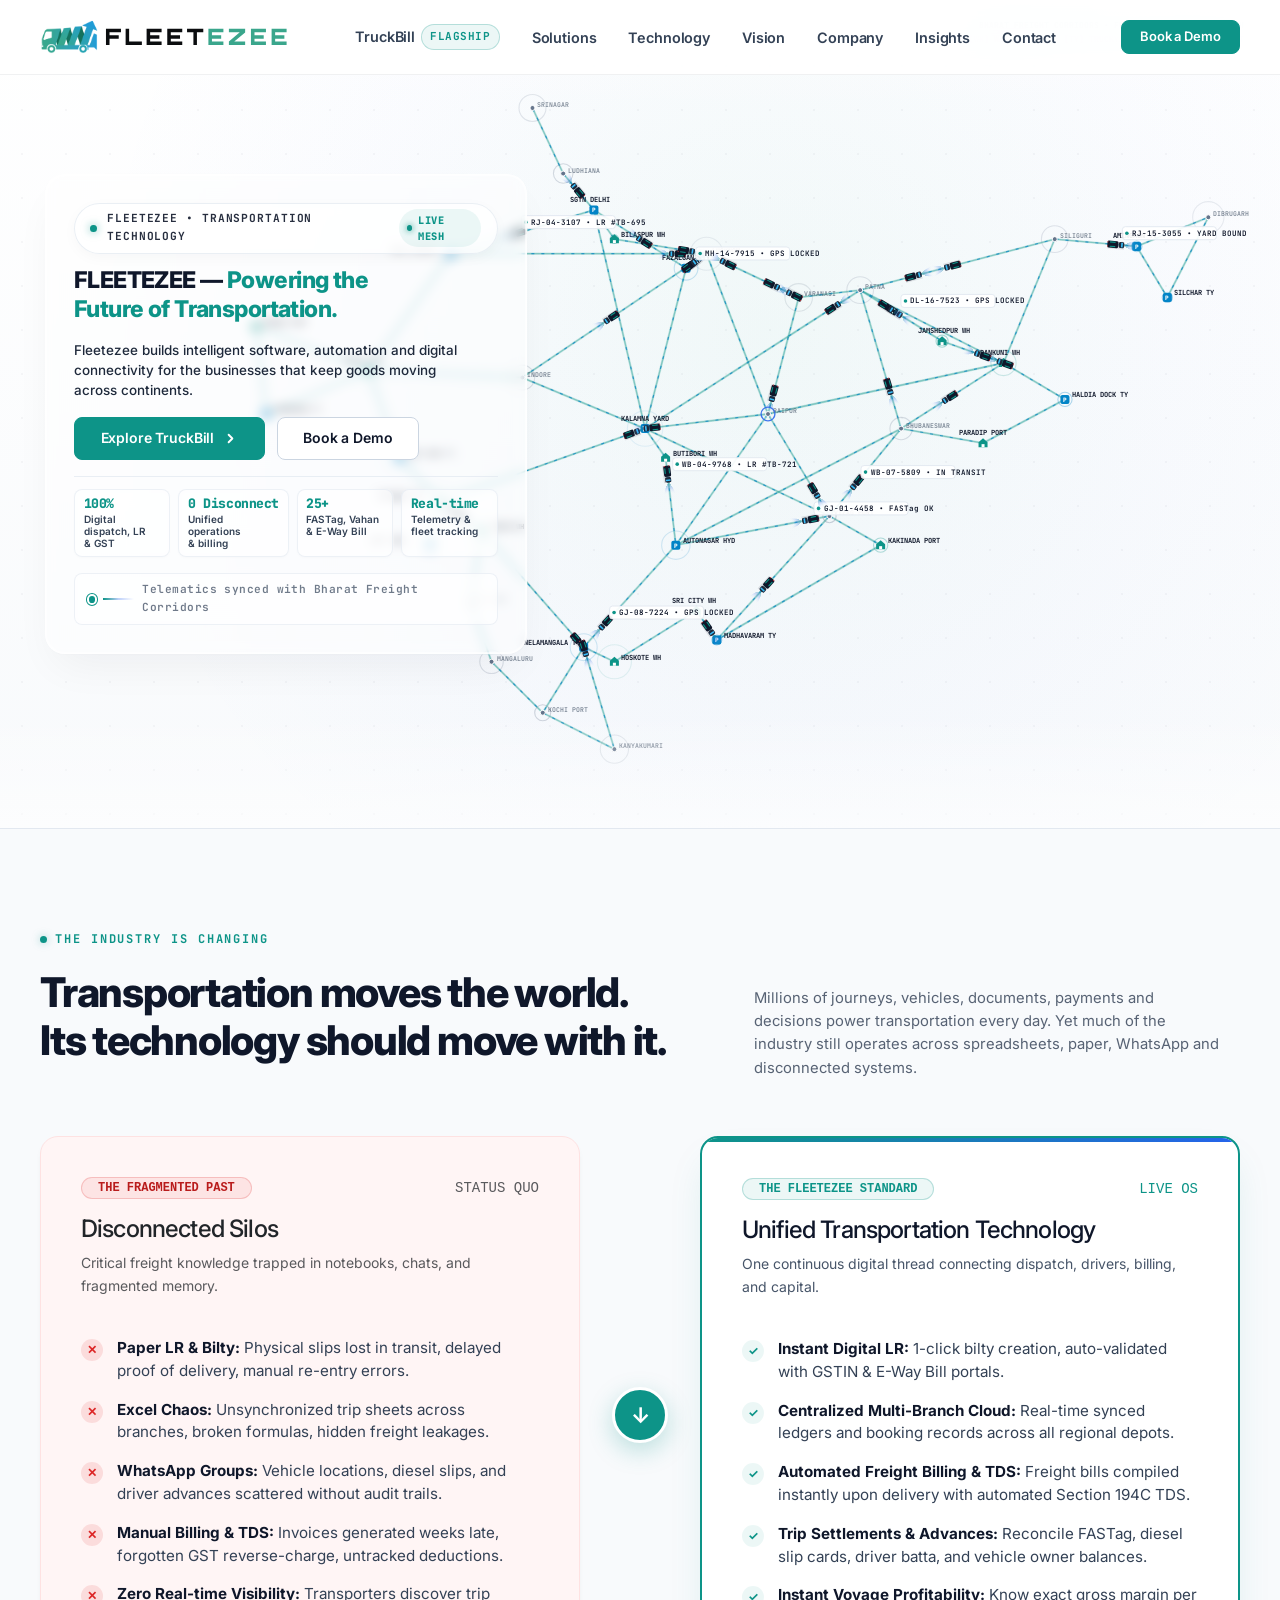
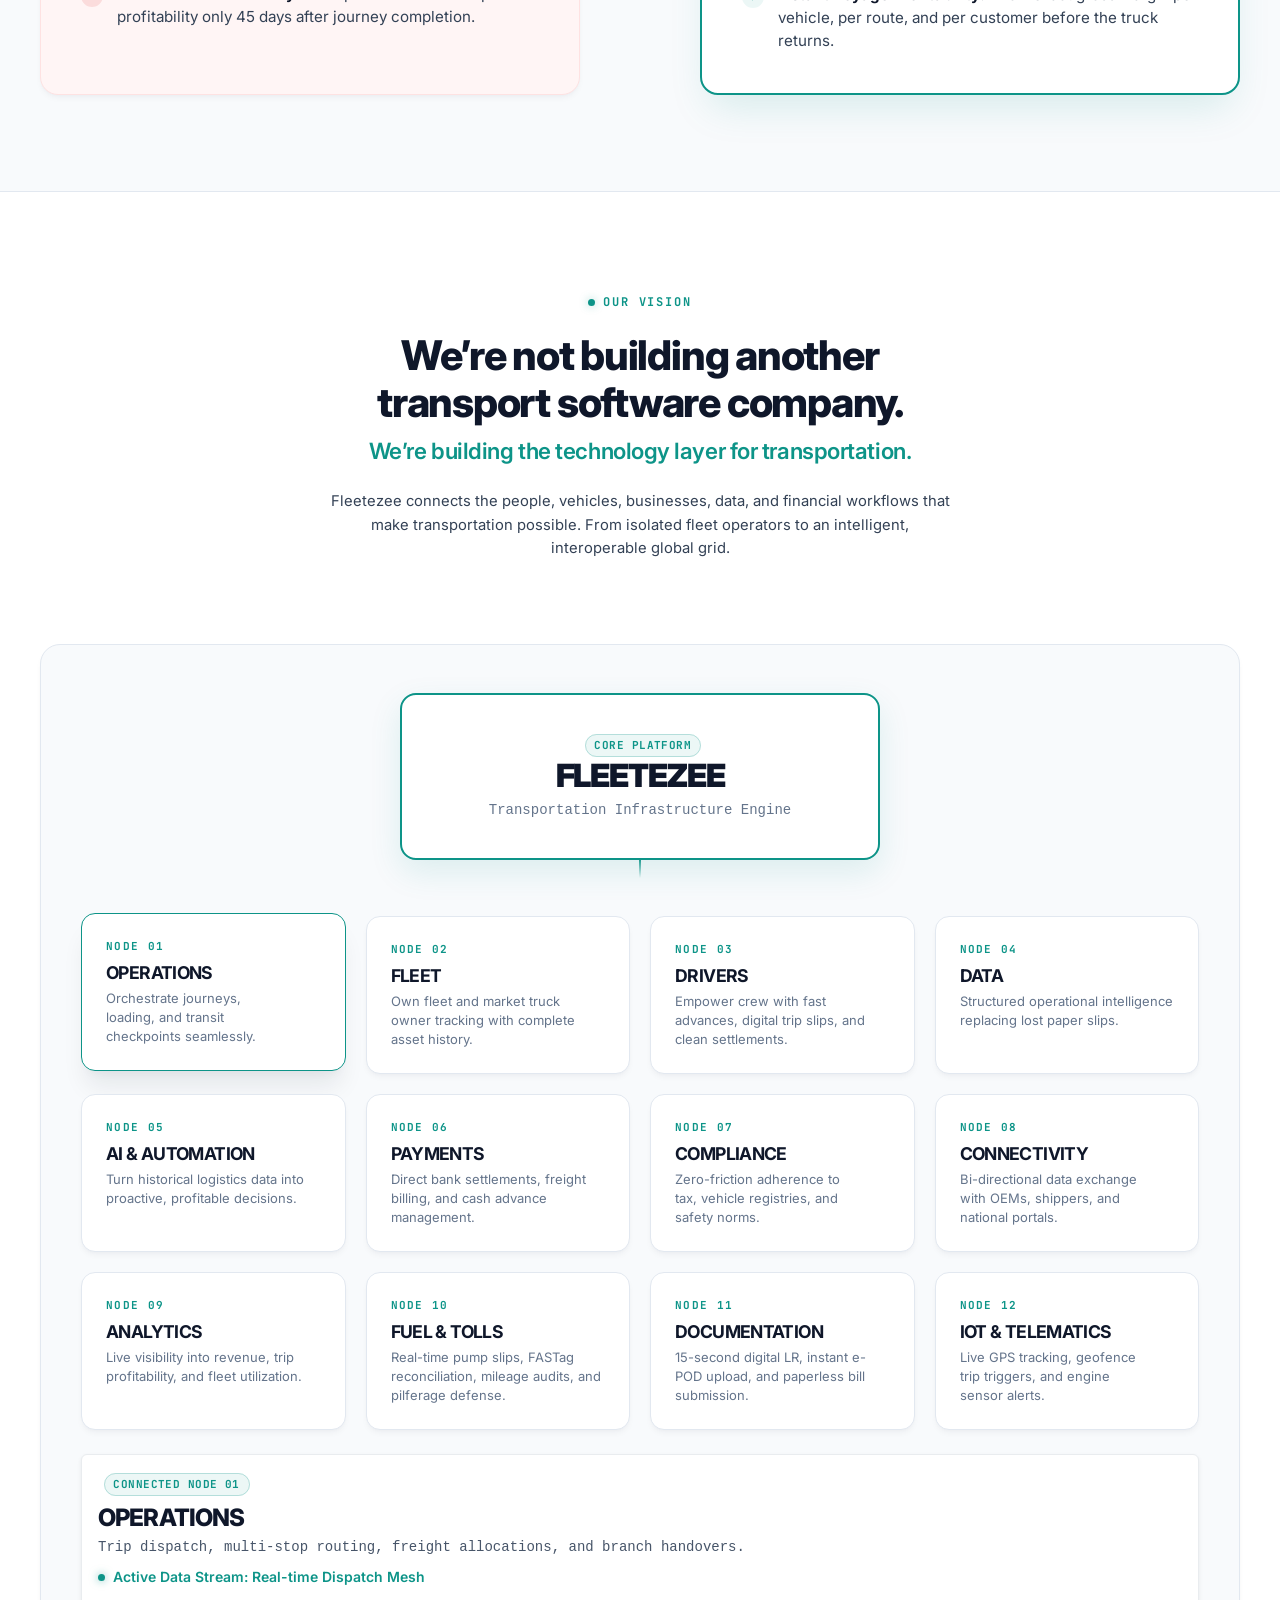
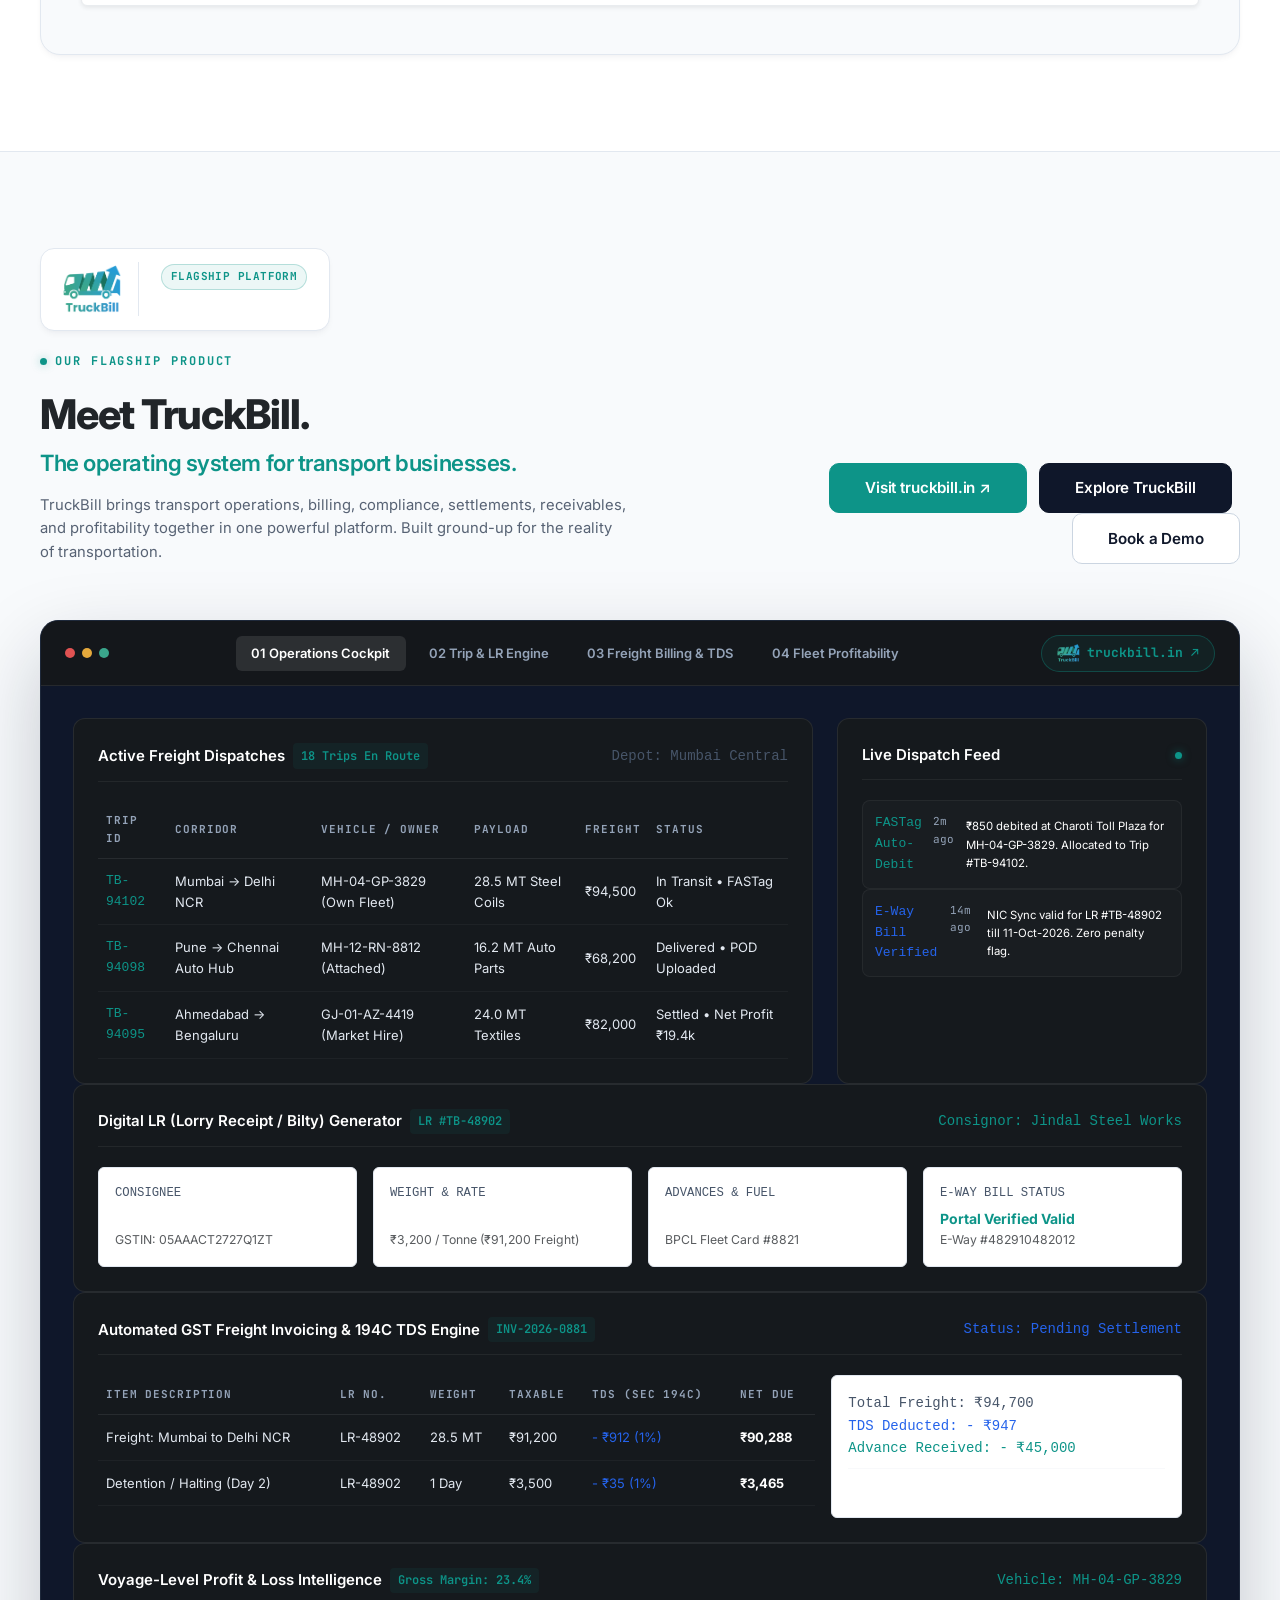
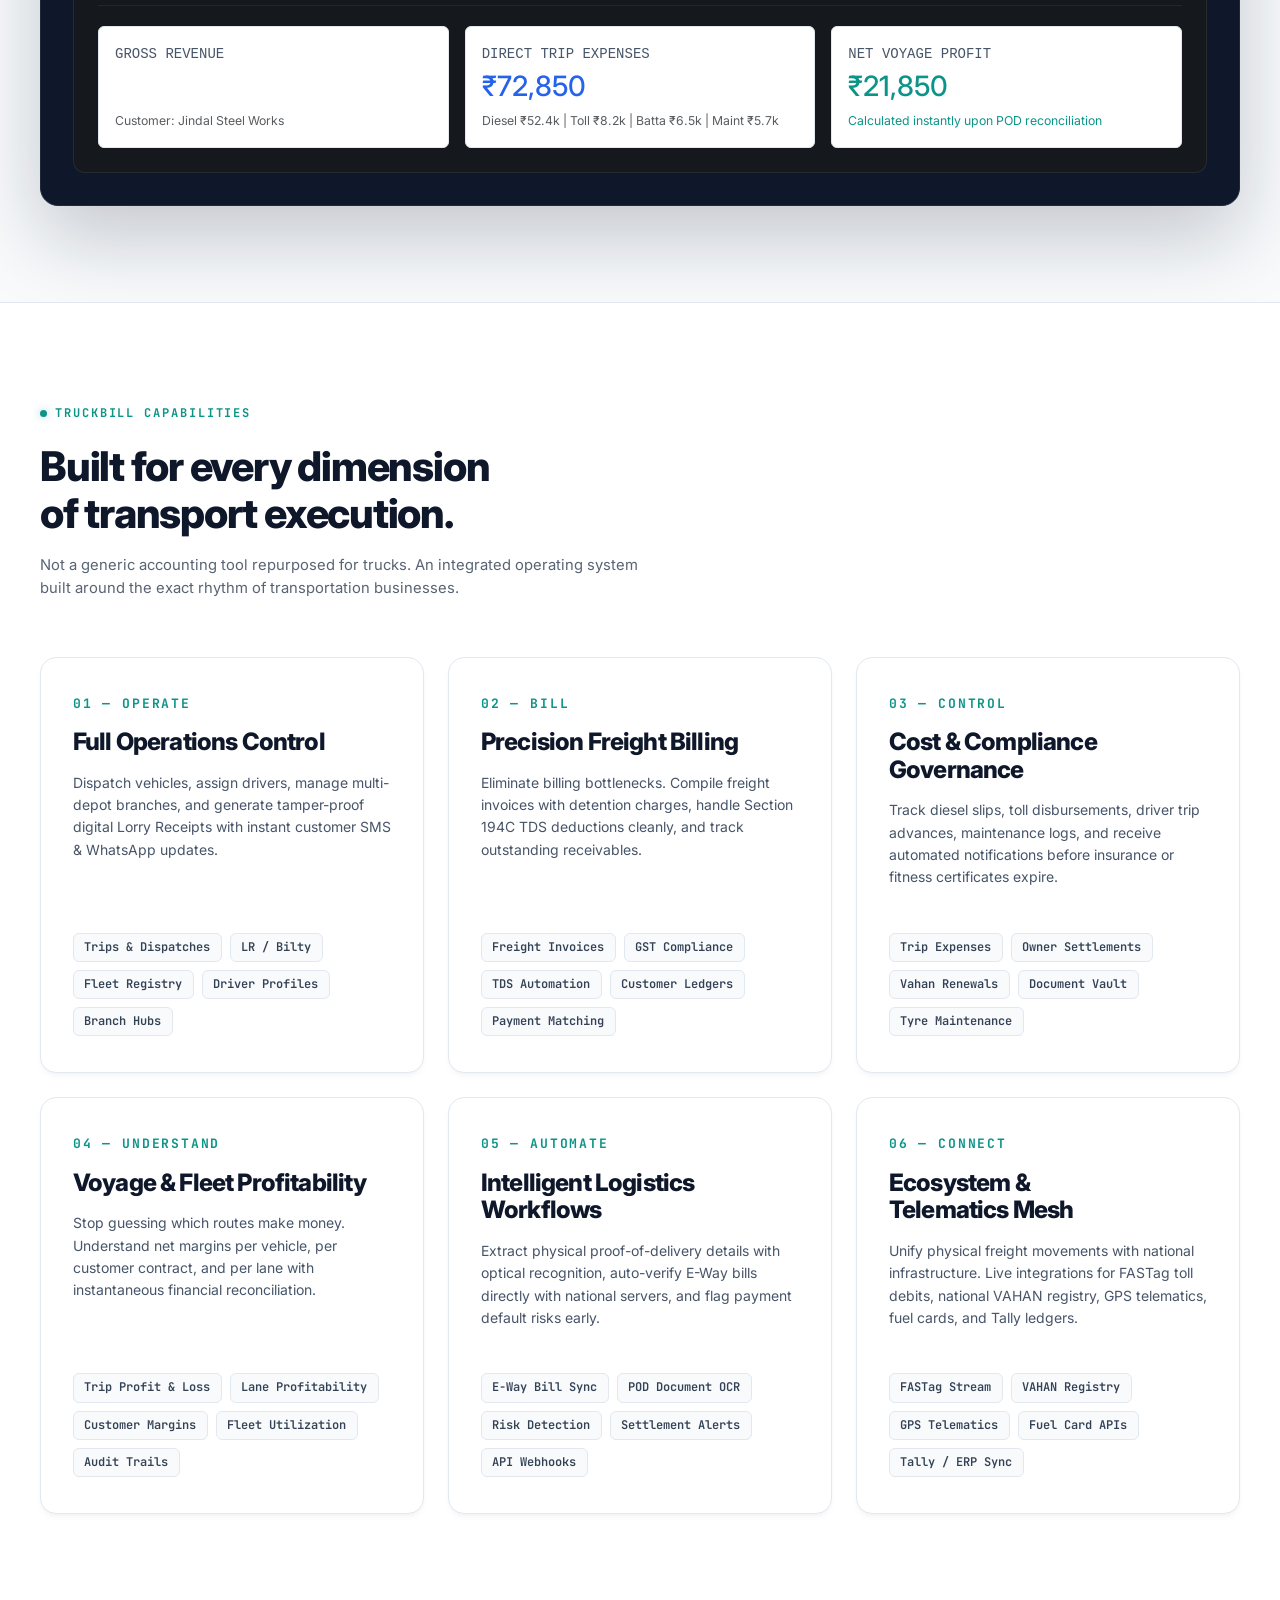
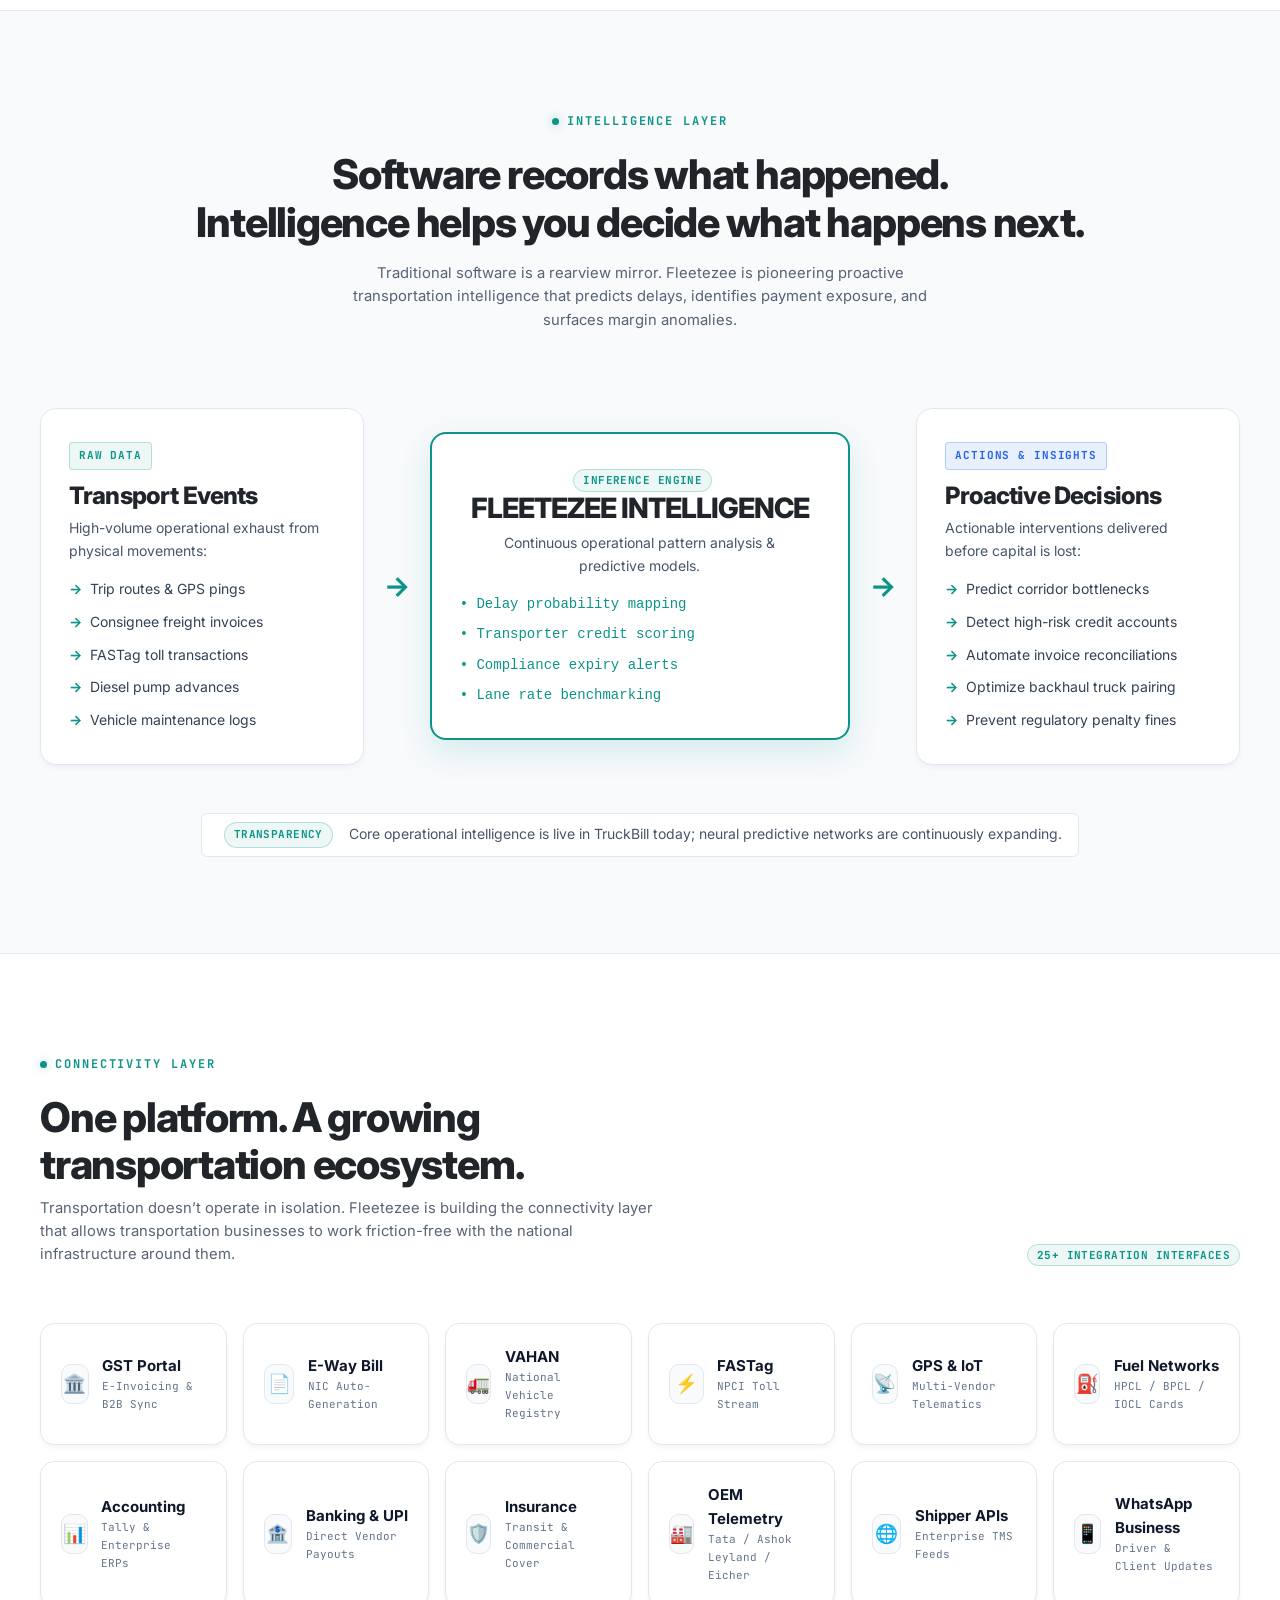
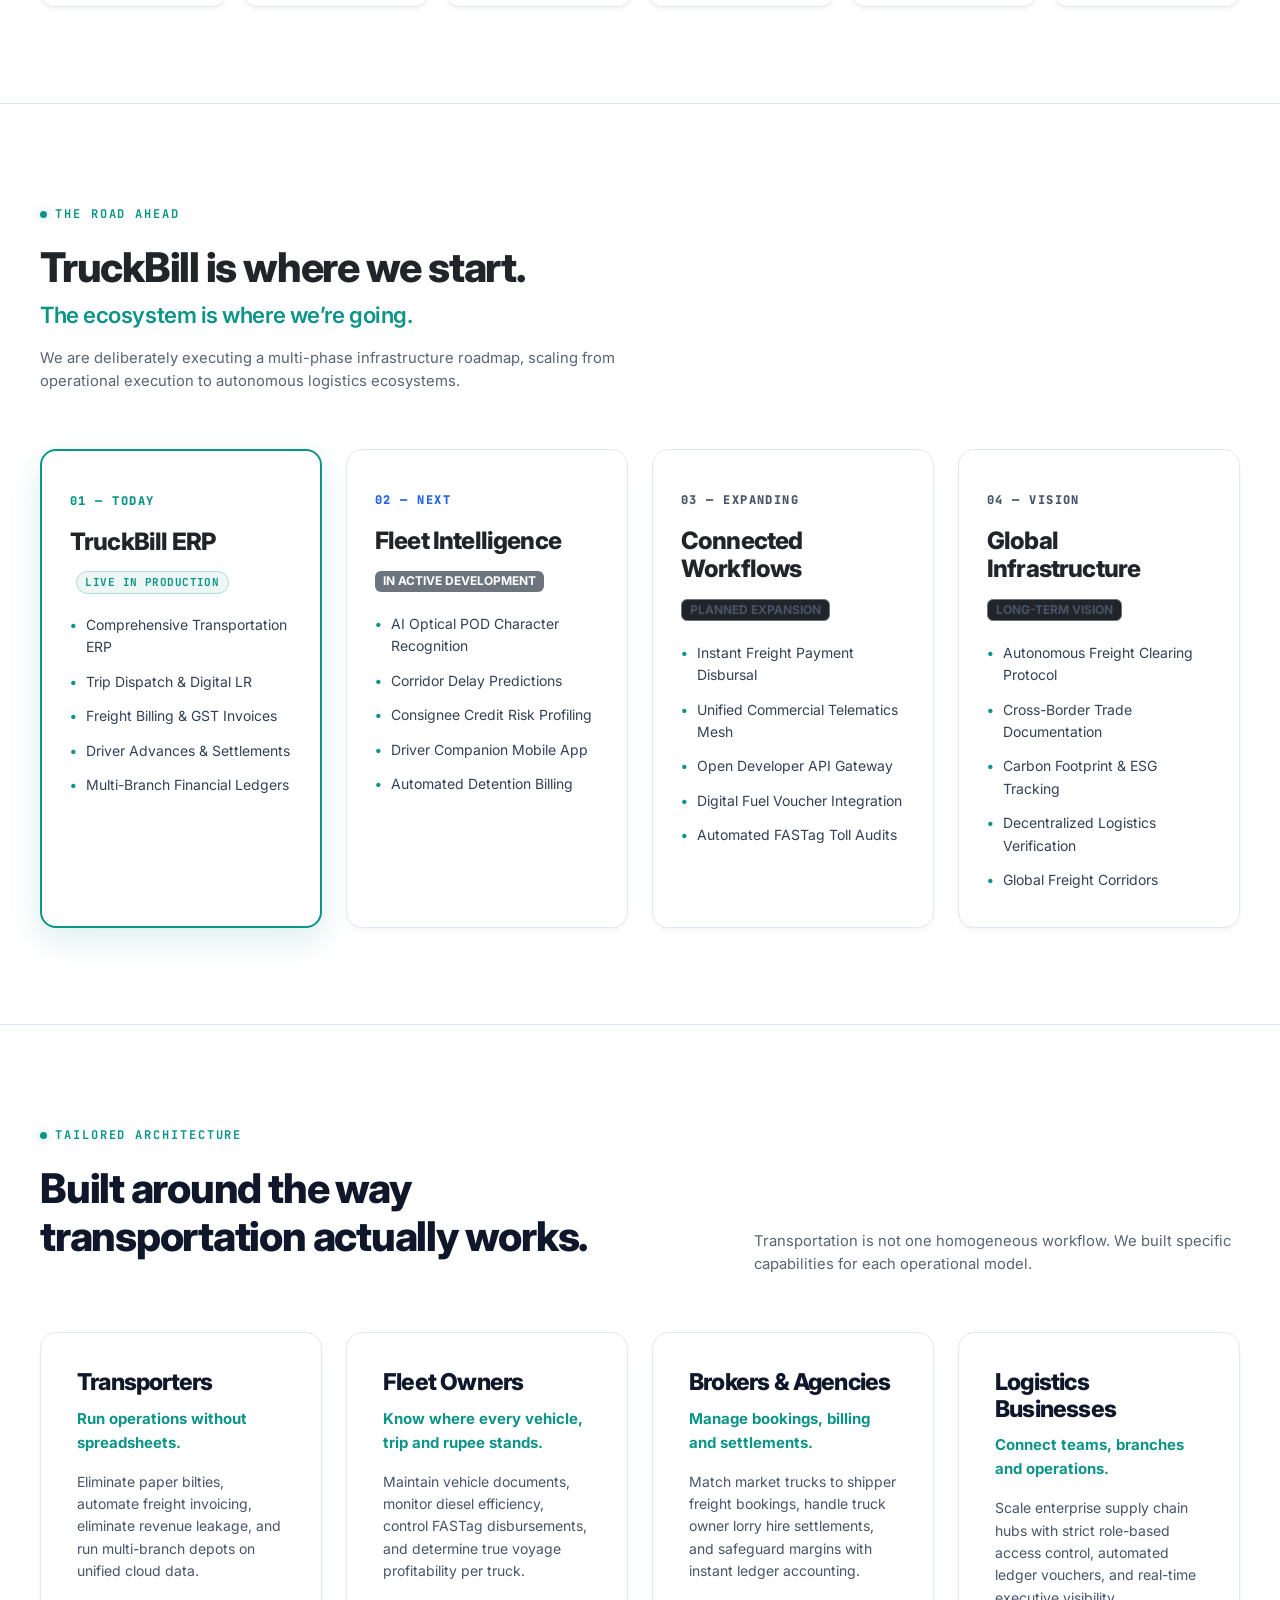
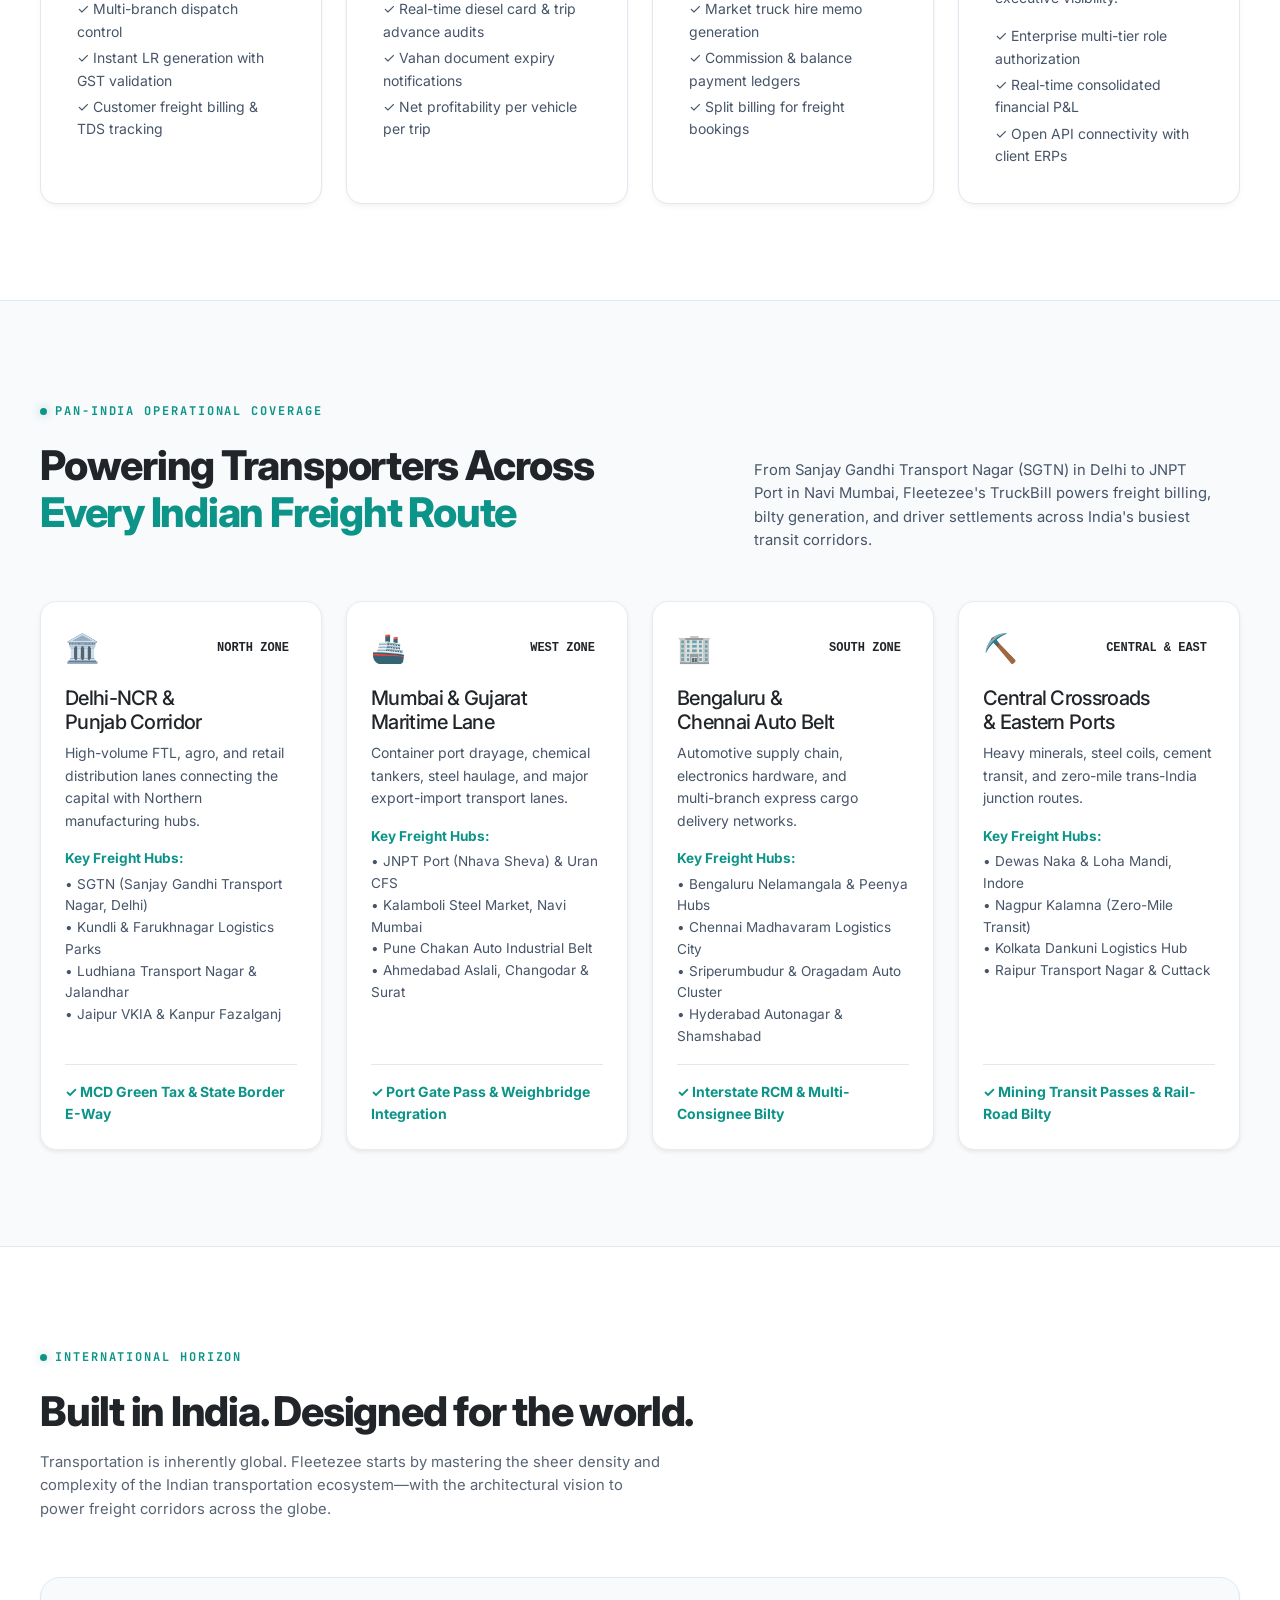
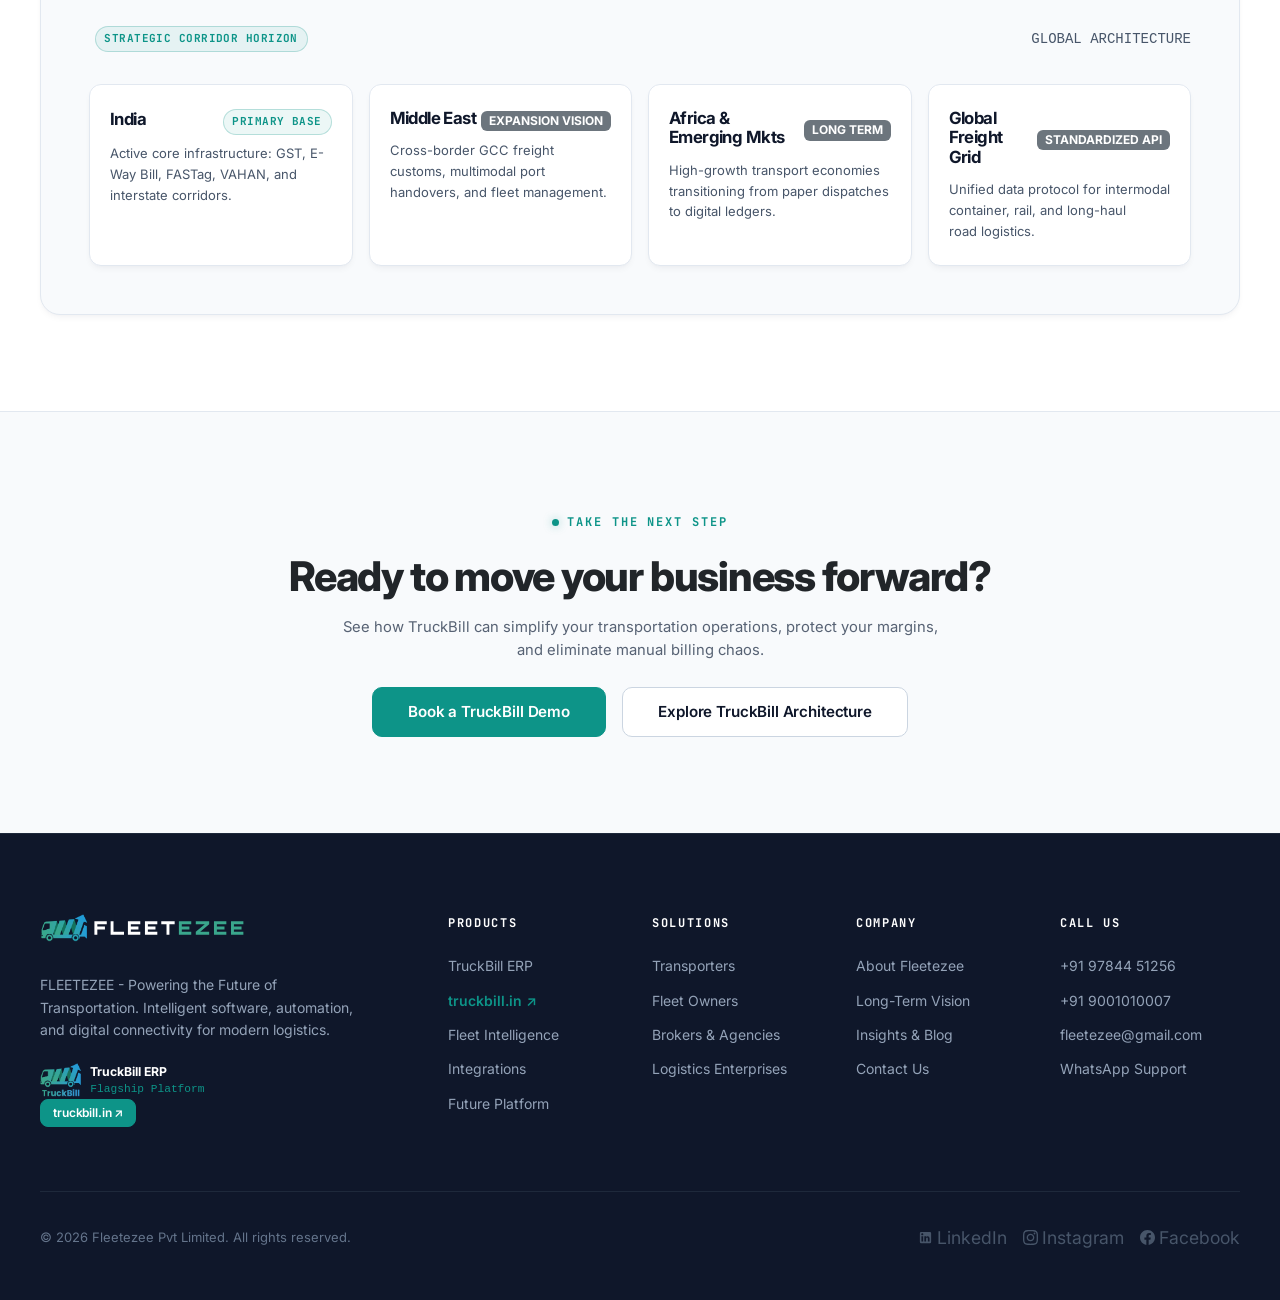
<file: index.html>
<!DOCTYPE html>
<html lang="en-IN">
<head>
  <meta charset="UTF-8">
  <meta name="viewport" content="width=device-width, initial-scale=1.0, maximum-scale=5.0">
  <title>FLEETEZEE — Powering the Future of Transportation | TruckBill ERP</title>
  <meta name="description" content="FLEETEZEE - Powering the Future of Transportation. Next-generation transport ERP, digital bilty (LR), real-time fleet operations, and freight settlement infrastructure.">
  <meta name="keywords" content="Transport ERP Software India, Fleet Management Software India, TruckBill ERP, Transportation SaaS, Fleetable alternative, LogiBrisk alternative, Fleetx alternative, Shipsy alternative, Bharat Software alternative, Bilty.software alternative, Digital LR Bilty Software, Section 194C TDS Software, FASTag Diesel Audit, Freight Broker Software, PTL Transport ERP, Multi-Branch Transport Software, Transport Billing Software, Fleet Intelligence, Logistics Automation">
  <meta name="author" content="Fleetezee Pvt Limited">
  
  <!-- Canonical & Alternate Links -->
  <link rel="canonical" href="https://fleetezee.com/">
  <link rel="alternate" hreflang="en-IN" href="https://fleetezee.com/">
  <link rel="alternate" hreflang="x-default" href="https://fleetezee.com/">

  <!-- Search Engine & Answer Engine Directives -->
  <meta name="robots" content="index, follow, max-image-preview:large, max-snippet:-1, max-video-preview:-1">
  <meta name="googlebot" content="index, follow, max-snippet:-1, max-image-preview:large">
  <meta name="bingbot" content="index, follow, max-snippet:-1, max-image-preview:large">

  <!-- Geographic & Indian Localization Metadata (Geo-Friendly SEO) -->
  <meta name="geo.region" content="IN-KA">
  <meta name="geo.placename" content="Bengaluru">
  <meta name="geo.position" content="12.9237;77.6842">
  <meta name="ICBM" content="12.9237, 77.6842">
  <meta name="geo.country" content="IN">
  <meta name="target" content="all">
  <meta name="audience" content="Transport Contractors, Fleet Owners, Logistics Agencies, Freight Brokers, India">

  <!-- Open Graph / Social Sharing -->
  <meta property="og:type" content="website">
  <meta property="og:locale" content="en_IN">
  <meta property="og:site_name" content="Fleetezee">
  <meta property="og:url" content="https://fleetezee.com/">
  <meta property="og:title" content="FLEETEZEE — Powering the Future of Transportation">
  <meta property="og:description" content="FLEETEZEE - Powering the Future of Transportation. Intelligent logistics software, digital bilty, and real-time fleet operations.">
  <meta property="og:image" content="https://fleetezee.com/assets/images/fleetezee-logo.svg">
  <meta property="og:image:width" content="1200">
  <meta property="og:image:height" content="630">
  <meta property="og:image:alt" content="Fleetezee — Technology for Modern Transportation">

  <!-- Twitter / X -->
  <meta name="twitter:card" content="summary_large_image">
  <meta name="twitter:site" content="@fleetezee">
  <meta name="twitter:title" content="FLEETEZEE — Powering the Future of Transportation">
  <meta name="twitter:description" content="FLEETEZEE - Powering the Future of Transportation. Intelligent logistics software, digital bilty, and real-time fleet operations.">
  <meta name="twitter:image" content="https://fleetezee.com/assets/images/fleetezee-logo.svg">

  <!-- Favicon -->
  <link rel="icon" type="image/x-icon" href="favicon.ico">
  <link rel="icon" type="image/svg+xml" href="assets/images/fleetezee-logo.svg">

  <!-- CSS Dependencies -->
  <link rel="stylesheet" href="assets/css/bootstrap.min.css">
  <link rel="stylesheet" href="assets/css/main.css">
  <link rel="stylesheet" href="assets/css/components.css">
  <link rel="stylesheet" href="assets/css/responsive.css">

  <!-- Schema.org JSON-LD Structured Data (AEO & SEO) -->
  <script type="application/ld+json">
{
  "@context": "https://schema.org",
  "@graph": [
    {
      "@type": "WebSite",
      "@id": "https://fleetezee.com/#website",
      "url": "https://fleetezee.com/",
      "name": "Fleetezee",
      "description": "Technology for the businesses that keep the world moving. Building the digital infrastructure for modern transportation.",
      "publisher": {
        "@id": "https://fleetezee.com/#organization"
      },
      "inLanguage": "en-IN"
    },
    {
      "@type": "Organization",
      "@id": "https://fleetezee.com/#organization",
      "name": "Fleetezee",
      "legalName": "Fleetezee Pvt Limited",
      "url": "https://fleetezee.com/",
      "logo": {
        "@type": "ImageObject",
        "url": "https://fleetezee.com/assets/images/fleetezee-logo.svg",
        "width": "180",
        "height": "28"
      },
      "description": "Transportation technology company building high-performance software infrastructure, operating systems, and automation platforms for freight transport.",
      "address": {
        "@type": "PostalAddress",
        "addressLocality": "Bengaluru",
        "addressRegion": "Karnataka",
        "postalCode": "560103",
        "addressCountry": "IN"
      },
      "contactPoint": {
        "@type": "ContactPoint",
        "telephone": "+91-98200-00000",
        "contactType": "customer support",
        "areaServed": "IN",
        "availableLanguage": [
          "English",
          "Hindi"
        ]
      },
      "sameAs": [
        "https://www.truckbill.in/",
        "https://www.linkedin.com/company/fleetezee",
        "https://twitter.com/fleetezee"
      ]
    },
    {
      "@type": "SoftwareApplication",
      "@id": "https://fleetezee.com/#truckbill",
      "name": "TruckBill ERP",
      "operatingSystem": "Web, Cloud (Chrome, Edge, Safari, Mobile)",
      "applicationCategory": "BusinessApplication",
      "description": "Comprehensive transportation ERP and operating system for Indian transport contractors, fleet owners, and freight brokers. Automates digital LR bilty generation, trip dispatch, market lorry settlements, FASTag audits, and Section 194C TDS invoicing.",
      "aggregateRating": {
        "@type": "AggregateRating",
        "ratingValue": "4.9",
        "reviewCount": "520",
        "bestRating": "5"
      },
      "creator": {
        "@id": "https://fleetezee.com/#organization"
      },
      "featureList": [
        "Digital LR & Bilty Engine with Dot-Matrix Print Alignment",
        "Trip Dispatch & Vehicle Allocation",
        "Market Vehicle & Broker Settlement with Commission Lock",
        "Customer GST Invoicing with Automated Section 194C TDS",
        "Diesel Pump Slip & FASTag Toll Reconciliation",
        "Mobile POD Photo Capture",
        "Transport Double-Entry Khata & Party Ledgers",
        "Vehicle-Wise Monthly Net Profit & Loss",
        "Driver Trip Advance & Fuel Passbook",
        "Proactive Commercial Vehicle Document Expiry Alerts",
        "Multi-Branch Centralized Visibility",
        "WhatsApp Business Cloud Integration"
      ]
    },
    {
      "@type": "FAQPage",
      "@id": "https://fleetezee.com/#faq",
      "mainEntity": [
        {
          "@type": "Question",
          "name": "What is Fleetezee and what does it build?",
          "acceptedAnswer": {
            "@type": "Answer",
            "text": "Fleetezee is a transportation technology company building digital infrastructure, intelligent cloud workflows, and modern operating systems for the freight transport industry. Its flagship platform is TruckBill ERP."
          }
        },
        {
          "@type": "Question",
          "name": "What is TruckBill ERP?",
          "acceptedAnswer": {
            "@type": "Answer",
            "text": "TruckBill ERP is India's leading operating system for transportation businesses. It digitizes the entire lifecycle of transport operations, from loading slips and LR (bilty) generation to market lorry settlements, FASTag fuel reconciliation, and Section 194C TDS customer invoicing."
          }
        },
        {
          "@type": "Question",
          "name": "How does Fleetezee support Indian tax and transport compliance?",
          "acceptedAnswer": {
            "@type": "Answer",
            "text": "TruckBill complies fully with Indian GST (Reverse Charge Mechanism RCM and Forward Charge Mechanism FCM), Section 194C TDS (1% individual, 2% company), Pan-10 declaration tracking, and E-Way bill validations."
          }
        },
        {
          "@type": "Question",
          "name": "How can transport companies book a demonstration?",
          "acceptedAnswer": {
            "@type": "Answer",
            "text": "Fleets and transport contractors can schedule a personalized 1-on-1 walkthrough via fleetezee.com/contact.html or call +91 97844 51256."
          }
        }
      ]
    }
  ]
}
  </script>
  <link rel="sitemap" type="application/xml" title="Sitemap" href="https://fleetezee.com/sitemap.xml">
  <link rel="manifest" href="https://fleetezee.com/site.webmanifest">
  <meta name="theme-color" content="#0B0D0F">
</head>
<body>

  <!-- ==========================================================================
       HEADER & NAVIGATION
       ========================================================================== -->
  <header class="fz-header" id="mainHeader">
    <div class="container-fz">
      <div class="header-inner">
        <!-- Logo -->
        <a href="index.html" class="header-logo-link" aria-label="Fleetezee Home">
          <img src="assets/images/fleetezee-logo-dark.svg?v=3" alt="FLEETEZEE" width="236" height="32">
        </a>

        <!-- Desktop Navigation -->
        <nav aria-label="Primary Navigation">
          <ul class="nav-desktop-links">
            <li>
              <a href="truckbill.html" class="d-inline-flex align-items-center">
                TruckBill <span class="badge-flagship">Flagship</span>
              </a>
            </li>
            <li><a href="solutions.html">Solutions</a></li>
            <li><a href="technology.html">Technology</a></li>
            <li><a href="vision.html">Vision</a></li>
            <li><a href="about.html">Company</a></li>
            <li><a href="insights.html">Insights</a></li>
            <li><a href="contact.html">Contact</a></li>
          </ul>
        </nav>

        <!-- Desktop Action -->
        <div class="nav-desktop-cta">
          <button class="btn-fz btn-fz-teal btn-fz-sm" data-open-demo data-demo-source="header_desktop">
            Book a Demo
          </button>
        </div>

        <!-- Mobile Hamburger Toggle -->
        <button class="hamburger-toggle" id="hamburgerBtn" aria-label="Toggle navigation menu" aria-expanded="false">
          <span class="hamburger-line"></span>
          <span class="hamburger-line"></span>
          <span class="hamburger-line"></span>
        </button>
      </div>
    </div>
  </header>

  <!-- Mobile Navigation Drawer -->
  <div class="mobile-nav-drawer" id="mobileDrawer" aria-hidden="true">
    <div>
      <div class="d-flex align-items-center justify-content-between mb-4">
        <span class="eyebrow mb-0">Menu</span>
      </div>
      <ul class="mobile-nav-links">
        <li>
          <a href="truckbill.html">
            <span>TruckBill ERP</span>
            <span class="badge-flagship">Flagship</span>
          </a>
        </li>
        <li><a href="solutions.html"><span>Solutions</span> <span>→</span></a></li>
        <li><a href="technology.html"><span>Technology & AI</span> <span>→</span></a></li>
        <li><a href="vision.html"><span>Our Vision</span> <span>→</span></a></li>
        <li><a href="about.html"><span>Company & Story</span> <span>→</span></a></li>
        <li><a href="insights.html"><span>Insights</span> <span>→</span></a></li>
        <li><a href="contact.html"><span>Contact Us</span> <span>→</span></a></li>
      </ul>
    </div>
    <div>
      <button class="btn-fz btn-fz-teal w-100 py-3 mb-2" data-open-demo data-demo-source="mobile_drawer">
        Book a TruckBill Demo
      </button>
      <p class="text-center text-muted-dark small mb-0 font-monospace">Technology for modern transportation</p>
    </div>
  </div>

  <main id="mainContent">

    <!-- ==========================================================================
         1. HERO SECTION (DARK CINEMATIC WITH INTERACTIVE CANVAS)
         ========================================================================== -->
    <section class="hero-section" id="hero">
      <canvas class="hero-telematics-canvas" aria-hidden="true"></canvas>
      <div class="hero-vignette"></div>

      <div class="container-hero">
        <div class="row justify-content-start align-items-center">
          <!-- LEFT COLUMN: Sleek Frosted Glass Card with Executive Typography & Live Metrics -->
          <div class="col-lg-6 col-xl-5 col-xxl-5 hero-content">
            <div class="hero-glass-card">
              <!-- Translucent Eyebrow Pill with Live Pulse -->
              <div class="hero-badge-pill">
                <span class="hero-badge-dot"></span>
                <span>FLEETEZEE &bull; TRANSPORTATION TECHNOLOGY</span>
                <span class="badge-live-pulse ms-2">LIVE MESH</span>
              </div>

              <!-- Main Headline (Grand Classy Proportions) -->
              <h1 class="display-hero mb-3">
                <span>FLEETEZEE</span> &mdash; <span class="text-teal">Powering the Future of Transportation.</span>
              </h1>

              <!-- Supporting Paragraph with Modern Slate -->
              <p class="hero-lead-text mb-3">
                Fleetezee builds intelligent software, automation and digital connectivity for the businesses that keep goods moving across continents.
              </p>

              <!-- Actions -->
              <div class="hero-cta-group">
                <a href="truckbill.html" class="btn-fz btn-fz-teal btn-fz-md">
                  Explore TruckBill
                  <svg width="15" height="15" viewBox="0 0 16 16" fill="none"><path d="M6 12L10 8L6 4" stroke="currentColor" stroke-width="2" stroke-linecap="round" stroke-linejoin="round"/></svg>
                </a>
                <button class="btn-fz btn-fz-outline-dark btn-fz-md" data-open-demo data-demo-source="hero_primary">
                  Book a Demo
                </button>
              </div>

              <!-- Compact Translucent Frosted Metrics Strip -->
              <div class="hero-metrics-strip mt-3">
                <div class="hero-metric-item">
                  <h4 data-counter-target="100" data-counter-suffix="%">100%</h4>
                  <p>Digital dispatch, LR & GST</p>
                </div>
                <div class="hero-metric-item">
                  <h4 data-counter-target="0" data-counter-suffix=" Disconnect">0 Disconnect</h4>
                  <p>Unified operations & billing</p>
                </div>
                <div class="hero-metric-item">
                  <h4 data-counter-target="25" data-counter-suffix="+">25+</h4>
                  <p>FASTag, Vahan & E-Way Bill</p>
                </div>
                <div class="hero-metric-item">
                  <h4>Real-time</h4>
                  <p>Telemetry & fleet tracking</p>
                </div>
              </div>

              <!-- Smart Translucent Connector -->
              <div class="hero-text-connector d-none d-lg-flex align-items-center gap-2 mt-3">
                <span class="connector-dot"></span>
                <span class="connector-line"></span>
                <span class="connector-label">Telematics synced with Bharat Freight Corridors</span>
              </div>
            </div>
          </div>
        </div>
      </div>
    </section>

    <!-- ==========================================================================
         2. THE INDUSTRY SECTION (TRANSITION FROM DARK TO LIGHT)
         ========================================================================== -->
    <section class="transformation-section" id="industryShift">
      <div class="container-fz">
        <div class="row justify-content-between align-items-end">
          <div class="col-lg-7">
            <span class="eyebrow eyebrow-light">The Industry Is Changing</span>
            <h2 class="display-section mb-3">
              Transportation moves the world. Its technology should move with it.
            </h2>
          </div>
          <div class="col-lg-5">
            <p class="lead-text mb-0">
              Millions of journeys, vehicles, documents, payments and decisions power transportation every day. Yet much of the industry still operates across spreadsheets, paper, WhatsApp and disconnected systems.
            </p>
          </div>
        </div>

        <!-- The Transformation Architecture -->
        <div class="transform-grid">
          <!-- Legacy Card -->
          <div class="transform-card transform-card-legacy">
            <div class="d-flex align-items-center justify-content-between mb-3">
              <span class="transform-badge badge rounded-pill px-3 py-1 font-monospace small">THE FRAGMENTED PAST</span>
              <span class="font-monospace text-muted small">STATUS QUO</span>
            </div>
            <h3 class="h4 mb-2 text-dark">Disconnected Silos</h3>
            <p class="text-muted small mb-3">Critical freight knowledge trapped in notebooks, chats, and fragmented memory.</p>

            <ul class="transform-list">
              <li class="transform-item">
                <span class="transform-item-icon icon-legacy">✕</span>
                <div><strong>Paper LR & Bilty:</strong> Physical slips lost in transit, delayed proof of delivery, manual re-entry errors.</div>
              </li>
              <li class="transform-item">
                <span class="transform-item-icon icon-legacy">✕</span>
                <div><strong>Excel Chaos:</strong> Unsynchronized trip sheets across branches, broken formulas, hidden freight leakages.</div>
              </li>
              <li class="transform-item">
                <span class="transform-item-icon icon-legacy">✕</span>
                <div><strong>WhatsApp Groups:</strong> Vehicle locations, diesel slips, and driver advances scattered without audit trails.</div>
              </li>
              <li class="transform-item">
                <span class="transform-item-icon icon-legacy">✕</span>
                <div><strong>Manual Billing & TDS:</strong> Invoices generated weeks late, forgotten GST reverse-charge, untracked deductions.</div>
              </li>
              <li class="transform-item">
                <span class="transform-item-icon icon-legacy">✕</span>
                <div><strong>Zero Real-time Visibility:</strong> Transporters discover trip profitability only 45 days after journey completion.</div>
              </li>
            </ul>
          </div>

          <!-- Transformation Vector -->
          <div class="transform-divider-col">
            <div class="transform-shift-arrow" aria-label="Transforms Into">
              ↓
            </div>
          </div>

          <!-- Modern Fleetezee Card -->
          <div class="transform-card transform-card-modern">
            <div class="d-flex align-items-center justify-content-between mb-3">
              <span class="transform-badge badge rounded-pill px-3 py-1 font-monospace small">THE FLEETEZEE STANDARD</span>
              <span class="font-monospace text-teal small">LIVE OS</span>
            </div>
            <h3 class="h4 mb-2 text-dark" style="color: #0F172A !important;">Unified Transportation Technology</h3>
            <p class="small mb-3" style="color: #475569 !important;">One continuous digital thread connecting dispatch, drivers, billing, and capital.</p>

            <ul class="transform-list">
              <li class="transform-item">
                <span class="transform-item-icon icon-modern">✓</span>
                <div><strong>Instant Digital LR:</strong> 1-click bilty creation, auto-validated with GSTIN & E-Way Bill portals.</div>
              </li>
              <li class="transform-item">
                <span class="transform-item-icon icon-modern">✓</span>
                <div><strong>Centralized Multi-Branch Cloud:</strong> Real-time synced ledgers and booking records across all regional depots.</div>
              </li>
              <li class="transform-item">
                <span class="transform-item-icon icon-modern">✓</span>
                <div><strong>Automated Freight Billing & TDS:</strong> Freight bills compiled instantly upon delivery with automated Section 194C TDS.</div>
              </li>
              <li class="transform-item">
                <span class="transform-item-icon icon-modern">✓</span>
                <div><strong>Trip Settlements & Advances:</strong> Reconcile FASTag, diesel slip cards, driver batta, and vehicle owner balances.</div>
              </li>
              <li class="transform-item">
                <span class="transform-item-icon icon-modern">✓</span>
                <div><strong>Instant Voyage Profitability:</strong> Know exact gross margin per vehicle, per route, and per customer before the truck returns.</div>
              </li>
            </ul>
          </div>
        </div>
      </div>
    </section>

    <!-- ==========================================================================
         3. SECTION — FLEETEZEE VISION & ECOSYSTEM
         ========================================================================== -->
    <section class="vision-ecosystem-section" id="vision">
      <div class="container-fz">
        <div class="row justify-content-center text-center">
          <div class="col-lg-9">
            <span class="eyebrow">Our Vision</span>
            <h2 class="display-section text-dark mb-2" style="color: #0F172A !important;">
              We’re not building another transport software company.
            </h2>
            <p class="display-sub text-teal mb-4">
              We’re building the technology layer for transportation.
            </p>
            <p class="lead-text mx-auto" style="color: #334155 !important;">
              Fleetezee connects the people, vehicles, businesses, data, and financial workflows that make transportation possible. From isolated fleet operators to an intelligent, interoperable global grid.
            </p>
          </div>
        </div>

        <!-- Animated Interactive Ecosystem Architecture -->
        <div class="ecosystem-hub-container">
          <!-- Central Hub -->
          <div class="ecosystem-core-node">
            <span class="badge-flagship mb-2">CORE PLATFORM</span>
            <h3 class="h2 text-dark mb-1" style="color: #0F172A !important; font-weight: 900;">FLEETEZEE</h3>
            <p class="font-monospace small mb-0" style="color: #64748B !important;">Transportation Infrastructure Engine</p>
          </div>

          <!-- Dynamic Node Grid -->
          <div class="ecosystem-nodes-grid">
            <div class="ecosystem-node-card active" data-detail="Trip dispatch, multi-stop routing, freight allocations, and branch handovers." data-tech="Real-time Dispatch Mesh">
              <div class="node-tag">Node 01</div>
              <h4>OPERATIONS</h4>
              <p>Orchestrate journeys, loading, and transit checkpoints seamlessly.</p>
            </div>

            <div class="ecosystem-node-card" data-detail="Vehicle lifecycle, maintenance alerts, fitness, insurance, and tyre telemetry." data-tech="Vahan API + Asset Telemetry">
              <div class="node-tag">Node 02</div>
              <h4>FLEET</h4>
              <p>Own fleet and market truck owner tracking with complete asset history.</p>
            </div>

            <div class="ecosystem-node-card" data-detail="Driver licenses, batta settlements, trip allowances, and performance records." data-tech="Driver Portal & Mobile Handover">
              <div class="node-tag">Node 03</div>
              <h4>DRIVERS</h4>
              <p>Empower crew with fast advances, digital trip slips, and clean settlements.</p>
            </div>

            <div class="ecosystem-node-card" data-detail="Freight audit trails, transactional ledgers, and tamper-resistant documentation." data-tech="Time-Series Logistics Event Store">
              <div class="node-tag">Node 04</div>
              <h4>DATA</h4>
              <p>Structured operational intelligence replacing lost paper slips.</p>
            </div>

            <div class="ecosystem-node-card" data-detail="Anomaly detection, delay prediction, payment default risks, and profit forecasting." data-tech="Fleetezee Neural Dispatch Engine">
              <div class="node-tag">Node 05</div>
              <h4>AI & AUTOMATION</h4>
              <p>Turn historical logistics data into proactive, profitable decisions.</p>
            </div>

            <div class="ecosystem-node-card" data-detail="Automated freight vouchers, Section 194C TDS deduction, and driver payouts." data-tech="Integrated Banking & Ledgers">
              <div class="node-tag">Node 06</div>
              <h4>PAYMENTS</h4>
              <p>Direct bank settlements, freight billing, and cash advance management.</p>
            </div>

            <div class="ecosystem-node-card" data-detail="GST e-invoicing, E-Way Bill generation, permit renewals, and tax reports." data-tech="NIC / E-Way Bill Portal Sync">
              <div class="node-tag">Node 07</div>
              <h4>COMPLIANCE</h4>
              <p>Zero-friction adherence to tax, vehicle registries, and safety norms.</p>
            </div>

            <div class="ecosystem-node-card" data-detail="Open Webhooks, gRPC interfaces, FASTag toll reconciliation, and GPS sensors." data-tech="Open Transport API Protocol">
              <div class="node-tag">Node 08</div>
              <h4>CONNECTIVITY</h4>
              <p>Bi-directional data exchange with OEMs, shippers, and national portals.</p>
            </div>

            <div class="ecosystem-node-card" data-detail="Margin per ton-km, route density, demurrage loss, and customer profitability." data-tech="Executive Intelligence Cockpit">
              <div class="node-tag">Node 09</div>
              <h4>ANALYTICS</h4>
              <p>Live visibility into revenue, trip profitability, and fleet utilization.</p>
            </div>

            <div class="ecosystem-node-card" data-detail="Fuel slip audit against trip passbook, automated FASTag toll debits, and route mileage checks." data-tech="Oil PSU & FASTag NPCI Toll Gateway">
              <div class="node-tag">Node 10</div>
              <h4>FUEL & TOLLS</h4>
              <p>Real-time pump slips, FASTag reconciliation, mileage audits, and pilferage defense.</p>
            </div>

            <div class="ecosystem-node-card" data-detail="Instant bilty creation, consignee mobile e-POD signature capture, and detention tracking." data-tech="Intelligent OCR + Secure Cloud Document Vault">
              <div class="node-tag">Node 11</div>
              <h4>DOCUMENTATION</h4>
              <p>15-second digital LR, instant e-POD upload, and paperless bill submission.</p>
            </div>

            <div class="ecosystem-node-card" data-detail="AIS-140 GPS telematics streaming, geofence trip triggers, harsh braking, and cold-chain reefer sensors." data-tech="AIS-140 IoT Stream + OBD-II Bridge">
              <div class="node-tag">Node 12</div>
              <h4>IOT & TELEMATICS</h4>
              <p>Live GPS tracking, geofence trip triggers, and engine sensor alerts.</p>
            </div>
          </div>

          <!-- Dynamic Active Node Detail Card -->
          <div class="mt-4" id="ecoNodeDetail">
            <div class="eco-detail-box p-3 rounded bg-white border border-light-subtle shadow-sm">
              <span class="badge-flagship">CONNECTED NODE 01</span>
              <h4 class="text-dark mt-2 mb-1" style="color: #0F172A !important; font-weight: 800;">OPERATIONS</h4>
              <p class="mb-2 font-monospace small" style="color: #475569 !important;">Trip dispatch, multi-stop routing, freight allocations, and branch handovers.</p>
              <div class="d-flex align-items-center gap-2 small text-teal">
                <span class="hero-badge-dot"></span>
                <span style="color: #0D9488 !important; font-weight: 600;">Active Data Stream: Real-time Dispatch Mesh</span>
              </div>
            </div>
          </div>
        </div>
      </div>
    </section>

    <!-- ==========================================================================
         4. FLAGSHIP PRODUCT — TRUCKBILL
         ========================================================================== -->
    <section class="truckbill-showcase-section" id="truckbill">
      <div class="container-fz">
        <div class="row align-items-end justify-content-between">
          <div class="col-lg-7">
            <!-- TruckBill Official Logo Badge -->
            <div class="mb-3 d-inline-block">
              <a href="https://www.truckbill.in/" target="_blank" rel="noopener" class="tb-logo-container text-decoration-none">
                <img src="assets/images/truckbill-logo.png" alt="TruckBill Logo" class="tb-logo-img">
                <div class="border-start border-charcoal ps-3 text-start">
                  <span class="badge-flagship mb-1 d-inline-block">FLAGSHIP PLATFORM</span>
                  <div class="text-white small fw-bold d-flex align-items-center gap-1">
                    <span>truckbill.in</span>
                    <svg width="12" height="12" viewBox="0 0 12 12" fill="none"><path d="M2.5 9.5L9.5 2.5M9.5 2.5H4.5M9.5 2.5V7.5" stroke="currentColor" stroke-width="1.5" stroke-linecap="round" stroke-linejoin="round"/></svg>
                  </div>
                </div>
              </a>
            </div>
            <div class="d-block">
              <span class="eyebrow">Our Flagship Product</span>
            </div>
            <h2 class="display-section text-dark mb-2">Meet TruckBill.</h2>
            <p class="display-sub text-teal mb-3">The operating system for transport businesses.</p>
            <p class="lead-text mb-0">
              TruckBill brings transport operations, billing, compliance, settlements, receivables, and profitability together in one powerful platform. Built ground-up for the reality of transportation.
            </p>
          </div>
          <div class="col-lg-5 text-lg-end mt-4 mt-lg-0">
            <a href="https://www.truckbill.in/" target="_blank" rel="noopener" class="btn-fz btn-fz-teal btn-fz-lg me-2" title="Visit official TruckBill platform">
              Visit truckbill.in ↗
            </a>
            <a href="truckbill.html" class="btn-fz btn-fz-primary btn-fz-lg me-2">Explore TruckBill</a>
            <button class="btn-fz btn-fz-outline-dark btn-fz-lg" data-open-demo data-demo-source="truckbill_flagship_cta">
              Book a Demo
            </button>
          </div>
        </div>

        <!-- Realistic Product Presentation Console -->
        <div class="product-console-wrapper">
          <!-- Top Window Navigation Bar -->
          <div class="console-header-bar">
            <div class="console-window-dots">
              <span class="console-dot close"></span>
              <span class="console-dot min"></span>
              <span class="console-dot max"></span>
            </div>

            <!-- Interactive Console Tabs -->
            <div class="console-nav-tabs">
              <button class="console-tab-btn active" data-target-view="viewDashboard">01 Operations Cockpit</button>
              <button class="console-tab-btn" data-target-view="viewTrips">02 Trip & LR Engine</button>
              <button class="console-tab-btn" data-target-view="viewBilling">03 Freight Billing & TDS</button>
              <button class="console-tab-btn" data-target-view="viewSettlement">04 Fleet Profitability</button>
            </div>

            <div class="d-none d-md-flex align-items-center gap-2">
              <a href="https://www.truckbill.in/" target="_blank" rel="noopener" class="tb-external-badge text-decoration-none" title="Open live TruckBill portal">
                <img src="assets/images/truckbill-logo.png" alt="TruckBill" height="18">
                <span>truckbill.in ↗</span>
              </a>
            </div>
          </div>

          <!-- Viewport with Interactive Realistic Screens -->
          <div class="console-viewport">

            <!-- TAB 1: OPERATIONS COCKPIT -->
            <div class="console-view-panel active" id="viewDashboard">
              <div class="tb-mock-grid">
                <div class="tb-mock-panel">
                  <div class="tb-panel-header">
                    <div class="tb-panel-title">
                      <span>Active Freight Dispatches</span>
                      <span class="tb-stat-pill">18 Trips En Route</span>
                    </div>
                    <span class="font-monospace small text-muted-dark">Depot: Mumbai Central</span>
                  </div>

                  <table class="tb-table-preview">
                    <thead>
                      <tr>
                        <th>Trip ID</th>
                        <th>Corridor</th>
                        <th>Vehicle / Owner</th>
                        <th>Payload</th>
                        <th>Freight</th>
                        <th>Status</th>
                      </tr>
                    </thead>
                    <tbody>
                      <tr>
                        <td class="font-monospace text-teal">TB-94102</td>
                        <td>Mumbai → Delhi NCR</td>
                        <td>MH-04-GP-3829 (Own Fleet)</td>
                        <td>28.5 MT Steel Coils</td>
                        <td>₹94,500</td>
                        <td><span class="tb-status-badge tb-status-in-transit">In Transit • FASTag Ok</span></td>
                      </tr>
                      <tr>
                        <td class="font-monospace text-teal">TB-94098</td>
                        <td>Pune → Chennai Auto Hub</td>
                        <td>MH-12-RN-8812 (Attached)</td>
                        <td>16.2 MT Auto Parts</td>
                        <td>₹68,200</td>
                        <td><span class="tb-status-badge tb-status-billed">Delivered • POD Uploaded</span></td>
                      </tr>
                      <tr>
                        <td class="font-monospace text-teal">TB-94095</td>
                        <td>Ahmedabad → Bengaluru</td>
                        <td>GJ-01-AZ-4419 (Market Hire)</td>
                        <td>24.0 MT Textiles</td>
                        <td>₹82,000</td>
                        <td><span class="tb-status-badge tb-status-settled">Settled • Net Profit ₹19.4k</span></td>
                      </tr>
                    </tbody>
                  </table>
                </div>

                <div class="tb-mock-panel">
                  <div class="tb-panel-header">
                    <div class="tb-panel-title">Live Dispatch Feed</div>
                    <span class="hero-badge-dot"></span>
                  </div>
                  <div class="tb-live-feed">
                    <div class="tb-feed-item">
                      <div class="d-flex justify-content-between">
                        <span class="font-monospace text-teal">FASTag Auto-Debit</span>
                        <span class="tb-feed-time">2m ago</span>
                      </div>
                      <div class="text-white small mt-1">₹850 debited at Charoti Toll Plaza for MH-04-GP-3829. Allocated to Trip #TB-94102.</div>
                    </div>
                    <div class="tb-feed-item">
                      <div class="d-flex justify-content-between">
                        <span class="font-monospace text-azure">E-Way Bill Verified</span>
                        <span class="tb-feed-time">14m ago</span>
                      </div>
                      <div class="text-white small mt-1">NIC Sync valid for LR #TB-48902 till 11-Oct-2026. Zero penalty flag.</div>
                    </div>
                  </div>
                </div>
              </div>
            </div>

            <!-- TAB 2: TRIP & LR ENGINE -->
            <div class="console-view-panel" id="viewTrips">
              <div class="tb-mock-panel">
                <div class="tb-panel-header">
                  <div class="tb-panel-title">
                    <span>Digital LR (Lorry Receipt / Bilty) Generator</span>
                    <span class="tb-stat-pill">LR #TB-48902</span>
                  </div>
                  <span class="font-monospace small text-teal">Consignor: Jindal Steel Works</span>
                </div>
                <div class="row g-3 text-white small">
                  <div class="col-md-3">
                    <div class="p-3 rounded bg-surface-charcoal border border-charcoal">
                      <div class="text-muted-dark font-monospace text-uppercase small">Consignee</div>
                      <div class="fw-bold mt-1">Tata Motors Ltd, Pantnagar</div>
                      <div class="text-muted small">GSTIN: 05AAACT2727Q1ZT</div>
                    </div>
                  </div>
                  <div class="col-md-3">
                    <div class="p-3 rounded bg-surface-charcoal border border-charcoal">
                      <div class="text-muted-dark font-monospace text-uppercase small">Weight & Rate</div>
                      <div class="fw-bold mt-1">28.50 Metric Tonnes</div>
                      <div class="text-muted small">₹3,200 / Tonne (₹91,200 Freight)</div>
                    </div>
                  </div>
                  <div class="col-md-3">
                    <div class="p-3 rounded bg-surface-charcoal border border-charcoal">
                      <div class="text-muted-dark font-monospace text-uppercase small">Advances & Fuel</div>
                      <div class="fw-bold mt-1">₹45,000 Advance Issued</div>
                      <div class="text-muted small">BPCL Fleet Card #8821</div>
                    </div>
                  </div>
                  <div class="col-md-3">
                    <div class="p-3 rounded bg-surface-charcoal border border-charcoal">
                      <div class="text-muted-dark font-monospace text-uppercase small">E-Way Bill Status</div>
                      <div class="fw-bold text-teal mt-1">Portal Verified Valid</div>
                      <div class="text-muted small">E-Way #482910482012</div>
                    </div>
                  </div>
                </div>
              </div>
            </div>

            <!-- TAB 3: FREIGHT BILLING & TDS -->
            <div class="console-view-panel" id="viewBilling">
              <div class="tb-mock-panel">
                <div class="tb-panel-header">
                  <div class="tb-panel-title">
                    <span>Automated GST Freight Invoicing & 194C TDS Engine</span>
                    <span class="tb-stat-pill">INV-2026-0881</span>
                  </div>
                  <span class="font-monospace small text-azure">Status: Pending Settlement</span>
                </div>
                <div class="row g-3 text-white">
                  <div class="col-md-8">
                    <table class="tb-table-preview">
                      <thead>
                        <tr>
                          <th>Item Description</th>
                          <th>LR No.</th>
                          <th>Weight</th>
                          <th>Taxable</th>
                          <th>TDS (Sec 194C)</th>
                          <th>Net Due</th>
                        </tr>
                      </thead>
                      <tbody>
                        <tr>
                          <td>Freight: Mumbai to Delhi NCR</td>
                          <td>LR-48902</td>
                          <td>28.5 MT</td>
                          <td>₹91,200</td>
                          <td class="text-azure">- ₹912 (1%)</td>
                          <td class="fw-bold text-white">₹90,288</td>
                        </tr>
                        <tr>
                          <td>Detention / Halting (Day 2)</td>
                          <td>LR-48902</td>
                          <td>1 Day</td>
                          <td>₹3,500</td>
                          <td class="text-azure">- ₹35 (1%)</td>
                          <td class="fw-bold text-white">₹3,465</td>
                        </tr>
                      </tbody>
                    </table>
                  </div>
                  <div class="col-md-4">
                    <div class="p-3 rounded bg-surface-charcoal border border-charcoal">
                      <div class="text-muted-dark font-monospace small">Total Freight: ₹94,700</div>
                      <div class="text-azure font-monospace small">TDS Deducted: - ₹947</div>
                      <div class="text-teal font-monospace small">Advance Received: - ₹45,000</div>
                      <hr class="border-charcoal my-2">
                      <div class="h5 text-white mb-0">Balance Payable: ₹48,753</div>
                    </div>
                  </div>
                </div>
              </div>
            </div>

            <!-- TAB 4: FLEET PROFITABILITY -->
            <div class="console-view-panel" id="viewSettlement">
              <div class="tb-mock-panel">
                <div class="tb-panel-header">
                  <div class="tb-panel-title">
                    <span>Voyage-Level Profit & Loss Intelligence</span>
                    <span class="tb-stat-pill">Gross Margin: 23.4%</span>
                  </div>
                  <span class="font-monospace small text-teal">Vehicle: MH-04-GP-3829</span>
                </div>
                <div class="row g-3 text-white small">
                  <div class="col-md-4">
                    <div class="p-3 rounded bg-surface-charcoal border border-charcoal">
                      <div class="text-muted-dark font-monospace">GROSS REVENUE</div>
                      <div class="h3 text-white mt-1">₹94,700</div>
                      <div class="text-muted small">Customer: Jindal Steel Works</div>
                    </div>
                  </div>
                  <div class="col-md-4">
                    <div class="p-3 rounded bg-surface-charcoal border border-charcoal">
                      <div class="text-muted-dark font-monospace">DIRECT TRIP EXPENSES</div>
                      <div class="h3 text-azure mt-1">₹72,850</div>
                      <div class="text-muted small">Diesel ₹52.4k | Toll ₹8.2k | Batta ₹6.5k | Maint ₹5.7k</div>
                    </div>
                  </div>
                  <div class="col-md-4">
                    <div class="p-3 rounded bg-surface-charcoal border border-charcoal">
                      <div class="text-muted-dark font-monospace">NET VOYAGE PROFIT</div>
                      <div class="h3 text-teal mt-1">₹21,850</div>
                      <div class="text-teal small">Calculated instantly upon POD reconciliation</div>
                    </div>
                  </div>
                </div>
              </div>
            </div>

          </div>
        </div>
      </div>
    </section>

    <!-- ==========================================================================
         5. TRUCKBILL CAPABILITIES (HORIZONTAL STORYTELLING)
         ========================================================================== -->
    <section class="capabilities-section" id="capabilities">
      <div class="container-fz">
        <div class="row">
          <div class="col-lg-8">
            <span class="eyebrow eyebrow-light">TruckBill Capabilities</span>
            <h2 class="display-section mb-3">
              Built for every dimension of transport execution.
            </h2>
            <p class="lead-text mb-0">
              Not a generic accounting tool repurposed for trucks. An integrated operating system built around the exact rhythm of transportation businesses.
            </p>
          </div>
        </div>

        <div class="capabilities-track">
          <!-- 01 OPERATE -->
          <div class="capability-card">
            <div>
              <div class="capability-num">01 — OPERATE</div>
              <h3>Full Operations Control</h3>
              <p class="text-muted-light small">
                Dispatch vehicles, assign drivers, manage multi-depot branches, and generate tamper-proof digital Lorry Receipts with instant customer SMS & WhatsApp updates.
              </p>
            </div>
            <div class="capability-tags">
              <span class="cap-tag">Trips & Dispatches</span>
              <span class="cap-tag">LR / Bilty</span>
              <span class="cap-tag">Fleet Registry</span>
              <span class="cap-tag">Driver Profiles</span>
              <span class="cap-tag">Branch Hubs</span>
            </div>
          </div>

          <!-- 02 BILL -->
          <div class="capability-card">
            <div>
              <div class="capability-num">02 — BILL</div>
              <h3>Precision Freight Billing</h3>
              <p class="text-muted-light small">
                Eliminate billing bottlenecks. Compile freight invoices with detention charges, handle Section 194C TDS deductions cleanly, and track outstanding receivables.
              </p>
            </div>
            <div class="capability-tags">
              <span class="cap-tag">Freight Invoices</span>
              <span class="cap-tag">GST Compliance</span>
              <span class="cap-tag">TDS Automation</span>
              <span class="cap-tag">Customer Ledgers</span>
              <span class="cap-tag">Payment Matching</span>
            </div>
          </div>

          <!-- 03 CONTROL -->
          <div class="capability-card">
            <div>
              <div class="capability-num">03 — CONTROL</div>
              <h3>Cost & Compliance Governance</h3>
              <p class="text-muted-light small">
                Track diesel slips, toll disbursements, driver trip advances, maintenance logs, and receive automated notifications before insurance or fitness certificates expire.
              </p>
            </div>
            <div class="capability-tags">
              <span class="cap-tag">Trip Expenses</span>
              <span class="cap-tag">Owner Settlements</span>
              <span class="cap-tag">Vahan Renewals</span>
              <span class="cap-tag">Document Vault</span>
              <span class="cap-tag">Tyre Maintenance</span>
            </div>
          </div>

          <!-- 04 UNDERSTAND -->
          <div class="capability-card">
            <div>
              <div class="capability-num">04 — UNDERSTAND</div>
              <h3>Voyage & Fleet Profitability</h3>
              <p class="text-muted-light small">
                Stop guessing which routes make money. Understand net margins per vehicle, per customer contract, and per lane with instantaneous financial reconciliation.
              </p>
            </div>
            <div class="capability-tags">
              <span class="cap-tag">Trip Profit & Loss</span>
              <span class="cap-tag">Lane Profitability</span>
              <span class="cap-tag">Customer Margins</span>
              <span class="cap-tag">Fleet Utilization</span>
              <span class="cap-tag">Audit Trails</span>
            </div>
          </div>

          <!-- 05 AUTOMATE -->
          <div class="capability-card">
            <div>
              <div class="capability-num">05 — AUTOMATE</div>
              <h3>Intelligent Logistics Workflows</h3>
              <p class="text-muted-light small">
                Extract physical proof-of-delivery details with optical recognition, auto-verify E-Way bills directly with national servers, and flag payment default risks early.
              </p>
            </div>
            <div class="capability-tags">
              <span class="cap-tag">E-Way Bill Sync</span>
              <span class="cap-tag">POD Document OCR</span>
              <span class="cap-tag">Risk Detection</span>
              <span class="cap-tag">Settlement Alerts</span>
              <span class="cap-tag">API Webhooks</span>
            </div>
          </div>

          <!-- 06 CONNECT -->
          <div class="capability-card">
            <div>
              <div class="capability-num">06 — CONNECT</div>
              <h3>Ecosystem & Telematics Mesh</h3>
              <p class="text-muted-light small">
                Unify physical freight movements with national infrastructure. Live integrations for FASTag toll debits, national VAHAN registry, GPS telematics, fuel cards, and Tally ledgers.
              </p>
            </div>
            <div class="capability-tags">
              <span class="cap-tag">FASTag Stream</span>
              <span class="cap-tag">VAHAN Registry</span>
              <span class="cap-tag">GPS Telematics</span>
              <span class="cap-tag">Fuel Card APIs</span>
              <span class="cap-tag">Tally / ERP Sync</span>
            </div>
          </div>
        </div>
      </div>
    </section>

    <!-- ==========================================================================
         6. AI / INTELLIGENCE (DARK SECTION)
         ========================================================================== -->
    <section class="ai-section" id="intelligence">
      <div class="container-fz">
        <div class="row justify-content-center text-center">
          <div class="col-lg-9">
            <span class="eyebrow">Intelligence Layer</span>
            <h2 class="display-section text-dark mb-3">
              Software records what happened.<br>Intelligence helps you decide what happens next.
            </h2>
            <p class="lead-text mx-auto">
              Traditional software is a rearview mirror. Fleetezee is pioneering proactive transportation intelligence that predicts delays, identifies payment exposure, and surfaces margin anomalies.
            </p>
          </div>
        </div>

        <!-- AI Pipeline Transformation Matrix -->
        <div class="ai-pipeline-matrix">
          <!-- Col 1: RAW DATA -->
          <div class="pipeline-col">
            <span class="pipeline-badge badge-active">RAW DATA</span>
            <h4 class="text-dark mb-2">Transport Events</h4>
            <p class="text-muted-dark small mb-0">High-volume operational exhaust from physical movements:</p>
            <ul class="pipeline-feature-list">
              <li>Trip routes & GPS pings</li>
              <li>Consignee freight invoices</li>
              <li>FASTag toll transactions</li>
              <li>Diesel pump advances</li>
              <li>Vehicle maintenance logs</li>
            </ul>
          </div>

          <!-- Col 2: Arrow -->
          <div class="pipeline-arrow">→</div>

          <!-- Col 3: FLEETEZEE CORE -->
          <div class="pipeline-col core-col">
            <span class="badge-flagship mb-2">INFERENCE ENGINE</span>
            <h3 class="text-dark mb-2">FLEETEZEE INTELLIGENCE</h3>
            <p class="text-muted-dark small mb-3">Continuous operational pattern analysis & predictive models.</p>
            <div class="d-flex flex-column gap-2 text-start small text-teal font-monospace">
              <div>• Delay probability mapping</div>
              <div>• Transporter credit scoring</div>
              <div>• Compliance expiry alerts</div>
              <div>• Lane rate benchmarking</div>
            </div>
          </div>

          <!-- Col 4: Arrow -->
          <div class="pipeline-arrow">→</div>

          <!-- Col 5: ACTIONS & PREDICTIONS -->
          <div class="pipeline-col">
            <span class="pipeline-badge badge-vision">ACTIONS & INSIGHTS</span>
            <h4 class="text-dark mb-2">Proactive Decisions</h4>
            <p class="text-muted-dark small mb-0">Actionable interventions delivered before capital is lost:</p>
            <ul class="pipeline-feature-list">
              <li>Predict corridor bottlenecks</li>
              <li>Detect high-risk credit accounts</li>
              <li>Automate invoice reconciliations</li>
              <li>Optimize backhaul truck pairing</li>
              <li>Prevent regulatory penalty fines</li>
            </ul>
          </div>
        </div>

        <div class="row justify-content-center mt-5">
          <div class="col-auto">
            <div class="d-flex align-items-center gap-3 px-3 py-2 rounded bg-surface-charcoal border border-charcoal">
              <span class="badge-flagship">TRANSPARENCY</span>
              <span class="small text-muted-dark">Core operational intelligence is live in TruckBill today; neural predictive networks are continuously expanding.</span>
            </div>
          </div>
        </div>
      </div>
    </section>

    <!-- ==========================================================================
         7. TRANSPORTATION ECOSYSTEM CONNECTIVITY
         ========================================================================== -->
    <section class="ecosystem-integrations-section" id="integrations">
      <div class="container-fz">
        <div class="row align-items-end justify-content-between">
          <div class="col-lg-7">
            <span class="eyebrow">Connectivity Layer</span>
            <h2 class="display-section text-dark mb-2">One platform. A growing transportation ecosystem.</h2>
            <p class="lead-text mb-0">
              Transportation doesn’t operate in isolation. Fleetezee is building the connectivity layer that allows transportation businesses to work friction-free with the national infrastructure around them.
            </p>
          </div>
          <div class="col-lg-5 text-lg-end mt-3 mt-lg-0">
            <span class="badge-flagship">25+ INTEGRATION INTERFACES</span>
          </div>
        </div>

        <div class="integration-chips-grid">
          <div class="integration-chip">
            <div class="integration-chip-icon">🏛️</div>
            <div>
              <div class="integration-chip-name">GST Portal</div>
              <div class="integration-chip-type">E-Invoicing & B2B Sync</div>
            </div>
          </div>

          <div class="integration-chip">
            <div class="integration-chip-icon">📄</div>
            <div>
              <div class="integration-chip-name">E-Way Bill</div>
              <div class="integration-chip-type">NIC Auto-Generation</div>
            </div>
          </div>

          <div class="integration-chip">
            <div class="integration-chip-icon">🚛</div>
            <div>
              <div class="integration-chip-name">VAHAN</div>
              <div class="integration-chip-type">National Vehicle Registry</div>
            </div>
          </div>

          <div class="integration-chip">
            <div class="integration-chip-icon">⚡</div>
            <div>
              <div class="integration-chip-name">FASTag</div>
              <div class="integration-chip-type">NPCI Toll Stream</div>
            </div>
          </div>

          <div class="integration-chip">
            <div class="integration-chip-icon">📡</div>
            <div>
              <div class="integration-chip-name">GPS & IoT</div>
              <div class="integration-chip-type">Multi-Vendor Telematics</div>
            </div>
          </div>

          <div class="integration-chip">
            <div class="integration-chip-icon">⛽</div>
            <div>
              <div class="integration-chip-name">Fuel Networks</div>
              <div class="integration-chip-type">HPCL / BPCL / IOCL Cards</div>
            </div>
          </div>

          <div class="integration-chip">
            <div class="integration-chip-icon">📊</div>
            <div>
              <div class="integration-chip-name">Accounting</div>
              <div class="integration-chip-type">Tally & Enterprise ERPs</div>
            </div>
          </div>

          <div class="integration-chip">
            <div class="integration-chip-icon">🏦</div>
            <div>
              <div class="integration-chip-name">Banking & UPI</div>
              <div class="integration-chip-type">Direct Vendor Payouts</div>
            </div>
          </div>

          <div class="integration-chip">
            <div class="integration-chip-icon">🛡️</div>
            <div>
              <div class="integration-chip-name">Insurance</div>
              <div class="integration-chip-type">Transit & Commercial Cover</div>
            </div>
          </div>

          <div class="integration-chip">
            <div class="integration-chip-icon">🏭</div>
            <div>
              <div class="integration-chip-name">OEM Telemetry</div>
              <div class="integration-chip-type">Tata / Ashok Leyland / Eicher</div>
            </div>
          </div>

          <div class="integration-chip">
            <div class="integration-chip-icon">🌐</div>
            <div>
              <div class="integration-chip-name">Shipper APIs</div>
              <div class="integration-chip-type">Enterprise TMS Feeds</div>
            </div>
          </div>

          <div class="integration-chip">
            <div class="integration-chip-icon">📱</div>
            <div>
              <div class="integration-chip-name">WhatsApp Business</div>
              <div class="integration-chip-type">Driver & Client Updates</div>
            </div>
          </div>
        </div>
      </div>
    </section>

    <!-- ==========================================================================
         8. ROADMAP / THE ROAD AHEAD
         ========================================================================== -->
    <section class="section-dark" id="roadmap">
      <div class="container-fz">
        <div class="row">
          <div class="col-lg-8">
            <span class="eyebrow">The Road Ahead</span>
            <h2 class="display-section text-dark mb-2">TruckBill is where we start.</h2>
            <p class="display-sub text-teal mb-3">The ecosystem is where we’re going.</p>
            <p class="lead-text mb-0">
              We are deliberately executing a multi-phase infrastructure roadmap, scaling from operational execution to autonomous logistics ecosystems.
            </p>
          </div>
        </div>

        <div class="roadmap-timeline">
          <!-- Phase 1: TODAY -->
          <div class="roadmap-col col-current">
            <span class="roadmap-phase-tag text-teal">01 — TODAY</span>
            <h3 class="h4 text-dark">TruckBill ERP</h3>
            <span class="badge-flagship">LIVE IN PRODUCTION</span>
            <ul class="roadmap-items-list">
              <li>Comprehensive Transportation ERP</li>
              <li>Trip Dispatch & Digital LR</li>
              <li>Freight Billing & GST Invoices</li>
              <li>Driver Advances & Settlements</li>
              <li>Multi-Branch Financial Ledgers</li>
            </ul>
          </div>

          <!-- Phase 2: NEXT -->
          <div class="roadmap-col">
            <span class="roadmap-phase-tag text-azure">02 — NEXT</span>
            <h3 class="h4 text-dark">Fleet Intelligence</h3>
            <span class="badge bg-secondary">IN ACTIVE DEVELOPMENT</span>
            <ul class="roadmap-items-list">
              <li>AI Optical POD Character Recognition</li>
              <li>Corridor Delay Predictions</li>
              <li>Consignee Credit Risk Profiling</li>
              <li>Driver Companion Mobile App</li>
              <li>Automated Detention Billing</li>
            </ul>
          </div>

          <!-- Phase 3: EXPANDING -->
          <div class="roadmap-col">
            <span class="roadmap-phase-tag text-muted-dark">03 — EXPANDING</span>
            <h3 class="h4 text-dark">Connected Workflows</h3>
            <span class="badge bg-dark border border-secondary text-muted-dark">PLANNED EXPANSION</span>
            <ul class="roadmap-items-list">
              <li>Instant Freight Payment Disbursal</li>
              <li>Unified Commercial Telematics Mesh</li>
              <li>Open Developer API Gateway</li>
              <li>Digital Fuel Voucher Integration</li>
              <li>Automated FASTag Toll Audits</li>
            </ul>
          </div>

          <!-- Phase 4: VISION -->
          <div class="roadmap-col">
            <span class="roadmap-phase-tag text-muted-dark">04 — VISION</span>
            <h3 class="h4 text-dark">Global Infrastructure</h3>
            <span class="badge bg-dark border border-secondary text-muted-dark">LONG-TERM VISION</span>
            <ul class="roadmap-items-list">
              <li>Autonomous Freight Clearing Protocol</li>
              <li>Cross-Border Trade Documentation</li>
              <li>Carbon Footprint & ESG Tracking</li>
              <li>Decentralized Logistics Verification</li>
              <li>Global Freight Corridors</li>
            </ul>
          </div>
        </div>
      </div>
    </section>

    <!-- ==========================================================================
         9. CUSTOMER SEGMENTS (LIGHT SECTION)
         ========================================================================== -->
    <section class="section-light" id="segments">
      <div class="container-fz">
        <div class="row justify-content-between align-items-end">
          <div class="col-lg-7">
            <span class="eyebrow eyebrow-light">Tailored Architecture</span>
            <h2 class="display-section mb-3">Built around the way transportation actually works.</h2>
          </div>
          <div class="col-lg-5">
            <p class="lead-text mb-0">
              Transportation is not one homogeneous workflow. We built specific capabilities for each operational model.
            </p>
          </div>
        </div>

        <div class="segments-grid">
          <!-- Transporters -->
          <div class="segment-card">
            <h3>Transporters</h3>
            <div class="segment-tagline">Run operations without spreadsheets.</div>
            <p class="text-muted-light small mb-3">
              Eliminate paper bilties, automate freight invoicing, eliminate revenue leakage, and run multi-branch depots on unified cloud data.
            </p>
            <ul class="list-unstyled small text-muted-light mb-0">
              <li class="mb-1">✓ Multi-branch dispatch control</li>
              <li class="mb-1">✓ Instant LR generation with GST validation</li>
              <li>✓ Customer freight billing & TDS tracking</li>
            </ul>
          </div>

          <!-- Fleet Owners -->
          <div class="segment-card">
            <h3>Fleet Owners</h3>
            <div class="segment-tagline">Know where every vehicle, trip and rupee stands.</div>
            <p class="text-muted-light small mb-3">
              Maintain vehicle documents, monitor diesel efficiency, control FASTag disbursements, and determine true voyage profitability per truck.
            </p>
            <ul class="list-unstyled small text-muted-light mb-0">
              <li class="mb-1">✓ Real-time diesel card & trip advance audits</li>
              <li class="mb-1">✓ Vahan document expiry notifications</li>
              <li>✓ Net profitability per vehicle per trip</li>
            </ul>
          </div>

          <!-- Brokers & Agencies -->
          <div class="segment-card">
            <h3>Brokers & Agencies</h3>
            <div class="segment-tagline">Manage bookings, billing and settlements.</div>
            <p class="text-muted-light small mb-3">
              Match market trucks to shipper freight bookings, handle truck owner lorry hire settlements, and safeguard margins with instant ledger accounting.
            </p>
            <ul class="list-unstyled small text-muted-light mb-0">
              <li class="mb-1">✓ Market truck hire memo generation</li>
              <li class="mb-1">✓ Commission & balance payment ledgers</li>
              <li>✓ Split billing for freight bookings</li>
            </ul>
          </div>

          <!-- Logistics Businesses -->
          <div class="segment-card">
            <h3>Logistics Businesses</h3>
            <div class="segment-tagline">Connect teams, branches and operations.</div>
            <p class="text-muted-light small mb-3">
              Scale enterprise supply chain hubs with strict role-based access control, automated ledger vouchers, and real-time executive visibility.
            </p>
            <ul class="list-unstyled small text-muted-light mb-0">
              <li class="mb-1">✓ Enterprise multi-tier role authorization</li>
              <li class="mb-1">✓ Real-time consolidated financial P&L</li>
              <li>✓ Open API connectivity with client ERPs</li>
            </ul>
          </div>
        </div>
      </div>
    </section>

    <!-- ==========================================================================
         10. GLOBAL VISION (DARK SECTION)
         ========================================================================== -->
      <!-- PAN-INDIA FREIGHT CORRIDORS & LOGISTICS HUBS (Geo-Friendly & Local SEO) -->
  <section class="section-dark-charcoal" id="coverage">
    <div class="container-fz">
      <div class="row justify-content-between align-items-end mb-5">
        <div class="col-lg-7">
          <span class="eyebrow">PAN-INDIA OPERATIONAL COVERAGE</span>
          <h2 class="display-section text-dark mb-3">
            Powering Transporters Across <span class="text-teal">Every Indian Freight Route</span>
          </h2>
        </div>
        <div class="col-lg-5">
          <p class="lead-text text-muted-dark mb-0">
            From Sanjay Gandhi Transport Nagar (SGTN) in Delhi to JNPT Port in Navi Mumbai, Fleetezee's TruckBill powers freight billing, bilty generation, and driver settlements across India's busiest transit corridors.
          </p>
        </div>
      </div>

      <div class="row g-4">
        <!-- North Zone -->
        <div class="col-12 col-md-6 col-lg-3">
          <div class="p-4 rounded-4 bg-white border border-light-subtle shadow-sm h-100 d-flex flex-column justify-content-between">
            <div>
              <div class="d-flex align-items-center justify-content-between mb-3">
                <span class="fs-3">🏛️</span>
                <span class="badge bg-teal text-dark font-monospace small px-2 py-1">NORTH ZONE</span>
              </div>
              <h3 class="h5 text-dark mb-2">Delhi-NCR & Punjab Corridor</h3>
              <p class="text-muted-dark small mb-3">
                High-volume FTL, agro, and retail distribution lanes connecting the capital with Northern manufacturing hubs.
              </p>
              <div class="text-muted-dark small mb-3" style="font-size: 0.85rem; line-height: 1.6;">
                <strong class="text-teal d-block mb-1">Key Freight Hubs:</strong>
                • SGTN (Sanjay Gandhi Transport Nagar, Delhi)<br>
                • Kundli & Farukhnagar Logistics Parks<br>
                • Ludhiana Transport Nagar & Jalandhar<br>
                • Jaipur VKIA & Kanpur Fazalganj
              </div>
            </div>
            <div class="pt-3 border-top border-charcoal text-teal small fw-bold">
              ✓ MCD Green Tax & State Border E-Way
            </div>
          </div>
        </div>

        <!-- West Zone -->
        <div class="col-12 col-md-6 col-lg-3">
          <div class="p-4 rounded-4 bg-white border border-light-subtle shadow-sm h-100 d-flex flex-column justify-content-between">
            <div>
              <div class="d-flex align-items-center justify-content-between mb-3">
                <span class="fs-3">🚢</span>
                <span class="badge bg-teal text-dark font-monospace small px-2 py-1">WEST ZONE</span>
              </div>
              <h3 class="h5 text-dark mb-2">Mumbai & Gujarat Maritime Lane</h3>
              <p class="text-muted-dark small mb-3">
                Container port drayage, chemical tankers, steel haulage, and major export-import transport lanes.
              </p>
              <div class="text-muted-dark small mb-3" style="font-size: 0.85rem; line-height: 1.6;">
                <strong class="text-teal d-block mb-1">Key Freight Hubs:</strong>
                • JNPT Port (Nhava Sheva) & Uran CFS<br>
                • Kalamboli Steel Market, Navi Mumbai<br>
                • Pune Chakan Auto Industrial Belt<br>
                • Ahmedabad Aslali, Changodar & Surat
              </div>
            </div>
            <div class="pt-3 border-top border-charcoal text-teal small fw-bold">
              ✓ Port Gate Pass & Weighbridge Integration
            </div>
          </div>
        </div>

        <!-- South Zone -->
        <div class="col-12 col-md-6 col-lg-3">
          <div class="p-4 rounded-4 bg-white border border-light-subtle shadow-sm h-100 d-flex flex-column justify-content-between">
            <div>
              <div class="d-flex align-items-center justify-content-between mb-3">
                <span class="fs-3">🏢</span>
                <span class="badge bg-teal text-dark font-monospace small px-2 py-1">SOUTH ZONE</span>
              </div>
              <h3 class="h5 text-dark mb-2">Bengaluru & Chennai Auto Belt</h3>
              <p class="text-muted-dark small mb-3">
                Automotive supply chain, electronics hardware, and multi-branch express cargo delivery networks.
              </p>
              <div class="text-muted-dark small mb-3" style="font-size: 0.85rem; line-height: 1.6;">
                <strong class="text-teal d-block mb-1">Key Freight Hubs:</strong>
                • Bengaluru Nelamangala & Peenya Hubs<br>
                • Chennai Madhavaram Logistics City<br>
                • Sriperumbudur & Oragadam Auto Cluster<br>
                • Hyderabad Autonagar & Shamshabad
              </div>
            </div>
            <div class="pt-3 border-top border-charcoal text-teal small fw-bold">
              ✓ Interstate RCM & Multi-Consignee Bilty
            </div>
          </div>
        </div>

        <!-- Central & East Zone -->
        <div class="col-12 col-md-6 col-lg-3">
          <div class="p-4 rounded-4 bg-white border border-light-subtle shadow-sm h-100 d-flex flex-column justify-content-between">
            <div>
              <div class="d-flex align-items-center justify-content-between mb-3">
                <span class="fs-3">⛏️</span>
                <span class="badge bg-teal text-dark font-monospace small px-2 py-1">CENTRAL & EAST</span>
              </div>
              <h3 class="h5 text-dark mb-2">Central Crossroads & Eastern Ports</h3>
              <p class="text-muted-dark small mb-3">
                Heavy minerals, steel coils, cement transit, and zero-mile trans-India junction routes.
              </p>
              <div class="text-muted-dark small mb-3" style="font-size: 0.85rem; line-height: 1.6;">
                <strong class="text-teal d-block mb-1">Key Freight Hubs:</strong>
                • Dewas Naka & Loha Mandi, Indore<br>
                • Nagpur Kalamna (Zero-Mile Transit)<br>
                • Kolkata Dankuni Logistics Hub<br>
                • Raipur Transport Nagar & Cuttack
              </div>
            </div>
            <div class="pt-3 border-top border-charcoal text-teal small fw-bold">
              ✓ Mining Transit Passes & Rail-Road Bilty
            </div>
          </div>
        </div>
      </div>
    </div>
  </section>


  <section class="section-dark" id="globalVision">
      <div class="container-fz">
        <div class="row align-items-center">
          <div class="col-lg-8">
            <span class="eyebrow">International Horizon</span>
            <h2 class="display-section text-dark mb-3">
              Built in India. Designed for the world.
            </h2>
            <p class="lead-text mb-0">
              Transportation is inherently global. Fleetezee starts by mastering the sheer density and complexity of the Indian transportation ecosystem—with the architectural vision to power freight corridors across the globe.
            </p>
          </div>
        </div>

        <div class="global-map-container">
          <div class="d-flex align-items-center justify-content-between mb-3">
            <span class="badge-flagship">STRATEGIC CORRIDOR HORIZON</span>
            <span class="font-monospace small text-muted-dark">GLOBAL ARCHITECTURE</span>
          </div>

          <div class="corridor-cards-row">
            <div class="corridor-card">
              <div class="d-flex align-items-center justify-content-between mb-2">
                <h5>India</h5>
                <span class="badge-flagship">PRIMARY BASE</span>
              </div>
              <p>Active core infrastructure: GST, E-Way Bill, FASTag, VAHAN, and interstate corridors.</p>
            </div>

            <div class="corridor-card">
              <div class="d-flex align-items-center justify-content-between mb-2">
                <h5>Middle East</h5>
                <span class="badge bg-secondary small">EXPANSION VISION</span>
              </div>
              <p>Cross-border GCC freight customs, multimodal port handovers, and fleet management.</p>
            </div>

            <div class="corridor-card">
              <div class="d-flex align-items-center justify-content-between mb-2">
                <h5>Africa & Emerging Mkts</h5>
                <span class="badge bg-secondary small">LONG TERM</span>
              </div>
              <p>High-growth transport economies transitioning from paper dispatches to digital ledgers.</p>
            </div>

            <div class="corridor-card">
              <div class="d-flex align-items-center justify-content-between mb-2">
                <h5>Global Freight Grid</h5>
                <span class="badge bg-secondary small">STANDARDIZED API</span>
              </div>
              <p>Unified data protocol for intermodal container, rail, and long-haul road logistics.</p>
            </div>
          </div>
        </div>
      </div>
    </section>

    <!-- ==========================================================================
         11. FINAL DRAMATIC CTA
         ========================================================================== -->
    <section class="section-dark-charcoal text-center" id="finalCta">
      <div class="container-fz">
        <div class="row justify-content-center">
          <div class="col-lg-8">
            <span class="eyebrow">Take The Next Step</span>
            <h2 class="display-section text-dark mb-3">
              Ready to move your business forward?
            </h2>
            <p class="lead-text mx-auto mb-4">
              See how TruckBill can simplify your transportation operations, protect your margins, and eliminate manual billing chaos.
            </p>
            <div class="d-flex justify-content-center gap-3 flex-wrap">
              <button class="btn-fz btn-fz-teal btn-fz-lg" data-open-demo data-demo-source="final_cta_button">
                Book a TruckBill Demo
              </button>
              <a href="truckbill.html" class="btn-fz btn-fz-outline-dark btn-fz-lg">
                Explore TruckBill Architecture
              </a>
            </div>
          </div>
        </div>
      </div>
    </section>

  </main>

  <!-- ==========================================================================
       FOOTER
       ========================================================================== -->
  <footer class="fz-footer">
    <div class="container-fz">
      <div class="row g-4">
        <!-- Col 1: Brand & Positioning -->
        <div class="col-lg-4 col-md-6">
          <a href="index.html" class="d-inline-block mb-3" aria-label="Fleetezee">
            <img src="assets/images/fleetezee-logo.svg?v=3" alt="FLEETEZEE" width="206" height="28">
          </a>
          <p class="footer-brand-bio">
            FLEETEZEE - Powering the Future of Transportation. Intelligent software, automation, and digital connectivity for modern logistics.
          </p>
          <div class="footer-truckbill-card mt-3">
            <div class="d-flex align-items-center gap-2">
              <img src="assets/images/truckbill-logo.png" alt="TruckBill Logo" height="34">
              <div>
                <div class="text-white small fw-bold">TruckBill ERP</div>
                <div class="text-teal font-monospace" style="font-size: 0.7rem;">Flagship Platform</div>
              </div>
            </div>
            <a href="https://www.truckbill.in/" target="_blank" rel="noopener" class="btn-fz btn-fz-teal btn-fz-sm" style="padding: 0.35rem 0.75rem; font-size: 0.75rem;">
              truckbill.in ↗
            </a>
          </div>
        </div>

        <!-- Col 2: Products -->
        <div class="col-lg-2 col-md-3 col-6">
          <div class="footer-heading">Products</div>
          <ul class="footer-links">
            <li><a href="truckbill.html">TruckBill ERP</a></li>
            <li><a href="https://www.truckbill.in/" target="_blank" rel="noopener" class="text-teal fw-semibold">truckbill.in ↗</a></li>
            <li><a href="technology.html">Fleet Intelligence</a></li>
            <li><a href="technology.html#integrations">Integrations</a></li>
            <li><a href="vision.html">Future Platform</a></li>
          </ul>
        </div>

        <!-- Col 3: Solutions -->
        <div class="col-lg-2 col-md-3 col-6">
          <div class="footer-heading">Solutions</div>
          <ul class="footer-links">
            <li><a href="solutions.html#transporters">Transporters</a></li>
            <li><a href="solutions.html#fleet-owners">Fleet Owners</a></li>
            <li><a href="solutions.html#brokers">Brokers & Agencies</a></li>
            <li><a href="solutions.html#logistics">Logistics Enterprises</a></li>
          </ul>
        </div>

        <!-- Col 4: Company -->
        <div class="col-lg-2 col-md-3 col-6">
          <div class="footer-heading">Company</div>
          <ul class="footer-links">
            <li><a href="about.html">About Fleetezee</a></li>
            <li><a href="vision.html">Long-Term Vision</a></li>
            <li><a href="insights.html">Insights & Blog</a></li>
            <li><a href="contact.html">Contact Us</a></li>
          </ul>
        </div>

        <!-- Col 5: Contact Direct -->
        <div class="col-lg-2 col-md-3 col-6">
          <div class="footer-heading">Call Us</div>
          <ul class="footer-links">
            <li><a href="tel:+919784451256">+91 97844 51256</a></li>
            <li><a href="tel:+919001010007">+91 9001010007</a></li>
            <li><a href="mailto:fleetezee@gmail.com">fleetezee@gmail.com</a></li>
            <li><a href="https://wa.me/919784451256?text=Hi%20Fleetezee%20Team" target="_blank" rel="noopener">WhatsApp Support</a></li>
          </ul>
        </div>
      </div>

      <!-- Bottom Bar -->
      <div class="footer-bottom">
        <div>
          © 2026 Fleetezee Pvt Limited. All rights reserved.
        </div>
                <div class="social-links d-flex align-items-center gap-3">
          <a href="https://www.linkedin.com/showcase/truckbill/" target="_blank" rel="noopener" aria-label="LinkedIn" class="d-inline-flex align-items-center gap-1 text-muted-dark text-hover-white">
            <svg width="15" height="15" viewBox="0 0 24 24" fill="currentColor"><path d="M19 3a2 2 0 0 1 2 2v14a2 2 0 0 1-2 2H5a2 2 0 0 1-2-2V5a2 2 0 0 1 2-2h14m-.5 15.5v-5.3a3.26 3.26 0 0 0-3.26-3.26c-.85 0-1.84.52-2.28 1.3v-1.11h-2.79v8.37h2.79v-4.93c0-.77.62-1.4 1.39-1.4a1.4 1.4 0 0 1 1.4 1.4v4.93h2.75M6.88 8.56a1.68 1.68 0 0 0 1.68-1.68c0-.93-.75-1.69-1.68-1.69a1.69 1.69 0 0 0-1.69 1.69c0 .93.76 1.68 1.69 1.68m1.39 9.94v-8.37H5.5v8.37h2.77z"/></svg>
            <span>LinkedIn</span>
          </a>
          <a href="https://www.instagram.com/truckbill.in/" target="_blank" rel="noopener" aria-label="Instagram" class="d-inline-flex align-items-center gap-1 text-muted-dark text-hover-white">
            <svg width="15" height="15" viewBox="0 0 24 24" fill="currentColor"><path d="M12 2.163c3.204 0 3.584.012 4.85.07 3.252.148 4.771 1.691 4.919 4.919.058 1.265.069 1.645.069 4.849 0 3.205-.012 3.584-.069 4.849-.149 3.225-1.664 4.771-4.919 4.919-1.266.058-1.644.07-4.85.07-3.204 0-3.584-.012-4.849-.07-3.26-.149-4.771-1.699-4.919-4.92-.058-1.265-.07-1.644-.07-4.849 0-3.204.013-3.583.07-4.849.149-3.227 1.664-4.771 4.919-4.919 1.266-.057 1.645-.069 4.849-.069zm0-2.163c-3.259 0-3.667.014-4.947.072-4.358.2-6.78 2.618-6.98 6.98-.059 1.281-.073 1.689-.073 4.948 0 3.259.014 3.668.072 4.948.2 4.358 2.618 6.78 6.98 6.98 1.281.058 1.689.072 4.948.072 3.259 0 3.668-.014 4.948-.072 4.354-.2 6.782-2.618 6.979-6.98.059-1.28.073-1.689.073-4.948 0-3.259-.014-3.667-.072-4.947-.196-4.354-2.617-6.78-6.979-6.98-1.281-.059-1.69-.073-4.949-.073zm0 5.838c-3.403 0-6.162 2.759-6.162 6.162s2.759 6.163 6.162 6.163 6.162-2.759 6.162-6.163c0-3.403-2.759-6.162-6.162-6.162zm0 10.162c-2.209 0-4-1.79-4-4 0-2.209 1.791-4 4-4s4 1.791 4 4c0 2.21-1.791 4-4 4zm6.406-11.845c-.796 0-1.441.645-1.441 1.44s.645 1.44 1.441 1.44c.795 0 1.439-.645 1.439-1.44s-.644-1.44-1.439-1.44z"/></svg>
            <span>Instagram</span>
          </a>
          <a href="https://www.facebook.com/profile.php?id=61593975432299" target="_blank" rel="noopener" aria-label="Facebook" class="d-inline-flex align-items-center gap-1 text-muted-dark text-hover-white">
            <svg width="15" height="15" viewBox="0 0 24 24" fill="currentColor"><path d="M24 12.073c0-6.627-5.373-12-12-12s-12 5.373-12 12c0 5.99 4.388 10.954 10.125 11.854v-8.385H7.078v-3.47h3.047V9.43c0-3.007 1.792-4.669 4.533-4.669 1.312 0 2.686.235 2.686.235v2.953H15.83c-1.491 0-1.956.925-1.956 1.874v2.25h3.328l-.532 3.47h-2.796v8.385C19.612 23.027 24 18.062 24 12.073z"/></svg>
            <span>Facebook</span>
          </a>
        </div>
      </div>
    </div>
  </footer>

  <!-- ==========================================================================
       STICKY BOTTOM MOBILE CTA BAR
       ========================================================================== -->
  <aside class="sticky-mobile-cta" aria-label="Mobile quick action">
    <div class="d-flex align-items-center justify-content-between gap-2">
      <button class="btn-fz btn-fz-teal w-100 py-2 small" data-open-demo data-demo-source="sticky_mobile_bottom">
        Book a TruckBill Demo
      </button>
      <a href="https://wa.me/919784451256?text=Hello%20Fleetezee%20Team%2C%20I%20would%20like%20a%20TruckBill%20demo" target="_blank" rel="noopener" class="btn-fz btn-fz-outline-dark py-2 px-3 small" aria-label="WhatsApp Us">
        WhatsApp
      </a>
    </div>
  </aside>

  <!-- ==========================================================================
       HIGH-CONVERTING DEMO REQUEST MODAL
       ========================================================================== -->
  <div class="fz-modal-backdrop" id="demoModal" role="dialog" aria-modal="true" aria-labelledby="demoModalTitle">
    <div class="fz-modal-dialog">
      <div class="fz-modal-header">
        <div>
          <span class="eyebrow mb-1">FLAGSHIP PRODUCT WALKTHROUGH</span>
          <h3 class="h4 text-dark mb-0" id="demoModalTitle">Request a TruckBill Demo</h3>
        </div>
        <button class="fz-modal-close" id="closeDemoModal" aria-label="Close modal">✕</button>
      </div>

      <!-- Lead Capture Form -->
      <div class="fz-modal-body" id="demoFormContainer">
        <p class="text-muted-dark small mb-4">
          Experience how TruckBill transforms trips, bills, FASTag, TDS, and fleet profitability in 30 minutes.
        </p>

                <form id="fleetezeeDemoForm" novalidate>
          <div class="fz-form-row">
            <div class="fz-form-group">
              <label class="fz-label" for="leadName">Name *</label>
              <input type="text" class="fz-input" id="leadName" name="name" placeholder="e.g. Rajesh Sharma" required autocomplete="name">
            </div>
            <div class="fz-form-group">
              <label class="fz-label" for="leadEmail">Email *</label>
              <input type="email" class="fz-input" id="leadEmail" name="email" placeholder="e.g. rajesh@company.com" required autocomplete="email">
            </div>
          </div>

          <div class="fz-form-row">
            <div class="fz-form-group">
              <label class="fz-label" for="leadMobile">Mobile *</label>
              <input type="tel" class="fz-input" id="leadMobile" name="mobile" placeholder="e.g. 98765 43210" required autocomplete="tel">
            </div>
            <div class="fz-form-group">
              <label class="fz-label" for="leadCompany">Company *</label>
              <input type="text" class="fz-input" id="leadCompany" name="company" placeholder="e.g. Sharma Roadways Pvt Ltd" required autocomplete="organization">
            </div>
          </div>

          <div class="fz-form-row">
            <div class="fz-form-group">
              <label class="fz-label" for="leadCity">City *</label>
              <input type="text" class="fz-input" id="leadCity" name="city" placeholder="e.g. Jaipur, Mumbai, Ahmedabad" required autocomplete="address-level2">
            </div>
            <div class="fz-form-group">
              <label class="fz-label" for="leadState">State *</label>
              <input type="text" class="fz-input" id="leadState" name="state" placeholder="e.g. Rajasthan, Maharashtra" required autocomplete="address-level1">
            </div>
          </div>

          <div class="fz-form-group">
            <label class="fz-label" for="leadRemark">Remark <span class="text-muted-dark small">(Optional)</span></label>
            <textarea class="fz-textarea" id="leadRemark" name="remark" rows="2" placeholder="Tell us about your fleet operations or specific requirements..."></textarea>
          </div>

          <div class="mt-4">
            <button type="submit" class="btn-fz btn-fz-teal w-100 py-3">
              Request a Walkthrough
            </button>
            <div class="d-flex justify-content-between align-items-center mt-2 font-monospace" style="font-size: 0.75rem;">
              <span class="text-muted-dark">🔒 100% Free • No Credit Card</span>
              <span class="text-muted-dark">Call: <a href="tel:+919784451256" class="text-teal">+91 97844 51256</a> / <a href="tel:+919001010007" class="text-teal">+91 9001010007</a></span>
            </div>
          </div>
        </form>
      </div>

      <!-- Success State -->
      <div class="modal-success-state" id="demoSuccessState">
        <div class="success-icon-badge">✓</div>
        <h3 class="h4 text-dark mb-2">Request Received</h3>
        <p class="text-muted-dark small mb-4">
          Thank you, <strong id="confirmLeadName" class="text-dark"></strong>. Our solution engineers will reach you at <strong id="confirmLeadMobile" class="text-teal"></strong> within 2 hours to arrange a personalized TruckBill walkthrough.
        </p>
        <div class="d-flex flex-column gap-2">
          <a href="#" id="instantWhatsAppCta" target="_blank" rel="noopener" class="btn-fz btn-fz-teal py-3">
            Start Instant WhatsApp Chat
          </a>
          <button class="btn-fz btn-fz-outline-dark py-2" onclick="document.getElementById('closeDemoModal').click()">
            Close
          </button>
        </div>
      </div>
    </div>
  </div>

  <!-- JavaScript Dependencies -->
  <script src="assets/js/bootstrap.bundle.min.js"></script>
  <script src="assets/js/hero-network.js"></script>
  <script src="assets/js/interactive.js"></script>
  <script src="assets/js/analytics.js"></script>
</body>
</html>
</file>
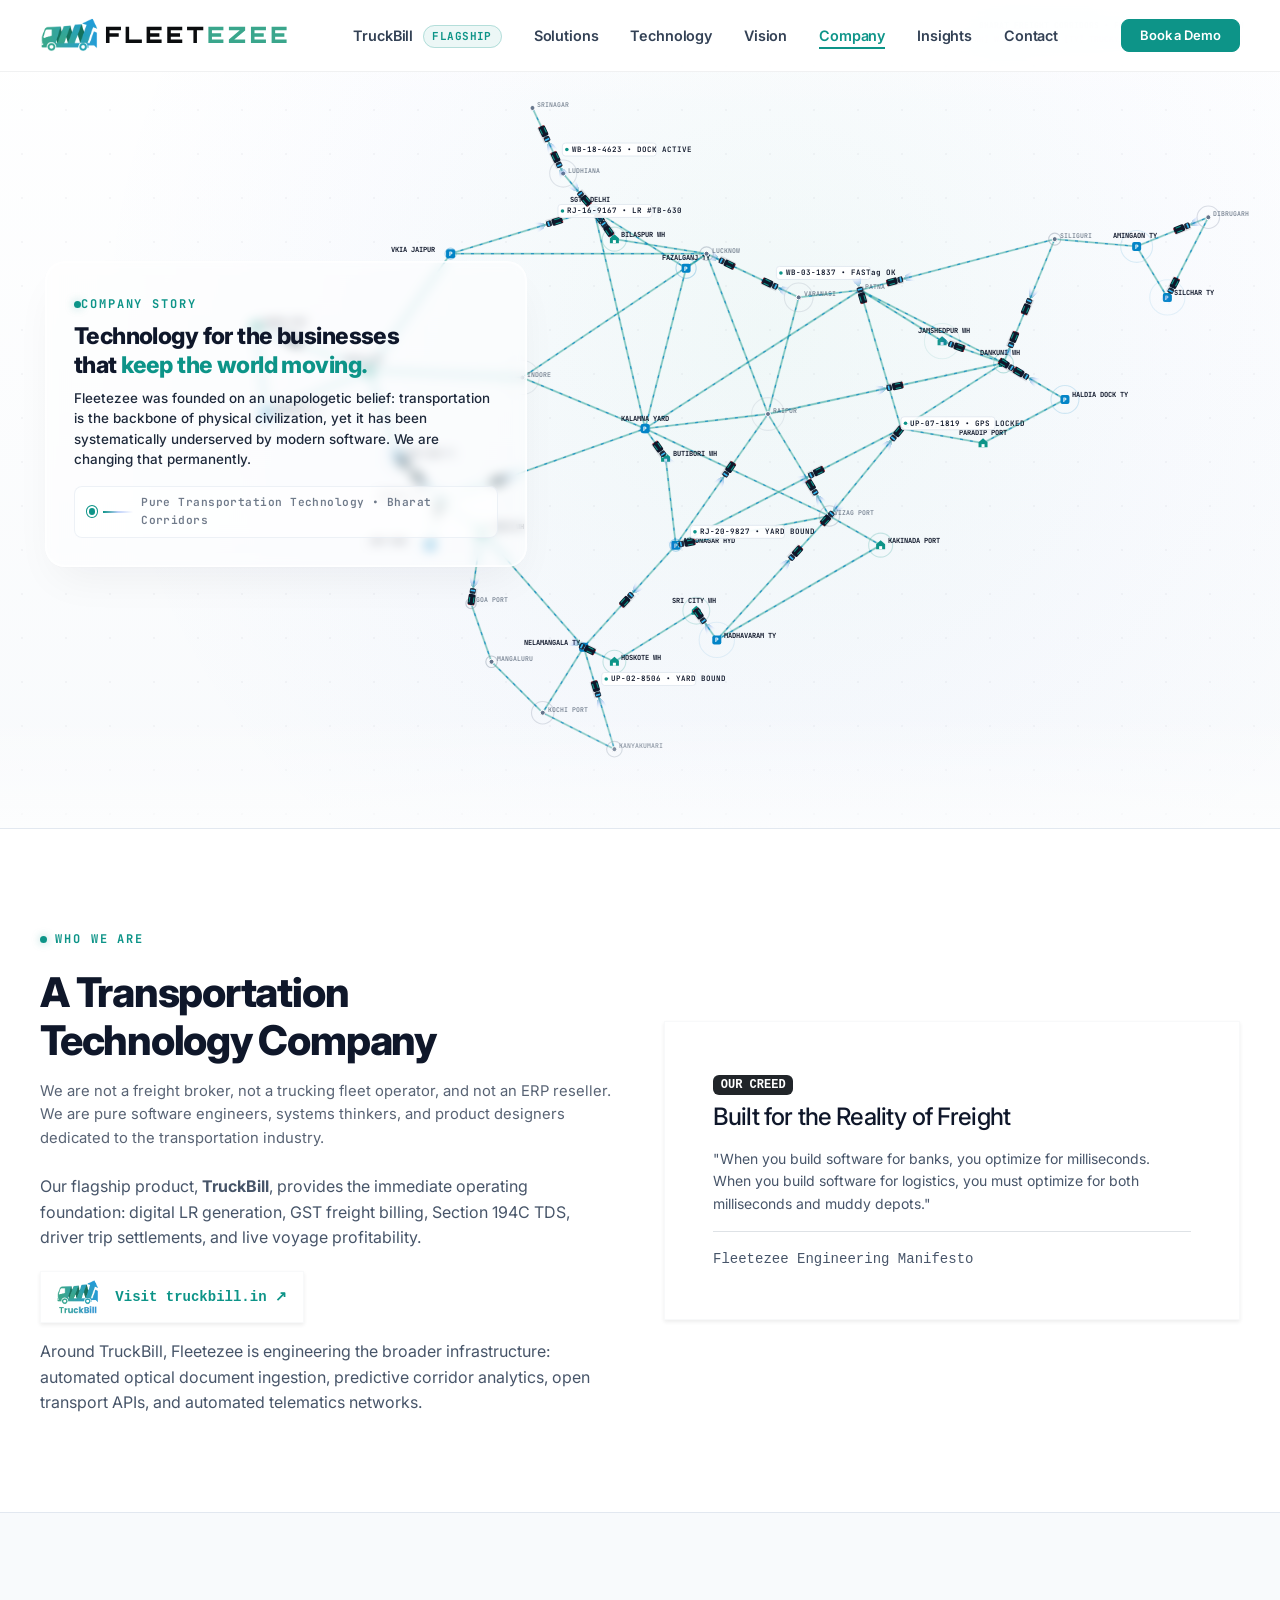
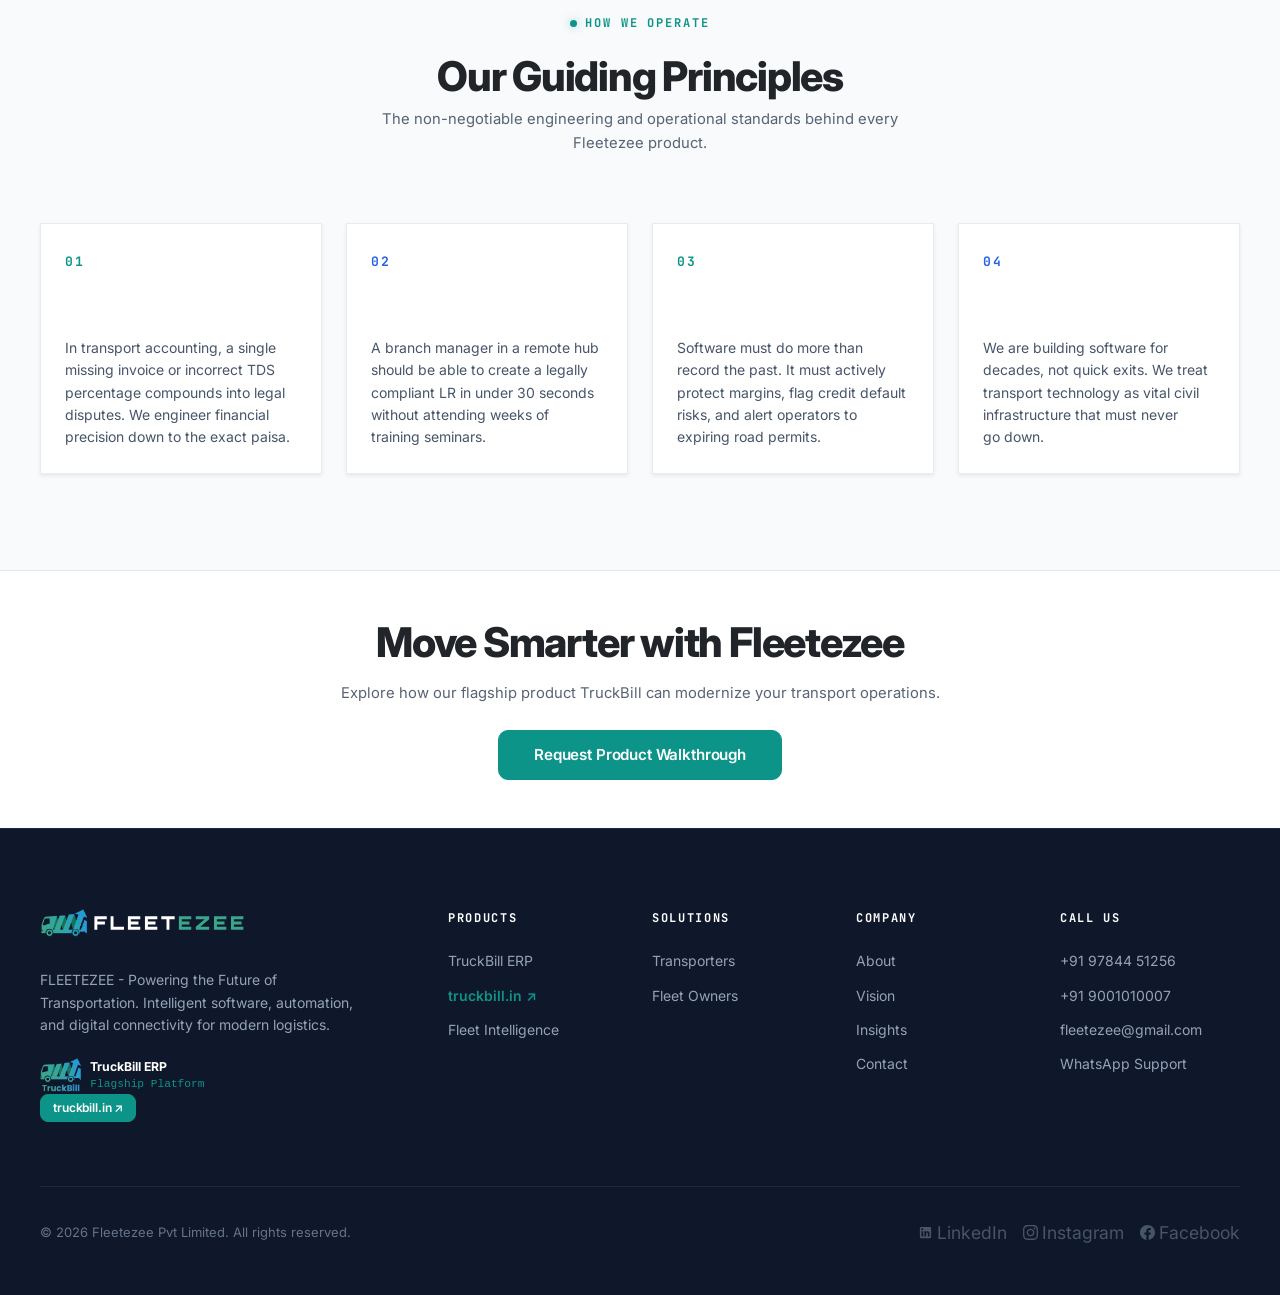
<file: about.html>
<!DOCTYPE html>
<html lang="en-IN">
<head>
  <meta charset="UTF-8">
  <meta name="viewport" content="width=device-width, initial-scale=1.0, maximum-scale=5.0">
  <title>About Us — FLEETEZEE - Powering the Future of Transportation.</title>
  <meta name="description" content="Fleetezee was founded to build uncompromising technology infrastructure for the transportation industry. Learn about our mission, founding principles, and Bengaluru engineering team.">
  <meta name="keywords" content="About Fleetezee, transportation technology company, fleet software company Bengaluru, logistics tech leadership, Fleetezee Pvt Limited, transport ERP development">
  <meta name="author" content="Fleetezee Pvt Limited">
  
  <!-- Canonical & Alternate Links -->
  <link rel="canonical" href="https://fleetezee.com/about.html">
  <link rel="alternate" hreflang="en-IN" href="https://fleetezee.com/about.html">
  <link rel="alternate" hreflang="x-default" href="https://fleetezee.com/about.html">

  <!-- Search Engine & Answer Engine Directives -->
  <meta name="robots" content="index, follow, max-image-preview:large, max-snippet:-1, max-video-preview:-1">
  <meta name="googlebot" content="index, follow, max-snippet:-1, max-image-preview:large">
  <meta name="bingbot" content="index, follow, max-snippet:-1, max-image-preview:large">

  <!-- Geographic & Indian Localization Metadata (Geo-Friendly SEO) -->
  <meta name="geo.region" content="IN-KA">
  <meta name="geo.placename" content="Bengaluru">
  <meta name="geo.position" content="12.9237;77.6842">
  <meta name="ICBM" content="12.9237, 77.6842">
  <meta name="geo.country" content="IN">
  <meta name="target" content="all">
  <meta name="audience" content="Transport Contractors, Fleet Owners, Logistics Agencies, Freight Brokers, India">

  <!-- Open Graph / Social Sharing -->
  <meta property="og:type" content="website">
  <meta property="og:locale" content="en_IN">
  <meta property="og:site_name" content="Fleetezee">
  <meta property="og:url" content="https://fleetezee.com/about.html">
  <meta property="og:title" content="About Us — FLEETEZEE - Powering the Future of Transportation.">
  <meta property="og:description" content="Fleetezee was founded to build uncompromising technology infrastructure for the transportation industry. Learn about our mission, founding principles, and Bengaluru engineering team.">
  <meta property="og:image" content="https://fleetezee.com/assets/images/fleetezee-logo.svg">
  <meta property="og:image:width" content="1200">
  <meta property="og:image:height" content="630">
  <meta property="og:image:alt" content="Fleetezee — Technology for Modern Transportation">

  <!-- Twitter / X -->
  <meta name="twitter:card" content="summary_large_image">
  <meta name="twitter:site" content="@fleetezee">
  <meta name="twitter:title" content="About Us — FLEETEZEE - Powering the Future of Transportation.">
  <meta name="twitter:description" content="Fleetezee was founded to build uncompromising technology infrastructure for the transportation industry. Learn about our mission, founding principles, and Bengaluru engineering team.">
  <meta name="twitter:image" content="https://fleetezee.com/assets/images/fleetezee-logo.svg">

  <!-- Favicon -->
  <link rel="icon" type="image/x-icon" href="favicon.ico">
  <link rel="icon" type="image/svg+xml" href="assets/images/fleetezee-logo.svg">

  <!-- CSS Dependencies -->
  <link rel="stylesheet" href="assets/css/bootstrap.min.css">
  <link rel="stylesheet" href="assets/css/main.css">
  <link rel="stylesheet" href="assets/css/components.css">
  <link rel="stylesheet" href="assets/css/responsive.css">

  <!-- Schema.org JSON-LD Structured Data (AEO & SEO) -->
  <script type="application/ld+json">
{
  "@context": "https://schema.org",
  "@graph": [
    {
      "@type": "BreadcrumbList",
      "itemListElement": [
        {
          "@type": "ListItem",
          "position": 1,
          "name": "Home",
          "item": "https://fleetezee.com/"
        },
        {
          "@type": "ListItem",
          "position": 2,
          "name": "About Us",
          "item": "https://fleetezee.com/about.html"
        }
      ]
    },
    {
      "@type": "AboutPage",
      "@id": "https://fleetezee.com/about.html#page",
      "name": "About Fleetezee Pvt Limited",
      "description": "The story, mission, and foundational principles behind Fleetezee, a transportation technology company.",
      "publisher": {
        "@type": "Organization",
        "name": "Fleetezee",
        "url": "https://fleetezee.com"
      }
    }
  ]
}
  </script>
  <link rel="sitemap" type="application/xml" title="Sitemap" href="https://fleetezee.com/sitemap.xml">
  <link rel="manifest" href="https://fleetezee.com/site.webmanifest">
  <meta name="theme-color" content="#0B0D0F">
</head>
<body>

  <!-- HEADER -->
  <header class="fz-header" id="mainHeader">
    <div class="container-fz">
      <div class="header-inner">
        <a href="index.html" class="header-logo-link" aria-label="Fleetezee Home">
          <img src="assets/images/fleetezee-logo-dark.svg?v=3" alt="FLEETEZEE" width="236" height="32">
        </a>
        <nav aria-label="Primary Navigation">
          <ul class="nav-desktop-links">
            <li><a href="truckbill.html">TruckBill <span class="badge-flagship">Flagship</span></a></li>
            <li><a href="solutions.html">Solutions</a></li>
            <li><a href="technology.html">Technology</a></li>
            <li><a href="vision.html">Vision</a></li>
            <li><a href="about.html" class="active">Company</a></li>
            <li><a href="insights.html">Insights</a></li>
            <li><a href="contact.html">Contact</a></li>
          </ul>
        </nav>
        <div class="nav-desktop-cta">
          <button class="btn-fz btn-fz-teal btn-fz-sm" data-open-demo data-demo-source="about_header">
            Book a Demo
          </button>
        </div>
        <button class="hamburger-toggle" id="hamburgerBtn" aria-label="Toggle navigation menu">
          <span class="hamburger-line"></span>
          <span class="hamburger-line"></span>
          <span class="hamburger-line"></span>
        </button>
      </div>
    </div>
  </header>

  <!-- Mobile Drawer -->
  <div class="mobile-nav-drawer" id="mobileDrawer">
    <div>
      <div class="d-flex align-items-center justify-content-between mb-4">
        <span class="eyebrow mb-0">Menu</span>
      </div>
      <ul class="mobile-nav-links">
        <li><a href="truckbill.html"><span>TruckBill ERP</span> <span class="badge-flagship">Flagship</span></a></li>
        <li><a href="solutions.html"><span>Solutions</span> <span>→</span></a></li>
        <li><a href="technology.html"><span>Technology & AI</span> <span>→</span></a></li>
        <li><a href="vision.html"><span>Our Vision</span> <span>→</span></a></li>
        <li><a href="about.html"><span>Company & Story</span> <span>→</span></a></li>
        <li><a href="insights.html"><span>Insights</span> <span>→</span></a></li>
        <li><a href="contact.html"><span>Contact Us</span> <span>→</span></a></li>
      </ul>
    </div>
    <div>
      <button class="btn-fz btn-fz-teal w-100 py-3 mb-2" data-open-demo data-demo-source="about_mobile_drawer">
        Book a TruckBill Demo
      </button>
    </div>
  </div>

  <main>
    <!-- HERO -->
    <section class="page-hero-section">
      <canvas class="hero-telematics-canvas" aria-hidden="true"></canvas>
      <div class="hero-vignette"></div>

      <div class="container-hero">
        <div class="row justify-content-start align-items-center">
          <div class="col-lg-6 col-xl-5 col-xxl-5 hero-content">
            <div class="hero-glass-card">
              <span class="eyebrow mb-2 d-inline-block">Company Story</span>
              <h1 class="display-hero text-dark mb-2">
                Technology for the businesses that <span class="text-teal">keep the world moving.</span>
              </h1>
              <p class="hero-lead-text mb-3">
                Fleetezee was founded on an unapologetic belief: transportation is the backbone of physical civilization, yet it has been systematically underserved by modern software. We are changing that permanently.
              </p>

              <!-- Smart Translucent Connector -->
              <div class="hero-text-connector d-none d-lg-flex align-items-center gap-2 mt-3">
                <span class="connector-dot"></span>
                <span class="connector-line"></span>
                <span class="connector-label">Pure Transportation Technology &bull; Bharat Corridors</span>
              </div>
            </div>
          </div>
        </div>
      </div>
    </section>

    <!-- POSITIONING & GENESIS -->
    <section class="section-light">
      <div class="container-fz">
        <div class="row g-5 align-items-center">
          <div class="col-lg-6">
            <span class="eyebrow eyebrow-light">Who We Are</span>
            <h2 class="display-section mb-3">A Transportation Technology Company</h2>
            <p class="lead-text mb-4">
              We are not a freight broker, not a trucking fleet operator, and not an ERP reseller. We are pure software engineers, systems thinkers, and product designers dedicated to the transportation industry.
            </p>
            <p class="text-muted-light">
              Our flagship product, <strong>TruckBill</strong>, provides the immediate operating foundation: digital LR generation, GST freight billing, Section 194C TDS, driver trip settlements, and live voyage profitability.
            </p>
            <div class="my-3">
              <a href="https://www.truckbill.in/" target="_blank" rel="noopener" class="d-inline-flex align-items-center gap-3 p-2 px-3 rounded-12 bg-white border border-light shadow-sm text-decoration-none">
                <img src="assets/images/truckbill-logo.png" alt="TruckBill Logo" height="34">
                <span class="text-teal font-monospace small fw-bold">Visit truckbill.in ↗</span>
              </a>
            </div>
            <p class="text-muted-light mb-0">
              Around TruckBill, Fleetezee is engineering the broader infrastructure: automated optical document ingestion, predictive corridor analytics, open transport APIs, and automated telematics networks.
            </p>
          </div>
          <div class="col-lg-6">
            <div class="p-4 p-md-5 rounded-16 bg-white border border-light shadow-sm">
              <span class="badge bg-dark font-monospace mb-2">OUR CREED</span>
              <h3 class="h4 mb-3">Built for the Reality of Freight</h3>
              <p class="text-muted-light small mb-3">
                "When you build software for banks, you optimize for milliseconds. When you build software for logistics, you must optimize for both milliseconds and muddy depots."
              </p>
              <div class="border-top pt-3 text-muted-dark font-monospace small">
                Fleetezee Engineering Manifesto
              </div>
            </div>
          </div>
        </div>
      </div>
    </section>

    <!-- OPERATING PRINCIPLES -->
    <section class="section-dark-charcoal">
      <div class="container-fz">
        <div class="row text-center justify-content-center mb-5">
          <div class="col-lg-8">
            <span class="eyebrow">How We Operate</span>
            <h2 class="display-section text-dark mb-2">Our Guiding Principles</h2>
            <p class="lead-text mx-auto">
              The non-negotiable engineering and operational standards behind every Fleetezee product.
            </p>
          </div>
        </div>

        <div class="row g-4">
          <div class="col-md-6 col-lg-3">
            <div class="p-4 rounded-16 bg-white border border-light-subtle shadow-sm h-100">
              <span class="capability-num text-teal">01</span>
              <h4 class="text-white mb-2">Absolute Ledger Integrity</h4>
              <p class="text-muted-dark small mb-0">
                In transport accounting, a single missing invoice or incorrect TDS percentage compounds into legal disputes. We engineer financial precision down to the exact paisa.
              </p>
            </div>
          </div>

          <div class="col-md-6 col-lg-3">
            <div class="p-4 rounded-16 bg-white border border-light-subtle shadow-sm h-100">
              <span class="capability-num text-azure">02</span>
              <h4 class="text-white mb-2">Uncompromising Simplicity</h4>
              <p class="text-muted-dark small mb-0">
                A branch manager in a remote hub should be able to create a legally compliant LR in under 30 seconds without attending weeks of training seminars.
              </p>
            </div>
          </div>

          <div class="col-md-6 col-lg-3">
            <div class="p-4 rounded-16 bg-white border border-light-subtle shadow-sm h-100">
              <span class="capability-num text-teal">03</span>
              <h4 class="text-white mb-2">Proactive Intelligence</h4>
              <p class="text-muted-dark small mb-0">
                Software must do more than record the past. It must actively protect margins, flag credit default risks, and alert operators to expiring road permits.
              </p>
            </div>
          </div>

          <div class="col-md-6 col-lg-3">
            <div class="p-4 rounded-16 bg-white border border-light-subtle shadow-sm h-100">
              <span class="capability-num text-azure">04</span>
              <h4 class="text-white mb-2">Long-Term Infrastructure</h4>
              <p class="text-muted-dark small mb-0">
                We are building software for decades, not quick exits. We treat transport technology as vital civil infrastructure that must never go down.
              </p>
            </div>
          </div>
        </div>
      </div>
    </section>

    <!-- FINAL CTA -->
    <section class="section-dark text-center py-5">
      <div class="container-fz">
        <h2 class="display-section text-dark mb-3">Move Smarter with Fleetezee</h2>
        <p class="lead-text mx-auto mb-4">
          Explore how our flagship product TruckBill can modernize your transport operations.
        </p>
        <button class="btn-fz btn-fz-teal btn-fz-lg" data-open-demo data-demo-source="about_bottom">
          Request Product Walkthrough
        </button>
      </div>
    </section>
  </main>

  <!-- FOOTER -->
  <footer class="fz-footer">
    <div class="container-fz">
      <div class="row g-4">
        <div class="col-lg-4 col-md-6">
          <a href="index.html" class="d-inline-block mb-3" aria-label="Fleetezee">
            <img src="assets/images/fleetezee-logo.svg?v=3" alt="FLEETEZEE" width="206" height="28">
          </a>
          <p class="footer-brand-bio">
            FLEETEZEE - Powering the Future of Transportation. Intelligent software, automation, and digital connectivity for modern logistics.
          </p>
          <div class="footer-truckbill-card mt-3">
            <div class="d-flex align-items-center gap-2">
              <img src="assets/images/truckbill-logo.png" alt="TruckBill Logo" height="34">
              <div>
                <div class="text-white small fw-bold">TruckBill ERP</div>
                <div class="text-teal font-monospace" style="font-size: 0.7rem;">Flagship Platform</div>
              </div>
            </div>
            <a href="https://www.truckbill.in/" target="_blank" rel="noopener" class="btn-fz btn-fz-teal btn-fz-sm" style="padding: 0.35rem 0.75rem; font-size: 0.75rem;">
              truckbill.in ↗
            </a>
          </div>
        </div>
        <div class="col-lg-2 col-md-3 col-6">
          <div class="footer-heading">Products</div>
          <ul class="footer-links">
            <li><a href="truckbill.html">TruckBill ERP</a></li>
            <li><a href="https://www.truckbill.in/" target="_blank" rel="noopener" class="text-teal fw-semibold">truckbill.in ↗</a></li>
            <li><a href="technology.html">Fleet Intelligence</a></li>
          </ul>
        </div>
        <div class="col-lg-2 col-md-3 col-6">
          <div class="footer-heading">Solutions</div>
          <ul class="footer-links">
            <li><a href="solutions.html#transporters">Transporters</a></li>
            <li><a href="solutions.html#fleet-owners">Fleet Owners</a></li>
          </ul>
        </div>
        <div class="col-lg-2 col-md-3 col-6">
          <div class="footer-heading">Company</div>
          <ul class="footer-links">
            <li><a href="about.html">About</a></li>
            <li><a href="vision.html">Vision</a></li>
            <li><a href="insights.html">Insights</a></li>
            <li><a href="contact.html">Contact</a></li>
          </ul>
        </div>
        <div class="col-lg-2 col-md-3 col-6">
          <div class="footer-heading">Call Us</div>
          <ul class="footer-links">
            <li><a href="tel:+919784451256">+91 97844 51256</a></li>
            <li><a href="tel:+919001010007">+91 9001010007</a></li>
            <li><a href="mailto:fleetezee@gmail.com">fleetezee@gmail.com</a></li>
            <li><a href="https://wa.me/919784451256?text=Hi%20Fleetezee%20Team" target="_blank" rel="noopener">WhatsApp Support</a></li>
          </ul>
        </div>
      </div>
      <div class="footer-bottom">
        <div>© 2026 Fleetezee Pvt Limited. All rights reserved.</div>
        <div class="social-links d-flex align-items-center gap-3">
          <a href="https://www.linkedin.com/showcase/truckbill/" target="_blank" rel="noopener" aria-label="LinkedIn" class="d-inline-flex align-items-center gap-1 text-muted-dark text-hover-white">
            <svg width="15" height="15" viewBox="0 0 24 24" fill="currentColor"><path d="M19 3a2 2 0 0 1 2 2v14a2 2 0 0 1-2 2H5a2 2 0 0 1-2-2V5a2 2 0 0 1 2-2h14m-.5 15.5v-5.3a3.26 3.26 0 0 0-3.26-3.26c-.85 0-1.84.52-2.28 1.3v-1.11h-2.79v8.37h2.79v-4.93c0-.77.62-1.4 1.39-1.4a1.4 1.4 0 0 1 1.4 1.4v4.93h2.75M6.88 8.56a1.68 1.68 0 0 0 1.68-1.68c0-.93-.75-1.69-1.68-1.69a1.69 1.69 0 0 0-1.69 1.69c0 .93.76 1.68 1.69 1.68m1.39 9.94v-8.37H5.5v8.37h2.77z"/></svg>
            <span>LinkedIn</span>
          </a>
          <a href="https://www.instagram.com/truckbill.in/" target="_blank" rel="noopener" aria-label="Instagram" class="d-inline-flex align-items-center gap-1 text-muted-dark text-hover-white">
            <svg width="15" height="15" viewBox="0 0 24 24" fill="currentColor"><path d="M12 2.163c3.204 0 3.584.012 4.85.07 3.252.148 4.771 1.691 4.919 4.919.058 1.265.069 1.645.069 4.849 0 3.205-.012 3.584-.069 4.849-.149 3.225-1.664 4.771-4.919 4.919-1.266.058-1.644.07-4.85.07-3.204 0-3.584-.012-4.849-.07-3.26-.149-4.771-1.699-4.919-4.92-.058-1.265-.07-1.644-.07-4.849 0-3.204.013-3.583.07-4.849.149-3.227 1.664-4.771 4.919-4.919 1.266-.057 1.645-.069 4.849-.069zm0-2.163c-3.259 0-3.667.014-4.947.072-4.358.2-6.78 2.618-6.98 6.98-.059 1.281-.073 1.689-.073 4.948 0 3.259.014 3.668.072 4.948.2 4.358 2.618 6.78 6.98 6.98 1.281.058 1.689.072 4.948.072 3.259 0 3.668-.014 4.948-.072 4.354-.2 6.782-2.618 6.979-6.98.059-1.28.073-1.689.073-4.948 0-3.259-.014-3.667-.072-4.947-.196-4.354-2.617-6.78-6.979-6.98-1.281-.059-1.69-.073-4.949-.073zm0 5.838c-3.403 0-6.162 2.759-6.162 6.162s2.759 6.163 6.162 6.163 6.162-2.759 6.162-6.163c0-3.403-2.759-6.162-6.162-6.162zm0 10.162c-2.209 0-4-1.79-4-4 0-2.209 1.791-4 4-4s4 1.791 4 4c0 2.21-1.791 4-4 4zm6.406-11.845c-.796 0-1.441.645-1.441 1.44s.645 1.44 1.441 1.44c.795 0 1.439-.645 1.439-1.44s-.644-1.44-1.439-1.44z"/></svg>
            <span>Instagram</span>
          </a>
          <a href="https://www.facebook.com/profile.php?id=61593975432299" target="_blank" rel="noopener" aria-label="Facebook" class="d-inline-flex align-items-center gap-1 text-muted-dark text-hover-white">
            <svg width="15" height="15" viewBox="0 0 24 24" fill="currentColor"><path d="M24 12.073c0-6.627-5.373-12-12-12s-12 5.373-12 12c0 5.99 4.388 10.954 10.125 11.854v-8.385H7.078v-3.47h3.047V9.43c0-3.007 1.792-4.669 4.533-4.669 1.312 0 2.686.235 2.686.235v2.953H15.83c-1.491 0-1.956.925-1.956 1.874v2.25h3.328l-.532 3.47h-2.796v8.385C19.612 23.027 24 18.062 24 12.073z"/></svg>
            <span>Facebook</span>
          </a>
        </div>
      </div>
    </div>
  </footer>

  <aside class="sticky-mobile-cta">
    <div class="d-flex align-items-center justify-content-between gap-2">
      <button class="btn-fz btn-fz-teal w-100 py-2 small" data-open-demo data-demo-source="sticky_about">
        Book a TruckBill Demo
      </button>
      <a href="https://wa.me/919784451256" target="_blank" rel="noopener" class="btn-fz btn-fz-outline-dark py-2 px-3 small">
        WhatsApp
      </a>
    </div>
  </aside>

  <!-- MODAL -->
  <div class="fz-modal-backdrop" id="demoModal" role="dialog" aria-modal="true">
    <div class="fz-modal-dialog">
      <div class="fz-modal-header">
        <div>
          <span class="eyebrow mb-1">CONNECT WITH FLEETEZEE</span>
          <h3 class="h4 text-white mb-0">Schedule a Demonstration</h3>
        </div>
        <button class="fz-modal-close" id="closeDemoModal">✕</button>
      </div>
      <div class="fz-modal-body" id="demoFormContainer">
                <form id="fleetezeeDemoForm" novalidate>
          <div class="fz-form-row">
            <div class="fz-form-group">
              <label class="fz-label" for="leadName">Name *</label>
              <input type="text" class="fz-input" id="leadName" name="name" placeholder="e.g. Rajesh Sharma" required autocomplete="name">
            </div>
            <div class="fz-form-group">
              <label class="fz-label" for="leadEmail">Email *</label>
              <input type="email" class="fz-input" id="leadEmail" name="email" placeholder="e.g. rajesh@company.com" required autocomplete="email">
            </div>
          </div>

          <div class="fz-form-row">
            <div class="fz-form-group">
              <label class="fz-label" for="leadMobile">Mobile *</label>
              <input type="tel" class="fz-input" id="leadMobile" name="mobile" placeholder="e.g. 98765 43210" required autocomplete="tel">
            </div>
            <div class="fz-form-group">
              <label class="fz-label" for="leadCompany">Company *</label>
              <input type="text" class="fz-input" id="leadCompany" name="company" placeholder="e.g. Sharma Roadways Pvt Ltd" required autocomplete="organization">
            </div>
          </div>

          <div class="fz-form-row">
            <div class="fz-form-group">
              <label class="fz-label" for="leadCity">City *</label>
              <input type="text" class="fz-input" id="leadCity" name="city" placeholder="e.g. Jaipur, Mumbai, Ahmedabad" required autocomplete="address-level2">
            </div>
            <div class="fz-form-group">
              <label class="fz-label" for="leadState">State *</label>
              <input type="text" class="fz-input" id="leadState" name="state" placeholder="e.g. Rajasthan, Maharashtra" required autocomplete="address-level1">
            </div>
          </div>

          <div class="fz-form-group">
            <label class="fz-label" for="leadRemark">Remark <span class="text-muted-dark small">(Optional)</span></label>
            <textarea class="fz-textarea" id="leadRemark" name="remark" rows="2" placeholder="Tell us about your fleet operations or specific requirements..."></textarea>
          </div>

          <div class="mt-4">
            <button type="submit" class="btn-fz btn-fz-teal w-100 py-3">
              Request a Walkthrough
            </button>
            <div class="d-flex justify-content-between align-items-center mt-2 font-monospace" style="font-size: 0.75rem;">
              <span class="text-muted-dark">🔒 100% Free • No Credit Card</span>
              <span class="text-muted-dark">Call: <a href="tel:+919784451256" class="text-teal">+91 97844 51256</a> / <a href="tel:+919001010007" class="text-teal">+91 9001010007</a></span>
            </div>
          </div>
        </form>
      </div>
      <div class="modal-success-state" id="demoSuccessState">
        <div class="success-icon-badge">✓</div>
        <h3 class="h4 text-dark mb-2">Request Confirmed</h3>
        <p class="text-muted-dark small mb-3">Our team will reach out within 2 hours.</p>
        <a href="#" id="instantWhatsAppCta" target="_blank" rel="noopener" class="btn-fz btn-fz-teal py-3 w-100">
          WhatsApp Instant Chat
        </a>
      </div>
    </div>
  </div>

  <script src="assets/js/bootstrap.bundle.min.js"></script>
  <script src="assets/js/interactive.js"></script>
  <script src="assets/js/analytics.js"></script>
  <script src="assets/js/hero-network.js"></script>
</body>
</html>
</file>
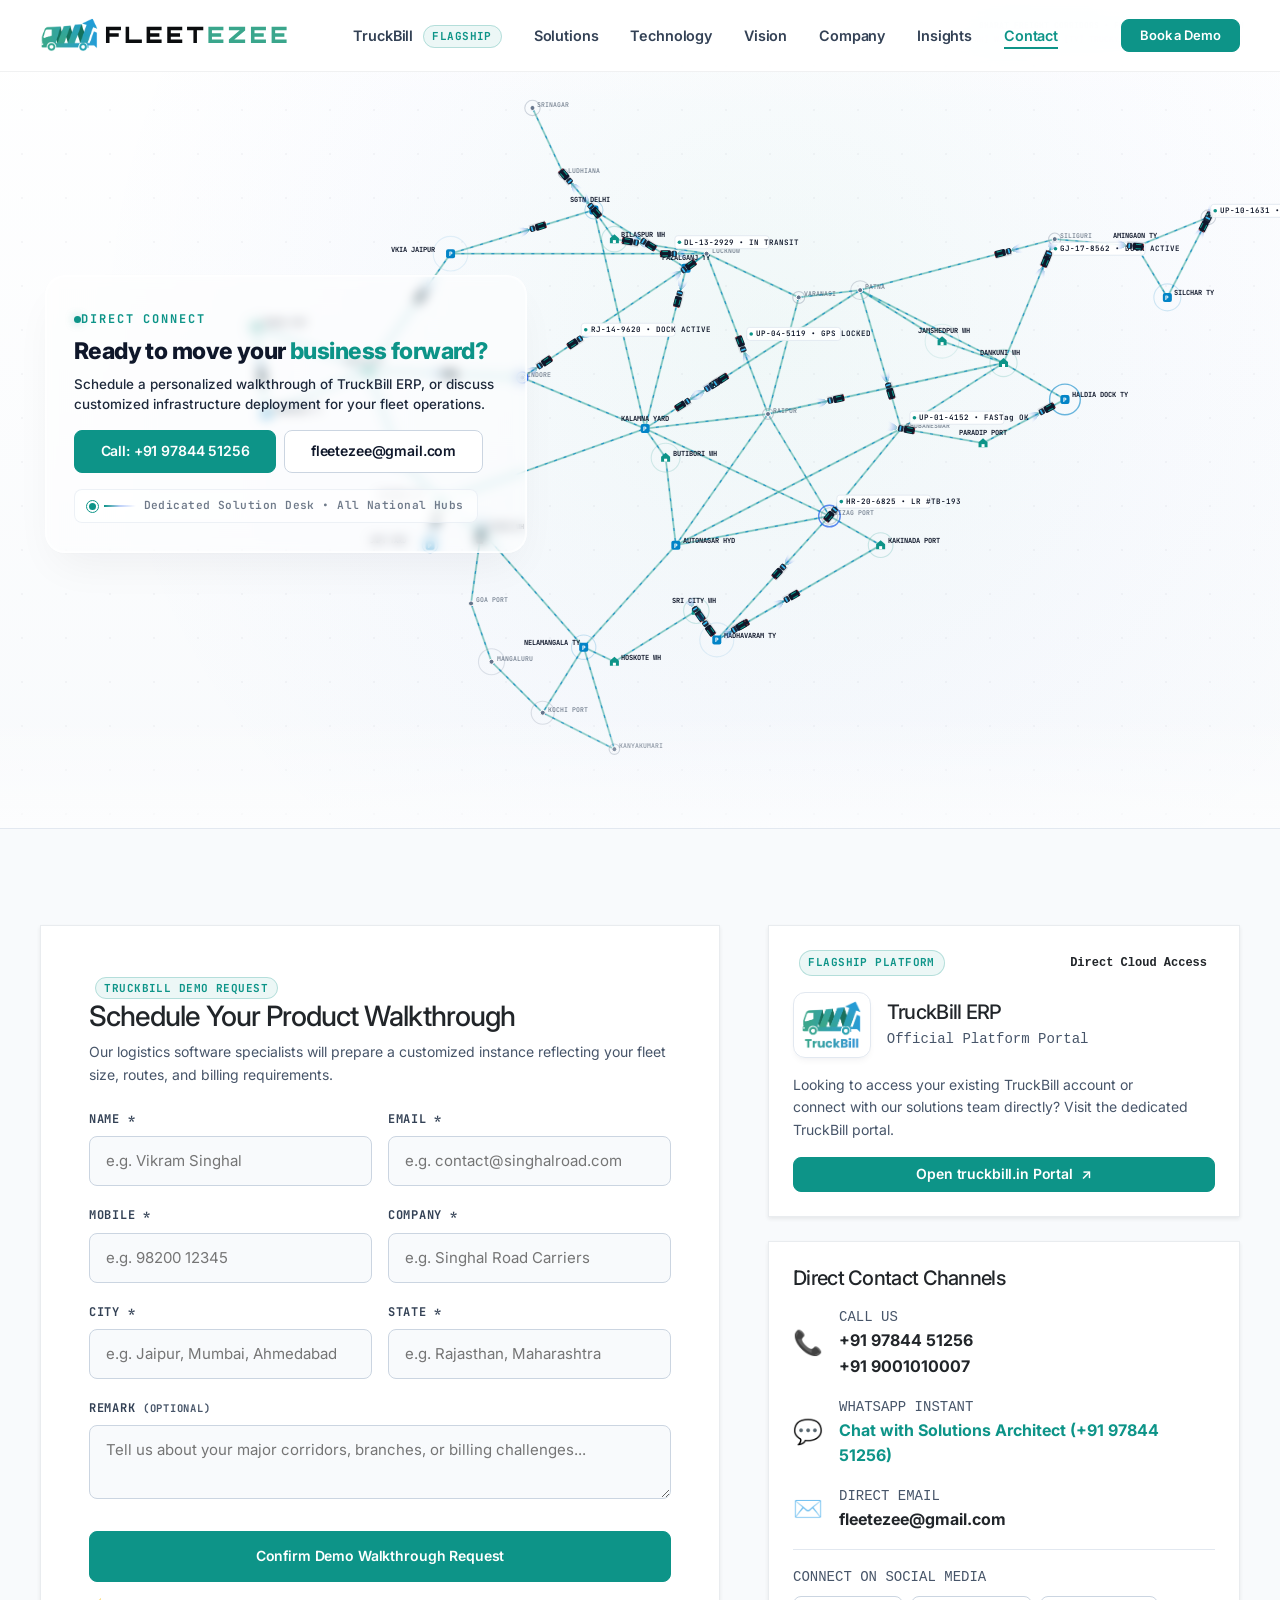
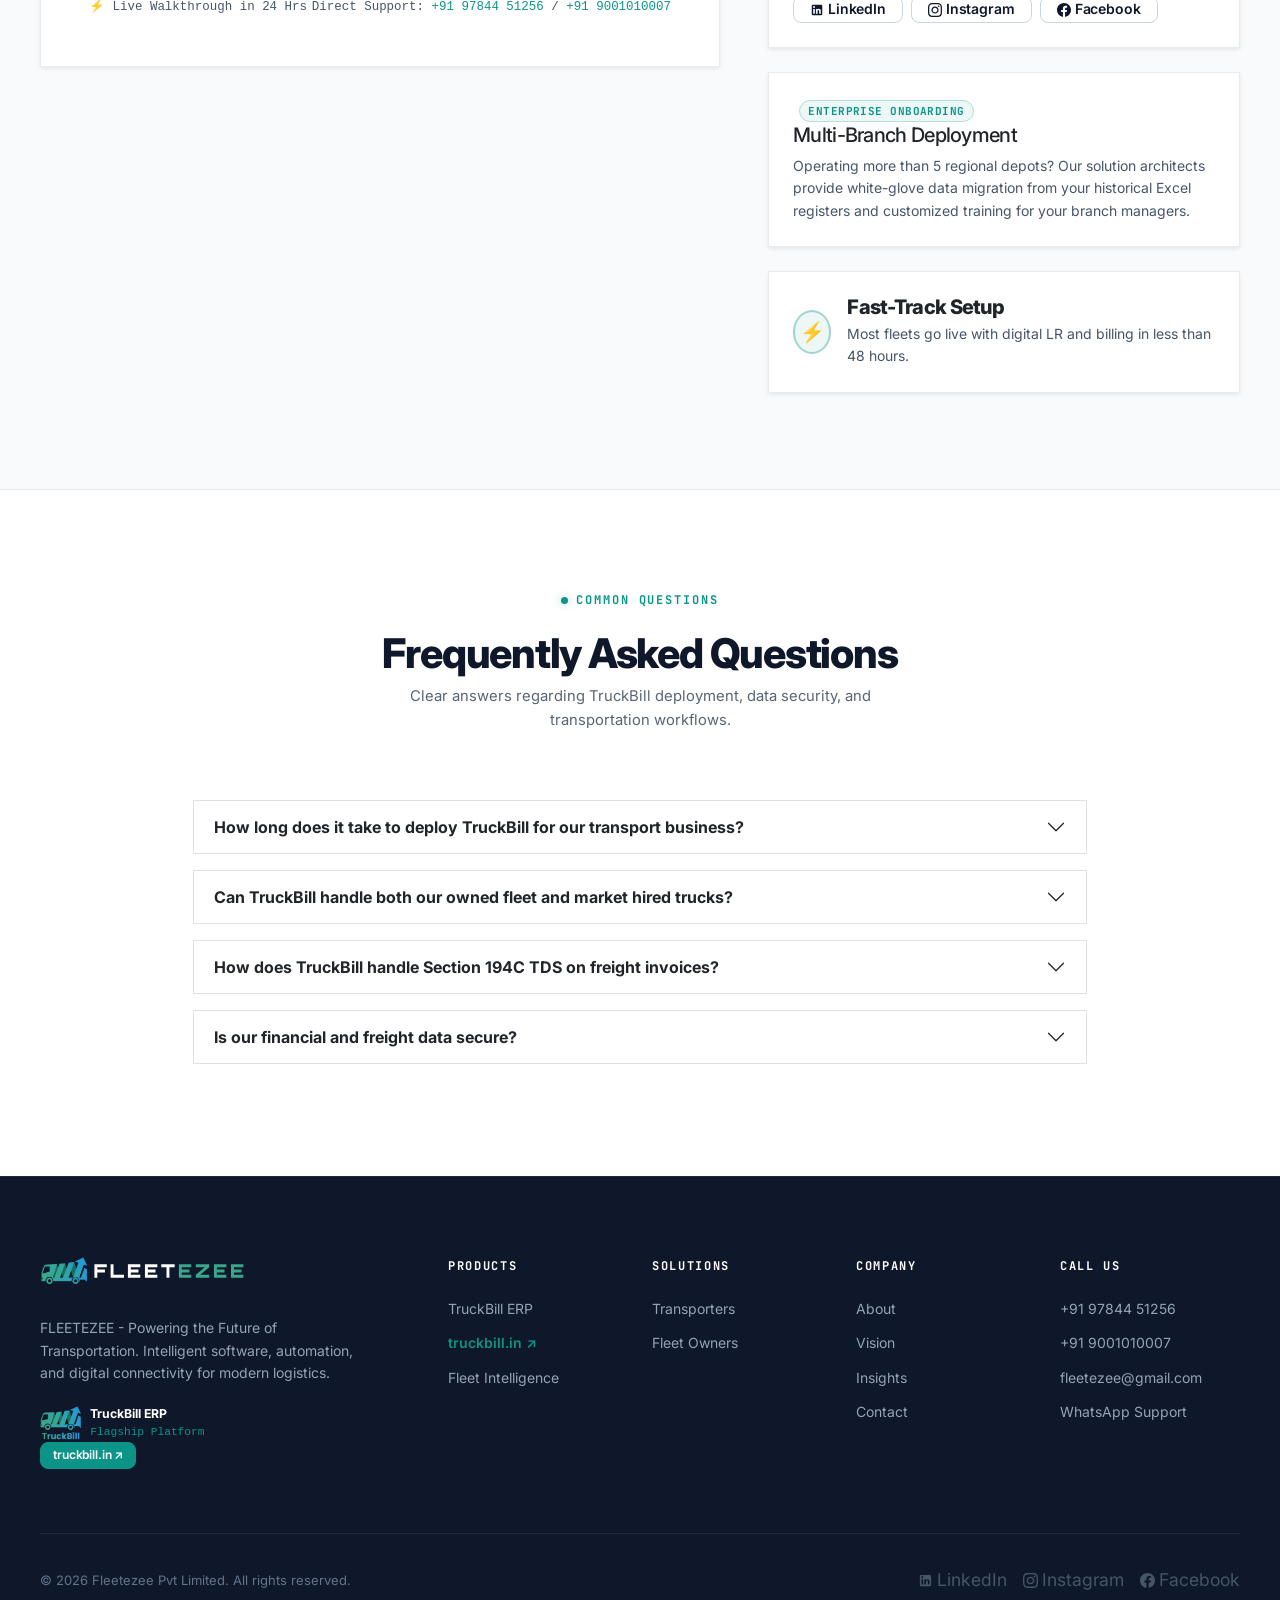
<file: contact.html>
<!DOCTYPE html>
<html lang="en-IN">
<head>
  <meta charset="UTF-8">
  <meta name="viewport" content="width=device-width, initial-scale=1.0, maximum-scale=5.0">
  <title>Contact Us — FLEETEZEE - Powering the Future of Transportation.</title>
  <meta name="description" content="Connect with Fleetezee's solutions architects in Bengaluru, India. Book a personalized live walkthrough of TruckBill ERP for your fleet or multi-branch logistics network. Call +91 97844 51256.">
  <meta name="keywords" content="Contact Fleetezee, book TruckBill demo, transport software demo India, logistics ERP consultation, fleet management support, transport ERP free trial, transporter onboarding support">
  <meta name="author" content="Fleetezee Pvt Limited">
  
  <!-- Canonical & Alternate Links -->
  <link rel="canonical" href="https://fleetezee.com/contact.html">
  <link rel="alternate" hreflang="en-IN" href="https://fleetezee.com/contact.html">
  <link rel="alternate" hreflang="x-default" href="https://fleetezee.com/contact.html">

  <!-- Search Engine & Answer Engine Directives -->
  <meta name="robots" content="index, follow, max-image-preview:large, max-snippet:-1, max-video-preview:-1">
  <meta name="googlebot" content="index, follow, max-snippet:-1, max-image-preview:large">
  <meta name="bingbot" content="index, follow, max-snippet:-1, max-image-preview:large">

  <!-- Geographic & Indian Localization Metadata (Geo-Friendly SEO) -->
  <meta name="geo.region" content="IN-KA">
  <meta name="geo.placename" content="Bengaluru">
  <meta name="geo.position" content="12.9237;77.6842">
  <meta name="ICBM" content="12.9237, 77.6842">
  <meta name="geo.country" content="IN">
  <meta name="target" content="all">
  <meta name="audience" content="Transport Contractors, Fleet Owners, Logistics Agencies, Freight Brokers, India">

  <!-- Open Graph / Social Sharing -->
  <meta property="og:type" content="website">
  <meta property="og:locale" content="en_IN">
  <meta property="og:site_name" content="Fleetezee">
  <meta property="og:url" content="https://fleetezee.com/contact.html">
  <meta property="og:title" content="Contact Us — FLEETEZEE - Powering the Future of Transportation.">
  <meta property="og:description" content="Connect with Fleetezee's solutions architects in Bengaluru, India. Book a personalized live walkthrough of TruckBill ERP for your fleet or multi-branch logistics network. Call +91 97844 51256.">
  <meta property="og:image" content="https://fleetezee.com/assets/images/fleetezee-logo.svg">
  <meta property="og:image:width" content="1200">
  <meta property="og:image:height" content="630">
  <meta property="og:image:alt" content="Fleetezee — Technology for Modern Transportation">

  <!-- Twitter / X -->
  <meta name="twitter:card" content="summary_large_image">
  <meta name="twitter:site" content="@fleetezee">
  <meta name="twitter:title" content="Contact Us — FLEETEZEE - Powering the Future of Transportation.">
  <meta name="twitter:description" content="Connect with Fleetezee's solutions architects in Bengaluru, India. Book a personalized live walkthrough of TruckBill ERP for your fleet or multi-branch logistics network. Call +91 97844 51256.">
  <meta name="twitter:image" content="https://fleetezee.com/assets/images/fleetezee-logo.svg">

  <!-- Favicon -->
  <link rel="icon" type="image/x-icon" href="favicon.ico">
  <link rel="icon" type="image/svg+xml" href="assets/images/fleetezee-logo.svg">

  <!-- CSS Dependencies -->
  <link rel="stylesheet" href="assets/css/bootstrap.min.css">
  <link rel="stylesheet" href="assets/css/main.css">
  <link rel="stylesheet" href="assets/css/components.css">
  <link rel="stylesheet" href="assets/css/responsive.css">

  <!-- Schema.org JSON-LD Structured Data (AEO & SEO) -->
  <script type="application/ld+json">
{
  "@context": "https://schema.org",
  "@graph": [
    {
      "@type": "BreadcrumbList",
      "itemListElement": [
        {
          "@type": "ListItem",
          "position": 1,
          "name": "Home",
          "item": "https://fleetezee.com/"
        },
        {
          "@type": "ListItem",
          "position": 2,
          "name": "Contact",
          "item": "https://fleetezee.com/contact.html"
        }
      ]
    },
    {
      "@type": "ContactPage",
      "@id": "https://fleetezee.com/contact.html#page",
      "name": "Contact Fleetezee",
      "description": "Schedule a product walkthrough or contact Fleetezee's transportation technology specialists.",
      "publisher": {
        "@type": "Organization",
        "name": "Fleetezee",
        "url": "https://fleetezee.com"
      }
    },
    {
      "@type": "LocalBusiness",
      "@id": "https://fleetezee.com/#localbusiness",
      "name": "Fleetezee Pvt Limited",
      "image": "https://fleetezee.com/assets/images/fleetezee-logo.svg",
      "telephone": "+91-98200-00000",
      "email": "fleetezee@gmail.com",
      "url": "https://fleetezee.com/",
      "address": {
        "@type": "PostalAddress",
        "streetAddress": "Outer Ring Road, Bellandur",
        "addressLocality": "Bengaluru",
        "addressRegion": "Karnataka",
        "postalCode": "560103",
        "addressCountry": "IN"
      },
      "geo": {
        "@type": "GeoCoordinates",
        "latitude": 12.9237,
        "longitude": 77.6842
      },
      "openingHoursSpecification": [
        {
          "@type": "OpeningHoursSpecification",
          "dayOfWeek": [
            "Monday",
            "Tuesday",
            "Wednesday",
            "Thursday",
            "Friday",
            "Saturday"
          ],
          "opens": "09:30",
          "closes": "19:30"
        }
      ],
      "areaServed": "IN"
    }
  ]
}
  </script>
  <link rel="sitemap" type="application/xml" title="Sitemap" href="https://fleetezee.com/sitemap.xml">
  <link rel="manifest" href="https://fleetezee.com/site.webmanifest">
  <meta name="theme-color" content="#0B0D0F">
</head>
<body>

  <!-- HEADER -->
  <header class="fz-header" id="mainHeader">
    <div class="container-fz">
      <div class="header-inner">
        <a href="index.html" class="header-logo-link" aria-label="Fleetezee Home">
          <img src="assets/images/fleetezee-logo-dark.svg?v=3" alt="FLEETEZEE" width="236" height="32">
        </a>
        <nav aria-label="Primary Navigation">
          <ul class="nav-desktop-links">
            <li><a href="truckbill.html">TruckBill <span class="badge-flagship">Flagship</span></a></li>
            <li><a href="solutions.html">Solutions</a></li>
            <li><a href="technology.html">Technology</a></li>
            <li><a href="vision.html">Vision</a></li>
            <li><a href="about.html">Company</a></li>
            <li><a href="insights.html">Insights</a></li>
            <li><a href="contact.html" class="active">Contact</a></li>
          </ul>
        </nav>
        <div class="nav-desktop-cta">
          <button class="btn-fz btn-fz-teal btn-fz-sm" data-open-demo data-demo-source="contact_header">
            Book a Demo
          </button>
        </div>
        <button class="hamburger-toggle" id="hamburgerBtn" aria-label="Toggle navigation menu">
          <span class="hamburger-line"></span>
          <span class="hamburger-line"></span>
          <span class="hamburger-line"></span>
        </button>
      </div>
    </div>
  </header>

  <!-- Mobile Drawer -->
  <div class="mobile-nav-drawer" id="mobileDrawer">
    <div>
      <div class="d-flex align-items-center justify-content-between mb-4">
        <span class="eyebrow mb-0">Menu</span>
      </div>
      <ul class="mobile-nav-links">
        <li><a href="truckbill.html"><span>TruckBill ERP</span> <span class="badge-flagship">Flagship</span></a></li>
        <li><a href="solutions.html"><span>Solutions</span> <span>→</span></a></li>
        <li><a href="technology.html"><span>Technology & AI</span> <span>→</span></a></li>
        <li><a href="vision.html"><span>Our Vision</span> <span>→</span></a></li>
        <li><a href="about.html"><span>Company & Story</span> <span>→</span></a></li>
        <li><a href="insights.html"><span>Insights</span> <span>→</span></a></li>
        <li><a href="contact.html"><span>Contact Us</span> <span>→</span></a></li>
      </ul>
    </div>
    <div>
      <button class="btn-fz btn-fz-teal w-100 py-3 mb-2" data-open-demo data-demo-source="contact_mobile_drawer">
        Book a TruckBill Demo
      </button>
    </div>
  </div>

  <main>
    <!-- HERO -->
    <section class="page-hero-section">
      <canvas class="hero-telematics-canvas" aria-hidden="true"></canvas>
      <div class="hero-vignette"></div>

      <div class="container-hero">
        <div class="row justify-content-start align-items-center">
          <div class="col-lg-6 col-xl-5 col-xxl-5 hero-content">
            <div class="hero-glass-card">
              <span class="eyebrow mb-2 d-inline-block">Direct Connect</span>
              <h1 class="display-hero text-dark mb-2">
                Ready to move your <span class="text-teal">business forward?</span>
              </h1>
              <p class="hero-lead-text mb-3">
                Schedule a personalized walkthrough of TruckBill ERP, or discuss customized infrastructure deployment for your fleet operations.
              </p>
              <div class="d-flex align-items-center gap-2 flex-wrap">
                <a href="tel:+919784451256" class="btn-fz btn-fz-teal btn-fz-md">
                  Call: +91 97844 51256
                </a>
                <a href="mailto:fleetezee@gmail.com" class="btn-fz btn-fz-outline-dark btn-fz-md">
                  fleetezee@gmail.com
                </a>
              </div>

              <!-- Smart Translucent Connector -->
              <div class="hero-text-connector d-none d-lg-flex align-items-center gap-2 mt-3">
                <span class="connector-dot"></span>
                <span class="connector-line"></span>
                <span class="connector-label">Dedicated Solution Desk &bull; All National Hubs</span>
              </div>
            </div>
          </div>
        </div>
      </div>
    </section>

    <!-- CONTACT FORM & DETAILS SECTION -->
    <section class="section-dark-charcoal">
      <div class="container-fz">
        <div class="row g-5">
          <!-- Col 1: High-Converting Demo Form -->
          <div class="col-lg-7">
            <div class="p-4 p-md-5 rounded-16 bg-white border border-light-subtle shadow-sm">
              <span class="badge-flagship mb-2">TRUCKBILL DEMO REQUEST</span>
              <h2 class="h3 text-dark mb-2">Schedule Your Product Walkthrough</h2>
              <p class="text-muted-dark small mb-4">
                Our logistics software specialists will prepare a customized instance reflecting your fleet size, routes, and billing requirements.
              </p>

              <!-- In-page Demo Form -->
                            <form id="contactPageDemoForm" novalidate>
                <div class="fz-form-row">
                  <div class="fz-form-group">
                    <label class="fz-label" for="cpName">Name *</label>
                    <input type="text" class="fz-input" id="cpName" name="name" required placeholder="e.g. Vikram Singhal" autocomplete="name">
                  </div>
                  <div class="fz-form-group">
                    <label class="fz-label" for="cpEmail">Email *</label>
                    <input type="email" class="fz-input" id="cpEmail" name="email" required placeholder="e.g. contact@singhalroad.com" autocomplete="email">
                  </div>
                </div>

                <div class="fz-form-row">
                  <div class="fz-form-group">
                    <label class="fz-label" for="cpMobile">Mobile *</label>
                    <input type="tel" class="fz-input" id="cpMobile" name="mobile" required placeholder="e.g. 98200 12345" autocomplete="tel">
                  </div>
                  <div class="fz-form-group">
                    <label class="fz-label" for="cpCompany">Company *</label>
                    <input type="text" class="fz-input" id="cpCompany" name="company" required placeholder="e.g. Singhal Road Carriers" autocomplete="organization">
                  </div>
                </div>

                <div class="fz-form-row">
                  <div class="fz-form-group">
                    <label class="fz-label" for="cpCity">City *</label>
                    <input type="text" class="fz-input" id="cpCity" name="city" required placeholder="e.g. Jaipur, Mumbai, Ahmedabad" autocomplete="address-level2">
                  </div>
                  <div class="fz-form-group">
                    <label class="fz-label" for="cpState">State *</label>
                    <input type="text" class="fz-input" id="cpState" name="state" required placeholder="e.g. Rajasthan, Maharashtra" autocomplete="address-level1">
                  </div>
                </div>

                <div class="fz-form-group mb-4">
                  <label class="fz-label" for="cpRemark">Remark <span class="text-muted-dark small">(Optional)</span></label>
                  <textarea class="fz-textarea" id="cpRemark" name="remark" rows="2" placeholder="Tell us about your major corridors, branches, or billing challenges..."></textarea>
                </div>

                <button type="submit" class="btn-fz btn-fz-teal w-100 py-3 mb-3">
                  Confirm Demo Walkthrough Request
                </button>
                <div class="d-flex justify-content-between align-items-center font-monospace" style="font-size: 0.78rem;">
                  <span class="text-muted-dark">⚡ Live Walkthrough in 24 Hrs</span>
                  <span class="text-muted-dark">Direct Support: <a href="tel:+919784451256" class="text-teal">+91 97844 51256</a> / <a href="tel:+919001010007" class="text-teal">+91 9001010007</a></span>
                </div>
              </form>

              <!-- In-Page Confirmation State -->
              <div id="contactSuccessState" class="modal-success-state">
                <div class="success-icon-badge">✓</div>
                <h3 class="h4 text-dark mb-2">Request Confirmed</h3>
                <p class="text-muted-dark small mb-4">
                  Thanks. Our solution engineering team will contact you shortly to understand your business and arrange a comprehensive TruckBill walkthrough.
                </p>
                <div class="d-flex flex-column gap-2">
                  <a href="#" id="contactWhatsAppLink" target="_blank" rel="noopener" class="btn-fz btn-fz-teal py-3 text-center">
                    Start Instant WhatsApp Chat
                  </a>
                </div>
              </div>

            </div>
          </div>

          <!-- Col 2: Direct Channels & Enterprise Support -->
          <div class="col-lg-5">
            <div class="d-flex flex-column gap-4">
              <!-- TruckBill Direct Cloud Access Card -->
              <div class="p-4 rounded-16 bg-white border border-light-subtle shadow-sm">
                <div class="d-flex align-items-center justify-content-between mb-3">
                  <span class="badge-flagship">FLAGSHIP PLATFORM</span>
                  <span class="badge bg-teal text-dark font-monospace small px-2 py-1">Direct Cloud Access</span>
                </div>
                <div class="d-flex align-items-center gap-3 mb-3">
                  <div class="tb-logo-container p-2" style="background: rgba(255,255,255,0.06); border-radius: 12px; width: auto;">
                    <img src="assets/images/truckbill-logo.png" alt="TruckBill Logo" class="tb-logo-img" style="max-height: 48px;">
                  </div>
                  <div>
                    <h3 class="h5 text-dark mb-1">TruckBill ERP</h3>
                    <p class="text-muted-dark small mb-0 font-monospace">Official Platform Portal</p>
                  </div>
                </div>
                <p class="text-muted-dark small mb-3">
                  Looking to access your existing TruckBill account or connect with our solutions team directly? Visit the dedicated TruckBill portal.
                </p>
                <a href="https://www.truckbill.in/" target="_blank" rel="noopener" class="btn-fz btn-fz-teal w-100 py-2 d-flex align-items-center justify-content-center gap-2">
                  <span>Open truckbill.in Portal</span>
                  <span>↗</span>
                </a>
              </div>

                            <!-- Direct Channel Card -->
              <div class="p-4 rounded-16 bg-white border border-light-subtle shadow-sm">
                <h3 class="h5 text-dark mb-3">Direct Contact Channels</h3>
                <div class="d-flex flex-column gap-3">
                  <div class="d-flex align-items-center gap-3">
                    <span class="fs-4">📞</span>
                    <div>
                      <div class="text-muted-dark font-monospace small">CALL US</div>
                      <div><a href="tel:+919784451256" class="text-dark fw-bold me-2">+91 97844 51256</a></div>
                      <div><a href="tel:+919001010007" class="text-dark fw-bold">+91 9001010007</a></div>
                    </div>
                  </div>

                  <div class="d-flex align-items-center gap-3">
                    <span class="fs-4">💬</span>
                    <div>
                      <div class="text-muted-dark font-monospace small">WHATSAPP INSTANT</div>
                      <a href="https://wa.me/919784451256?text=Hello%20Fleetezee%20Team%2C%20I%20am%20interested%20in%20a%20TruckBill%20demo" target="_blank" rel="noopener" class="text-teal fw-bold">
                        Chat with Solutions Architect (+91 97844 51256)
                      </a>
                    </div>
                  </div>

                  <div class="d-flex align-items-center gap-3">
                    <span class="fs-4">✉️</span>
                    <div>
                      <div class="text-muted-dark font-monospace small">DIRECT EMAIL</div>
                      <a href="mailto:fleetezee@gmail.com" class="text-dark fw-bold">fleetezee@gmail.com</a>
                    </div>
                  </div>

                  <div class="pt-3 border-top border-charcoal">
                    <div class="text-muted-dark font-monospace small mb-2">CONNECT ON SOCIAL MEDIA</div>
                    <div class="d-flex flex-wrap gap-2">
                      <a href="https://www.linkedin.com/showcase/truckbill/" target="_blank" rel="noopener" class="btn-fz btn-fz-outline-dark py-1 px-3 small d-inline-flex align-items-center gap-1">
                        <svg width="14" height="14" viewBox="0 0 24 24" fill="currentColor"><path d="M19 3a2 2 0 0 1 2 2v14a2 2 0 0 1-2 2H5a2 2 0 0 1-2-2V5a2 2 0 0 1 2-2h14m-.5 15.5v-5.3a3.26 3.26 0 0 0-3.26-3.26c-.85 0-1.84.52-2.28 1.3v-1.11h-2.79v8.37h2.79v-4.93c0-.77.62-1.4 1.39-1.4a1.4 1.4 0 0 1 1.4 1.4v4.93h2.75M6.88 8.56a1.68 1.68 0 0 0 1.68-1.68c0-.93-.75-1.69-1.68-1.69a1.69 1.69 0 0 0-1.69 1.69c0 .93.76 1.68 1.69 1.68m1.39 9.94v-8.37H5.5v8.37h2.77z"/></svg>
                        LinkedIn
                      </a>
                      <a href="https://www.instagram.com/truckbill.in/" target="_blank" rel="noopener" class="btn-fz btn-fz-outline-dark py-1 px-3 small d-inline-flex align-items-center gap-1">
                        <svg width="14" height="14" viewBox="0 0 24 24" fill="currentColor"><path d="M12 2.163c3.204 0 3.584.012 4.85.07 3.252.148 4.771 1.691 4.919 4.919.058 1.265.069 1.645.069 4.849 0 3.205-.012 3.584-.069 4.849-.149 3.225-1.664 4.771-4.919 4.919-1.266.058-1.644.07-4.85.07-3.204 0-3.584-.012-4.849-.07-3.26-.149-4.771-1.699-4.919-4.92-.058-1.265-.07-1.644-.07-4.849 0-3.204.013-3.583.07-4.849.149-3.227 1.664-4.771 4.919-4.919 1.266-.057 1.645-.069 4.849-.069zm0-2.163c-3.259 0-3.667.014-4.947.072-4.358.2-6.78 2.618-6.98 6.98-.059 1.281-.073 1.689-.073 4.948 0 3.259.014 3.668.072 4.948.2 4.358 2.618 6.78 6.98 6.98 1.281.058 1.689.072 4.948.072 3.259 0 3.668-.014 4.948-.072 4.354-.2 6.782-2.618 6.979-6.98.059-1.28.073-1.689.073-4.948 0-3.259-.014-3.667-.072-4.947-.196-4.354-2.617-6.78-6.979-6.98-1.281-.059-1.69-.073-4.949-.073zm0 5.838c-3.403 0-6.162 2.759-6.162 6.162s2.759 6.163 6.162 6.163 6.162-2.759 6.162-6.163c0-3.403-2.759-6.162-6.162-6.162zm0 10.162c-2.209 0-4-1.79-4-4 0-2.209 1.791-4 4-4s4 1.791 4 4c0 2.21-1.791 4-4 4zm6.406-11.845c-.796 0-1.441.645-1.441 1.44s.645 1.44 1.441 1.44c.795 0 1.439-.645 1.439-1.44s-.644-1.44-1.439-1.44z"/></svg>
                        Instagram
                      </a>
                      <a href="https://www.facebook.com/profile.php?id=61593975432299" target="_blank" rel="noopener" class="btn-fz btn-fz-outline-dark py-1 px-3 small d-inline-flex align-items-center gap-1">
                        <svg width="14" height="14" viewBox="0 0 24 24" fill="currentColor"><path d="M24 12.073c0-6.627-5.373-12-12-12s-12 5.373-12 12c0 5.99 4.388 10.954 10.125 11.854v-8.385H7.078v-3.47h3.047V9.43c0-3.007 1.792-4.669 4.533-4.669 1.312 0 2.686.235 2.686.235v2.953H15.83c-1.491 0-1.956.925-1.956 1.874v2.25h3.328l-.532 3.47h-2.796v8.385C19.612 23.027 24 18.062 24 12.073z"/></svg>
                        Facebook
                      </a>
                    </div>
                  </div>
                </div>
              </div>

              <!-- Enterprise Deployment Card -->
              <div class="p-4 rounded-16 bg-white border border-light-subtle shadow-sm">
                <span class="badge-flagship mb-2">ENTERPRISE ONBOARDING</span>
                <h4 class="h5 text-dark mb-2">Multi-Branch Deployment</h4>
                <p class="text-muted-dark small mb-0">
                  Operating more than 5 regional depots? Our solution architects provide white-glove data migration from your historical Excel registers and customized training for your branch managers.
                </p>
              </div>

              <!-- Speed Guarantee Card -->
              <div class="p-4 rounded-16 bg-white border border-light-subtle shadow-sm">
                <div class="d-flex align-items-center gap-3">
                  <div class="success-icon-badge m-0" style="width: 44px; height: 44px; font-size: 1.25rem;">⚡</div>
                  <div>
                    <h5 class="text-dark mb-1">Fast-Track Setup</h5>
                    <p class="text-muted-dark small mb-0">Most fleets go live with digital LR and billing in less than 48 hours.</p>
                  </div>
                </div>
              </div>
            </div>
          </div>
        </div>
      </div>
    </section>

    <!-- FAQ SECTION (LIGHT) -->
    <section class="section-light">
      <div class="container-fz">
        <div class="row text-center justify-content-center mb-5">
          <div class="col-lg-8">
            <span class="eyebrow eyebrow-light">Common Questions</span>
            <h2 class="display-section mb-2">Frequently Asked Questions</h2>
            <p class="lead-text mx-auto">
              Clear answers regarding TruckBill deployment, data security, and transportation workflows.
            </p>
          </div>
        </div>

        <div class="row justify-content-center">
          <div class="col-lg-9">
            <div class="accordion accordion-flush" id="faqAccordion">
              <div class="accordion-item mb-3 rounded-16 border overflow-hidden">
                <h2 class="accordion-header" id="faq1Head">
                  <button class="accordion-button collapsed fw-bold" type="button" data-bs-toggle="collapse" data-bs-target="#faq1">
                    How long does it take to deploy TruckBill for our transport business?
                  </button>
                </h2>
                <div id="faq1" class="accordion-collapse collapse" data-bs-parent="#faqAccordion">
                  <div class="accordion-body text-muted-light">
                    Standard deployment takes less than 48 hours. Our onboarding team assists you in uploading existing customer master lists, vehicle registries, and branch depots directly via Excel templates.
                  </div>
                </div>
              </div>

              <div class="accordion-item mb-3 rounded-16 border overflow-hidden">
                <h2 class="accordion-header" id="faq2Head">
                  <button class="accordion-button collapsed fw-bold" type="button" data-bs-toggle="collapse" data-bs-target="#faq2">
                    Can TruckBill handle both our owned fleet and market hired trucks?
                  </button>
                </h2>
                <div id="faq2" class="accordion-collapse collapse" data-bs-parent="#faqAccordion">
                  <div class="accordion-body text-muted-light">
                    Yes. TruckBill is purpose-built for hybrid transport operations. For owned trucks, it tracks fuel, maintenance, and EMI; for market trucks, it generates Lorry Hire Slips (LHS), broker margins, and owner settlement balances.
                  </div>
                </div>
              </div>

              <div class="accordion-item mb-3 rounded-16 border overflow-hidden">
                <h2 class="accordion-header" id="faq3Head">
                  <button class="accordion-button collapsed fw-bold" type="button" data-bs-toggle="collapse" data-bs-target="#faq3">
                    How does TruckBill handle Section 194C TDS on freight invoices?
                  </button>
                </h2>
                <div id="faq3" class="accordion-collapse collapse" data-bs-parent="#faqAccordion">
                  <div class="accordion-body text-muted-light">
                    TruckBill automatically calculates Section 194C TDS (1% for individuals/HUF, 2% for companies) upon invoice creation, matches customer deductions against Form 26AS, and ensures your tax ledgers reconcile cleanly with your CA.
                  </div>
                </div>
              </div>

              <div class="accordion-item mb-3 rounded-16 border overflow-hidden">
                <h2 class="accordion-header" id="faq4Head">
                  <button class="accordion-button collapsed fw-bold" type="button" data-bs-toggle="collapse" data-bs-target="#faq4">
                    Is our financial and freight data secure?
                  </button>
                </h2>
                <div id="faq4" class="accordion-collapse collapse" data-bs-parent="#faqAccordion">
                  <div class="accordion-body text-muted-light">
                    Absolutely. All data is encrypted in transit (TLS 1.3) and at rest (AES-256) on cloud infrastructure with automated daily backups. You maintain strict role-based access control across all regional branches.
                  </div>
                </div>
              </div>
            </div>
          </div>
        </div>
      </div>
    </section>
  </main>

  <!-- FOOTER -->
  <footer class="fz-footer">
    <div class="container-fz">
      <div class="row g-4">
        <div class="col-lg-4 col-md-6">
          <a href="index.html" class="d-inline-block mb-3" aria-label="Fleetezee">
            <img src="assets/images/fleetezee-logo.svg?v=3" alt="FLEETEZEE" width="206" height="28">
          </a>
          <p class="footer-brand-bio">
            FLEETEZEE - Powering the Future of Transportation. Intelligent software, automation, and digital connectivity for modern logistics.
          </p>
          <div class="footer-truckbill-card mt-3">
            <div class="d-flex align-items-center gap-2">
              <img src="assets/images/truckbill-logo.png" alt="TruckBill Logo" height="34">
              <div>
                <div class="text-white small fw-bold">TruckBill ERP</div>
                <div class="text-teal font-monospace" style="font-size: 0.7rem;">Flagship Platform</div>
              </div>
            </div>
            <a href="https://www.truckbill.in/" target="_blank" rel="noopener" class="btn-fz btn-fz-teal btn-fz-sm" style="padding: 0.35rem 0.75rem; font-size: 0.75rem;">
              truckbill.in ↗
            </a>
          </div>
        </div>
        <div class="col-lg-2 col-md-3 col-6">
          <div class="footer-heading">Products</div>
          <ul class="footer-links">
            <li><a href="truckbill.html">TruckBill ERP</a></li>
            <li><a href="https://www.truckbill.in/" target="_blank" rel="noopener" class="text-teal fw-semibold">truckbill.in ↗</a></li>
            <li><a href="technology.html">Fleet Intelligence</a></li>
          </ul>
        </div>
        <div class="col-lg-2 col-md-3 col-6">
          <div class="footer-heading">Solutions</div>
          <ul class="footer-links">
            <li><a href="solutions.html#transporters">Transporters</a></li>
            <li><a href="solutions.html#fleet-owners">Fleet Owners</a></li>
          </ul>
        </div>
        <div class="col-lg-2 col-md-3 col-6">
          <div class="footer-heading">Company</div>
          <ul class="footer-links">
            <li><a href="about.html">About</a></li>
            <li><a href="vision.html">Vision</a></li>
            <li><a href="insights.html">Insights</a></li>
            <li><a href="contact.html">Contact</a></li>
          </ul>
        </div>
        <div class="col-lg-2 col-md-3 col-6">
          <div class="footer-heading">Call Us</div>
          <ul class="footer-links">
            <li><a href="tel:+919784451256">+91 97844 51256</a></li>
            <li><a href="tel:+919001010007">+91 9001010007</a></li>
            <li><a href="mailto:fleetezee@gmail.com">fleetezee@gmail.com</a></li>
            <li><a href="https://wa.me/919784451256?text=Hi%20Fleetezee%20Team" target="_blank" rel="noopener">WhatsApp Support</a></li>
          </ul>
        </div>
      </div>
      <div class="footer-bottom">
        <div>© 2026 Fleetezee Pvt Limited. All rights reserved.</div>
        <div class="social-links d-flex align-items-center gap-3">
          <a href="https://www.linkedin.com/showcase/truckbill/" target="_blank" rel="noopener" aria-label="LinkedIn" class="d-inline-flex align-items-center gap-1 text-muted-dark text-hover-white">
            <svg width="15" height="15" viewBox="0 0 24 24" fill="currentColor"><path d="M19 3a2 2 0 0 1 2 2v14a2 2 0 0 1-2 2H5a2 2 0 0 1-2-2V5a2 2 0 0 1 2-2h14m-.5 15.5v-5.3a3.26 3.26 0 0 0-3.26-3.26c-.85 0-1.84.52-2.28 1.3v-1.11h-2.79v8.37h2.79v-4.93c0-.77.62-1.4 1.39-1.4a1.4 1.4 0 0 1 1.4 1.4v4.93h2.75M6.88 8.56a1.68 1.68 0 0 0 1.68-1.68c0-.93-.75-1.69-1.68-1.69a1.69 1.69 0 0 0-1.69 1.69c0 .93.76 1.68 1.69 1.68m1.39 9.94v-8.37H5.5v8.37h2.77z"/></svg>
            <span>LinkedIn</span>
          </a>
          <a href="https://www.instagram.com/truckbill.in/" target="_blank" rel="noopener" aria-label="Instagram" class="d-inline-flex align-items-center gap-1 text-muted-dark text-hover-white">
            <svg width="15" height="15" viewBox="0 0 24 24" fill="currentColor"><path d="M12 2.163c3.204 0 3.584.012 4.85.07 3.252.148 4.771 1.691 4.919 4.919.058 1.265.069 1.645.069 4.849 0 3.205-.012 3.584-.069 4.849-.149 3.225-1.664 4.771-4.919 4.919-1.266.058-1.644.07-4.85.07-3.204 0-3.584-.012-4.849-.07-3.26-.149-4.771-1.699-4.919-4.92-.058-1.265-.07-1.644-.07-4.849 0-3.204.013-3.583.07-4.849.149-3.227 1.664-4.771 4.919-4.919 1.266-.057 1.645-.069 4.849-.069zm0-2.163c-3.259 0-3.667.014-4.947.072-4.358.2-6.78 2.618-6.98 6.98-.059 1.281-.073 1.689-.073 4.948 0 3.259.014 3.668.072 4.948.2 4.358 2.618 6.78 6.98 6.98 1.281.058 1.689.072 4.948.072 3.259 0 3.668-.014 4.948-.072 4.354-.2 6.782-2.618 6.979-6.98.059-1.28.073-1.689.073-4.948 0-3.259-.014-3.667-.072-4.947-.196-4.354-2.617-6.78-6.979-6.98-1.281-.059-1.69-.073-4.949-.073zm0 5.838c-3.403 0-6.162 2.759-6.162 6.162s2.759 6.163 6.162 6.163 6.162-2.759 6.162-6.163c0-3.403-2.759-6.162-6.162-6.162zm0 10.162c-2.209 0-4-1.79-4-4 0-2.209 1.791-4 4-4s4 1.791 4 4c0 2.21-1.791 4-4 4zm6.406-11.845c-.796 0-1.441.645-1.441 1.44s.645 1.44 1.441 1.44c.795 0 1.439-.645 1.439-1.44s-.644-1.44-1.439-1.44z"/></svg>
            <span>Instagram</span>
          </a>
          <a href="https://www.facebook.com/profile.php?id=61593975432299" target="_blank" rel="noopener" aria-label="Facebook" class="d-inline-flex align-items-center gap-1 text-muted-dark text-hover-white">
            <svg width="15" height="15" viewBox="0 0 24 24" fill="currentColor"><path d="M24 12.073c0-6.627-5.373-12-12-12s-12 5.373-12 12c0 5.99 4.388 10.954 10.125 11.854v-8.385H7.078v-3.47h3.047V9.43c0-3.007 1.792-4.669 4.533-4.669 1.312 0 2.686.235 2.686.235v2.953H15.83c-1.491 0-1.956.925-1.956 1.874v2.25h3.328l-.532 3.47h-2.796v8.385C19.612 23.027 24 18.062 24 12.073z"/></svg>
            <span>Facebook</span>
          </a>
        </div>
      </div>
    </div>
  </footer>

  <aside class="sticky-mobile-cta">
    <div class="d-flex align-items-center justify-content-between gap-2">
      <button class="btn-fz btn-fz-teal w-100 py-2 small" onclick="document.getElementById('cpName').focus()">
        Book a Demo
      </button>
      <a href="https://wa.me/919784451256?text=Hello%20Fleetezee%20Team%2C%20I%20would%20like%20a%20demo" target="_blank" rel="noopener" class="btn-fz btn-fz-outline-dark py-2 px-3 small">
        WhatsApp
      </a>
    </div>
  </aside>

  <script src="assets/js/bootstrap.bundle.min.js"></script>
  <script src="assets/js/interactive.js"></script>
  <script src="assets/js/analytics.js"></script>
  <script>
    // Dedicated in-page contact form logic
    const cpForm = document.getElementById('contactPageDemoForm');
    const cpSuccess = document.getElementById('contactSuccessState');
    const cpWALink = document.getElementById('contactWhatsAppLink');

    if (cpForm) {
      cpForm.addEventListener('submit', (e) => {
        e.preventDefault();
        const name = cpForm.name ? cpForm.name.value.trim() : '';
        const company = cpForm.company ? cpForm.company.value.trim() : '';
        const mobile = cpForm.mobile ? cpForm.mobile.value.trim() : '';
        const vehicles = cpForm.vehicleCount ? cpForm.vehicleCount.value : '';

        if (!name || !mobile) {
          alert('Please enter your name and mobile number.');
          return;
        }

        const submitBtn = cpForm.querySelector('button[type="submit"]');
        const submitBtnHtml = submitBtn ? submitBtn.innerHTML : '';
        if (submitBtn) {
          submitBtn.disabled = true;
          submitBtn.innerHTML = 'Submitting Request...';
        }

        if (window.FleetezeeAnalytics) {
          window.FleetezeeAnalytics.track('contact_page_demo_submitted', {
            name, company, mobile, vehicles
          });
        }

        submitLead(cpForm, 'contact_page').then(() => {
          cpForm.style.display = 'none';
          if (cpSuccess) {
            cpSuccess.style.display = 'block';
            if (cpWALink) {
              const waText = encodeURIComponent(
                `Hello Fleetezee Team, I am ${name} from ${company || 'transport fleet'}. I would like to schedule a TruckBill ERP demo for our ${vehicles}.`
              );
              cpWALink.href = `https://wa.me/919784451256?text=${waText}`;
            }
          }
        }).catch((err) => {
          if (submitBtn) {
            submitBtn.disabled = false;
            submitBtn.innerHTML = submitBtnHtml;
          }
          alert(err.message || LEAD_SUBMIT_ERROR);
        });
      });
    }
  </script>
  <script src="assets/js/hero-network.js"></script>
</body>
</html>
</file>
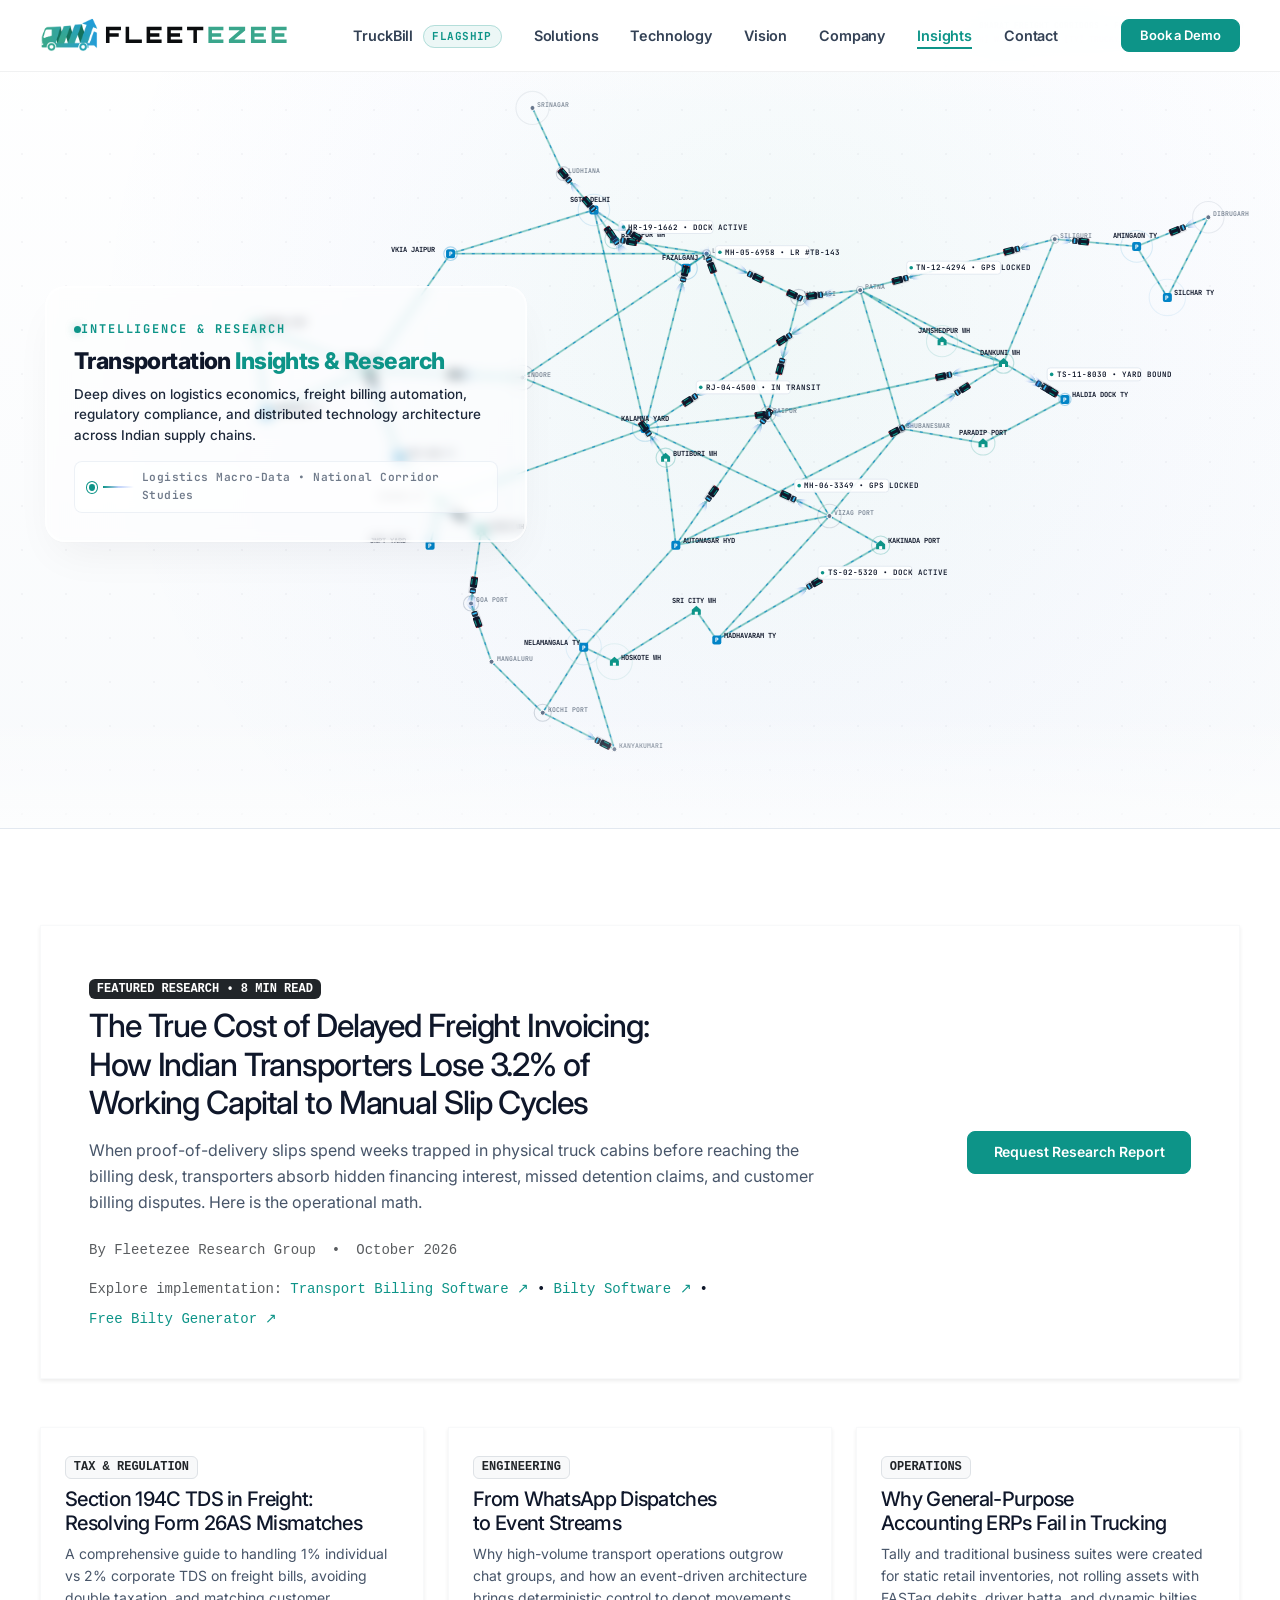
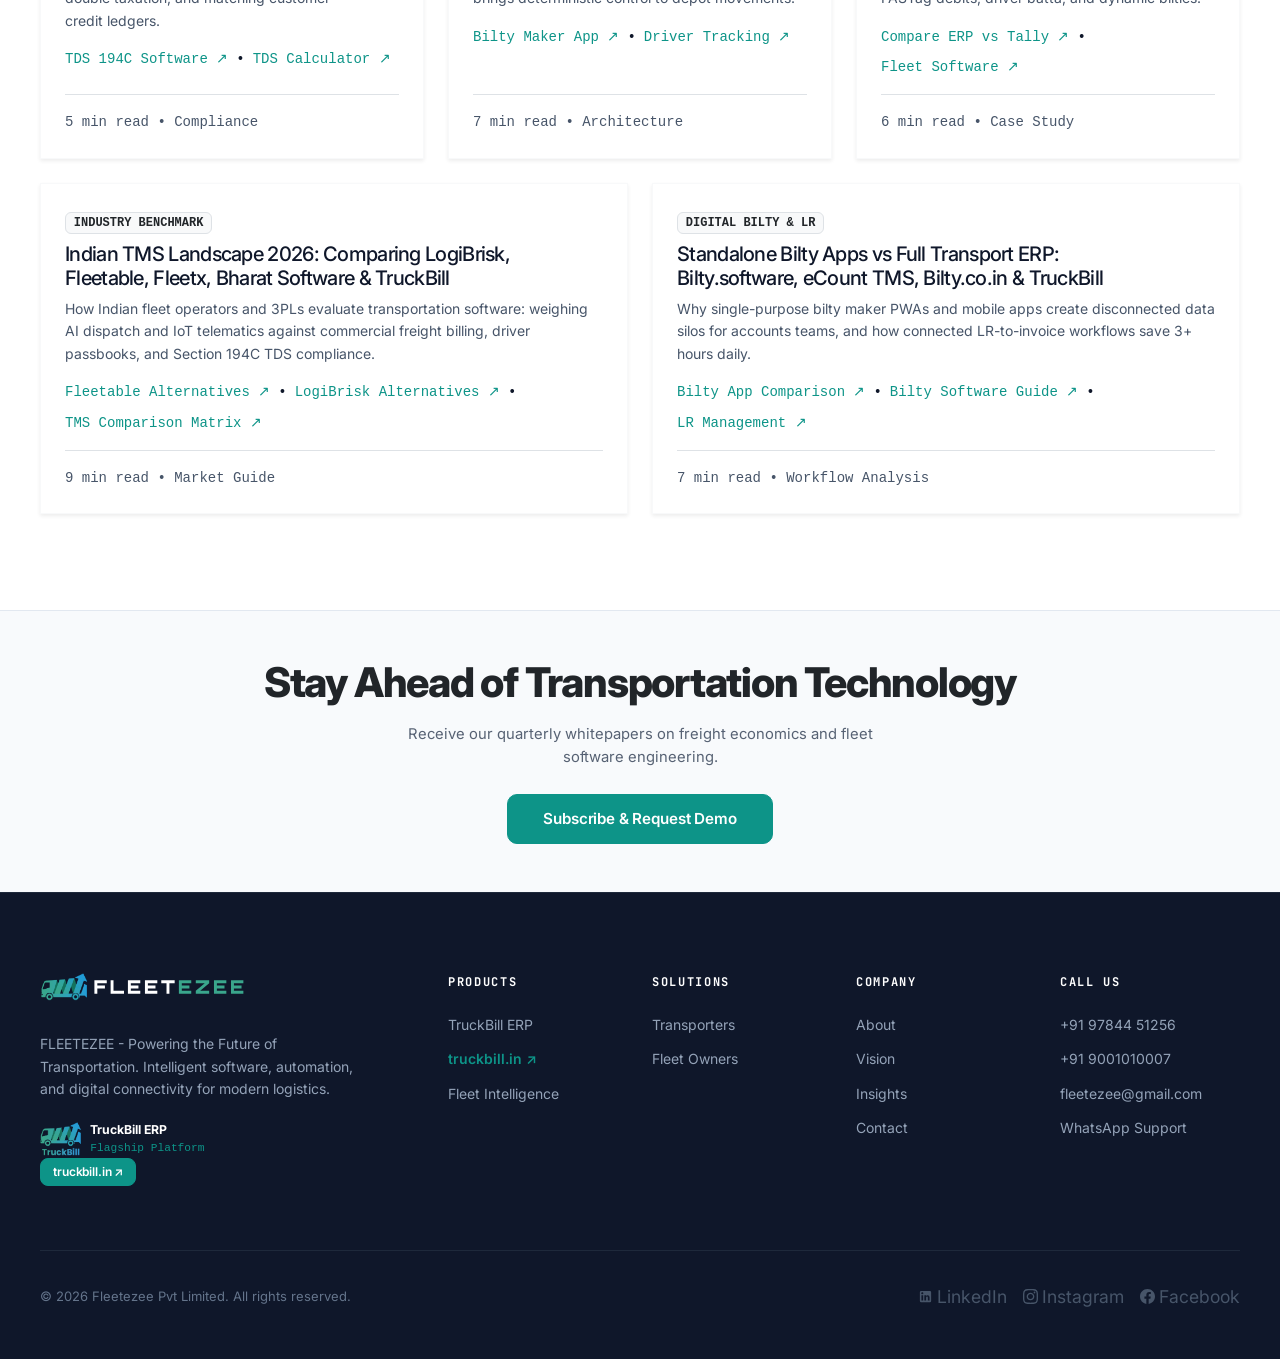
<file: insights.html>
<!DOCTYPE html>
<html lang="en-IN">
<head>
  <meta charset="UTF-8">
  <meta name="viewport" content="width=device-width, initial-scale=1.0, maximum-scale=5.0">
  <title>Insights & Engineering — FLEETEZEE - Powering the Future of Transportation.</title>
  <meta name="description" content="Deep dives, engineering articles, and regulatory guides on Indian logistics: Section 194C TDS calculations, GST RCM/FCM rules, diesel audit automation, and digital bilty workflows.">
  <meta name="keywords" content="Logistics tech blog, Section 194C TDS guide, transport GST guide, diesel mileage audit guide, digital bilty workflow, Section 194C transport TDS rules, transport GST invoicing guide, truck mileage benchmark India, digital LR workflow, Tally alternatives for transport, transport cost per KM calculation">
  <meta name="author" content="Fleetezee Pvt Limited">
  
  <!-- Canonical & Alternate Links -->
  <link rel="canonical" href="https://fleetezee.com/insights.html">
  <link rel="alternate" hreflang="en-IN" href="https://fleetezee.com/insights.html">
  <link rel="alternate" hreflang="x-default" href="https://fleetezee.com/insights.html">

  <!-- Search Engine & Answer Engine Directives -->
  <meta name="robots" content="index, follow, max-image-preview:large, max-snippet:-1, max-video-preview:-1">
  <meta name="googlebot" content="index, follow, max-snippet:-1, max-image-preview:large">
  <meta name="bingbot" content="index, follow, max-snippet:-1, max-image-preview:large">

  <!-- Geographic & Indian Localization Metadata (Geo-Friendly SEO) -->
  <meta name="geo.region" content="IN-KA">
  <meta name="geo.placename" content="Bengaluru">
  <meta name="geo.position" content="12.9237;77.6842">
  <meta name="ICBM" content="12.9237, 77.6842">
  <meta name="geo.country" content="IN">
  <meta name="target" content="all">
  <meta name="audience" content="Transport Contractors, Fleet Owners, Logistics Agencies, Freight Brokers, India">

  <!-- Open Graph / Social Sharing -->
  <meta property="og:type" content="website">
  <meta property="og:locale" content="en_IN">
  <meta property="og:site_name" content="Fleetezee">
  <meta property="og:url" content="https://fleetezee.com/insights.html">
  <meta property="og:title" content="Insights & Engineering — FLEETEZEE - Powering the Future of Transportation.">
  <meta property="og:description" content="Deep dives, engineering articles, and regulatory guides on Indian logistics: Section 194C TDS calculations, GST RCM/FCM rules, diesel audit automation, and digital bilty workflows.">
  <meta property="og:image" content="https://fleetezee.com/assets/images/fleetezee-logo.svg">
  <meta property="og:image:width" content="1200">
  <meta property="og:image:height" content="630">
  <meta property="og:image:alt" content="Fleetezee — Technology for Modern Transportation">

  <!-- Twitter / X -->
  <meta name="twitter:card" content="summary_large_image">
  <meta name="twitter:site" content="@fleetezee">
  <meta name="twitter:title" content="Insights & Engineering — FLEETEZEE - Powering the Future of Transportation.">
  <meta name="twitter:description" content="Deep dives, engineering articles, and regulatory guides on Indian logistics: Section 194C TDS calculations, GST RCM/FCM rules, diesel audit automation, and digital bilty workflows.">
  <meta name="twitter:image" content="https://fleetezee.com/assets/images/fleetezee-logo.svg">

  <!-- Favicon -->
  <link rel="icon" type="image/x-icon" href="favicon.ico">
  <link rel="icon" type="image/svg+xml" href="assets/images/fleetezee-logo.svg">

  <!-- CSS Dependencies -->
  <link rel="stylesheet" href="assets/css/bootstrap.min.css">
  <link rel="stylesheet" href="assets/css/main.css">
  <link rel="stylesheet" href="assets/css/components.css">
  <link rel="stylesheet" href="assets/css/responsive.css">

  <!-- Schema.org JSON-LD Structured Data (AEO & SEO) -->
  <script type="application/ld+json">
{
  "@context": "https://schema.org",
  "@graph": [
    {
      "@type": "BreadcrumbList",
      "itemListElement": [
        {
          "@type": "ListItem",
          "position": 1,
          "name": "Home",
          "item": "https://fleetezee.com/"
        },
        {
          "@type": "ListItem",
          "position": 2,
          "name": "Insights",
          "item": "https://fleetezee.com/insights.html"
        }
      ]
    },
    {
      "@type": "Blog",
      "@id": "https://fleetezee.com/insights.html#blog",
      "name": "Fleetezee Engineering & Logistics Insights",
      "description": "Technical and operational articles on transportation technology, logistics taxation, and fleet optimization.",
      "publisher": {
        "@type": "Organization",
        "name": "Fleetezee",
        "url": "https://fleetezee.com"
      }
    }
  ]
}
  </script>
  <link rel="sitemap" type="application/xml" title="Sitemap" href="https://fleetezee.com/sitemap.xml">
  <link rel="manifest" href="https://fleetezee.com/site.webmanifest">
  <meta name="theme-color" content="#0B0D0F">
</head>
<body>

  <!-- HEADER -->
  <header class="fz-header" id="mainHeader">
    <div class="container-fz">
      <div class="header-inner">
        <a href="index.html" class="header-logo-link" aria-label="Fleetezee Home">
          <img src="assets/images/fleetezee-logo-dark.svg?v=3" alt="FLEETEZEE" width="236" height="32">
        </a>
        <nav aria-label="Primary Navigation">
          <ul class="nav-desktop-links">
            <li><a href="truckbill.html">TruckBill <span class="badge-flagship">Flagship</span></a></li>
            <li><a href="solutions.html">Solutions</a></li>
            <li><a href="technology.html">Technology</a></li>
            <li><a href="vision.html">Vision</a></li>
            <li><a href="about.html">Company</a></li>
            <li><a href="insights.html" class="active">Insights</a></li>
            <li><a href="contact.html">Contact</a></li>
          </ul>
        </nav>
        <div class="nav-desktop-cta">
          <button class="btn-fz btn-fz-teal btn-fz-sm" data-open-demo data-demo-source="insights_header">
            Book a Demo
          </button>
        </div>
        <button class="hamburger-toggle" id="hamburgerBtn" aria-label="Toggle navigation menu">
          <span class="hamburger-line"></span>
          <span class="hamburger-line"></span>
          <span class="hamburger-line"></span>
        </button>
      </div>
    </div>
  </header>

  <!-- Mobile Drawer -->
  <div class="mobile-nav-drawer" id="mobileDrawer">
    <div>
      <div class="d-flex align-items-center justify-content-between mb-4">
        <span class="eyebrow mb-0">Menu</span>
      </div>
      <ul class="mobile-nav-links">
        <li><a href="truckbill.html"><span>TruckBill ERP</span> <span class="badge-flagship">Flagship</span></a></li>
        <li><a href="solutions.html"><span>Solutions</span> <span>→</span></a></li>
        <li><a href="technology.html"><span>Technology & AI</span> <span>→</span></a></li>
        <li><a href="vision.html"><span>Our Vision</span> <span>→</span></a></li>
        <li><a href="about.html"><span>Company & Story</span> <span>→</span></a></li>
        <li><a href="insights.html"><span>Insights</span> <span>→</span></a></li>
        <li><a href="contact.html"><span>Contact Us</span> <span>→</span></a></li>
      </ul>
    </div>
    <div>
      <button class="btn-fz btn-fz-teal w-100 py-3 mb-2" data-open-demo data-demo-source="insights_mobile_drawer">
        Book a TruckBill Demo
      </button>
    </div>
  </div>

  <main>
    <!-- HERO -->
    <section class="page-hero-section">
      <canvas class="hero-telematics-canvas" aria-hidden="true"></canvas>
      <div class="hero-vignette"></div>

      <div class="container-hero">
        <div class="row justify-content-start align-items-center">
          <div class="col-lg-6 col-xl-5 col-xxl-5 hero-content">
            <div class="hero-glass-card">
              <span class="eyebrow mb-2 d-inline-block">Intelligence & Research</span>
              <h1 class="display-hero text-dark mb-2">
                Transportation <span class="text-teal">Insights & Research</span>
              </h1>
              <p class="hero-lead-text mb-3">
                Deep dives on logistics economics, freight billing automation, regulatory compliance, and distributed technology architecture across Indian supply chains.
              </p>

              <!-- Smart Translucent Connector -->
              <div class="hero-text-connector d-none d-lg-flex align-items-center gap-2 mt-3">
                <span class="connector-dot"></span>
                <span class="connector-line"></span>
                <span class="connector-label">Logistics Macro-Data &bull; National Corridor Studies</span>
              </div>
            </div>
          </div>
        </div>
      </div>
    </section>

    <!-- FEATURED ARTICLE -->
    <section class="section-light">
      <div class="container-fz">
        <div class="p-4 p-md-5 rounded-16 bg-white border border-light shadow-sm mb-5">
          <div class="row align-items-center g-4">
            <div class="col-lg-8">
              <span class="badge bg-dark font-monospace mb-2">FEATURED RESEARCH • 8 MIN READ</span>
              <h2 class="h2 mb-3">
                The True Cost of Delayed Freight Invoicing: How Indian Transporters Lose 3.2% of Working Capital to Manual Slip Cycles
              </h2>
              <p class="text-muted-light mb-4">
                When proof-of-delivery slips spend weeks trapped in physical truck cabins before reaching the billing desk, transporters absorb hidden financing interest, missed detention claims, and customer billing disputes. Here is the operational math.
              </p>
              <div class="d-flex align-items-center gap-3 font-monospace small text-muted mb-3">
                <span>By Fleetezee Research Group</span>
                <span>•</span>
                <span>October 2026</span>
              </div>
              <div class="d-flex align-items-center gap-2 flex-wrap font-monospace small">
                <span class="text-muted">Explore implementation:</span>
                <a href="https://www.truckbill.in/transport-billing-software.html" target="_blank" rel="noopener" class="text-teal text-decoration-none">Transport Billing Software ↗</a>
                <span>•</span>
                <a href="https://www.truckbill.in/bilty-software.html" target="_blank" rel="noopener" class="text-teal text-decoration-none">Bilty Software ↗</a>
                <span>•</span>
                <a href="https://www.truckbill.in/tools/free-lr-generator.html" target="_blank" rel="noopener" class="text-teal text-decoration-none">Free Bilty Generator ↗</a>
              </div>
            </div>
            <div class="col-lg-4 text-lg-end">
              <button class="btn-fz btn-fz-teal" data-open-demo data-demo-source="article_featured">
                Request Research Report
              </button>
            </div>
          </div>
        </div>

        <!-- ARTICLES GRID (CMS READY) -->
        <div class="row g-4">
          <!-- Article 1 -->
          <div class="col-md-6 col-lg-4">
            <div class="p-4 rounded-16 bg-white border border-light h-100 d-flex flex-column justify-content-between shadow-sm">
              <div>
                <span class="badge bg-light text-dark border font-monospace mb-2">TAX & REGULATION</span>
                <h4 class="h5 mb-2">Section 194C TDS in Freight: Resolving Form 26AS Mismatches</h4>
                <p class="text-muted-light small mb-3">
                  A comprehensive guide to handling 1% individual vs 2% corporate TDS on freight bills, avoiding double taxation, and matching customer credit ledgers.
                </p>
                <div class="d-flex gap-2 flex-wrap font-monospace small mb-3">
                  <a href="https://www.truckbill.in/tds-194c-software.html" target="_blank" rel="noopener" class="text-teal text-decoration-none">TDS 194C Software ↗</a>
                  <span>•</span>
                  <a href="https://www.truckbill.in/tools/tds-194c-calculator.html" target="_blank" rel="noopener" class="text-teal text-decoration-none">TDS Calculator ↗</a>
                </div>
              </div>
              <div class="font-monospace small text-muted-light border-top pt-3">
                5 min read • Compliance
              </div>
            </div>
          </div>

          <!-- Article 2 -->
          <div class="col-md-6 col-lg-4">
            <div class="p-4 rounded-16 bg-white border border-light h-100 d-flex flex-column justify-content-between shadow-sm">
              <div>
                <span class="badge bg-light text-dark border font-monospace mb-2">ENGINEERING</span>
                <h4 class="h5 mb-2">From WhatsApp Dispatches to Event Streams</h4>
                <p class="text-muted-light small mb-3">
                  Why high-volume transport operations outgrow chat groups, and how an event-driven architecture brings deterministic control to depot movements.
                </p>
                <div class="d-flex gap-2 flex-wrap font-monospace small mb-3">
                  <a href="https://www.truckbill.in/bilty-maker-app.html" target="_blank" rel="noopener" class="text-teal text-decoration-none">Bilty Maker App ↗</a>
                  <span>•</span>
                  <a href="https://www.truckbill.in/driver-real-time-tracking.html" target="_blank" rel="noopener" class="text-teal text-decoration-none">Driver Tracking ↗</a>
                </div>
              </div>
              <div class="font-monospace small text-muted-light border-top pt-3">
                7 min read • Architecture
              </div>
            </div>
          </div>

          <!-- Article 3 -->
          <div class="col-md-6 col-lg-4">
            <div class="p-4 rounded-16 bg-white border border-light h-100 d-flex flex-column justify-content-between shadow-sm">
              <div>
                <span class="badge bg-light text-dark border font-monospace mb-2">OPERATIONS</span>
                <h4 class="h5 mb-2">Why General-Purpose Accounting ERPs Fail in Trucking</h4>
                <p class="text-muted-light small mb-3">
                  Tally and traditional business suites were created for static retail inventories, not rolling assets with FASTag debits, driver batta, and dynamic bilties.
                </p>
                <div class="d-flex gap-2 flex-wrap font-monospace small mb-3">
                  <a href="https://www.truckbill.in/compare.html" target="_blank" rel="noopener" class="text-teal text-decoration-none">Compare ERP vs Tally ↗</a>
                  <span>•</span>
                  <a href="https://www.truckbill.in/fleet-management-software.html" target="_blank" rel="noopener" class="text-teal text-decoration-none">Fleet Software ↗</a>
                </div>
              </div>
              <div class="font-monospace small text-muted-light border-top pt-3">
                6 min read • Case Study
              </div>
            </div>
          </div>

          <!-- Article 4 -->
          <div class="col-md-6 col-lg-6">
            <div class="p-4 rounded-16 bg-white border border-light h-100 d-flex flex-column justify-content-between shadow-sm">
              <div>
                <span class="badge bg-light text-dark border font-monospace mb-2">INDUSTRY BENCHMARK</span>
                <h4 class="h5 mb-2">Indian TMS Landscape 2026: Comparing LogiBrisk, Fleetable, Fleetx, Bharat Software &amp; TruckBill</h4>
                <p class="text-muted-light small mb-3">
                  How Indian fleet operators and 3PLs evaluate transportation software: weighing AI dispatch and IoT telematics against commercial freight billing, driver passbooks, and Section 194C TDS compliance.
                </p>
                <div class="d-flex gap-2 flex-wrap font-monospace small mb-3">
                  <a href="https://www.truckbill.in/fleetable-alternatives.html" target="_blank" rel="noopener" class="text-teal text-decoration-none">Fleetable Alternatives ↗</a>
                  <span>•</span>
                  <a href="https://www.truckbill.in/logibrisk-alternatives.html" target="_blank" rel="noopener" class="text-teal text-decoration-none">LogiBrisk Alternatives ↗</a>
                  <span>•</span>
                  <a href="https://www.truckbill.in/compare.html" target="_blank" rel="noopener" class="text-teal text-decoration-none">TMS Comparison Matrix ↗</a>
                </div>
              </div>
              <div class="font-monospace small text-muted-light border-top pt-3">
                9 min read • Market Guide
              </div>
            </div>
          </div>

          <!-- Article 5 -->
          <div class="col-md-6 col-lg-6">
            <div class="p-4 rounded-16 bg-white border border-light h-100 d-flex flex-column justify-content-between shadow-sm">
              <div>
                <span class="badge bg-light text-dark border font-monospace mb-2">DIGITAL BILTY &amp; LR</span>
                <h4 class="h5 mb-2">Standalone Bilty Apps vs Full Transport ERP: Bilty.software, eCount TMS, Bilty.co.in &amp; TruckBill</h4>
                <p class="text-muted-light small mb-3">
                  Why single-purpose bilty maker PWAs and mobile apps create disconnected data silos for accounts teams, and how connected LR-to-invoice workflows save 3+ hours daily.
                </p>
                <div class="d-flex gap-2 flex-wrap font-monospace small mb-3">
                  <a href="https://www.truckbill.in/bilty-software-alternatives.html" target="_blank" rel="noopener" class="text-teal text-decoration-none">Bilty App Comparison ↗</a>
                  <span>•</span>
                  <a href="https://www.truckbill.in/bilty-software.html" target="_blank" rel="noopener" class="text-teal text-decoration-none">Bilty Software Guide ↗</a>
                  <span>•</span>
                  <a href="https://www.truckbill.in/lr-software.html" target="_blank" rel="noopener" class="text-teal text-decoration-none">LR Management ↗</a>
                </div>
              </div>
              <div class="font-monospace small text-muted-light border-top pt-3">
                7 min read • Workflow Analysis
              </div>
            </div>
          </div>
        </div>
      </div>
    </section>

    <!-- NEWSLETTER / DEMO PROMPT -->
    <section class="section-dark-charcoal text-center py-5">
      <div class="container-fz">
        <h2 class="display-section text-dark mb-3">Stay Ahead of Transportation Technology</h2>
        <p class="lead-text mx-auto mb-4">
          Receive our quarterly whitepapers on freight economics and fleet software engineering.
        </p>
        <button class="btn-fz btn-fz-teal btn-fz-lg" data-open-demo data-demo-source="insights_newsletter">
          Subscribe & Request Demo
        </button>
      </div>
    </section>
  </main>

  <!-- FOOTER -->
  <footer class="fz-footer">
    <div class="container-fz">
      <div class="row g-4">
        <div class="col-lg-4 col-md-6">
          <a href="index.html" class="d-inline-block mb-3" aria-label="Fleetezee">
            <img src="assets/images/fleetezee-logo.svg?v=3" alt="FLEETEZEE" width="206" height="28">
          </a>
          <p class="footer-brand-bio">
            FLEETEZEE - Powering the Future of Transportation. Intelligent software, automation, and digital connectivity for modern logistics.
          </p>
          <div class="footer-truckbill-card mt-3">
            <div class="d-flex align-items-center gap-2">
              <img src="assets/images/truckbill-logo.png" alt="TruckBill Logo" height="34">
              <div>
                <div class="text-white small fw-bold">TruckBill ERP</div>
                <div class="text-teal font-monospace" style="font-size: 0.7rem;">Flagship Platform</div>
              </div>
            </div>
            <a href="https://www.truckbill.in/" target="_blank" rel="noopener" class="btn-fz btn-fz-teal btn-fz-sm" style="padding: 0.35rem 0.75rem; font-size: 0.75rem;">
              truckbill.in ↗
            </a>
          </div>
        </div>
        <div class="col-lg-2 col-md-3 col-6">
          <div class="footer-heading">Products</div>
          <ul class="footer-links">
            <li><a href="truckbill.html">TruckBill ERP</a></li>
            <li><a href="https://www.truckbill.in/" target="_blank" rel="noopener" class="text-teal fw-semibold">truckbill.in ↗</a></li>
            <li><a href="technology.html">Fleet Intelligence</a></li>
          </ul>
        </div>
        <div class="col-lg-2 col-md-3 col-6">
          <div class="footer-heading">Solutions</div>
          <ul class="footer-links">
            <li><a href="solutions.html#transporters">Transporters</a></li>
            <li><a href="solutions.html#fleet-owners">Fleet Owners</a></li>
          </ul>
        </div>
        <div class="col-lg-2 col-md-3 col-6">
          <div class="footer-heading">Company</div>
          <ul class="footer-links">
            <li><a href="about.html">About</a></li>
            <li><a href="vision.html">Vision</a></li>
            <li><a href="insights.html">Insights</a></li>
            <li><a href="contact.html">Contact</a></li>
          </ul>
        </div>
        <div class="col-lg-2 col-md-3 col-6">
          <div class="footer-heading">Call Us</div>
          <ul class="footer-links">
            <li><a href="tel:+919784451256">+91 97844 51256</a></li>
            <li><a href="tel:+919001010007">+91 9001010007</a></li>
            <li><a href="mailto:fleetezee@gmail.com">fleetezee@gmail.com</a></li>
            <li><a href="https://wa.me/919784451256?text=Hi%20Fleetezee%20Team" target="_blank" rel="noopener">WhatsApp Support</a></li>
          </ul>
        </div>
      </div>
      <div class="footer-bottom">
        <div>© 2026 Fleetezee Pvt Limited. All rights reserved.</div>
        <div class="social-links d-flex align-items-center gap-3">
          <a href="https://www.linkedin.com/showcase/truckbill/" target="_blank" rel="noopener" aria-label="LinkedIn" class="d-inline-flex align-items-center gap-1 text-muted-dark text-hover-white">
            <svg width="15" height="15" viewBox="0 0 24 24" fill="currentColor"><path d="M19 3a2 2 0 0 1 2 2v14a2 2 0 0 1-2 2H5a2 2 0 0 1-2-2V5a2 2 0 0 1 2-2h14m-.5 15.5v-5.3a3.26 3.26 0 0 0-3.26-3.26c-.85 0-1.84.52-2.28 1.3v-1.11h-2.79v8.37h2.79v-4.93c0-.77.62-1.4 1.39-1.4a1.4 1.4 0 0 1 1.4 1.4v4.93h2.75M6.88 8.56a1.68 1.68 0 0 0 1.68-1.68c0-.93-.75-1.69-1.68-1.69a1.69 1.69 0 0 0-1.69 1.69c0 .93.76 1.68 1.69 1.68m1.39 9.94v-8.37H5.5v8.37h2.77z"/></svg>
            <span>LinkedIn</span>
          </a>
          <a href="https://www.instagram.com/truckbill.in/" target="_blank" rel="noopener" aria-label="Instagram" class="d-inline-flex align-items-center gap-1 text-muted-dark text-hover-white">
            <svg width="15" height="15" viewBox="0 0 24 24" fill="currentColor"><path d="M12 2.163c3.204 0 3.584.012 4.85.07 3.252.148 4.771 1.691 4.919 4.919.058 1.265.069 1.645.069 4.849 0 3.205-.012 3.584-.069 4.849-.149 3.225-1.664 4.771-4.919 4.919-1.266.058-1.644.07-4.85.07-3.204 0-3.584-.012-4.849-.07-3.26-.149-4.771-1.699-4.919-4.92-.058-1.265-.07-1.644-.07-4.849 0-3.204.013-3.583.07-4.849.149-3.227 1.664-4.771 4.919-4.919 1.266-.057 1.645-.069 4.849-.069zm0-2.163c-3.259 0-3.667.014-4.947.072-4.358.2-6.78 2.618-6.98 6.98-.059 1.281-.073 1.689-.073 4.948 0 3.259.014 3.668.072 4.948.2 4.358 2.618 6.78 6.98 6.98 1.281.058 1.689.072 4.948.072 3.259 0 3.668-.014 4.948-.072 4.354-.2 6.782-2.618 6.979-6.98.059-1.28.073-1.689.073-4.948 0-3.259-.014-3.667-.072-4.947-.196-4.354-2.617-6.78-6.979-6.98-1.281-.059-1.69-.073-4.949-.073zm0 5.838c-3.403 0-6.162 2.759-6.162 6.162s2.759 6.163 6.162 6.163 6.162-2.759 6.162-6.163c0-3.403-2.759-6.162-6.162-6.162zm0 10.162c-2.209 0-4-1.79-4-4 0-2.209 1.791-4 4-4s4 1.791 4 4c0 2.21-1.791 4-4 4zm6.406-11.845c-.796 0-1.441.645-1.441 1.44s.645 1.44 1.441 1.44c.795 0 1.439-.645 1.439-1.44s-.644-1.44-1.439-1.44z"/></svg>
            <span>Instagram</span>
          </a>
          <a href="https://www.facebook.com/profile.php?id=61593975432299" target="_blank" rel="noopener" aria-label="Facebook" class="d-inline-flex align-items-center gap-1 text-muted-dark text-hover-white">
            <svg width="15" height="15" viewBox="0 0 24 24" fill="currentColor"><path d="M24 12.073c0-6.627-5.373-12-12-12s-12 5.373-12 12c0 5.99 4.388 10.954 10.125 11.854v-8.385H7.078v-3.47h3.047V9.43c0-3.007 1.792-4.669 4.533-4.669 1.312 0 2.686.235 2.686.235v2.953H15.83c-1.491 0-1.956.925-1.956 1.874v2.25h3.328l-.532 3.47h-2.796v8.385C19.612 23.027 24 18.062 24 12.073z"/></svg>
            <span>Facebook</span>
          </a>
        </div>
      </div>
    </div>
  </footer>

  <aside class="sticky-mobile-cta">
    <div class="d-flex align-items-center justify-content-between gap-2">
      <button class="btn-fz btn-fz-teal w-100 py-2 small" data-open-demo data-demo-source="sticky_insights">
        Book a TruckBill Demo
      </button>
      <a href="https://wa.me/919784451256" target="_blank" rel="noopener" class="btn-fz btn-fz-outline-dark py-2 px-3 small">
        WhatsApp
      </a>
    </div>
  </aside>

  <!-- MODAL -->
  <div class="fz-modal-backdrop" id="demoModal" role="dialog" aria-modal="true">
    <div class="fz-modal-dialog">
      <div class="fz-modal-header">
        <div>
          <span class="eyebrow mb-1">FLEETEZEE RESEARCH</span>
          <h3 class="h4 text-dark mb-0">Request Briefing & Demo</h3>
        </div>
        <button class="fz-modal-close" id="closeDemoModal">✕</button>
      </div>
      <div class="fz-modal-body" id="demoFormContainer">
                <form id="fleetezeeDemoForm" novalidate>
          <div class="fz-form-row">
            <div class="fz-form-group">
              <label class="fz-label" for="leadName">Name *</label>
              <input type="text" class="fz-input" id="leadName" name="name" placeholder="e.g. Rajesh Sharma" required autocomplete="name">
            </div>
            <div class="fz-form-group">
              <label class="fz-label" for="leadEmail">Email *</label>
              <input type="email" class="fz-input" id="leadEmail" name="email" placeholder="e.g. rajesh@company.com" required autocomplete="email">
            </div>
          </div>

          <div class="fz-form-row">
            <div class="fz-form-group">
              <label class="fz-label" for="leadMobile">Mobile *</label>
              <input type="tel" class="fz-input" id="leadMobile" name="mobile" placeholder="e.g. 98765 43210" required autocomplete="tel">
            </div>
            <div class="fz-form-group">
              <label class="fz-label" for="leadCompany">Company *</label>
              <input type="text" class="fz-input" id="leadCompany" name="company" placeholder="e.g. Sharma Roadways Pvt Ltd" required autocomplete="organization">
            </div>
          </div>

          <div class="fz-form-row">
            <div class="fz-form-group">
              <label class="fz-label" for="leadCity">City *</label>
              <input type="text" class="fz-input" id="leadCity" name="city" placeholder="e.g. Jaipur, Mumbai, Ahmedabad" required autocomplete="address-level2">
            </div>
            <div class="fz-form-group">
              <label class="fz-label" for="leadState">State *</label>
              <input type="text" class="fz-input" id="leadState" name="state" placeholder="e.g. Rajasthan, Maharashtra" required autocomplete="address-level1">
            </div>
          </div>

          <div class="fz-form-group">
            <label class="fz-label" for="leadRemark">Remark <span class="text-muted-dark small">(Optional)</span></label>
            <textarea class="fz-textarea" id="leadRemark" name="remark" rows="2" placeholder="Tell us about your fleet operations or specific requirements..."></textarea>
          </div>

          <div class="mt-4">
            <button type="submit" class="btn-fz btn-fz-teal w-100 py-3">
              Request a Walkthrough
            </button>
            <div class="d-flex justify-content-between align-items-center mt-2 font-monospace" style="font-size: 0.75rem;">
              <span class="text-muted-dark">🔒 100% Free • No Credit Card</span>
              <span class="text-muted-dark">Call: <a href="tel:+919784451256" class="text-teal">+91 97844 51256</a> / <a href="tel:+919001010007" class="text-teal">+91 9001010007</a></span>
            </div>
          </div>
        </form>
      </div>
      <div class="modal-success-state" id="demoSuccessState">
        <div class="success-icon-badge">✓</div>
        <h3 class="h4 text-dark mb-2">Request Confirmed</h3>
        <p class="text-muted-dark small mb-3">Our research team will send the brief and connect shortly.</p>
        <a href="#" id="instantWhatsAppCta" target="_blank" rel="noopener" class="btn-fz btn-fz-teal py-3 w-100">
          WhatsApp Instant Chat
        </a>
      </div>
    </div>
  </div>

  <script src="assets/js/bootstrap.bundle.min.js"></script>
  <script src="assets/js/interactive.js"></script>
  <script src="assets/js/analytics.js"></script>
  <script src="assets/js/hero-network.js"></script>
</body>
</html>
</file>
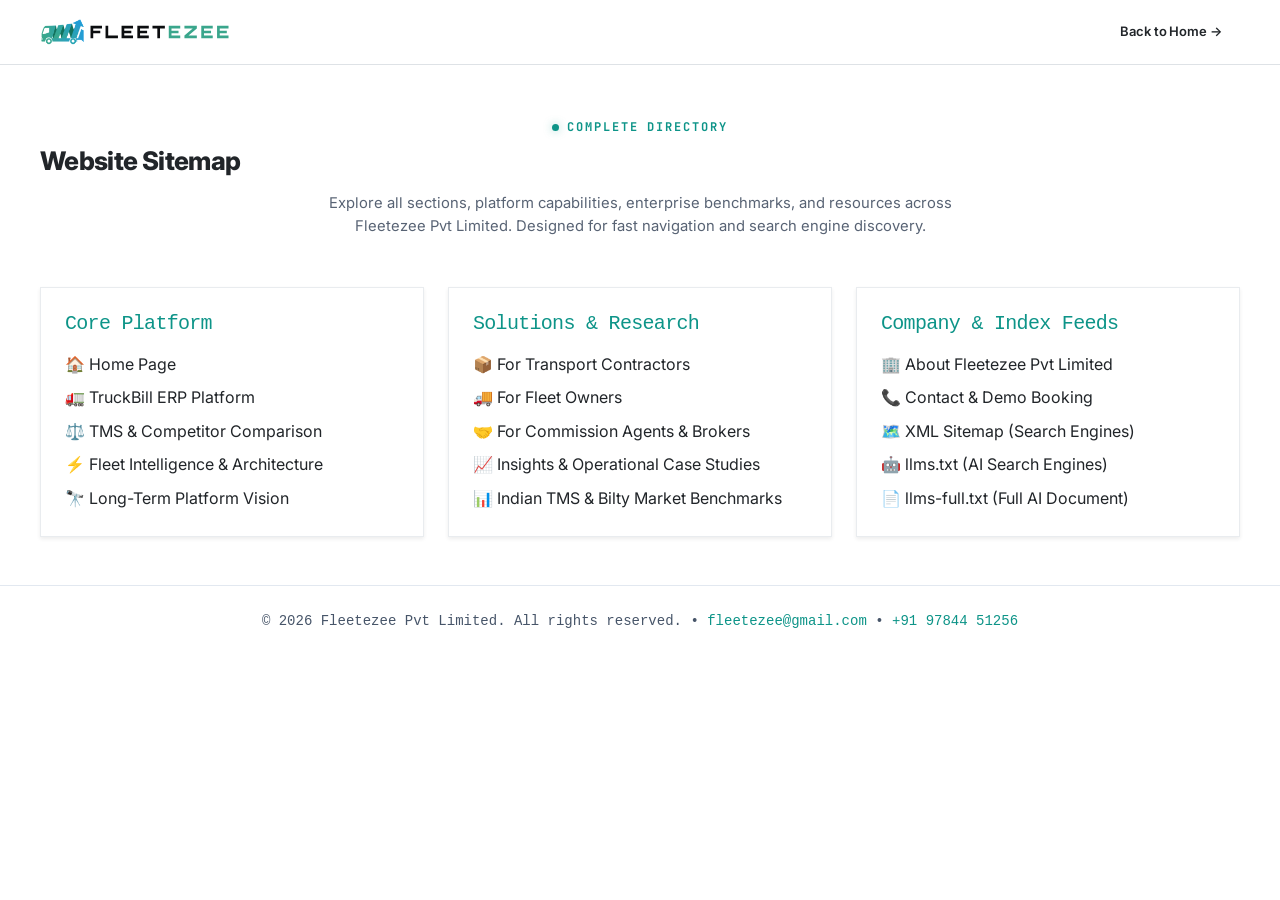
<file: sitemap.html>
<!DOCTYPE html>
<html lang="en">
<head>
  <meta charset="UTF-8">
  <meta name="viewport" content="width=device-width, initial-scale=1.0">
  <title>Website Sitemap — Fleetezee Pvt Limited</title>
  <meta name="description" content="Complete sitemap and directory of all pages on Fleetezee. Explore TruckBill ERP platform, solutions for transporters, fleet intelligence architecture, and contact details.">
  <link rel="canonical" href="https://fleetezee.com/sitemap.html">
  <link rel="sitemap" type="application/xml" title="Sitemap" href="https://fleetezee.com/sitemap.xml">
  <link rel="manifest" href="https://fleetezee.com/site.webmanifest">
  <meta name="robots" content="index, follow">
  <meta name="author" content="Fleetezee Pvt Limited">
  <meta property="og:locale" content="en_IN">
  <meta property="og:title" content="Website Sitemap — Fleetezee Pvt Limited">
  <meta property="og:description" content="Complete directory for Fleetezee: TruckBill ERP platform, enterprise fleet intelligence, transporter solutions, market benchmarks, and company resources.">
  <meta property="og:type" content="website">
  <meta property="og:url" content="https://fleetezee.com/sitemap.html">
  <meta property="og:image" content="https://fleetezee.com/assets/images/fleetezee-banner.png">
  <meta name="twitter:card" content="summary_large_image">
  <meta name="twitter:title" content="Website Sitemap — Fleetezee Pvt Limited">
  <meta name="twitter:description" content="Complete directory for Fleetezee: TruckBill ERP platform, enterprise fleet intelligence, and market benchmarks.">
  <link rel="stylesheet" href="assets/css/bootstrap.min.css">
  <link rel="stylesheet" href="assets/css/main.css">
  <link rel="stylesheet" href="assets/css/components.css">
  <link rel="icon" type="image/svg+xml" href="assets/images/fleetezee-logo.svg">
  <meta name="theme-color" content="#0B0D0F">
  <script type="application/ld+json">
  {
    "@context": "https://schema.org",
    "@graph": [
      {
        "@type": "CollectionPage",
        "@id": "https://fleetezee.com/sitemap.html#webpage",
        "url": "https://fleetezee.com/sitemap.html",
        "name": "Website Sitemap — Fleetezee Pvt Limited",
        "description": "Complete directory and sitemap indexing all transport software modules, fleet intelligence architecture, solutions, and enterprise research on Fleetezee.",
        "isPartOf": {
          "@type": "WebSite",
          "@id": "https://fleetezee.com/#website",
          "name": "Fleetezee",
          "url": "https://fleetezee.com"
        },
        "publisher": {
          "@type": "Organization",
          "name": "Fleetezee Pvt Limited",
          "url": "https://fleetezee.com"
        },
        "inLanguage": "en-IN",
        "dateModified": "2026-10-15",
        "breadcrumb": {
          "@type": "BreadcrumbList",
          "itemListElement": [
            { "@type": "ListItem", "position": 1, "name": "Home", "item": "https://fleetezee.com/" },
            { "@type": "ListItem", "position": 2, "name": "Sitemap", "item": "https://fleetezee.com/sitemap.html" }
          ]
        }
      }
    ]
  }
  </script>
</head>
<body class="bg-white text-dark">
  <!-- Minimal Nav -->
  <header class="py-3 border-bottom bg-white">
    <div class="container-fz d-flex justify-content-between align-items-center">
      <a href="index.html"><img src="assets/images/fleetezee-logo-dark.svg?v=3" alt="FLEETEZEE" width="192" height="26"></a>
      <a href="index.html" class="btn-fz btn-fz-outline-teal btn-fz-sm">Back to Home →</a>
    </div>
  </header>

  <main class="py-5">
    <div class="container-fz">
      <div class="mb-5 text-center">
        <span class="eyebrow mb-2">COMPLETE DIRECTORY</span>
        <h1 class="display-hero text-dark mb-3">Website Sitemap</h1>
        <p class="lead-text mx-auto" style="max-width: 680px;">
          Explore all sections, platform capabilities, enterprise benchmarks, and resources across Fleetezee Pvt Limited. Designed for fast navigation and search engine discovery.
        </p>
      </div>

      <div class="row g-4">
        <!-- Core Platform -->
        <div class="col-12 col-md-4">
          <div class="p-4 rounded-16 bg-white border border-light-subtle shadow-sm h-100">
            <h2 class="h5 text-teal mb-3 font-monospace">Core Platform</h2>
            <ul class="list-unstyled d-flex flex-column gap-2 mb-0">
              <li><a href="index.html" class="text-dark text-hover-teal">🏠 Home Page</a></li>
              <li><a href="truckbill.html" class="text-dark text-hover-teal">🚛 TruckBill ERP Platform</a></li>
              <li><a href="truckbill.html#competitors" class="text-dark text-hover-teal">⚖️ TMS &amp; Competitor Comparison</a></li>
              <li><a href="technology.html" class="text-dark text-hover-teal">⚡ Fleet Intelligence &amp; Architecture</a></li>
              <li><a href="vision.html" class="text-dark text-hover-teal">🔭 Long-Term Platform Vision</a></li>
            </ul>
          </div>
        </div>

        <!-- Solutions & Resources -->
        <div class="col-12 col-md-4">
          <div class="p-4 rounded-16 bg-white border border-light-subtle shadow-sm h-100">
            <h2 class="h5 text-teal mb-3 font-monospace">Solutions &amp; Research</h2>
            <ul class="list-unstyled d-flex flex-column gap-2 mb-0">
              <li><a href="solutions.html#transporters" class="text-dark text-hover-teal">📦 For Transport Contractors</a></li>
              <li><a href="solutions.html#fleet-owners" class="text-dark text-hover-teal">🚚 For Fleet Owners</a></li>
              <li><a href="solutions.html#brokers" class="text-dark text-hover-teal">🤝 For Commission Agents &amp; Brokers</a></li>
              <li><a href="insights.html" class="text-dark text-hover-teal">📈 Insights &amp; Operational Case Studies</a></li>
              <li><a href="insights.html#market-benchmarks" class="text-dark text-hover-teal">📊 Indian TMS &amp; Bilty Market Benchmarks</a></li>
            </ul>
          </div>
        </div>

        <!-- Company & Support -->
        <div class="col-12 col-md-4">
          <div class="p-4 rounded-16 bg-white border border-light-subtle shadow-sm h-100">
            <h2 class="h5 text-teal mb-3 font-monospace">Company &amp; Index Feeds</h2>
            <ul class="list-unstyled d-flex flex-column gap-2 mb-0">
              <li><a href="about.html" class="text-dark text-hover-teal">🏢 About Fleetezee Pvt Limited</a></li>
              <li><a href="contact.html" class="text-dark text-hover-teal">📞 Contact &amp; Demo Booking</a></li>
              <li><a href="sitemap.xml" class="text-dark text-hover-teal" target="_blank">🗺️ XML Sitemap (Search Engines)</a></li>
              <li><a href="llms.txt" class="text-dark text-hover-teal" target="_blank">🤖 llms.txt (AI Search Engines)</a></li>
              <li><a href="llms-full.txt" class="text-dark text-hover-teal" target="_blank">📄 llms-full.txt (Full AI Document)</a></li>
            </ul>
          </div>
        </div>
      </div>
    </div>
  </main>

  <footer class="py-4 border-top border-charcoal text-center text-muted-dark font-monospace small">
    © 2026 Fleetezee Pvt Limited. All rights reserved. • <a href="mailto:fleetezee@gmail.com" class="text-teal">fleetezee@gmail.com</a> • <a href="tel:+919784451256" class="text-teal">+91 97844 51256</a>
  </footer>
</body>
</html>
</file>
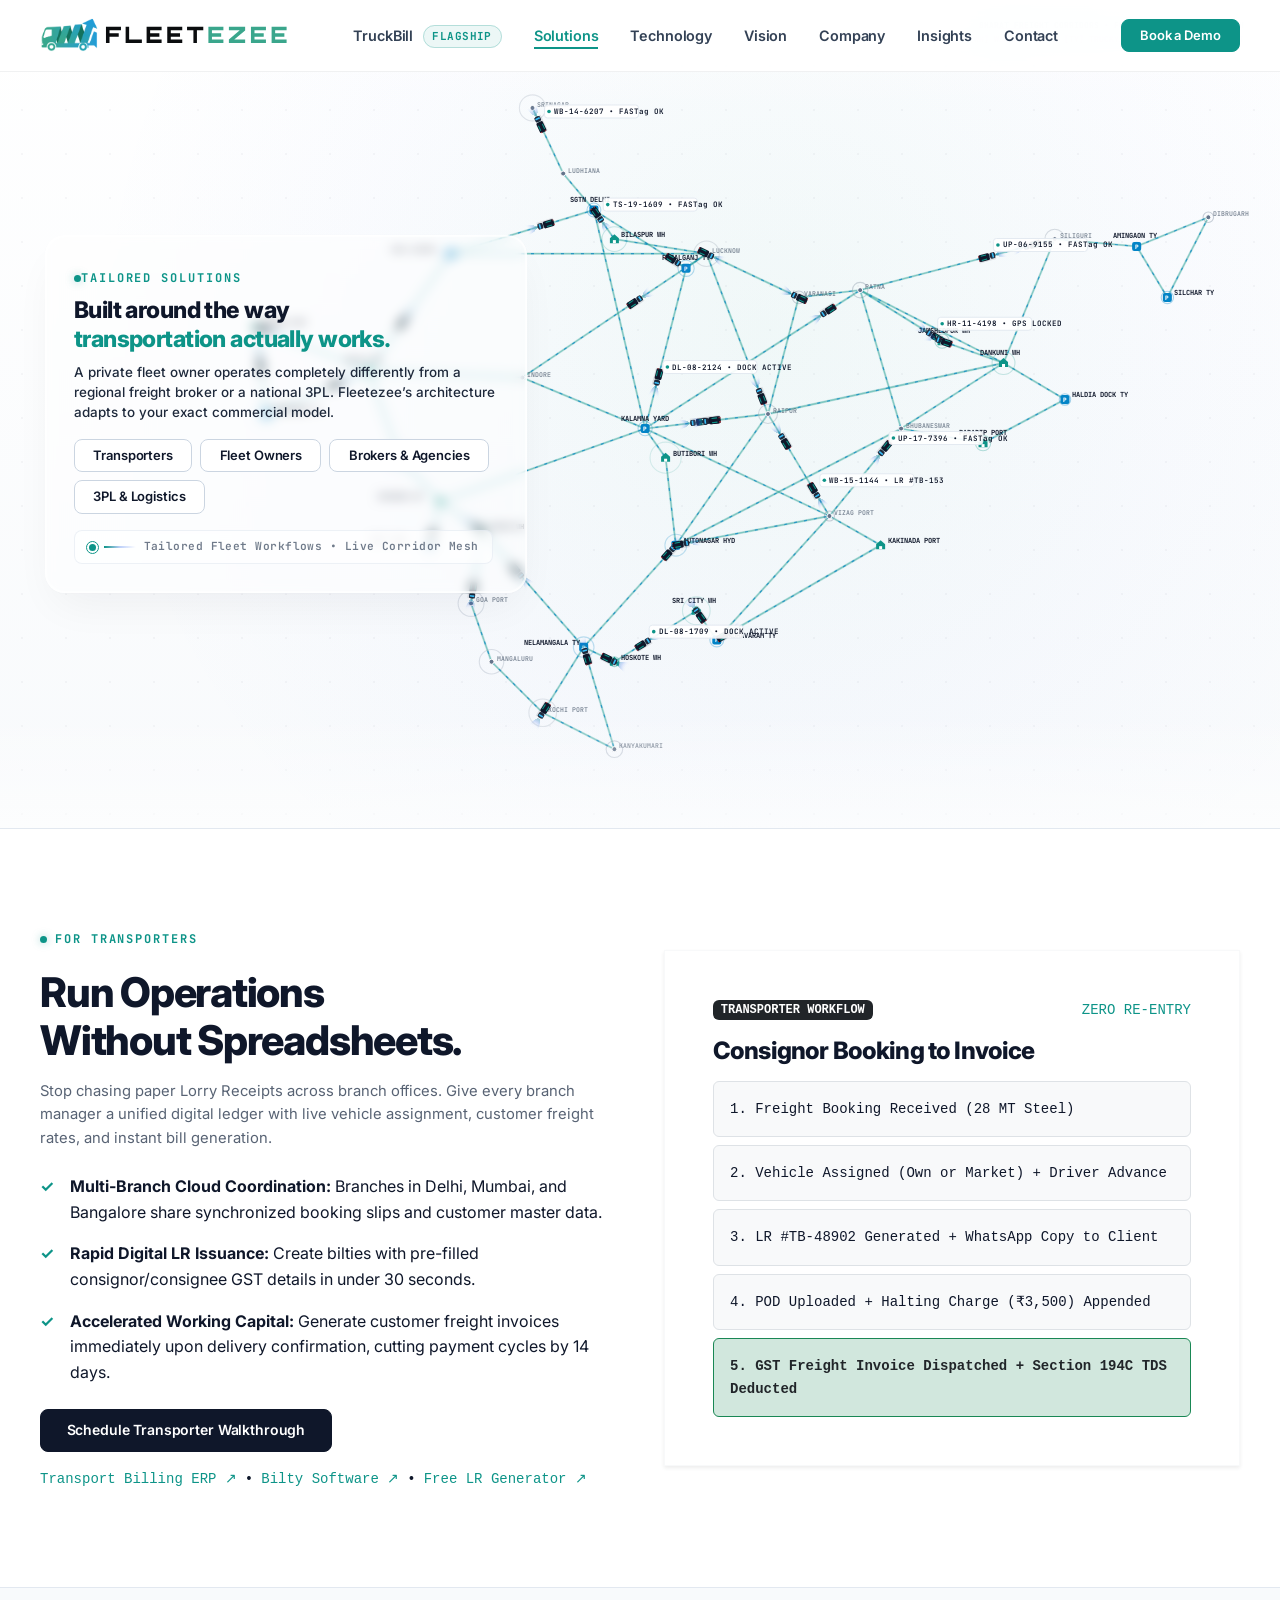
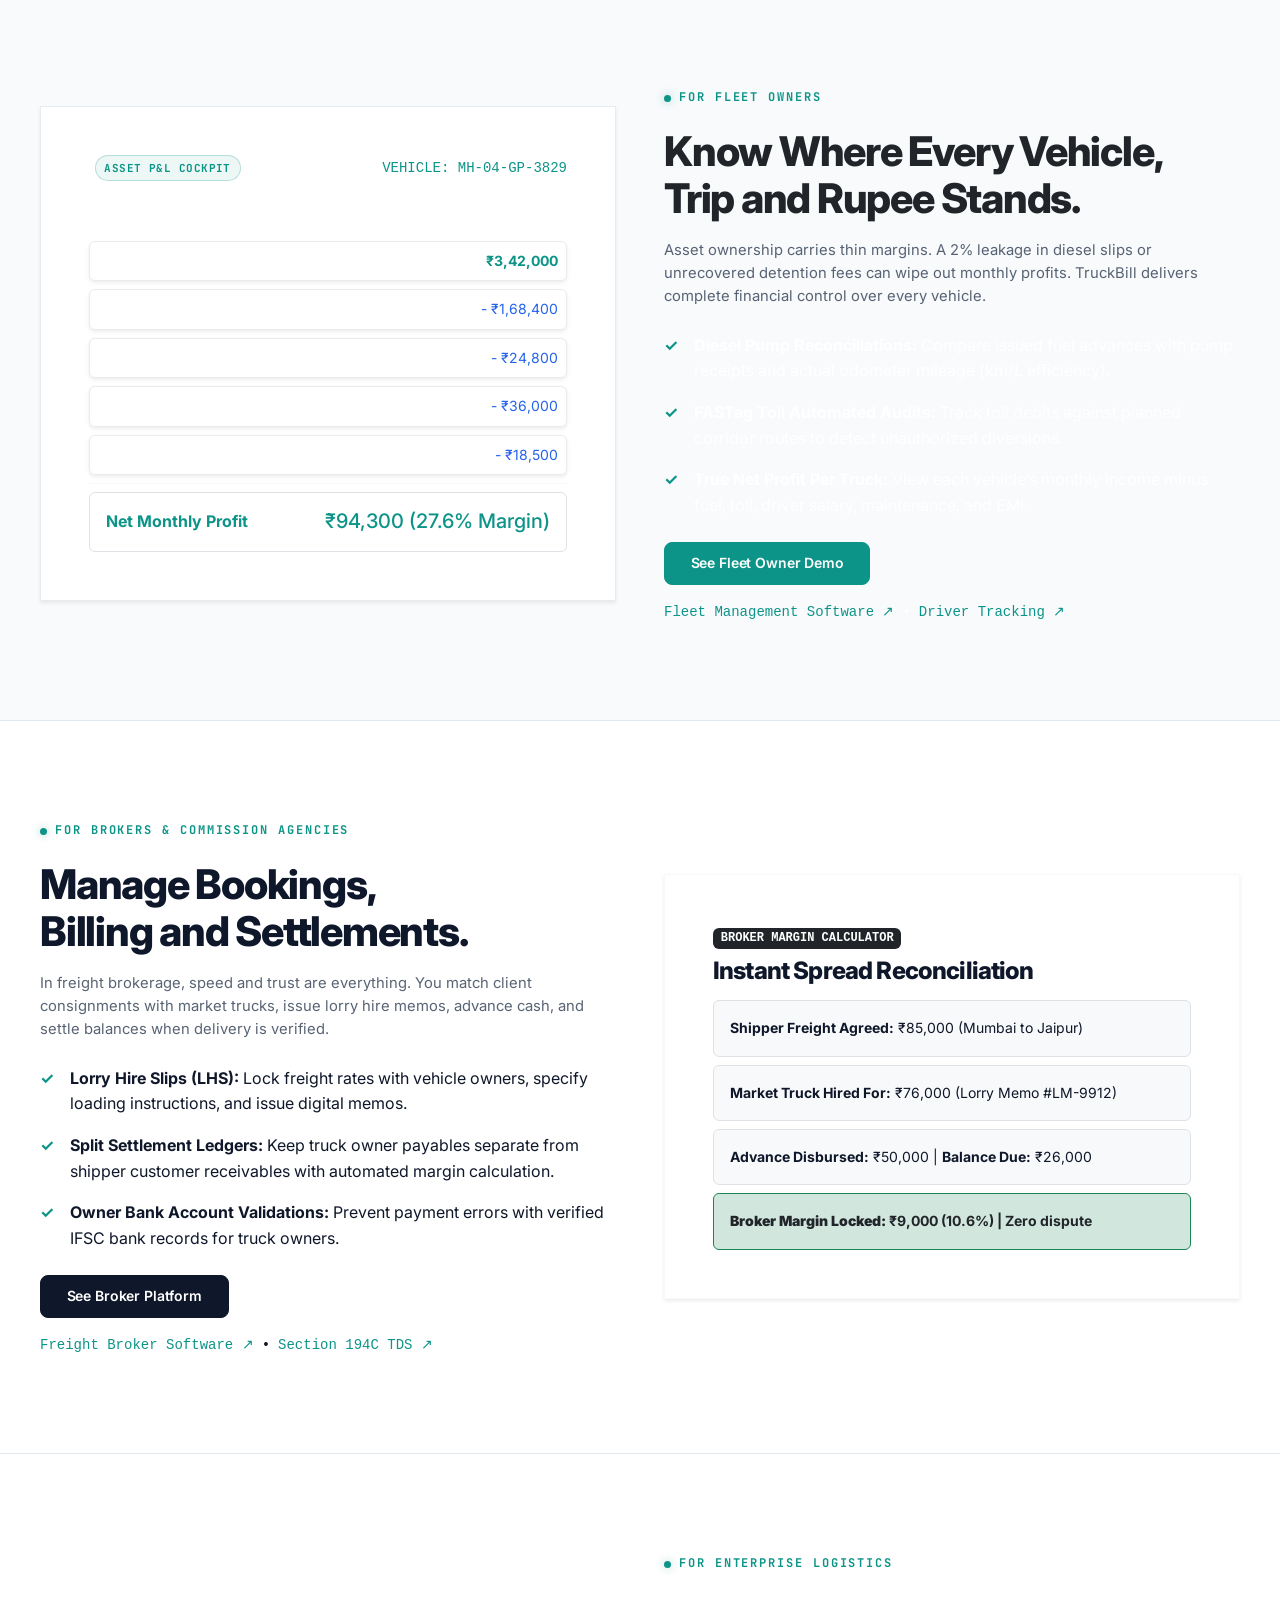
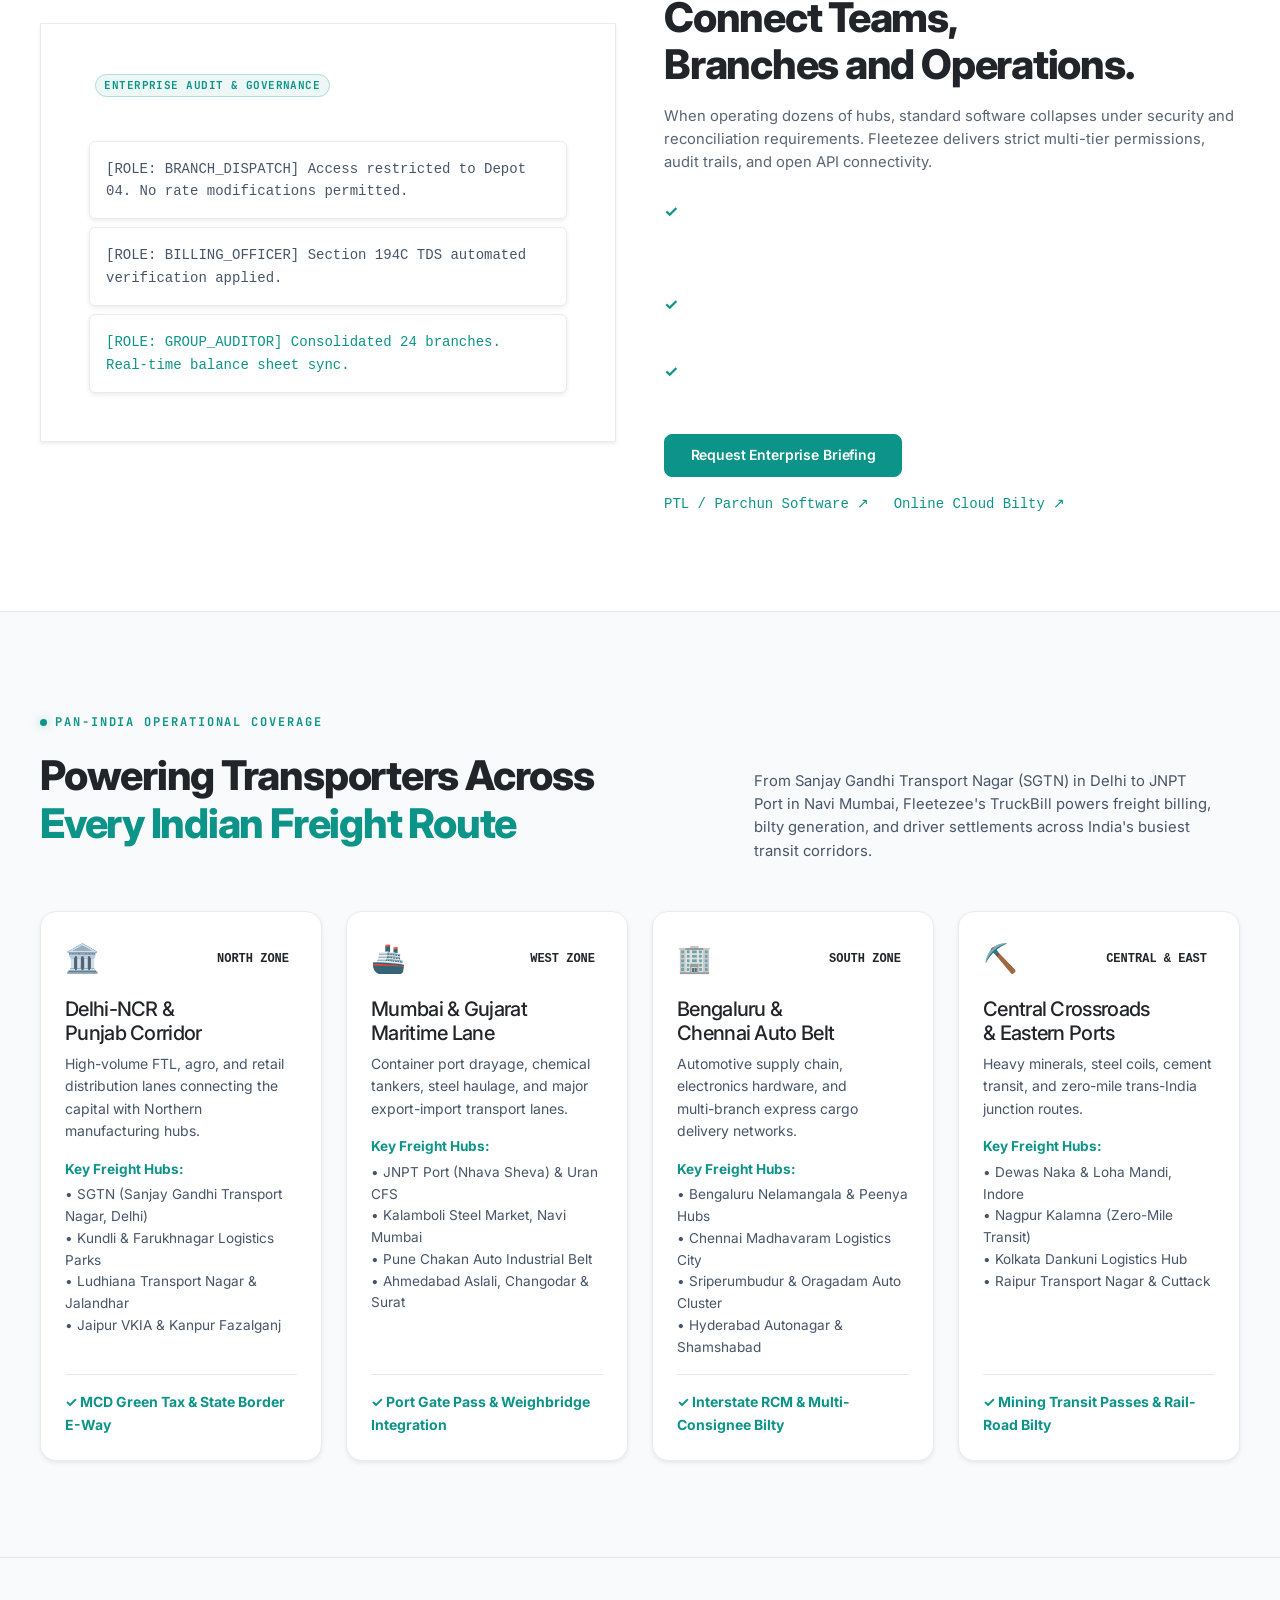
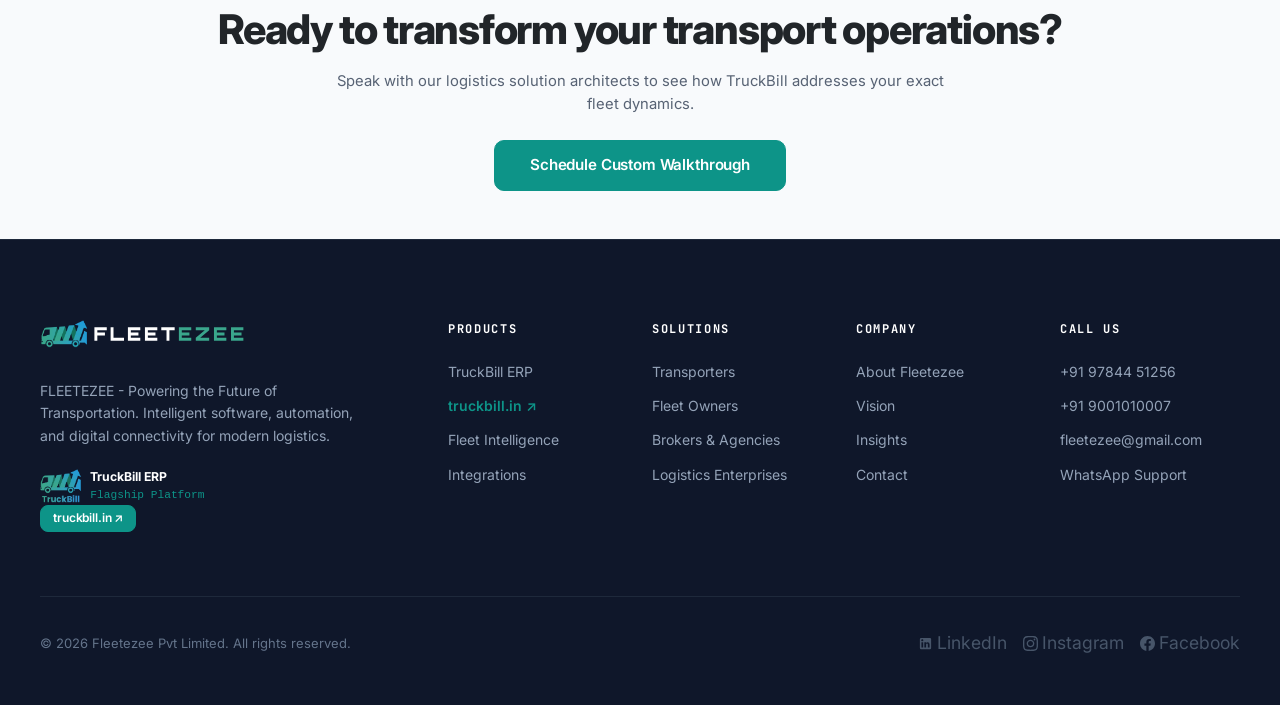
<file: solutions.html>
<!DOCTYPE html>
<html lang="en-IN">
<head>
  <meta charset="UTF-8">
  <meta name="viewport" content="width=device-width, initial-scale=1.0, maximum-scale=5.0">
  <title>Solutions — FLEETEZEE - Powering the Future of Transportation.</title>
  <meta name="description" content="Tailored transportation technology solutions for Indian transport contractors, fleet owners with own trucks, freight commission brokers, and logistics agencies.">
  <meta name="keywords" content="Transport contractor billing, fleet owner ERP, transport broker software, market vehicle commission, logistics billing software India, fleet management system, own fleet management software, PTL hub management software, transshipment depot software, multi-branch transport software">
  <meta name="author" content="Fleetezee Pvt Limited">
  
  <!-- Canonical & Alternate Links -->
  <link rel="canonical" href="https://fleetezee.com/solutions.html">
  <link rel="alternate" hreflang="en-IN" href="https://fleetezee.com/solutions.html">
  <link rel="alternate" hreflang="x-default" href="https://fleetezee.com/solutions.html">

  <!-- Search Engine & Answer Engine Directives -->
  <meta name="robots" content="index, follow, max-image-preview:large, max-snippet:-1, max-video-preview:-1">
  <meta name="googlebot" content="index, follow, max-snippet:-1, max-image-preview:large">
  <meta name="bingbot" content="index, follow, max-snippet:-1, max-image-preview:large">

  <!-- Geographic & Indian Localization Metadata (Geo-Friendly SEO) -->
  <meta name="geo.region" content="IN-KA">
  <meta name="geo.placename" content="Bengaluru">
  <meta name="geo.position" content="12.9237;77.6842">
  <meta name="ICBM" content="12.9237, 77.6842">
  <meta name="geo.country" content="IN">
  <meta name="target" content="all">
  <meta name="audience" content="Transport Contractors, Fleet Owners, Logistics Agencies, Freight Brokers, India">

  <!-- Open Graph / Social Sharing -->
  <meta property="og:type" content="website">
  <meta property="og:locale" content="en_IN">
  <meta property="og:site_name" content="Fleetezee">
  <meta property="og:url" content="https://fleetezee.com/solutions.html">
  <meta property="og:title" content="Solutions — FLEETEZEE - Powering the Future of Transportation.">
  <meta property="og:description" content="Tailored transportation technology solutions for Indian transport contractors, fleet owners with own trucks, freight commission brokers, and logistics agencies.">
  <meta property="og:image" content="https://fleetezee.com/assets/images/fleetezee-logo.svg">
  <meta property="og:image:width" content="1200">
  <meta property="og:image:height" content="630">
  <meta property="og:image:alt" content="Fleetezee — Technology for Modern Transportation">

  <!-- Twitter / X -->
  <meta name="twitter:card" content="summary_large_image">
  <meta name="twitter:site" content="@fleetezee">
  <meta name="twitter:title" content="Solutions — FLEETEZEE - Powering the Future of Transportation.">
  <meta name="twitter:description" content="Tailored transportation technology solutions for Indian transport contractors, fleet owners with own trucks, freight commission brokers, and logistics agencies.">
  <meta name="twitter:image" content="https://fleetezee.com/assets/images/fleetezee-logo.svg">

  <!-- Favicon -->
  <link rel="icon" type="image/x-icon" href="favicon.ico">
  <link rel="icon" type="image/svg+xml" href="assets/images/fleetezee-logo.svg">

  <!-- CSS Dependencies -->
  <link rel="stylesheet" href="assets/css/bootstrap.min.css">
  <link rel="stylesheet" href="assets/css/main.css">
  <link rel="stylesheet" href="assets/css/components.css">
  <link rel="stylesheet" href="assets/css/responsive.css">

  <!-- Schema.org JSON-LD Structured Data (AEO & SEO) -->
  <script type="application/ld+json">
{
  "@context": "https://schema.org",
  "@graph": [
    {
      "@type": "BreadcrumbList",
      "itemListElement": [
        {
          "@type": "ListItem",
          "position": 1,
          "name": "Home",
          "item": "https://fleetezee.com/"
        },
        {
          "@type": "ListItem",
          "position": 2,
          "name": "Solutions",
          "item": "https://fleetezee.com/solutions.html"
        }
      ]
    },
    {
      "@type": "CollectionPage",
      "@id": "https://fleetezee.com/solutions.html#page",
      "name": "Transportation Technology Solutions by Segment",
      "description": "Workflows engineered for Transporters, Fleet Owners, Commission Agents, and Logistics Hubs.",
      "publisher": {
        "@type": "Organization",
        "name": "Fleetezee",
        "url": "https://fleetezee.com"
      }
    },
    {
      "@type": "ItemList",
      "name": "Transportation Solutions",
      "itemListElement": [
        {
          "@type": "ListItem",
          "position": 1,
          "name": "Transporters & Contractors",
          "description": "Corporate contracts, multi-LR monthly tax invoicing, detention charges, and physical POD dispatch tracking."
        },
        {
          "@type": "ListItem",
          "position": 2,
          "name": "Fleet Owners (Own Commercial Trucks)",
          "description": "Vehicle net P&L, diesel mileage audit, FASTag reconciliation, driver advances, and RTO document compliance."
        },
        {
          "@type": "ListItem",
          "position": 3,
          "name": "Commission Agents & Freight Brokers",
          "description": "Dual-rate lorry vouchers, commission margin locks, advance deduction audit, Section 194C TDS, and broker khata."
        },
        {
          "@type": "ListItem",
          "position": 4,
          "name": "Logistics Hubs & Depots",
          "description": "Multi-branch transshipment hubs, depot inventory, and cross-docking visibility across India."
        }
      ]
    }
  ]
}
  </script>
  <link rel="sitemap" type="application/xml" title="Sitemap" href="https://fleetezee.com/sitemap.xml">
  <link rel="manifest" href="https://fleetezee.com/site.webmanifest">
  <meta name="theme-color" content="#0B0D0F">
</head>
<body>

  <!-- HEADER -->
  <header class="fz-header" id="mainHeader">
    <div class="container-fz">
      <div class="header-inner">
        <a href="index.html" class="header-logo-link" aria-label="Fleetezee Home">
          <img src="assets/images/fleetezee-logo-dark.svg?v=3" alt="FLEETEZEE" width="236" height="32">
        </a>
        <nav aria-label="Primary Navigation">
          <ul class="nav-desktop-links">
            <li><a href="truckbill.html">TruckBill <span class="badge-flagship">Flagship</span></a></li>
            <li><a href="solutions.html" class="active">Solutions</a></li>
            <li><a href="technology.html">Technology</a></li>
            <li><a href="vision.html">Vision</a></li>
            <li><a href="about.html">Company</a></li>
            <li><a href="insights.html">Insights</a></li>
            <li><a href="contact.html">Contact</a></li>
          </ul>
        </nav>
        <div class="nav-desktop-cta">
          <button class="btn-fz btn-fz-teal btn-fz-sm" data-open-demo data-demo-source="solutions_header">
            Book a Demo
          </button>
        </div>
        <button class="hamburger-toggle" id="hamburgerBtn" aria-label="Toggle navigation menu">
          <span class="hamburger-line"></span>
          <span class="hamburger-line"></span>
          <span class="hamburger-line"></span>
        </button>
      </div>
    </div>
  </header>

  <!-- Mobile Drawer -->
  <div class="mobile-nav-drawer" id="mobileDrawer">
    <div>
      <div class="d-flex align-items-center justify-content-between mb-4">
        <span class="eyebrow mb-0">Menu</span>
      </div>
      <ul class="mobile-nav-links">
        <li><a href="truckbill.html"><span>TruckBill ERP</span> <span class="badge-flagship">Flagship</span></a></li>
        <li><a href="solutions.html"><span>Solutions</span> <span>→</span></a></li>
        <li><a href="technology.html"><span>Technology & AI</span> <span>→</span></a></li>
        <li><a href="vision.html"><span>Our Vision</span> <span>→</span></a></li>
        <li><a href="about.html"><span>Company & Story</span> <span>→</span></a></li>
        <li><a href="insights.html"><span>Insights</span> <span>→</span></a></li>
        <li><a href="contact.html"><span>Contact Us</span> <span>→</span></a></li>
      </ul>
    </div>
    <div>
      <button class="btn-fz btn-fz-teal w-100 py-3 mb-2" data-open-demo data-demo-source="solutions_mobile_drawer">
        Book a TruckBill Demo
      </button>
    </div>
  </div>

  <main>
    <!-- HERO -->
    <section class="page-hero-section">
      <canvas class="hero-telematics-canvas" aria-hidden="true"></canvas>
      <div class="hero-vignette"></div>

      <div class="container-hero">
        <div class="row justify-content-start align-items-center">
          <div class="col-lg-6 col-xl-5 col-xxl-5 hero-content">
            <div class="hero-glass-card">
              <span class="eyebrow mb-2 d-inline-block">Tailored Solutions</span>
              <h1 class="display-hero text-dark mb-2">
                Built around the way <span class="text-teal">transportation actually works.</span>
              </h1>
              <p class="hero-lead-text mb-3">
                A private fleet owner operates completely differently from a regional freight broker or a national 3PL. Fleetezee’s architecture adapts to your exact commercial model.
              </p>
              <div class="d-flex gap-2 flex-wrap">
                <a href="#transporters" class="btn-fz btn-fz-outline-dark btn-fz-sm">Transporters</a>
                <a href="#fleet-owners" class="btn-fz btn-fz-outline-dark btn-fz-sm">Fleet Owners</a>
                <a href="#brokers" class="btn-fz btn-fz-outline-dark btn-fz-sm">Brokers & Agencies</a>
                <a href="#logistics" class="btn-fz btn-fz-outline-dark btn-fz-sm">3PL & Logistics</a>
              </div>

              <!-- Smart Translucent Connector -->
              <div class="hero-text-connector d-none d-lg-flex align-items-center gap-2 mt-3">
                <span class="connector-dot"></span>
                <span class="connector-line"></span>
                <span class="connector-label">Tailored Fleet Workflows &bull; Live Corridor Mesh</span>
              </div>
            </div>
          </div>
        </div>
      </div>
    </section>

    <!-- 1. TRANSPORTERS -->
    <section class="section-light" id="transporters">
      <div class="container-fz">
        <div class="row align-items-center g-5">
          <div class="col-lg-6">
            <span class="eyebrow eyebrow-light">For Transporters</span>
            <h2 class="display-section mb-3">Run Operations Without Spreadsheets.</h2>
            <p class="lead-text mb-4">
              Stop chasing paper Lorry Receipts across branch offices. Give every branch manager a unified digital ledger with live vehicle assignment, customer freight rates, and instant bill generation.
            </p>
            <div class="d-flex flex-column gap-3 mb-4">
              <div class="d-flex gap-3">
                <span class="text-teal fw-bold">✓</span>
                <div><strong>Multi-Branch Cloud Coordination:</strong> Branches in Delhi, Mumbai, and Bangalore share synchronized booking slips and customer master data.</div>
              </div>
              <div class="d-flex gap-3">
                <span class="text-teal fw-bold">✓</span>
                <div><strong>Rapid Digital LR Issuance:</strong> Create bilties with pre-filled consignor/consignee GST details in under 30 seconds.</div>
              </div>
              <div class="d-flex gap-3">
                <span class="text-teal fw-bold">✓</span>
                <div><strong>Accelerated Working Capital:</strong> Generate customer freight invoices immediately upon delivery confirmation, cutting payment cycles by 14 days.</div>
              </div>
            </div>
            <button class="btn-fz btn-fz-dark" data-open-demo data-demo-source="sol_transporters">
              Schedule Transporter Walkthrough
            </button>
            <div class="d-flex align-items-center gap-2 flex-wrap mt-3 font-monospace small">
              <a href="https://www.truckbill.in/transport-billing-software.html" target="_blank" rel="noopener" class="text-teal text-decoration-none">Transport Billing ERP ↗</a>
              <span>•</span>
              <a href="https://www.truckbill.in/bilty-software.html" target="_blank" rel="noopener" class="text-teal text-decoration-none">Bilty Software ↗</a>
              <span>•</span>
              <a href="https://www.truckbill.in/tools/free-lr-generator.html" target="_blank" rel="noopener" class="text-teal text-decoration-none">Free LR Generator ↗</a>
            </div>
          </div>
          <div class="col-lg-6">
            <div class="p-4 p-md-5 rounded-16 bg-white border border-light shadow-sm">
              <div class="d-flex justify-content-between align-items-center mb-3">
                <span class="badge bg-dark font-monospace">TRANSPORTER WORKFLOW</span>
                <span class="text-teal small font-monospace">ZERO RE-ENTRY</span>
              </div>
              <h4 class="mb-3">Consignor Booking to Invoice</h4>
              <div class="p-3 mb-2 rounded bg-light border font-monospace small">
                1. Freight Booking Received (28 MT Steel)
              </div>
              <div class="p-3 mb-2 rounded bg-light border font-monospace small">
                2. Vehicle Assigned (Own or Market) + Driver Advance
              </div>
              <div class="p-3 mb-2 rounded bg-light border font-monospace small">
                3. LR #TB-48902 Generated + WhatsApp Copy to Client
              </div>
              <div class="p-3 mb-2 rounded bg-light border font-monospace small">
                4. POD Uploaded + Halting Charge (₹3,500) Appended
              </div>
              <div class="p-3 rounded bg-success-subtle border border-success font-monospace small text-dark fw-bold">
                5. GST Freight Invoice Dispatched + Section 194C TDS Deducted
              </div>
            </div>
          </div>
        </div>
      </div>
    </section>

    <!-- 2. FLEET OWNERS -->
    <section class="section-dark-charcoal" id="fleet-owners">
      <div class="container-fz">
        <div class="row align-items-center g-5 flex-lg-row-reverse">
          <div class="col-lg-6">
            <span class="eyebrow">For Fleet Owners</span>
            <h2 class="display-section text-dark mb-3">Know Where Every Vehicle, Trip and Rupee Stands.</h2>
            <p class="lead-text mb-4">
              Asset ownership carries thin margins. A 2% leakage in diesel slips or unrecovered detention fees can wipe out monthly profits. TruckBill delivers complete financial control over every vehicle.
            </p>
            <div class="d-flex flex-column gap-3 mb-4 text-white">
              <div class="d-flex gap-3">
                <span class="text-teal fw-bold">✓</span>
                <div><strong>Diesel Pump Reconciliations:</strong> Compare issued fuel advances with pump receipts and actual odometer mileage (km/L efficiency).</div>
              </div>
              <div class="d-flex gap-3">
                <span class="text-teal fw-bold">✓</span>
                <div><strong>FASTag Toll Automated Audits:</strong> Track toll debits against planned corridor routes to detect unauthorized diversions.</div>
              </div>
              <div class="d-flex gap-3">
                <span class="text-teal fw-bold">✓</span>
                <div><strong>True Net Profit Per Truck:</strong> View each vehicle’s monthly income minus fuel, toll, driver salary, maintenance, and EMI.</div>
              </div>
            </div>
            <button class="btn-fz btn-fz-teal" data-open-demo data-demo-source="sol_fleetowners">
              See Fleet Owner Demo
            </button>
            <div class="d-flex align-items-center gap-2 flex-wrap mt-3 font-monospace small text-white">
              <a href="https://www.truckbill.in/fleet-management-software.html" target="_blank" rel="noopener" class="text-teal text-decoration-none">Fleet Management Software ↗</a>
              <span>•</span>
              <a href="https://www.truckbill.in/driver-real-time-tracking.html" target="_blank" rel="noopener" class="text-teal text-decoration-none">Driver Tracking ↗</a>
            </div>
          </div>
          <div class="col-lg-6">
            <div class="p-4 p-md-5 rounded-16 bg-white border border-light-subtle shadow-sm">
              <div class="d-flex justify-content-between align-items-center mb-3">
                <span class="badge-flagship">ASSET P&L COCKPIT</span>
                <span class="text-teal font-monospace small">VEHICLE: MH-04-GP-3829</span>
              </div>
              <h4 class="text-white mb-3">Monthly Vehicle Profit Statement</h4>
              <div class="d-flex justify-content-between p-2 mb-2 rounded bg-white border border-light-subtle shadow-sm small text-white">
                <span>Gross Freight Revenue (4 Trips)</span>
                <span class="text-teal fw-bold">₹3,42,000</span>
              </div>
              <div class="d-flex justify-content-between p-2 mb-2 rounded bg-white border border-light-subtle shadow-sm small text-white">
                <span>Diesel Fuel Consumption</span>
                <span class="text-azure">- ₹1,68,400</span>
              </div>
              <div class="d-flex justify-content-between p-2 mb-2 rounded bg-white border border-light-subtle shadow-sm small text-white">
                <span>Tolls (FASTag Stream)</span>
                <span class="text-azure">- ₹24,800</span>
              </div>
              <div class="d-flex justify-content-between p-2 mb-2 rounded bg-white border border-light-subtle shadow-sm small text-white">
                <span>Driver Trip Batta & Salaries</span>
                <span class="text-azure">- ₹36,000</span>
              </div>
              <div class="d-flex justify-content-between p-2 mb-2 rounded bg-white border border-light-subtle shadow-sm small text-white">
                <span>Tyre Wear & Scheduled Maintenance</span>
                <span class="text-azure">- ₹18,500</span>
              </div>
              <hr class="border-charcoal my-2">
              <div class="d-flex justify-content-between p-3 rounded bg-surface-charcoal border border-teal text-white">
                <strong class="text-teal">Net Monthly Profit</strong>
                <strong class="text-teal h5 mb-0">₹94,300 (27.6% Margin)</strong>
              </div>
            </div>
          </div>
        </div>
      </div>
    </section>

    <!-- 3. BROKERS & COMMISSION AGENTS -->
    <section class="section-light" id="brokers">
      <div class="container-fz">
        <div class="row align-items-center g-5">
          <div class="col-lg-6">
            <span class="eyebrow eyebrow-light">For Brokers & Commission Agencies</span>
            <h2 class="display-section mb-3">Manage Bookings, Billing and Settlements.</h2>
            <p class="lead-text mb-4">
              In freight brokerage, speed and trust are everything. You match client consignments with market trucks, issue lorry hire memos, advance cash, and settle balances when delivery is verified.
            </p>
            <div class="d-flex flex-column gap-3 mb-4">
              <div class="d-flex gap-3">
                <span class="text-teal fw-bold">✓</span>
                <div><strong>Lorry Hire Slips (LHS):</strong> Lock freight rates with vehicle owners, specify loading instructions, and issue digital memos.</div>
              </div>
              <div class="d-flex gap-3">
                <span class="text-teal fw-bold">✓</span>
                <div><strong>Split Settlement Ledgers:</strong> Keep truck owner payables separate from shipper customer receivables with automated margin calculation.</div>
              </div>
              <div class="d-flex gap-3">
                <span class="text-teal fw-bold">✓</span>
                <div><strong>Owner Bank Account Validations:</strong> Prevent payment errors with verified IFSC bank records for truck owners.</div>
              </div>
            </div>
            <button class="btn-fz btn-fz-dark" data-open-demo data-demo-source="sol_brokers">
              See Broker Platform
            </button>
            <div class="d-flex align-items-center gap-2 flex-wrap mt-3 font-monospace small">
              <a href="https://www.truckbill.in/freight-broker-software.html" target="_blank" rel="noopener" class="text-teal text-decoration-none">Freight Broker Software ↗</a>
              <span>•</span>
              <a href="https://www.truckbill.in/tds-194c-software.html" target="_blank" rel="noopener" class="text-teal text-decoration-none">Section 194C TDS ↗</a>
            </div>
          </div>
          <div class="col-lg-6">
            <div class="p-4 p-md-5 rounded-16 bg-white border border-light shadow-sm">
              <span class="badge bg-dark font-monospace mb-2">BROKER MARGIN CALCULATOR</span>
              <h4 class="mb-3">Instant Spread Reconciliation</h4>
              <div class="p-3 mb-2 rounded bg-light border small">
                <strong>Shipper Freight Agreed:</strong> ₹85,000 (Mumbai to Jaipur)
              </div>
              <div class="p-3 mb-2 rounded bg-light border small">
                <strong>Market Truck Hired For:</strong> ₹76,000 (Lorry Memo #LM-9912)
              </div>
              <div class="p-3 mb-2 rounded bg-light border small">
                <strong>Advance Disbursed:</strong> ₹50,000 | <strong>Balance Due:</strong> ₹26,000
              </div>
              <div class="p-3 rounded bg-success-subtle border border-success small text-dark fw-bold">
                <strong>Broker Margin Locked:</strong> ₹9,000 (10.6%) | Zero dispute
              </div>
            </div>
          </div>
        </div>
      </div>
    </section>

    <!-- 4. 3PL & ENTERPRISE LOGISTICS -->
    <section class="section-dark" id="logistics">
      <div class="container-fz">
        <div class="row align-items-center g-5 flex-lg-row-reverse">
          <div class="col-lg-6">
            <span class="eyebrow">For Enterprise Logistics</span>
            <h2 class="display-section text-dark mb-3">Connect Teams, Branches and Operations.</h2>
            <p class="lead-text mb-4">
              When operating dozens of hubs, standard software collapses under security and reconciliation requirements. Fleetezee delivers strict multi-tier permissions, audit trails, and open API connectivity.
            </p>
            <div class="d-flex flex-column gap-3 mb-4 text-white">
              <div class="d-flex gap-3">
                <span class="text-teal fw-bold">✓</span>
                <div><strong>Role-Based Access Control (RBAC):</strong> Dispatch operators see only their depot; regional controllers audit bills; CFO views consolidated group P&L.</div>
              </div>
              <div class="d-flex gap-3">
                <span class="text-teal fw-bold">✓</span>
                <div><strong>Complete Audit Trail:</strong> Every change to a freight rate, weight slip, or discount is permanently logged with timestamp and user ID.</div>
              </div>
              <div class="d-flex gap-3">
                <span class="text-teal fw-bold">✓</span>
                <div><strong>Direct Enterprise Integration:</strong> Connect TruckBill directly to SAP, Oracle, or proprietary warehouse management systems via REST webhooks.</div>
              </div>
            </div>
            <button class="btn-fz btn-fz-teal" data-open-demo data-demo-source="sol_enterprise">
              Request Enterprise Briefing
            </button>
            <div class="d-flex align-items-center gap-2 flex-wrap mt-3 font-monospace small text-white">
              <a href="https://www.truckbill.in/ptl-software.html" target="_blank" rel="noopener" class="text-teal text-decoration-none">PTL / Parchun Software ↗</a>
              <span>•</span>
              <a href="https://www.truckbill.in/online-bilty-software.html" target="_blank" rel="noopener" class="text-teal text-decoration-none">Online Cloud Bilty ↗</a>
            </div>
          </div>
          <div class="col-lg-6">
            <div class="p-4 p-md-5 rounded-16 bg-white border border-light-subtle shadow-sm">
              <span class="badge-flagship mb-2">ENTERPRISE AUDIT & GOVERNANCE</span>
              <h4 class="text-white mb-3">Multi-Tier Hub Architecture</h4>
              <div class="p-3 rounded bg-white border border-light-subtle shadow-sm mb-2 small text-muted-dark font-monospace">
                <div>[ROLE: BRANCH_DISPATCH] Access restricted to Depot 04. No rate modifications permitted.</div>
              </div>
              <div class="p-3 rounded bg-white border border-light-subtle shadow-sm mb-2 small text-muted-dark font-monospace">
                <div>[ROLE: BILLING_OFFICER] Section 194C TDS automated verification applied.</div>
              </div>
              <div class="p-3 rounded bg-white border border-light-subtle shadow-sm small text-teal font-monospace">
                <div>[ROLE: GROUP_AUDITOR] Consolidated 24 branches. Real-time balance sheet sync.</div>
              </div>
            </div>
          </div>
        </div>
      </div>
    </section>

    <!-- FINAL CTA -->
      <!-- PAN-INDIA FREIGHT CORRIDORS & LOGISTICS HUBS (Geo-Friendly & Local SEO) -->
  <section class="section-dark-charcoal" id="coverage">
    <div class="container-fz">
      <div class="row justify-content-between align-items-end mb-5">
        <div class="col-lg-7">
          <span class="eyebrow">PAN-INDIA OPERATIONAL COVERAGE</span>
          <h2 class="display-section text-dark mb-3">
            Powering Transporters Across <span class="text-teal">Every Indian Freight Route</span>
          </h2>
        </div>
        <div class="col-lg-5">
          <p class="lead-text text-muted-dark mb-0">
            From Sanjay Gandhi Transport Nagar (SGTN) in Delhi to JNPT Port in Navi Mumbai, Fleetezee's TruckBill powers freight billing, bilty generation, and driver settlements across India's busiest transit corridors.
          </p>
        </div>
      </div>

      <div class="row g-4">
        <!-- North Zone -->
        <div class="col-12 col-md-6 col-lg-3">
          <div class="p-4 rounded-4 bg-white border border-light-subtle shadow-sm h-100 d-flex flex-column justify-content-between">
            <div>
              <div class="d-flex align-items-center justify-content-between mb-3">
                <span class="fs-3">🏛️</span>
                <span class="badge bg-teal text-dark font-monospace small px-2 py-1">NORTH ZONE</span>
              </div>
              <h3 class="h5 text-dark mb-2">Delhi-NCR & Punjab Corridor</h3>
              <p class="text-muted-dark small mb-3">
                High-volume FTL, agro, and retail distribution lanes connecting the capital with Northern manufacturing hubs.
              </p>
              <div class="text-muted-dark small mb-3" style="font-size: 0.85rem; line-height: 1.6;">
                <strong class="text-teal d-block mb-1">Key Freight Hubs:</strong>
                • SGTN (Sanjay Gandhi Transport Nagar, Delhi)<br>
                • Kundli & Farukhnagar Logistics Parks<br>
                • Ludhiana Transport Nagar & Jalandhar<br>
                • Jaipur VKIA & Kanpur Fazalganj
              </div>
            </div>
            <div class="pt-3 border-top border-charcoal text-teal small fw-bold">
              ✓ MCD Green Tax & State Border E-Way
            </div>
          </div>
        </div>

        <!-- West Zone -->
        <div class="col-12 col-md-6 col-lg-3">
          <div class="p-4 rounded-4 bg-white border border-light-subtle shadow-sm h-100 d-flex flex-column justify-content-between">
            <div>
              <div class="d-flex align-items-center justify-content-between mb-3">
                <span class="fs-3">🚢</span>
                <span class="badge bg-teal text-dark font-monospace small px-2 py-1">WEST ZONE</span>
              </div>
              <h3 class="h5 text-dark mb-2">Mumbai & Gujarat Maritime Lane</h3>
              <p class="text-muted-dark small mb-3">
                Container port drayage, chemical tankers, steel haulage, and major export-import transport lanes.
              </p>
              <div class="text-muted-dark small mb-3" style="font-size: 0.85rem; line-height: 1.6;">
                <strong class="text-teal d-block mb-1">Key Freight Hubs:</strong>
                • JNPT Port (Nhava Sheva) & Uran CFS<br>
                • Kalamboli Steel Market, Navi Mumbai<br>
                • Pune Chakan Auto Industrial Belt<br>
                • Ahmedabad Aslali, Changodar & Surat
              </div>
            </div>
            <div class="pt-3 border-top border-charcoal text-teal small fw-bold">
              ✓ Port Gate Pass & Weighbridge Integration
            </div>
          </div>
        </div>

        <!-- South Zone -->
        <div class="col-12 col-md-6 col-lg-3">
          <div class="p-4 rounded-4 bg-white border border-light-subtle shadow-sm h-100 d-flex flex-column justify-content-between">
            <div>
              <div class="d-flex align-items-center justify-content-between mb-3">
                <span class="fs-3">🏢</span>
                <span class="badge bg-teal text-dark font-monospace small px-2 py-1">SOUTH ZONE</span>
              </div>
              <h3 class="h5 text-dark mb-2">Bengaluru & Chennai Auto Belt</h3>
              <p class="text-muted-dark small mb-3">
                Automotive supply chain, electronics hardware, and multi-branch express cargo delivery networks.
              </p>
              <div class="text-muted-dark small mb-3" style="font-size: 0.85rem; line-height: 1.6;">
                <strong class="text-teal d-block mb-1">Key Freight Hubs:</strong>
                • Bengaluru Nelamangala & Peenya Hubs<br>
                • Chennai Madhavaram Logistics City<br>
                • Sriperumbudur & Oragadam Auto Cluster<br>
                • Hyderabad Autonagar & Shamshabad
              </div>
            </div>
            <div class="pt-3 border-top border-charcoal text-teal small fw-bold">
              ✓ Interstate RCM & Multi-Consignee Bilty
            </div>
          </div>
        </div>

        <!-- Central & East Zone -->
        <div class="col-12 col-md-6 col-lg-3">
          <div class="p-4 rounded-4 bg-white border border-light-subtle shadow-sm h-100 d-flex flex-column justify-content-between">
            <div>
              <div class="d-flex align-items-center justify-content-between mb-3">
                <span class="fs-3">⛏️</span>
                <span class="badge bg-teal text-dark font-monospace small px-2 py-1">CENTRAL & EAST</span>
              </div>
              <h3 class="h5 text-dark mb-2">Central Crossroads & Eastern Ports</h3>
              <p class="text-muted-dark small mb-3">
                Heavy minerals, steel coils, cement transit, and zero-mile trans-India junction routes.
              </p>
              <div class="text-muted-dark small mb-3" style="font-size: 0.85rem; line-height: 1.6;">
                <strong class="text-teal d-block mb-1">Key Freight Hubs:</strong>
                • Dewas Naka & Loha Mandi, Indore<br>
                • Nagpur Kalamna (Zero-Mile Transit)<br>
                • Kolkata Dankuni Logistics Hub<br>
                • Raipur Transport Nagar & Cuttack
              </div>
            </div>
            <div class="pt-3 border-top border-charcoal text-teal small fw-bold">
              ✓ Mining Transit Passes & Rail-Road Bilty
            </div>
          </div>
        </div>
      </div>
    </div>
  </section>


  <section class="section-dark-charcoal text-center py-5">
      <div class="container-fz">
        <h2 class="display-section text-dark mb-3">Ready to transform your transport operations?</h2>
        <p class="lead-text mx-auto mb-4">
          Speak with our logistics solution architects to see how TruckBill addresses your exact fleet dynamics.
        </p>
        <button class="btn-fz btn-fz-teal btn-fz-lg" data-open-demo data-demo-source="solutions_bottom">
          Schedule Custom Walkthrough
        </button>
      </div>
    </section>
  </main>

  <!-- FOOTER -->
  <footer class="fz-footer">
    <div class="container-fz">
      <div class="row g-4">
        <div class="col-lg-4 col-md-6">
          <a href="index.html" class="d-inline-block mb-3" aria-label="Fleetezee">
            <img src="assets/images/fleetezee-logo.svg?v=3" alt="FLEETEZEE" width="206" height="28">
          </a>
          <p class="footer-brand-bio">
            FLEETEZEE - Powering the Future of Transportation. Intelligent software, automation, and digital connectivity for modern logistics.
          </p>
          <div class="footer-truckbill-card mt-3">
            <div class="d-flex align-items-center gap-2">
              <img src="assets/images/truckbill-logo.png" alt="TruckBill Logo" height="34">
              <div>
                <div class="text-white small fw-bold">TruckBill ERP</div>
                <div class="text-teal font-monospace" style="font-size: 0.7rem;">Flagship Platform</div>
              </div>
            </div>
            <a href="https://www.truckbill.in/" target="_blank" rel="noopener" class="btn-fz btn-fz-teal btn-fz-sm" style="padding: 0.35rem 0.75rem; font-size: 0.75rem;">
              truckbill.in ↗
            </a>
          </div>
        </div>
        <div class="col-lg-2 col-md-3 col-6">
          <div class="footer-heading">Products</div>
          <ul class="footer-links">
            <li><a href="truckbill.html">TruckBill ERP</a></li>
            <li><a href="https://www.truckbill.in/" target="_blank" rel="noopener" class="text-teal fw-semibold">truckbill.in ↗</a></li>
            <li><a href="technology.html">Fleet Intelligence</a></li>
            <li><a href="technology.html#integrations">Integrations</a></li>
          </ul>
        </div>
        <div class="col-lg-2 col-md-3 col-6">
          <div class="footer-heading">Solutions</div>
          <ul class="footer-links">
            <li><a href="solutions.html#transporters">Transporters</a></li>
            <li><a href="solutions.html#fleet-owners">Fleet Owners</a></li>
            <li><a href="solutions.html#brokers">Brokers & Agencies</a></li>
            <li><a href="solutions.html#logistics">Logistics Enterprises</a></li>
          </ul>
        </div>
        <div class="col-lg-2 col-md-3 col-6">
          <div class="footer-heading">Company</div>
          <ul class="footer-links">
            <li><a href="about.html">About Fleetezee</a></li>
            <li><a href="vision.html">Vision</a></li>
            <li><a href="insights.html">Insights</a></li>
            <li><a href="contact.html">Contact</a></li>
          </ul>
        </div>
        <div class="col-lg-2 col-md-3 col-6">
          <div class="footer-heading">Call Us</div>
          <ul class="footer-links">
            <li><a href="tel:+919784451256">+91 97844 51256</a></li>
            <li><a href="tel:+919001010007">+91 9001010007</a></li>
            <li><a href="mailto:fleetezee@gmail.com">fleetezee@gmail.com</a></li>
            <li><a href="https://wa.me/919784451256?text=Hi%20Fleetezee%20Team" target="_blank" rel="noopener">WhatsApp Support</a></li>
          </ul>
        </div>
      </div>
      <div class="footer-bottom">
        <div>© 2026 Fleetezee Pvt Limited. All rights reserved.</div>
        <div class="social-links d-flex align-items-center gap-3">
          <a href="https://www.linkedin.com/showcase/truckbill/" target="_blank" rel="noopener" aria-label="LinkedIn" class="d-inline-flex align-items-center gap-1 text-muted-dark text-hover-white">
            <svg width="15" height="15" viewBox="0 0 24 24" fill="currentColor"><path d="M19 3a2 2 0 0 1 2 2v14a2 2 0 0 1-2 2H5a2 2 0 0 1-2-2V5a2 2 0 0 1 2-2h14m-.5 15.5v-5.3a3.26 3.26 0 0 0-3.26-3.26c-.85 0-1.84.52-2.28 1.3v-1.11h-2.79v8.37h2.79v-4.93c0-.77.62-1.4 1.39-1.4a1.4 1.4 0 0 1 1.4 1.4v4.93h2.75M6.88 8.56a1.68 1.68 0 0 0 1.68-1.68c0-.93-.75-1.69-1.68-1.69a1.69 1.69 0 0 0-1.69 1.69c0 .93.76 1.68 1.69 1.68m1.39 9.94v-8.37H5.5v8.37h2.77z"/></svg>
            <span>LinkedIn</span>
          </a>
          <a href="https://www.instagram.com/truckbill.in/" target="_blank" rel="noopener" aria-label="Instagram" class="d-inline-flex align-items-center gap-1 text-muted-dark text-hover-white">
            <svg width="15" height="15" viewBox="0 0 24 24" fill="currentColor"><path d="M12 2.163c3.204 0 3.584.012 4.85.07 3.252.148 4.771 1.691 4.919 4.919.058 1.265.069 1.645.069 4.849 0 3.205-.012 3.584-.069 4.849-.149 3.225-1.664 4.771-4.919 4.919-1.266.058-1.644.07-4.85.07-3.204 0-3.584-.012-4.849-.07-3.26-.149-4.771-1.699-4.919-4.92-.058-1.265-.07-1.644-.07-4.849 0-3.204.013-3.583.07-4.849.149-3.227 1.664-4.771 4.919-4.919 1.266-.057 1.645-.069 4.849-.069zm0-2.163c-3.259 0-3.667.014-4.947.072-4.358.2-6.78 2.618-6.98 6.98-.059 1.281-.073 1.689-.073 4.948 0 3.259.014 3.668.072 4.948.2 4.358 2.618 6.78 6.98 6.98 1.281.058 1.689.072 4.948.072 3.259 0 3.668-.014 4.948-.072 4.354-.2 6.782-2.618 6.979-6.98.059-1.28.073-1.689.073-4.948 0-3.259-.014-3.667-.072-4.947-.196-4.354-2.617-6.78-6.979-6.98-1.281-.059-1.69-.073-4.949-.073zm0 5.838c-3.403 0-6.162 2.759-6.162 6.162s2.759 6.163 6.162 6.163 6.162-2.759 6.162-6.163c0-3.403-2.759-6.162-6.162-6.162zm0 10.162c-2.209 0-4-1.79-4-4 0-2.209 1.791-4 4-4s4 1.791 4 4c0 2.21-1.791 4-4 4zm6.406-11.845c-.796 0-1.441.645-1.441 1.44s.645 1.44 1.441 1.44c.795 0 1.439-.645 1.439-1.44s-.644-1.44-1.439-1.44z"/></svg>
            <span>Instagram</span>
          </a>
          <a href="https://www.facebook.com/profile.php?id=61593975432299" target="_blank" rel="noopener" aria-label="Facebook" class="d-inline-flex align-items-center gap-1 text-muted-dark text-hover-white">
            <svg width="15" height="15" viewBox="0 0 24 24" fill="currentColor"><path d="M24 12.073c0-6.627-5.373-12-12-12s-12 5.373-12 12c0 5.99 4.388 10.954 10.125 11.854v-8.385H7.078v-3.47h3.047V9.43c0-3.007 1.792-4.669 4.533-4.669 1.312 0 2.686.235 2.686.235v2.953H15.83c-1.491 0-1.956.925-1.956 1.874v2.25h3.328l-.532 3.47h-2.796v8.385C19.612 23.027 24 18.062 24 12.073z"/></svg>
            <span>Facebook</span>
          </a>
        </div>
      </div>
    </div>
  </footer>

  <aside class="sticky-mobile-cta">
    <div class="d-flex align-items-center justify-content-between gap-2">
      <button class="btn-fz btn-fz-teal w-100 py-2 small" data-open-demo data-demo-source="sticky_solutions">
        Book a TruckBill Demo
      </button>
      <a href="https://wa.me/919784451256" target="_blank" rel="noopener" class="btn-fz btn-fz-outline-dark py-2 px-3 small">
        WhatsApp
      </a>
    </div>
  </aside>

  <!-- DEMO MODAL -->
  <div class="fz-modal-backdrop" id="demoModal" role="dialog" aria-modal="true">
    <div class="fz-modal-dialog">
      <div class="fz-modal-header">
        <div>
          <span class="eyebrow mb-1">SCHEDULE WALKTHROUGH</span>
          <h3 class="h4 text-dark mb-0">Book Your Customized Demo</h3>
        </div>
        <button class="fz-modal-close" id="closeDemoModal">✕</button>
      </div>
      <div class="fz-modal-body" id="demoFormContainer">
                <form id="fleetezeeDemoForm" novalidate>
          <div class="fz-form-row">
            <div class="fz-form-group">
              <label class="fz-label" for="leadName">Name *</label>
              <input type="text" class="fz-input" id="leadName" name="name" placeholder="e.g. Rajesh Sharma" required autocomplete="name">
            </div>
            <div class="fz-form-group">
              <label class="fz-label" for="leadEmail">Email *</label>
              <input type="email" class="fz-input" id="leadEmail" name="email" placeholder="e.g. rajesh@company.com" required autocomplete="email">
            </div>
          </div>

          <div class="fz-form-row">
            <div class="fz-form-group">
              <label class="fz-label" for="leadMobile">Mobile *</label>
              <input type="tel" class="fz-input" id="leadMobile" name="mobile" placeholder="e.g. 98765 43210" required autocomplete="tel">
            </div>
            <div class="fz-form-group">
              <label class="fz-label" for="leadCompany">Company *</label>
              <input type="text" class="fz-input" id="leadCompany" name="company" placeholder="e.g. Sharma Roadways Pvt Ltd" required autocomplete="organization">
            </div>
          </div>

          <div class="fz-form-row">
            <div class="fz-form-group">
              <label class="fz-label" for="leadCity">City *</label>
              <input type="text" class="fz-input" id="leadCity" name="city" placeholder="e.g. Jaipur, Mumbai, Ahmedabad" required autocomplete="address-level2">
            </div>
            <div class="fz-form-group">
              <label class="fz-label" for="leadState">State *</label>
              <input type="text" class="fz-input" id="leadState" name="state" placeholder="e.g. Rajasthan, Maharashtra" required autocomplete="address-level1">
            </div>
          </div>

          <div class="fz-form-group">
            <label class="fz-label" for="leadRemark">Remark <span class="text-muted-dark small">(Optional)</span></label>
            <textarea class="fz-textarea" id="leadRemark" name="remark" rows="2" placeholder="Tell us about your fleet operations or specific requirements..."></textarea>
          </div>

          <div class="mt-4">
            <button type="submit" class="btn-fz btn-fz-teal w-100 py-3">
              Request a Walkthrough
            </button>
            <div class="d-flex justify-content-between align-items-center mt-2 font-monospace" style="font-size: 0.75rem;">
              <span class="text-muted-dark">🔒 100% Free • No Credit Card</span>
              <span class="text-muted-dark">Call: <a href="tel:+919784451256" class="text-teal">+91 97844 51256</a> / <a href="tel:+919001010007" class="text-teal">+91 9001010007</a></span>
            </div>
          </div>
        </form>
      </div>
      <div class="modal-success-state" id="demoSuccessState">
        <div class="success-icon-badge">✓</div>
        <h3 class="h4 text-dark mb-2">Request Confirmed</h3>
        <p class="text-muted-dark small mb-3">Our solutions team will call you within 2 hours.</p>
        <a href="#" id="instantWhatsAppCta" target="_blank" rel="noopener" class="btn-fz btn-fz-teal py-3 w-100">
          WhatsApp Instant Chat
        </a>
      </div>
    </div>
  </div>

  <script src="assets/js/bootstrap.bundle.min.js"></script>
  <script src="assets/js/interactive.js"></script>
  <script src="assets/js/analytics.js"></script>
  <script src="assets/js/hero-network.js"></script>
</body>
</html>
</file>
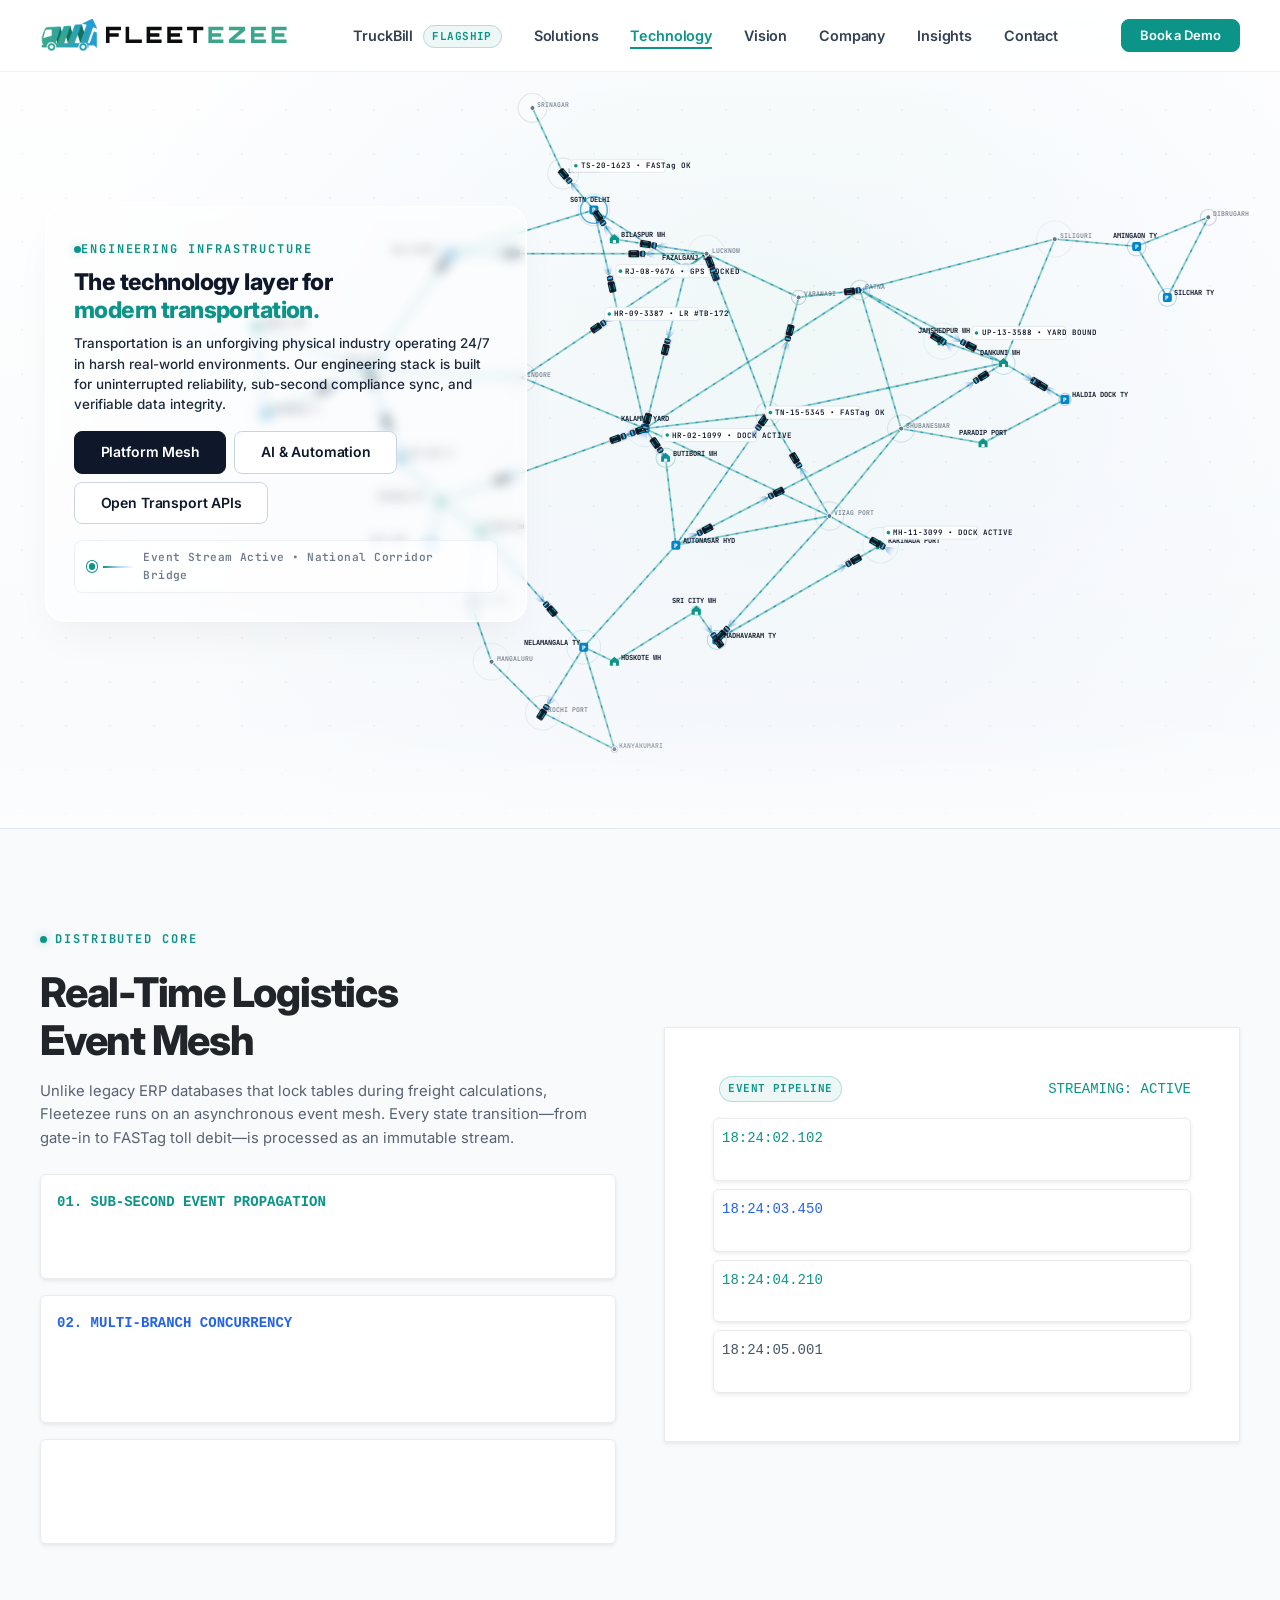
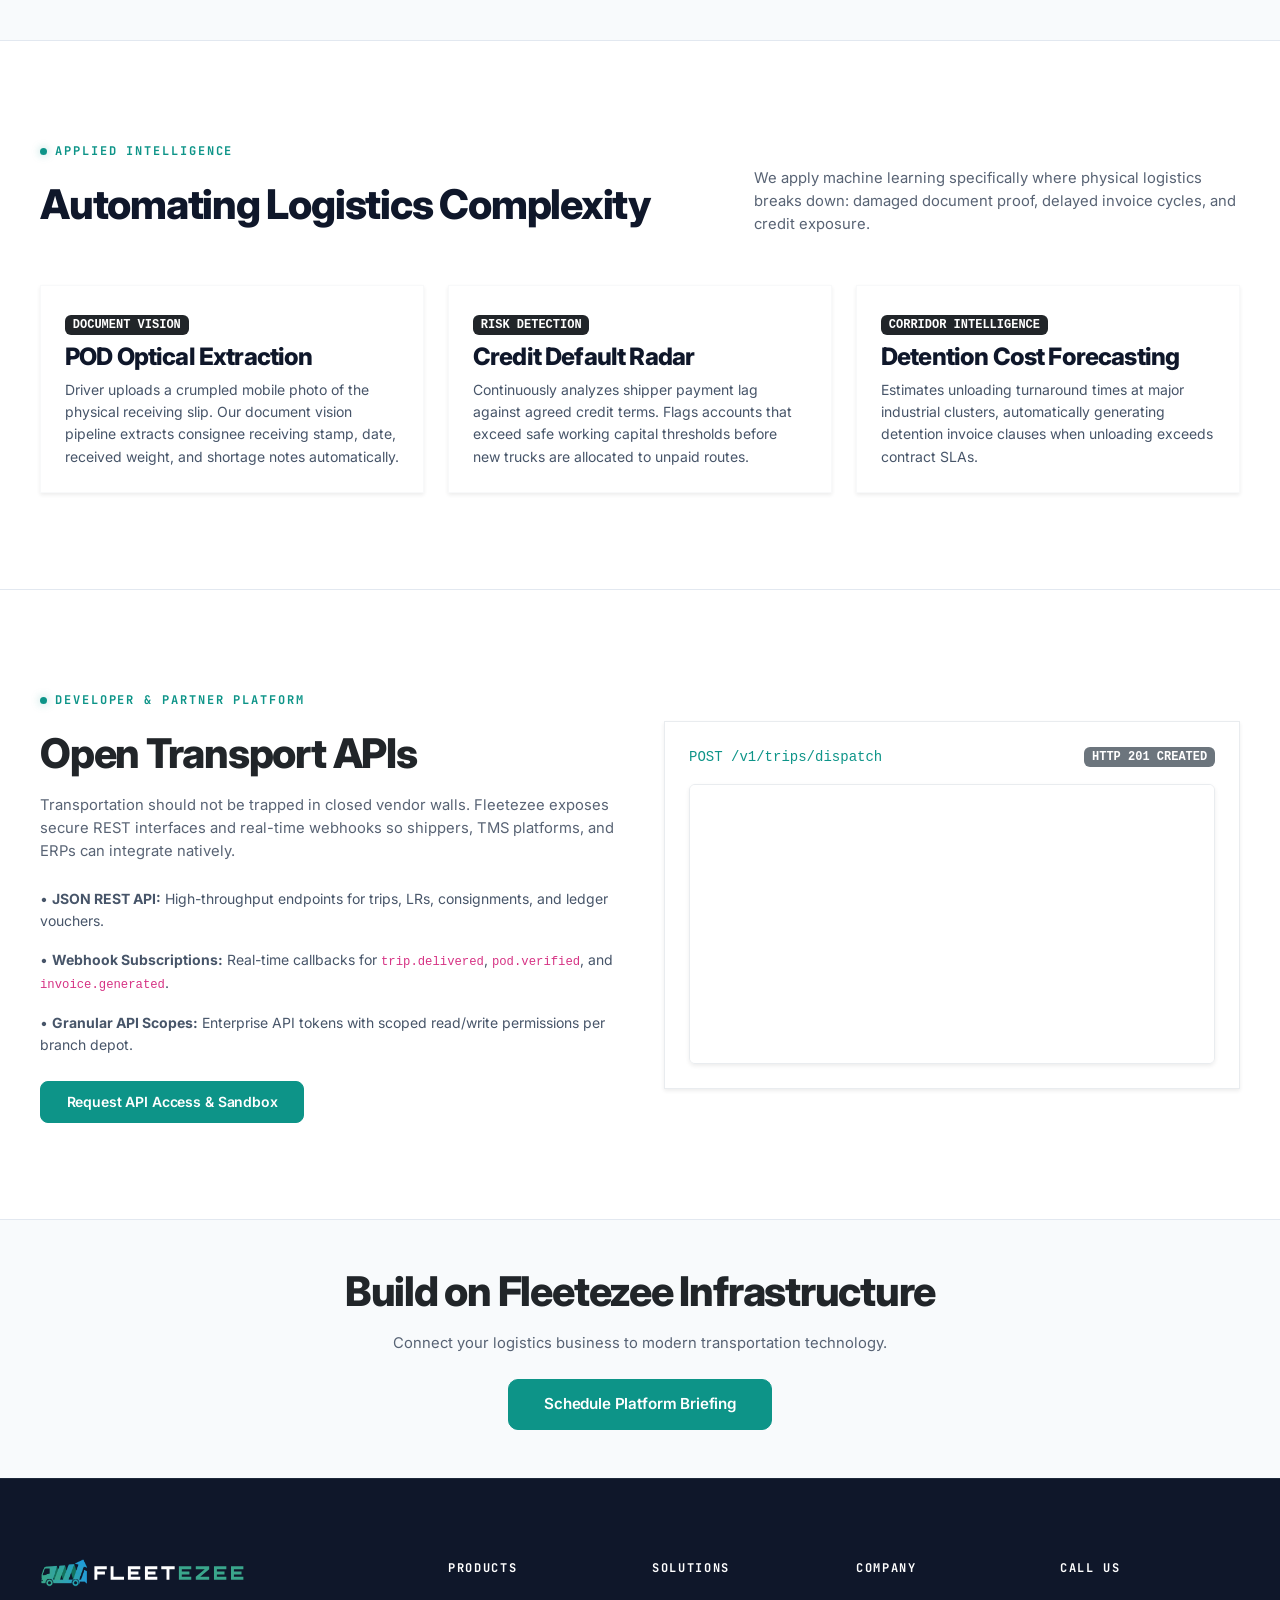
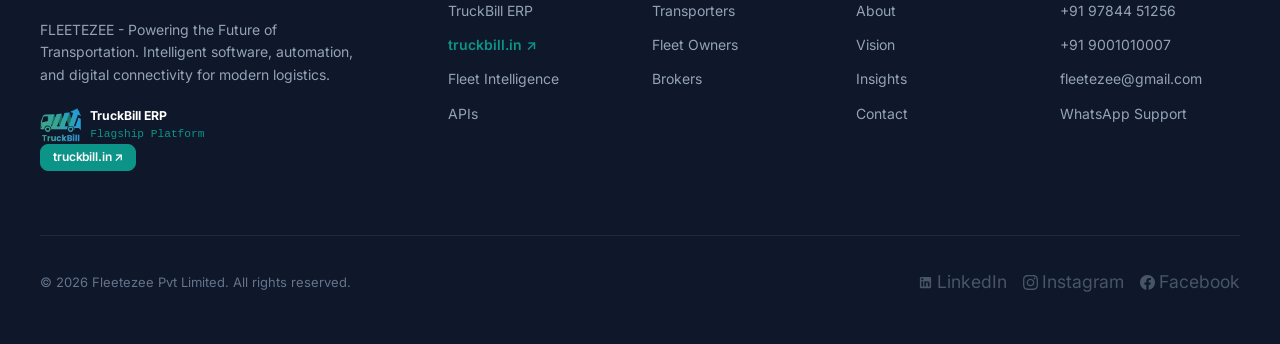
<file: technology.html>
<!DOCTYPE html>
<html lang="en-IN">
<head>
  <meta charset="UTF-8">
  <meta name="viewport" content="width=device-width, initial-scale=1.0, maximum-scale=5.0">
  <title>Technology Architecture — FLEETEZEE - Powering the Future of Transportation.</title>
  <meta name="description" content="Discover Fleetezee's modern technology architecture: Event-driven distributed backend, sub-100ms API latency, WhatsApp Cloud integration, offline-tolerant data capture, and enterprise security.">
  <meta name="keywords" content="Logistics technology architecture, transport APIs, telematics integration, fleet event-driven architecture, transport software security, logistics API infrastructure, WhatsApp Business Cloud for transport, GPS driver tracking API, cloud transport ERP architecture">
  <meta name="author" content="Fleetezee Pvt Limited">
  
  <!-- Canonical & Alternate Links -->
  <link rel="canonical" href="https://fleetezee.com/technology.html">
  <link rel="alternate" hreflang="en-IN" href="https://fleetezee.com/technology.html">
  <link rel="alternate" hreflang="x-default" href="https://fleetezee.com/technology.html">

  <!-- Search Engine & Answer Engine Directives -->
  <meta name="robots" content="index, follow, max-image-preview:large, max-snippet:-1, max-video-preview:-1">
  <meta name="googlebot" content="index, follow, max-snippet:-1, max-image-preview:large">
  <meta name="bingbot" content="index, follow, max-snippet:-1, max-image-preview:large">

  <!-- Geographic & Indian Localization Metadata (Geo-Friendly SEO) -->
  <meta name="geo.region" content="IN-KA">
  <meta name="geo.placename" content="Bengaluru">
  <meta name="geo.position" content="12.9237;77.6842">
  <meta name="ICBM" content="12.9237, 77.6842">
  <meta name="geo.country" content="IN">
  <meta name="target" content="all">
  <meta name="audience" content="Transport Contractors, Fleet Owners, Logistics Agencies, Freight Brokers, India">

  <!-- Open Graph / Social Sharing -->
  <meta property="og:type" content="website">
  <meta property="og:locale" content="en_IN">
  <meta property="og:site_name" content="Fleetezee">
  <meta property="og:url" content="https://fleetezee.com/technology.html">
  <meta property="og:title" content="Technology Architecture — FLEETEZEE - Powering the Future of Transportation.">
  <meta property="og:description" content="Discover Fleetezee's modern technology architecture: Event-driven distributed backend, sub-100ms API latency, WhatsApp Cloud integration, offline-tolerant data capture, and enterprise security.">
  <meta property="og:image" content="https://fleetezee.com/assets/images/fleetezee-logo.svg">
  <meta property="og:image:width" content="1200">
  <meta property="og:image:height" content="630">
  <meta property="og:image:alt" content="Fleetezee — Technology for Modern Transportation">

  <!-- Twitter / X -->
  <meta name="twitter:card" content="summary_large_image">
  <meta name="twitter:site" content="@fleetezee">
  <meta name="twitter:title" content="Technology Architecture — FLEETEZEE - Powering the Future of Transportation.">
  <meta name="twitter:description" content="Discover Fleetezee's modern technology architecture: Event-driven distributed backend, sub-100ms API latency, WhatsApp Cloud integration, offline-tolerant data capture, and enterprise security.">
  <meta name="twitter:image" content="https://fleetezee.com/assets/images/fleetezee-logo.svg">

  <!-- Favicon -->
  <link rel="icon" type="image/x-icon" href="favicon.ico">
  <link rel="icon" type="image/svg+xml" href="assets/images/fleetezee-logo.svg">

  <!-- CSS Dependencies -->
  <link rel="stylesheet" href="assets/css/bootstrap.min.css">
  <link rel="stylesheet" href="assets/css/main.css">
  <link rel="stylesheet" href="assets/css/components.css">
  <link rel="stylesheet" href="assets/css/responsive.css">

  <!-- Schema.org JSON-LD Structured Data (AEO & SEO) -->
  <script type="application/ld+json">
{
  "@context": "https://schema.org",
  "@graph": [
    {
      "@type": "BreadcrumbList",
      "itemListElement": [
        {
          "@type": "ListItem",
          "position": 1,
          "name": "Home",
          "item": "https://fleetezee.com/"
        },
        {
          "@type": "ListItem",
          "position": 2,
          "name": "Technology",
          "item": "https://fleetezee.com/technology.html"
        }
      ]
    },
    {
      "@type": "TechArticle",
      "@id": "https://fleetezee.com/technology.html#article",
      "headline": "Modern Engineering for an Essential Industry: Fleetezee Technology Architecture",
      "description": "How Fleetezee architects high-concurrency event-driven systems, sub-100ms API responses, and resilient logistics infrastructure.",
      "publisher": {
        "@type": "Organization",
        "name": "Fleetezee",
        "url": "https://fleetezee.com"
      }
    }
  ]
}
  </script>
  <link rel="sitemap" type="application/xml" title="Sitemap" href="https://fleetezee.com/sitemap.xml">
  <link rel="manifest" href="https://fleetezee.com/site.webmanifest">
  <meta name="theme-color" content="#0B0D0F">
</head>
<body>

  <!-- HEADER -->
  <header class="fz-header" id="mainHeader">
    <div class="container-fz">
      <div class="header-inner">
        <a href="index.html" class="header-logo-link" aria-label="Fleetezee Home">
          <img src="assets/images/fleetezee-logo-dark.svg?v=3" alt="FLEETEZEE" width="236" height="32">
        </a>
        <nav aria-label="Primary Navigation">
          <ul class="nav-desktop-links">
            <li><a href="truckbill.html">TruckBill <span class="badge-flagship">Flagship</span></a></li>
            <li><a href="solutions.html">Solutions</a></li>
            <li><a href="technology.html" class="active">Technology</a></li>
            <li><a href="vision.html">Vision</a></li>
            <li><a href="about.html">Company</a></li>
            <li><a href="insights.html">Insights</a></li>
            <li><a href="contact.html">Contact</a></li>
          </ul>
        </nav>
        <div class="nav-desktop-cta">
          <button class="btn-fz btn-fz-teal btn-fz-sm" data-open-demo data-demo-source="tech_header">
            Book a Demo
          </button>
        </div>
        <button class="hamburger-toggle" id="hamburgerBtn" aria-label="Toggle navigation menu">
          <span class="hamburger-line"></span>
          <span class="hamburger-line"></span>
          <span class="hamburger-line"></span>
        </button>
      </div>
    </div>
  </header>

  <!-- Mobile Drawer -->
  <div class="mobile-nav-drawer" id="mobileDrawer">
    <div>
      <div class="d-flex align-items-center justify-content-between mb-4">
        <span class="eyebrow mb-0">Menu</span>
      </div>
      <ul class="mobile-nav-links">
        <li><a href="truckbill.html"><span>TruckBill ERP</span> <span class="badge-flagship">Flagship</span></a></li>
        <li><a href="solutions.html"><span>Solutions</span> <span>→</span></a></li>
        <li><a href="technology.html"><span>Technology & AI</span> <span>→</span></a></li>
        <li><a href="vision.html"><span>Our Vision</span> <span>→</span></a></li>
        <li><a href="about.html"><span>Company & Story</span> <span>→</span></a></li>
        <li><a href="insights.html"><span>Insights</span> <span>→</span></a></li>
        <li><a href="contact.html"><span>Contact Us</span> <span>→</span></a></li>
      </ul>
    </div>
    <div>
      <button class="btn-fz btn-fz-teal w-100 py-3 mb-2" data-open-demo data-demo-source="tech_mobile_drawer">
        Book a TruckBill Demo
      </button>
    </div>
  </div>

  <main>
    <!-- HERO -->
    <section class="page-hero-section">
      <canvas class="hero-telematics-canvas" aria-hidden="true"></canvas>
      <div class="hero-vignette"></div>

      <div class="container-hero">
        <div class="row justify-content-start align-items-center">
          <div class="col-lg-6 col-xl-5 col-xxl-5 hero-content">
            <div class="hero-glass-card">
              <span class="eyebrow mb-2 d-inline-block">Engineering Infrastructure</span>
              <h1 class="display-hero text-dark mb-2">
                The technology layer for <span class="text-teal">modern transportation.</span>
              </h1>
              <p class="hero-lead-text mb-3">
                Transportation is an unforgiving physical industry operating 24/7 in harsh real-world environments. Our engineering stack is built for uninterrupted reliability, sub-second compliance sync, and verifiable data integrity.
              </p>
              <div class="d-flex gap-2 flex-wrap">
                <a href="#event-mesh" class="btn-fz btn-fz-primary btn-fz-md">Platform Mesh</a>
                <a href="#ai-intelligence" class="btn-fz btn-fz-outline-dark btn-fz-md">AI & Automation</a>
                <a href="#open-apis" class="btn-fz btn-fz-outline-dark btn-fz-md">Open Transport APIs</a>
              </div>

              <!-- Smart Translucent Connector -->
              <div class="hero-text-connector d-none d-lg-flex align-items-center gap-2 mt-3">
                <span class="connector-dot"></span>
                <span class="connector-line"></span>
                <span class="connector-label">Event Stream Active &bull; National Corridor Bridge</span>
              </div>
            </div>
          </div>
        </div>
      </div>
    </section>

    <!-- 1. EVENT MESH ARCHITECTURE -->
    <section class="section-dark-charcoal" id="event-mesh">
      <div class="container-fz">
        <div class="row align-items-center g-5">
          <div class="col-lg-6">
            <span class="eyebrow">Distributed Core</span>
            <h2 class="display-section text-dark mb-3">Real-Time Logistics Event Mesh</h2>
            <p class="lead-text mb-4">
              Unlike legacy ERP databases that lock tables during freight calculations, Fleetezee runs on an asynchronous event mesh. Every state transition—from gate-in to FASTag toll debit—is processed as an immutable stream.
            </p>
            <div class="d-flex flex-column gap-3 text-white small">
              <div class="p-3 rounded bg-white border border-light-subtle shadow-sm">
                <strong class="text-teal font-monospace d-block mb-1">01. SUB-SECOND EVENT PROPAGATION</strong>
                Toll debits from NPCI FASTag streams automatically attach to corresponding open voyage manifests without manual human intervention.
              </div>
              <div class="p-3 rounded bg-white border border-light-subtle shadow-sm">
                <strong class="text-azure font-monospace d-block mb-1">02. MULTI-BRANCH CONCURRENCY</strong>
                Dozens of regional depots across India issue Lorry Receipts simultaneously with zero collision, guaranteed unique serial keys, and instant central ledger synchronization.
              </div>
              <div class="p-3 rounded bg-white border border-light-subtle shadow-sm">
                <strong class="text-white font-monospace d-block mb-1">03. AUDIT-PROOF TIME-SERIES STORE</strong>
                Every change to freight rates, fuel issuances, and driver balance advances retains an immutable cryptographic audit log for financial compliance.
              </div>
            </div>
          </div>
          <div class="col-lg-6">
            <div class="p-4 p-md-5 rounded-16 bg-white border border-light-subtle shadow-sm">
              <div class="d-flex justify-content-between align-items-center mb-3">
                <span class="badge-flagship">EVENT PIPELINE</span>
                <span class="text-teal font-monospace small">STREAMING: ACTIVE</span>
              </div>
              <div class="font-monospace small text-muted-dark d-flex flex-column gap-2">
                <div class="p-2 rounded bg-white border border-light-subtle shadow-sm text-white">
                  <span class="text-teal">18:24:02.102</span> [EVT] TRIP_DISPATCHED (Trip: TB-94102, Corridor: BOM-DEL)
                </div>
                <div class="p-2 rounded bg-white border border-light-subtle shadow-sm text-white">
                  <span class="text-azure">18:24:03.450</span> [NIC_SYNC] E-Way Bill #482910482012 Verified Valid
                </div>
                <div class="p-2 rounded bg-white border border-light-subtle shadow-sm text-white">
                  <span class="text-teal">18:24:04.210</span> [FIN_LEDGER] Driver Advance ₹45,000 Provisioned
                </div>
                <div class="p-2 rounded bg-white border border-light-subtle shadow-sm text-white">
                  <span class="text-muted-dark">18:24:05.001</span> [NOTIFY] WhatsApp LR dispatched to Jindal Steel Logistics
                </div>
              </div>
            </div>
          </div>
        </div>
      </div>
    </section>

    <!-- 2. AI & AUTOMATION ENGINE -->
    <section class="section-light" id="ai-intelligence">
      <div class="container-fz">
        <div class="row justify-content-between align-items-end mb-5">
          <div class="col-lg-7">
            <span class="eyebrow eyebrow-light">Applied Intelligence</span>
            <h2 class="display-section mb-2">Automating Logistics Complexity</h2>
          </div>
          <div class="col-lg-5">
            <p class="lead-text mb-0">
              We apply machine learning specifically where physical logistics breaks down: damaged document proof, delayed invoice cycles, and credit exposure.
            </p>
          </div>
        </div>

        <div class="row g-4">
          <div class="col-md-4">
            <div class="p-4 rounded-16 bg-white border border-light h-100 shadow-sm">
              <span class="badge bg-dark font-monospace mb-2">DOCUMENT VISION</span>
              <h4 class="mb-2">POD Optical Extraction</h4>
              <p class="text-muted-light small mb-0">
                Driver uploads a crumpled mobile photo of the physical receiving slip. Our document vision pipeline extracts consignee receiving stamp, date, received weight, and shortage notes automatically.
              </p>
            </div>
          </div>
          <div class="col-md-4">
            <div class="p-4 rounded-16 bg-white border border-light h-100 shadow-sm">
              <span class="badge bg-dark font-monospace mb-2">RISK DETECTION</span>
              <h4 class="mb-2">Credit Default Radar</h4>
              <p class="text-muted-light small mb-0">
                Continuously analyzes shipper payment lag against agreed credit terms. Flags accounts that exceed safe working capital thresholds before new trucks are allocated to unpaid routes.
              </p>
            </div>
          </div>
          <div class="col-md-4">
            <div class="p-4 rounded-16 bg-white border border-light h-100 shadow-sm">
              <span class="badge bg-dark font-monospace mb-2">CORRIDOR INTELLIGENCE</span>
              <h4 class="mb-2">Detention Cost Forecasting</h4>
              <p class="text-muted-light small mb-0">
                Estimates unloading turnaround times at major industrial clusters, automatically generating detention invoice clauses when unloading exceeds contract SLAs.
              </p>
            </div>
          </div>
        </div>
      </div>
    </section>

    <!-- 3. OPEN TRANSPORT APIS -->
    <section class="section-dark" id="open-apis">
      <div class="container-fz">
        <div class="row align-items-center g-5">
          <div class="col-lg-6">
            <span class="eyebrow">Developer & Partner Platform</span>
            <h2 class="display-section text-dark mb-3">Open Transport APIs</h2>
            <p class="lead-text mb-4">
              Transportation should not be trapped in closed vendor walls. Fleetezee exposes secure REST interfaces and real-time webhooks so shippers, TMS platforms, and ERPs can integrate natively.
            </p>
            <div class="d-flex flex-column gap-3 text-muted-dark small mb-4">
              <div>• <strong>JSON REST API:</strong> High-throughput endpoints for trips, LRs, consignments, and ledger vouchers.</div>
              <div>• <strong>Webhook Subscriptions:</strong> Real-time callbacks for <code>trip.delivered</code>, <code>pod.verified</code>, and <code>invoice.generated</code>.</div>
              <div>• <strong>Granular API Scopes:</strong> Enterprise API tokens with scoped read/write permissions per branch depot.</div>
            </div>
            <button class="btn-fz btn-fz-teal" data-open-demo data-demo-source="tech_api_docs">
              Request API Access & Sandbox
            </button>
          </div>
          <div class="col-lg-6">
            <div class="p-4 rounded-16 bg-white border border-light-subtle shadow-sm">
              <div class="d-flex justify-content-between align-items-center mb-3">
                <span class="font-monospace text-teal small">POST /v1/trips/dispatch</span>
                <span class="badge bg-secondary font-monospace small">HTTP 201 CREATED</span>
              </div>
              <pre class="m-0 p-3 rounded bg-white border border-light-subtle shadow-sm text-white font-monospace small overflow-auto" style="max-height: 280px;"><code>{
  "trip_id": "TB-94102",
  "corridor": {
    "origin": "IN-BOM-01",
    "destination": "IN-DEL-04"
  },
  "vehicle": {
    "reg_number": "MH04GP3829",
    "ownership": "OWN_FLEET",
    "vahan_verified": true
  },
  "freight": {
    "consignor": "Jindal Steel Works",
    "rate_per_ton": 3200.00,
    "payload_mt": 28.50,
    "total_amount": 91200.00
  },
  "eway_bill": {
    "number": "482910482012",
    "status": "NIC_PORTAL_ACTIVE"
  }
}</code></pre>
            </div>
          </div>
        </div>
      </div>
    </section>

    <!-- FINAL CTA -->
    <section class="section-dark-charcoal text-center py-5">
      <div class="container-fz">
        <h2 class="display-section text-dark mb-3">Build on Fleetezee Infrastructure</h2>
        <p class="lead-text mx-auto mb-4">
          Connect your logistics business to modern transportation technology.
        </p>
        <button class="btn-fz btn-fz-teal btn-fz-lg" data-open-demo data-demo-source="tech_bottom_cta">
          Schedule Platform Briefing
        </button>
      </div>
    </section>
  </main>

  <!-- FOOTER -->
  <footer class="fz-footer">
    <div class="container-fz">
      <div class="row g-4">
        <div class="col-lg-4 col-md-6">
          <a href="index.html" class="d-inline-block mb-3" aria-label="Fleetezee">
            <img src="assets/images/fleetezee-logo.svg?v=3" alt="FLEETEZEE" width="206" height="28">
          </a>
          <p class="footer-brand-bio">
            FLEETEZEE - Powering the Future of Transportation. Intelligent software, automation, and digital connectivity for modern logistics.
          </p>
          <div class="footer-truckbill-card mt-3">
            <div class="d-flex align-items-center gap-2">
              <img src="assets/images/truckbill-logo.png" alt="TruckBill Logo" height="34">
              <div>
                <div class="text-white small fw-bold">TruckBill ERP</div>
                <div class="text-teal font-monospace" style="font-size: 0.7rem;">Flagship Platform</div>
              </div>
            </div>
            <a href="https://www.truckbill.in/" target="_blank" rel="noopener" class="btn-fz btn-fz-teal btn-fz-sm" style="padding: 0.35rem 0.75rem; font-size: 0.75rem;">
              truckbill.in ↗
            </a>
          </div>
        </div>
        <div class="col-lg-2 col-md-3 col-6">
          <div class="footer-heading">Products</div>
          <ul class="footer-links">
            <li><a href="truckbill.html">TruckBill ERP</a></li>
            <li><a href="https://www.truckbill.in/" target="_blank" rel="noopener" class="text-teal fw-semibold">truckbill.in ↗</a></li>
            <li><a href="technology.html">Fleet Intelligence</a></li>
            <li><a href="technology.html#open-apis">APIs</a></li>
          </ul>
        </div>
        <div class="col-lg-2 col-md-3 col-6">
          <div class="footer-heading">Solutions</div>
          <ul class="footer-links">
            <li><a href="solutions.html#transporters">Transporters</a></li>
            <li><a href="solutions.html#fleet-owners">Fleet Owners</a></li>
            <li><a href="solutions.html#brokers">Brokers</a></li>
          </ul>
        </div>
        <div class="col-lg-2 col-md-3 col-6">
          <div class="footer-heading">Company</div>
          <ul class="footer-links">
            <li><a href="about.html">About</a></li>
            <li><a href="vision.html">Vision</a></li>
            <li><a href="insights.html">Insights</a></li>
            <li><a href="contact.html">Contact</a></li>
          </ul>
        </div>
        <div class="col-lg-2 col-md-3 col-6">
          <div class="footer-heading">Call Us</div>
          <ul class="footer-links">
            <li><a href="tel:+919784451256">+91 97844 51256</a></li>
            <li><a href="tel:+919001010007">+91 9001010007</a></li>
            <li><a href="mailto:fleetezee@gmail.com">fleetezee@gmail.com</a></li>
            <li><a href="https://wa.me/919784451256?text=Hi%20Fleetezee%20Team" target="_blank" rel="noopener">WhatsApp Support</a></li>
          </ul>
        </div>
      </div>
      <div class="footer-bottom">
        <div>© 2026 Fleetezee Pvt Limited. All rights reserved.</div>
        <div class="social-links d-flex align-items-center gap-3">
          <a href="https://www.linkedin.com/showcase/truckbill/" target="_blank" rel="noopener" aria-label="LinkedIn" class="d-inline-flex align-items-center gap-1 text-muted-dark text-hover-white">
            <svg width="15" height="15" viewBox="0 0 24 24" fill="currentColor"><path d="M19 3a2 2 0 0 1 2 2v14a2 2 0 0 1-2 2H5a2 2 0 0 1-2-2V5a2 2 0 0 1 2-2h14m-.5 15.5v-5.3a3.26 3.26 0 0 0-3.26-3.26c-.85 0-1.84.52-2.28 1.3v-1.11h-2.79v8.37h2.79v-4.93c0-.77.62-1.4 1.39-1.4a1.4 1.4 0 0 1 1.4 1.4v4.93h2.75M6.88 8.56a1.68 1.68 0 0 0 1.68-1.68c0-.93-.75-1.69-1.68-1.69a1.69 1.69 0 0 0-1.69 1.69c0 .93.76 1.68 1.69 1.68m1.39 9.94v-8.37H5.5v8.37h2.77z"/></svg>
            <span>LinkedIn</span>
          </a>
          <a href="https://www.instagram.com/truckbill.in/" target="_blank" rel="noopener" aria-label="Instagram" class="d-inline-flex align-items-center gap-1 text-muted-dark text-hover-white">
            <svg width="15" height="15" viewBox="0 0 24 24" fill="currentColor"><path d="M12 2.163c3.204 0 3.584.012 4.85.07 3.252.148 4.771 1.691 4.919 4.919.058 1.265.069 1.645.069 4.849 0 3.205-.012 3.584-.069 4.849-.149 3.225-1.664 4.771-4.919 4.919-1.266.058-1.644.07-4.85.07-3.204 0-3.584-.012-4.849-.07-3.26-.149-4.771-1.699-4.919-4.92-.058-1.265-.07-1.644-.07-4.849 0-3.204.013-3.583.07-4.849.149-3.227 1.664-4.771 4.919-4.919 1.266-.057 1.645-.069 4.849-.069zm0-2.163c-3.259 0-3.667.014-4.947.072-4.358.2-6.78 2.618-6.98 6.98-.059 1.281-.073 1.689-.073 4.948 0 3.259.014 3.668.072 4.948.2 4.358 2.618 6.78 6.98 6.98 1.281.058 1.689.072 4.948.072 3.259 0 3.668-.014 4.948-.072 4.354-.2 6.782-2.618 6.979-6.98.059-1.28.073-1.689.073-4.948 0-3.259-.014-3.667-.072-4.947-.196-4.354-2.617-6.78-6.979-6.98-1.281-.059-1.69-.073-4.949-.073zm0 5.838c-3.403 0-6.162 2.759-6.162 6.162s2.759 6.163 6.162 6.163 6.162-2.759 6.162-6.163c0-3.403-2.759-6.162-6.162-6.162zm0 10.162c-2.209 0-4-1.79-4-4 0-2.209 1.791-4 4-4s4 1.791 4 4c0 2.21-1.791 4-4 4zm6.406-11.845c-.796 0-1.441.645-1.441 1.44s.645 1.44 1.441 1.44c.795 0 1.439-.645 1.439-1.44s-.644-1.44-1.439-1.44z"/></svg>
            <span>Instagram</span>
          </a>
          <a href="https://www.facebook.com/profile.php?id=61593975432299" target="_blank" rel="noopener" aria-label="Facebook" class="d-inline-flex align-items-center gap-1 text-muted-dark text-hover-white">
            <svg width="15" height="15" viewBox="0 0 24 24" fill="currentColor"><path d="M24 12.073c0-6.627-5.373-12-12-12s-12 5.373-12 12c0 5.99 4.388 10.954 10.125 11.854v-8.385H7.078v-3.47h3.047V9.43c0-3.007 1.792-4.669 4.533-4.669 1.312 0 2.686.235 2.686.235v2.953H15.83c-1.491 0-1.956.925-1.956 1.874v2.25h3.328l-.532 3.47h-2.796v8.385C19.612 23.027 24 18.062 24 12.073z"/></svg>
            <span>Facebook</span>
          </a>
        </div>
      </div>
    </div>
  </footer>

  <aside class="sticky-mobile-cta">
    <div class="d-flex align-items-center justify-content-between gap-2">
      <button class="btn-fz btn-fz-teal w-100 py-2 small" data-open-demo data-demo-source="sticky_tech">
        Book a TruckBill Demo
      </button>
      <a href="https://wa.me/919784451256" target="_blank" rel="noopener" class="btn-fz btn-fz-outline-dark py-2 px-3 small">
        WhatsApp
      </a>
    </div>
  </aside>

  <!-- MODAL -->
  <div class="fz-modal-backdrop" id="demoModal" role="dialog" aria-modal="true">
    <div class="fz-modal-dialog">
      <div class="fz-modal-header">
        <div>
          <span class="eyebrow mb-1">PLATFORM ARCHITECTURE</span>
          <h3 class="h4 text-dark mb-0">Schedule Architecture Briefing</h3>
        </div>
        <button class="fz-modal-close" id="closeDemoModal">✕</button>
      </div>
      <div class="fz-modal-body" id="demoFormContainer">
                <form id="fleetezeeDemoForm" novalidate>
          <div class="fz-form-row">
            <div class="fz-form-group">
              <label class="fz-label" for="leadName">Name *</label>
              <input type="text" class="fz-input" id="leadName" name="name" placeholder="e.g. Rajesh Sharma" required autocomplete="name">
            </div>
            <div class="fz-form-group">
              <label class="fz-label" for="leadEmail">Email *</label>
              <input type="email" class="fz-input" id="leadEmail" name="email" placeholder="e.g. rajesh@company.com" required autocomplete="email">
            </div>
          </div>

          <div class="fz-form-row">
            <div class="fz-form-group">
              <label class="fz-label" for="leadMobile">Mobile *</label>
              <input type="tel" class="fz-input" id="leadMobile" name="mobile" placeholder="e.g. 98765 43210" required autocomplete="tel">
            </div>
            <div class="fz-form-group">
              <label class="fz-label" for="leadCompany">Company *</label>
              <input type="text" class="fz-input" id="leadCompany" name="company" placeholder="e.g. Sharma Roadways Pvt Ltd" required autocomplete="organization">
            </div>
          </div>

          <div class="fz-form-row">
            <div class="fz-form-group">
              <label class="fz-label" for="leadCity">City *</label>
              <input type="text" class="fz-input" id="leadCity" name="city" placeholder="e.g. Jaipur, Mumbai, Ahmedabad" required autocomplete="address-level2">
            </div>
            <div class="fz-form-group">
              <label class="fz-label" for="leadState">State *</label>
              <input type="text" class="fz-input" id="leadState" name="state" placeholder="e.g. Rajasthan, Maharashtra" required autocomplete="address-level1">
            </div>
          </div>

          <div class="fz-form-group">
            <label class="fz-label" for="leadRemark">Remark <span class="text-muted-dark small">(Optional)</span></label>
            <textarea class="fz-textarea" id="leadRemark" name="remark" rows="2" placeholder="Tell us about your fleet operations or specific requirements..."></textarea>
          </div>

          <div class="mt-4">
            <button type="submit" class="btn-fz btn-fz-teal w-100 py-3">
              Request a Walkthrough
            </button>
            <div class="d-flex justify-content-between align-items-center mt-2 font-monospace" style="font-size: 0.75rem;">
              <span class="text-muted-dark">🔒 100% Free • No Credit Card</span>
              <span class="text-muted-dark">Call: <a href="tel:+919784451256" class="text-teal">+91 97844 51256</a> / <a href="tel:+919001010007" class="text-teal">+91 9001010007</a></span>
            </div>
          </div>
        </form>
      </div>
      <div class="modal-success-state" id="demoSuccessState">
        <div class="success-icon-badge">✓</div>
        <h3 class="h4 text-dark mb-2">Request Confirmed</h3>
        <p class="text-muted-dark small mb-3">Our engineering team will connect with you within 2 hours.</p>
        <a href="#" id="instantWhatsAppCta" target="_blank" rel="noopener" class="btn-fz btn-fz-teal py-3 w-100">
          WhatsApp Instant Chat
        </a>
      </div>
    </div>
  </div>

  <script src="assets/js/bootstrap.bundle.min.js"></script>
  <script src="assets/js/interactive.js"></script>
  <script src="assets/js/analytics.js"></script>
  <script src="assets/js/hero-network.js"></script>
</body>
</html>
</file>
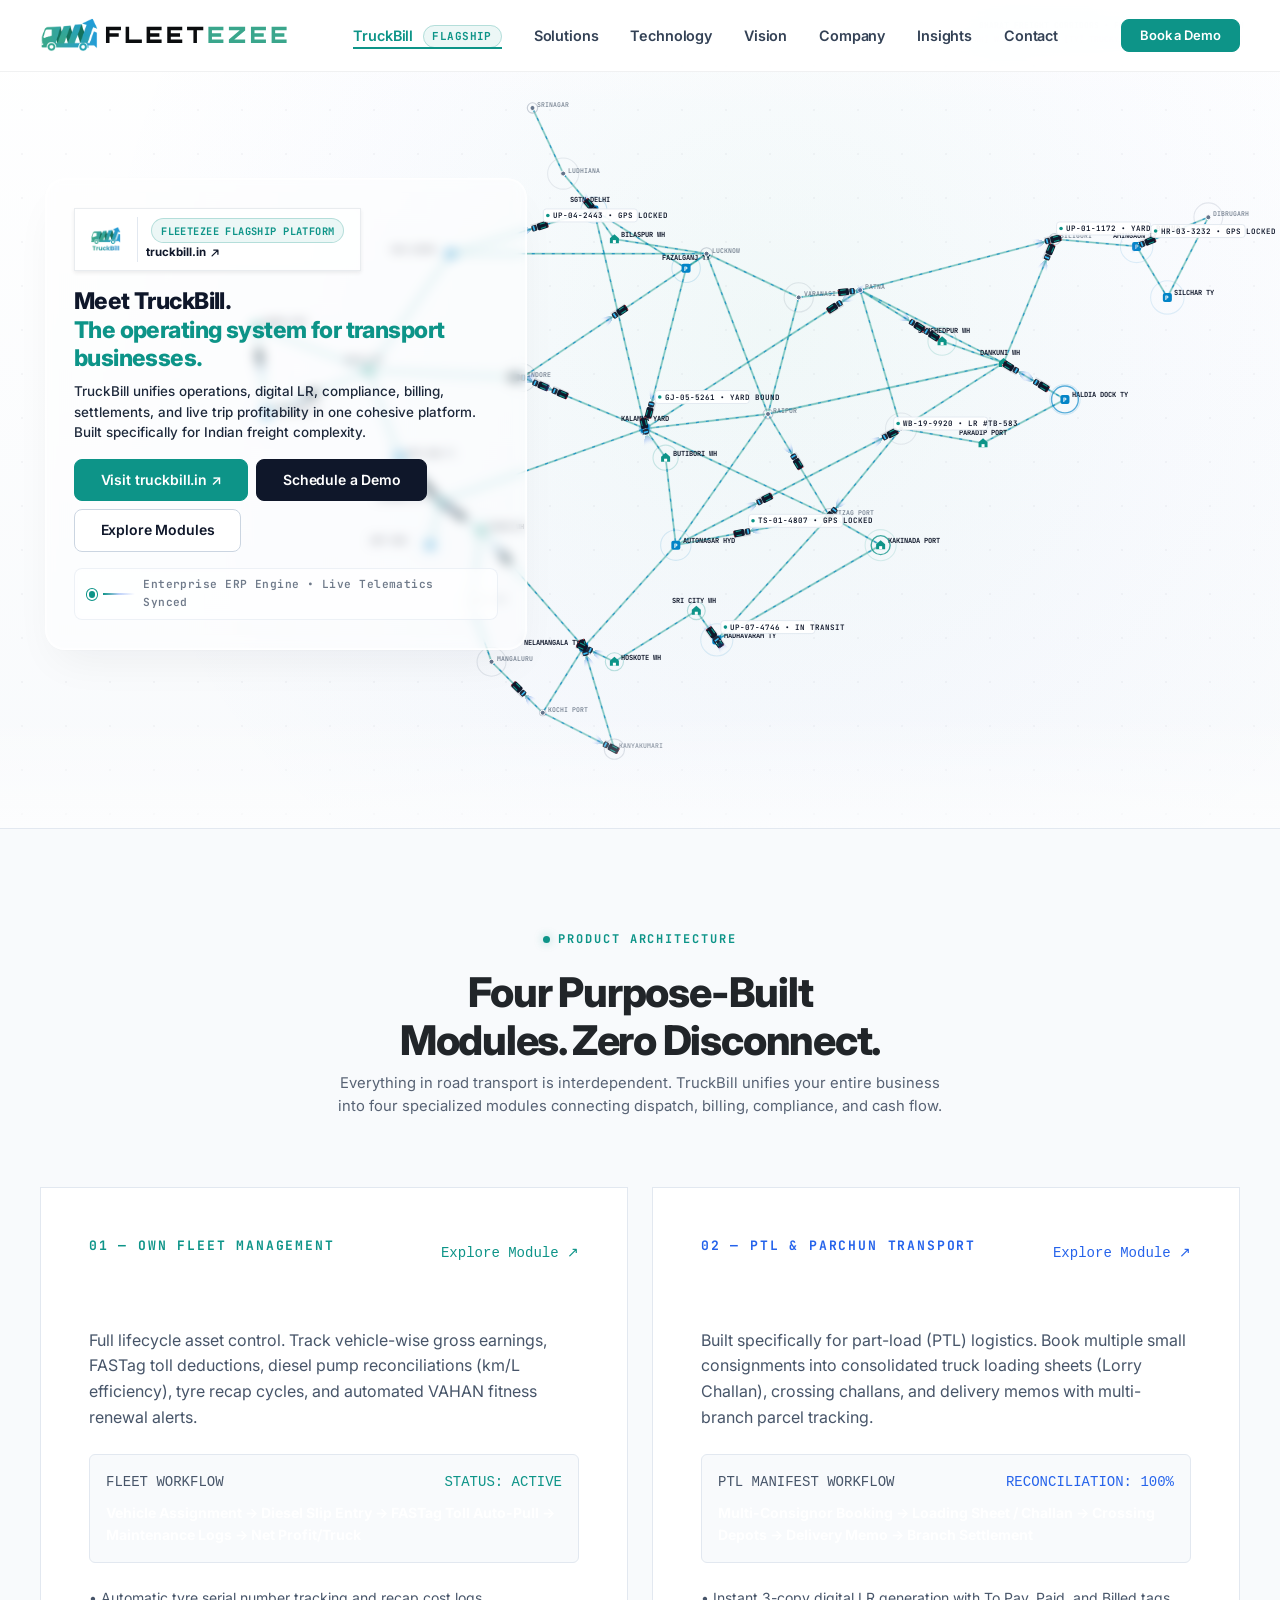
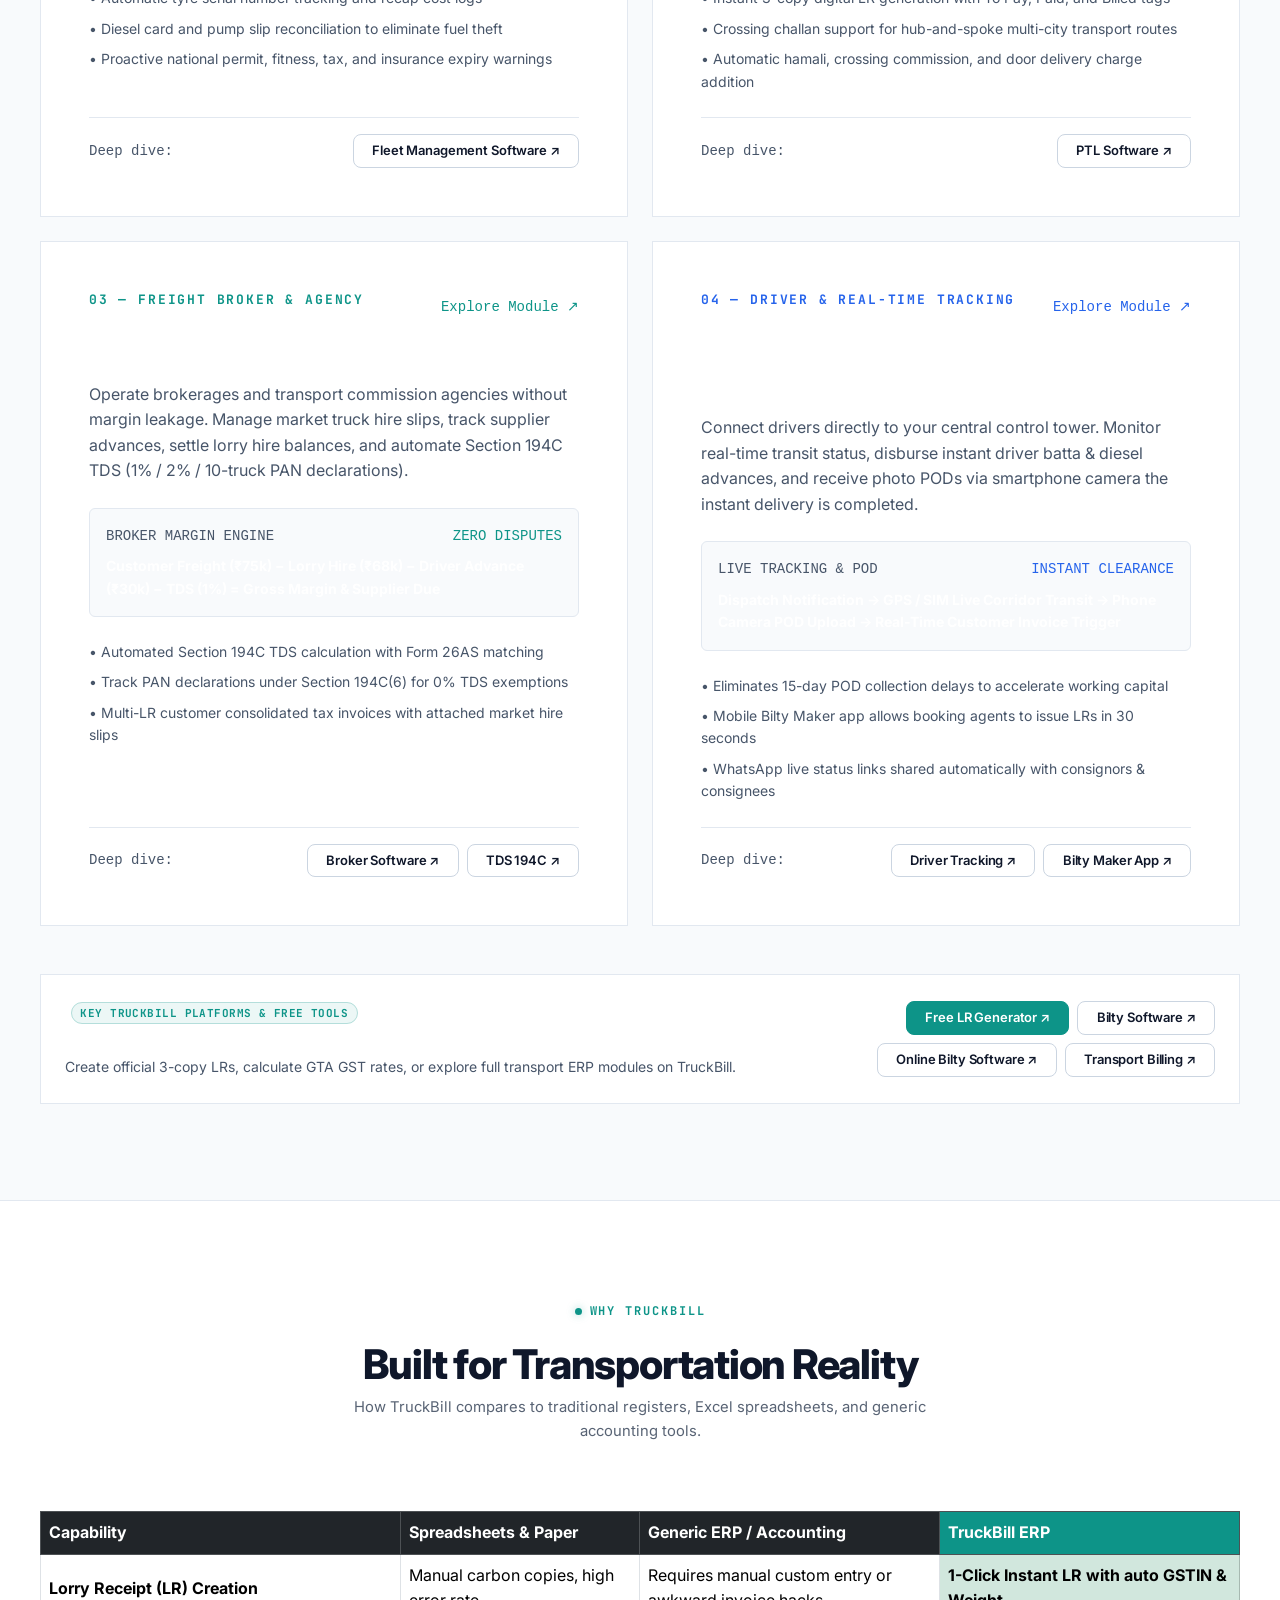
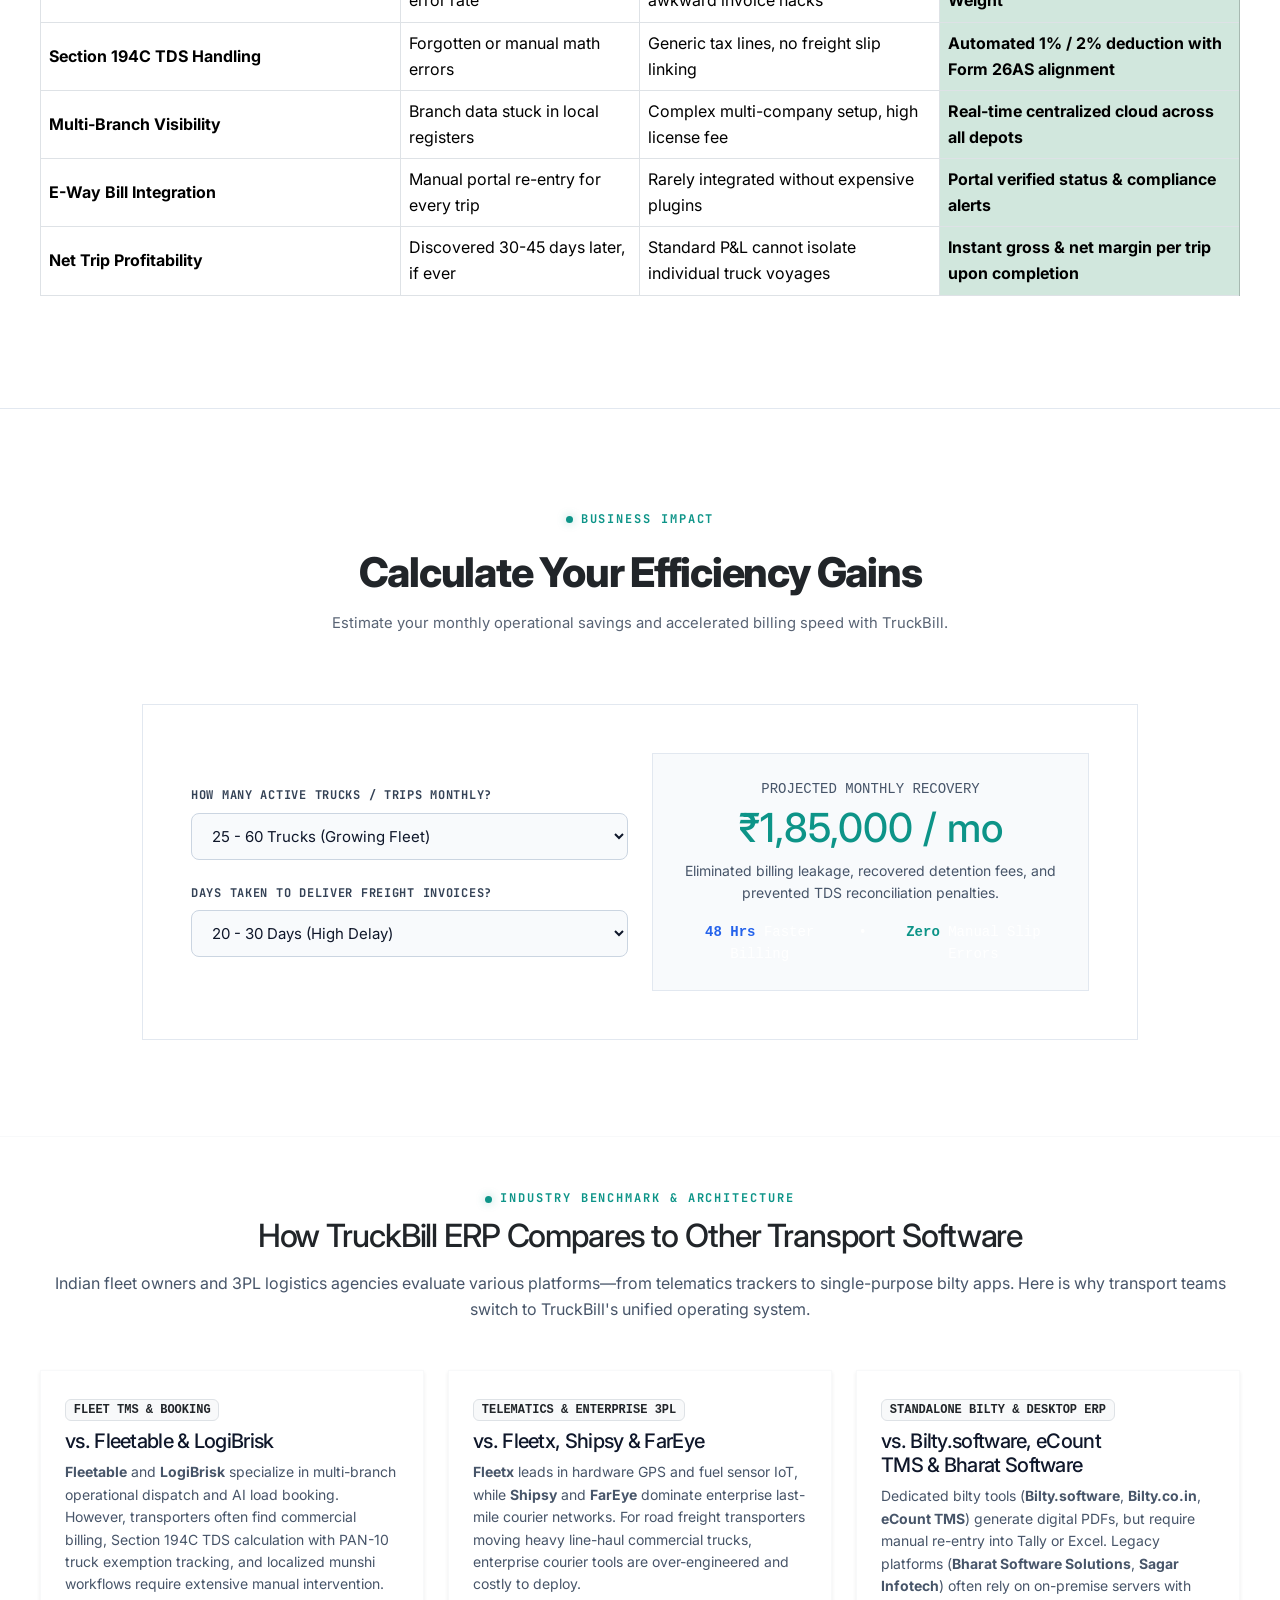
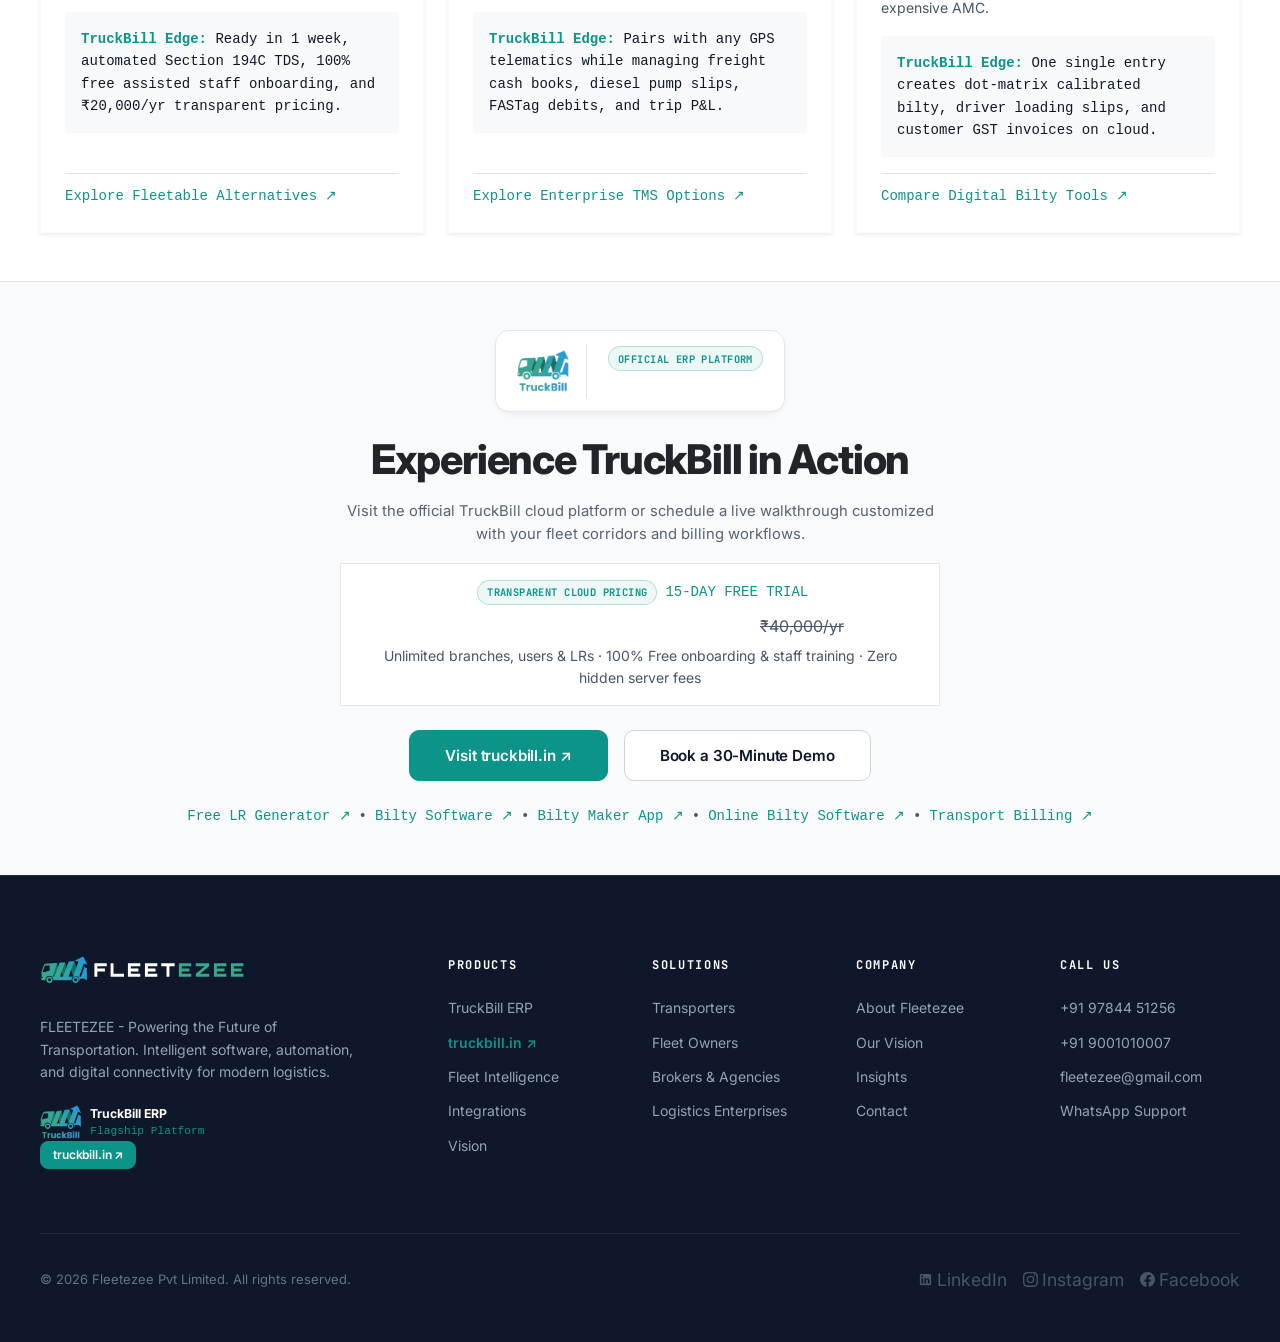
<file: truckbill.html>
<!DOCTYPE html>
<html lang="en-IN">
<head>
  <meta charset="UTF-8">
  <meta name="viewport" content="width=device-width, initial-scale=1.0, maximum-scale=5.0">
  <title>TruckBill ERP — FLEETEZEE - Powering the Future of Transportation.</title>
  <meta name="description" content="Explore TruckBill ERP: 12 specialized transport modules including digital LR bilty generation, trip dispatch, market lorry settlements, FASTag diesel audits, and Section 194C TDS customer invoicing.">
  <meta name="keywords" content="TruckBill ERP, Transport ERP, Transport Billing Software India, Digital Bilty Software, LR Management Software, Market Lorry Settlement, Diesel Pump Reconciliation, Section 194C TDS Transport, Transport Accounting India, Vehicle P&L Software, Trip Sheet Automation, Indian Logistics ERP">
  <meta name="author" content="Fleetezee Pvt Limited">
  
  <!-- Canonical & Alternate Links -->
  <link rel="canonical" href="https://fleetezee.com/truckbill.html">
  <link rel="alternate" hreflang="en-IN" href="https://fleetezee.com/truckbill.html">
  <link rel="alternate" hreflang="x-default" href="https://fleetezee.com/truckbill.html">

  <!-- Search Engine & Answer Engine Directives -->
  <meta name="robots" content="index, follow, max-image-preview:large, max-snippet:-1, max-video-preview:-1">
  <meta name="googlebot" content="index, follow, max-snippet:-1, max-image-preview:large">
  <meta name="bingbot" content="index, follow, max-snippet:-1, max-image-preview:large">

  <!-- Geographic & Indian Localization Metadata (Geo-Friendly SEO) -->
  <meta name="geo.region" content="IN-KA">
  <meta name="geo.placename" content="Bengaluru">
  <meta name="geo.position" content="12.9237;77.6842">
  <meta name="ICBM" content="12.9237, 77.6842">
  <meta name="geo.country" content="IN">
  <meta name="target" content="all">
  <meta name="audience" content="Transport Contractors, Fleet Owners, Logistics Agencies, Freight Brokers, India">

  <!-- Open Graph / Social Sharing -->
  <meta property="og:type" content="website">
  <meta property="og:locale" content="en_IN">
  <meta property="og:site_name" content="Fleetezee">
  <meta property="og:url" content="https://fleetezee.com/truckbill.html">
  <meta property="og:title" content="TruckBill ERP — FLEETEZEE - Powering the Future of Transportation.">
  <meta property="og:description" content="Explore TruckBill ERP: 12 specialized transport modules including digital LR bilty generation, trip dispatch, market lorry settlements, FASTag diesel audits, and Section 194C TDS customer invoicing.">
  <meta property="og:image" content="https://fleetezee.com/assets/images/fleetezee-logo.svg">
  <meta property="og:image:width" content="1200">
  <meta property="og:image:height" content="630">
  <meta property="og:image:alt" content="Fleetezee — Technology for Modern Transportation">

  <!-- Twitter / X -->
  <meta name="twitter:card" content="summary_large_image">
  <meta name="twitter:site" content="@fleetezee">
  <meta name="twitter:title" content="TruckBill ERP — FLEETEZEE - Powering the Future of Transportation.">
  <meta name="twitter:description" content="Explore TruckBill ERP: 12 specialized transport modules including digital LR bilty generation, trip dispatch, market lorry settlements, FASTag diesel audits, and Section 194C TDS customer invoicing.">
  <meta name="twitter:image" content="https://fleetezee.com/assets/images/fleetezee-logo.svg">

  <!-- Favicon -->
  <link rel="icon" type="image/x-icon" href="favicon.ico">
  <link rel="icon" type="image/svg+xml" href="assets/images/fleetezee-logo.svg">

  <!-- CSS Dependencies -->
  <link rel="stylesheet" href="assets/css/bootstrap.min.css">
  <link rel="stylesheet" href="assets/css/main.css">
  <link rel="stylesheet" href="assets/css/components.css">
  <link rel="stylesheet" href="assets/css/responsive.css">

  <!-- Schema.org JSON-LD Structured Data (AEO & SEO) -->
  <script type="application/ld+json">
{
  "@context": "https://schema.org",
  "@graph": [
    {
      "@type": "BreadcrumbList",
      "itemListElement": [
        {
          "@type": "ListItem",
          "position": 1,
          "name": "Home",
          "item": "https://fleetezee.com/"
        },
        {
          "@type": "ListItem",
          "position": 2,
          "name": "TruckBill ERP",
          "item": "https://fleetezee.com/truckbill.html"
        }
      ]
    },
    {
      "@type": "SoftwareApplication",
      "@id": "https://fleetezee.com/truckbill.html#software",
      "name": "TruckBill ERP",
      "applicationCategory": "BusinessApplication",
      "operatingSystem": "Web, Cloud",
      "creator": {
        "@type": "Organization",
        "name": "Fleetezee",
        "url": "https://fleetezee.com"
      },
      "description": "Comprehensive transportation ERP and operating system for transporters, fleet owners, agencies, and logistics businesses.",
      "aggregateRating": {
        "@type": "AggregateRating",
        "ratingValue": "4.9",
        "reviewCount": "520",
        "bestRating": "5"
      }
    },
    {
      "@type": "FAQPage",
      "mainEntity": [
        {
          "@type": "Question",
          "name": "Can TruckBill match our custom pre-printed LR format?",
          "acceptedAnswer": {
            "@type": "Answer",
            "text": "Yes, TruckBill includes a pixel-accurate print layout configurator that aligns with dot-matrix and laser pre-printed stationary margins, headers, and copies."
          }
        },
        {
          "@type": "Question",
          "name": "How does TruckBill handle market lorry settlements?",
          "acceptedAnswer": {
            "@type": "Answer",
            "text": "TruckBill calculates the difference between customer freight and market lorry hire rate, automatically accounting for diesel slips, cash advances, and Section 194C TDS."
          }
        },
        {
          "@type": "Question",
          "name": "Does TruckBill support Section 194C TDS and GST compliance?",
          "acceptedAnswer": {
            "@type": "Answer",
            "text": "Yes, TruckBill automatically calculates Section 194C TDS (1% or 2%), tracks Pan-10 truck declaration exemptions, and generates RCM/FCM compliant GST invoices."
          }
        }
      ]
    }
  ]
}
  </script>
  <link rel="sitemap" type="application/xml" title="Sitemap" href="https://fleetezee.com/sitemap.xml">
  <link rel="manifest" href="https://fleetezee.com/site.webmanifest">
  <meta name="theme-color" content="#0B0D0F">
</head>
<body>

  <!-- HEADER -->
  <header class="fz-header" id="mainHeader">
    <div class="container-fz">
      <div class="header-inner">
        <a href="index.html" class="header-logo-link" aria-label="Fleetezee Home">
          <img src="assets/images/fleetezee-logo-dark.svg?v=3" alt="FLEETEZEE" width="236" height="32">
        </a>
        <nav aria-label="Primary Navigation">
          <ul class="nav-desktop-links">
            <li><a href="truckbill.html" class="active">TruckBill <span class="badge-flagship">Flagship</span></a></li>
            <li><a href="solutions.html">Solutions</a></li>
            <li><a href="technology.html">Technology</a></li>
            <li><a href="vision.html">Vision</a></li>
            <li><a href="about.html">Company</a></li>
            <li><a href="insights.html">Insights</a></li>
            <li><a href="contact.html">Contact</a></li>
          </ul>
        </nav>
        <div class="nav-desktop-cta">
          <button class="btn-fz btn-fz-teal btn-fz-sm" data-open-demo data-demo-source="truckbill_header">
            Book a Demo
          </button>
        </div>
        <button class="hamburger-toggle" id="hamburgerBtn" aria-label="Toggle navigation menu">
          <span class="hamburger-line"></span>
          <span class="hamburger-line"></span>
          <span class="hamburger-line"></span>
        </button>
      </div>
    </div>
  </header>

  <!-- Mobile Drawer -->
  <div class="mobile-nav-drawer" id="mobileDrawer">
    <div>
      <div class="d-flex align-items-center justify-content-between mb-4">
        <span class="eyebrow mb-0">Menu</span>
      </div>
      <ul class="mobile-nav-links">
        <li><a href="truckbill.html"><span>TruckBill ERP</span> <span class="badge-flagship">Flagship</span></a></li>
        <li><a href="solutions.html"><span>Solutions</span> <span>→</span></a></li>
        <li><a href="technology.html"><span>Technology & AI</span> <span>→</span></a></li>
        <li><a href="vision.html"><span>Our Vision</span> <span>→</span></a></li>
        <li><a href="about.html"><span>Company & Story</span> <span>→</span></a></li>
        <li><a href="insights.html"><span>Insights</span> <span>→</span></a></li>
        <li><a href="contact.html"><span>Contact Us</span> <span>→</span></a></li>
      </ul>
    </div>
    <div>
      <button class="btn-fz btn-fz-teal w-100 py-3 mb-2" data-open-demo data-demo-source="truckbill_mobile_drawer">
        Book a TruckBill Demo
      </button>
    </div>
  </div>

  <main>
    <!-- HERO SECTION -->
    <section class="hero-section">
      <canvas class="hero-telematics-canvas" aria-hidden="true"></canvas>
      <div class="hero-vignette"></div>

      <div class="container-hero">
        <div class="row justify-content-start align-items-center">
          <div class="col-lg-6 col-xl-5 col-xxl-5 hero-content">
            <div class="hero-glass-card">
              <!-- Official TruckBill Brand Badge -->
              <div class="mb-3 d-inline-flex align-items-center gap-2 p-2 px-3 rounded-12 border border-light-subtle shadow-sm" style="background: rgba(255, 255, 255, 0.45) !important; backdrop-filter: blur(5px); -webkit-backdrop-filter: blur(5px);">
                <a href="https://www.truckbill.in/" target="_blank" rel="noopener" class="d-inline-flex align-items-center gap-3 text-decoration-none">
                  <img src="assets/images/truckbill-logo.png" alt="TruckBill Logo" class="tb-logo-img" style="height: 24px;">
                  <div class="border-start border-charcoal ps-2 text-start">
                    <span class="badge-flagship mb-0 d-inline-block" style="font-size: 0.65rem;">FLEETEZEE FLAGSHIP PLATFORM</span>
                    <div class="text-dark small fw-bold d-flex align-items-center gap-1" style="color: #0F172A !important; font-size: 0.72rem;">
                      <span>truckbill.in</span>
                      <svg width="10" height="10" viewBox="0 0 12 12" fill="none"><path d="M2.5 9.5L9.5 2.5M9.5 2.5H4.5M9.5 2.5V7.5" stroke="currentColor" stroke-width="1.5" stroke-linecap="round" stroke-linejoin="round"/></svg>
                    </div>
                  </div>
                </a>
              </div>

              <h1 class="display-hero text-dark mb-2">
                Meet TruckBill.<br><span class="text-teal">The operating system for transport businesses.</span>
              </h1>
              <p class="hero-lead-text mb-3">
                TruckBill unifies operations, digital LR, compliance, billing, settlements, and live trip profitability in one cohesive platform. Built specifically for Indian freight complexity.
              </p>
              <div class="d-flex align-items-center gap-2 flex-wrap">
                <a href="https://www.truckbill.in/" target="_blank" rel="noopener" class="btn-fz btn-fz-teal btn-fz-md" title="Visit official TruckBill ERP platform">
                  Visit truckbill.in ↗
                </a>
                <button class="btn-fz btn-fz-primary btn-fz-md" data-open-demo data-demo-source="truckbill_hero_demo">
                  Schedule a Demo
                </button>
                <a href="#deep-capabilities" class="btn-fz btn-fz-outline-dark btn-fz-md">
                  Explore Modules
                </a>
              </div>

              <!-- Smart Translucent Connector -->
              <div class="hero-text-connector d-none d-lg-flex align-items-center gap-2 mt-3">
                <span class="connector-dot"></span>
                <span class="connector-line"></span>
                <span class="connector-label">Enterprise ERP Engine &bull; Live Telematics Synced</span>
              </div>
            </div>
          </div>
        </div>
      </div>
    </section>

    <!-- SECTION 1: THE 4 CORE TRUCKBILL MODULES -->
    <section class="section-dark-charcoal" id="deep-capabilities">
      <div class="container-fz">
        <div class="row text-center justify-content-center mb-5">
          <div class="col-lg-8">
            <span class="eyebrow">Product Architecture</span>
            <h2 class="display-section text-dark mb-2">Four Purpose-Built Modules. Zero Disconnect.</h2>
            <p class="lead-text mx-auto">
              Everything in road transport is interdependent. TruckBill unifies your entire business into four specialized modules connecting dispatch, billing, compliance, and cash flow.
            </p>
          </div>
        </div>

        <div class="row g-4">
          <!-- MODULE 01: OWN FLEET MANAGEMENT -->
          <div class="col-lg-6">
            <div class="p-4 p-md-5 rounded-16 bg-surface-charcoal border border-charcoal h-100 d-flex flex-column justify-content-between">
              <div>
                <div class="d-flex justify-content-between align-items-center mb-2">
                  <span class="capability-num text-teal">01 — OWN FLEET MANAGEMENT</span>
                  <a href="https://www.truckbill.in/fleet-management-software.html" target="_blank" rel="noopener" class="text-teal small font-monospace text-decoration-none">Explore Module ↗</a>
                </div>
                <h3 class="h3 text-white mb-3">Vehicle P&L, Fuel Audits & Maintenance</h3>
                <p class="text-muted-dark mb-4">
                  Full lifecycle asset control. Track vehicle-wise gross earnings, FASTag toll deductions, diesel pump reconciliations (km/L efficiency), tyre recap cycles, and automated VAHAN fitness renewal alerts.
                </p>
                <div class="p-3 rounded bg-deep-charcoal border border-charcoal mb-4">
                  <div class="d-flex justify-content-between text-muted-dark font-monospace small mb-2">
                    <span>FLEET WORKFLOW</span>
                    <span class="text-teal">STATUS: ACTIVE</span>
                  </div>
                  <div class="text-white small">
                    <strong>Vehicle Assignment → Diesel Slip Entry → FASTag Toll Auto-Pull → Maintenance Logs → Net Profit/Truck</strong>
                  </div>
                </div>
                <ul class="list-unstyled text-muted-dark small mb-0 d-flex flex-column gap-2">
                  <li>• Automatic tyre serial number tracking and recap cost logs</li>
                  <li>• Diesel card and pump slip reconciliation to eliminate fuel theft</li>
                  <li>• Proactive national permit, fitness, tax, and insurance expiry warnings</li>
                </ul>
              </div>
              <div class="mt-4 pt-3 border-top border-charcoal d-flex justify-content-between align-items-center">
                <span class="text-muted-dark small font-monospace">Deep dive:</span>
                <a href="https://www.truckbill.in/fleet-management-software.html" target="_blank" rel="noopener" class="btn-fz btn-fz-outline-dark btn-fz-sm">
                  Fleet Management Software ↗
                </a>
              </div>
            </div>
          </div>

          <!-- MODULE 02: PTL / PARCHUN TRANSPORT -->
          <div class="col-lg-6">
            <div class="p-4 p-md-5 rounded-16 bg-surface-charcoal border border-charcoal h-100 d-flex flex-column justify-content-between">
              <div>
                <div class="d-flex justify-content-between align-items-center mb-2">
                  <span class="capability-num text-azure">02 — PTL & PARCHUN TRANSPORT</span>
                  <a href="https://www.truckbill.in/ptl-software.html" target="_blank" rel="noopener" class="text-azure small font-monospace text-decoration-none">Explore Module ↗</a>
                </div>
                <h3 class="h3 text-white mb-3">Multi-LR Consolidation & Lorry Challans</h3>
                <p class="text-muted-dark mb-4">
                  Built specifically for part-load (PTL) logistics. Book multiple small consignments into consolidated truck loading sheets (Lorry Challan), crossing challans, and delivery memos with multi-branch parcel tracking.
                </p>
                <div class="p-3 rounded bg-deep-charcoal border border-charcoal mb-4">
                  <div class="d-flex justify-content-between text-muted-dark font-monospace small mb-2">
                    <span>PTL MANIFEST WORKFLOW</span>
                    <span class="text-azure">RECONCILIATION: 100%</span>
                  </div>
                  <div class="text-white small">
                    <strong>Multi-Consignor Booking → Loading Sheet / Challan → Crossing Depots → Delivery Memo → Branch Settlement</strong>
                  </div>
                </div>
                <ul class="list-unstyled text-muted-dark small mb-0 d-flex flex-column gap-2">
                  <li>• Instant 3-copy digital LR generation with To Pay, Paid, and Billed tags</li>
                  <li>• Crossing challan support for hub-and-spoke multi-city transport routes</li>
                  <li>• Automatic hamali, crossing commission, and door delivery charge addition</li>
                </ul>
              </div>
              <div class="mt-4 pt-3 border-top border-charcoal d-flex justify-content-between align-items-center">
                <span class="text-muted-dark small font-monospace">Deep dive:</span>
                <a href="https://www.truckbill.in/ptl-software.html" target="_blank" rel="noopener" class="btn-fz btn-fz-outline-dark btn-fz-sm">
                  PTL Software ↗
                </a>
              </div>
            </div>
          </div>

          <!-- MODULE 03: FREIGHT BROKER & COMMISSION AGENCY -->
          <div class="col-lg-6">
            <div class="p-4 p-md-5 rounded-16 bg-surface-charcoal border border-charcoal h-100 d-flex flex-column justify-content-between">
              <div>
                <div class="d-flex justify-content-between align-items-center mb-2">
                  <span class="capability-num text-teal">03 — FREIGHT BROKER & AGENCY</span>
                  <a href="https://www.truckbill.in/freight-broker-software.html" target="_blank" rel="noopener" class="text-teal small font-monospace text-decoration-none">Explore Module ↗</a>
                </div>
                <h3 class="h3 text-white mb-3">Market Lorry Hire & Section 194C TDS</h3>
                <p class="text-muted-dark mb-4">
                  Operate brokerages and transport commission agencies without margin leakage. Manage market truck hire slips, track supplier advances, settle lorry hire balances, and automate Section 194C TDS (1% / 2% / 10-truck PAN declarations).
                </p>
                <div class="p-3 rounded bg-deep-charcoal border border-charcoal mb-4">
                  <div class="d-flex justify-content-between text-muted-dark font-monospace small mb-2">
                    <span>BROKER MARGIN ENGINE</span>
                    <span class="text-teal">ZERO DISPUTES</span>
                  </div>
                  <div class="text-white small">
                    <strong>Customer Freight (₹75k) − Lorry Hire (₹68k) − Driver Advance (₹30k) − TDS (1%) = Gross Margin &amp; Supplier Due</strong>
                  </div>
                </div>
                <ul class="list-unstyled text-muted-dark small mb-0 d-flex flex-column gap-2">
                  <li>• Automated Section 194C TDS calculation with Form 26AS matching</li>
                  <li>• Track PAN declarations under Section 194C(6) for 0% TDS exemptions</li>
                  <li>• Multi-LR customer consolidated tax invoices with attached market hire slips</li>
                </ul>
              </div>
              <div class="mt-4 pt-3 border-top border-charcoal d-flex justify-content-between align-items-center">
                <span class="text-muted-dark small font-monospace">Deep dive:</span>
                <div class="d-flex gap-2">
                  <a href="https://www.truckbill.in/freight-broker-software.html" target="_blank" rel="noopener" class="btn-fz btn-fz-outline-dark btn-fz-sm">
                    Broker Software ↗
                  </a>
                  <a href="https://www.truckbill.in/tds-194c-software.html" target="_blank" rel="noopener" class="btn-fz btn-fz-outline-dark btn-fz-sm">
                    TDS 194C ↗
                  </a>
                </div>
              </div>
            </div>
          </div>

          <!-- MODULE 04: DRIVER APP & REAL-TIME TRACKING -->
          <div class="col-lg-6">
            <div class="p-4 p-md-5 rounded-16 bg-surface-charcoal border border-charcoal h-100 d-flex flex-column justify-content-between">
              <div>
                <div class="d-flex justify-content-between align-items-center mb-2">
                  <span class="capability-num text-azure">04 — DRIVER & REAL-TIME TRACKING</span>
                  <a href="https://www.truckbill.in/driver-real-time-tracking.html" target="_blank" rel="noopener" class="text-azure small font-monospace text-decoration-none">Explore Module ↗</a>
                </div>
                <h3 class="h3 text-white mb-3">Live Telematics, Trip Advances & POD Upload</h3>
                <p class="text-muted-dark mb-4">
                  Connect drivers directly to your central control tower. Monitor real-time transit status, disburse instant driver batta & diesel advances, and receive photo PODs via smartphone camera the instant delivery is completed.
                </p>
                <div class="p-3 rounded bg-deep-charcoal border border-charcoal mb-4">
                  <div class="d-flex justify-content-between text-muted-dark font-monospace small mb-2">
                    <span>LIVE TRACKING & POD</span>
                    <span class="text-azure">INSTANT CLEARANCE</span>
                  </div>
                  <div class="text-white small">
                    <strong>Dispatch Notification → GPS / SIM Live Corridor Transit → Phone Camera POD Upload → Real-Time Customer Invoice Trigger</strong>
                  </div>
                </div>
                <ul class="list-unstyled text-muted-dark small mb-0 d-flex flex-column gap-2">
                  <li>• Eliminates 15-day POD collection delays to accelerate working capital</li>
                  <li>• Mobile Bilty Maker app allows booking agents to issue LRs in 30 seconds</li>
                  <li>• WhatsApp live status links shared automatically with consignors & consignees</li>
                </ul>
              </div>
              <div class="mt-4 pt-3 border-top border-charcoal d-flex justify-content-between align-items-center">
                <span class="text-muted-dark small font-monospace">Deep dive:</span>
                <div class="d-flex gap-2">
                  <a href="https://www.truckbill.in/driver-real-time-tracking.html" target="_blank" rel="noopener" class="btn-fz btn-fz-outline-dark btn-fz-sm">
                    Driver Tracking ↗
                  </a>
                  <a href="https://www.truckbill.in/bilty-maker-app.html" target="_blank" rel="noopener" class="btn-fz btn-fz-outline-dark btn-fz-sm">
                    Bilty Maker App ↗
                  </a>
                </div>
              </div>
            </div>
          </div>
        </div>

        <!-- SPECIAL SOLUTIONS BANNER -->
        <div class="mt-5 p-4 rounded-16 bg-surface-charcoal border border-charcoal">
          <div class="row align-items-center g-3">
            <div class="col-lg-8">
              <span class="badge-flagship mb-1">KEY TRUCKBILL PLATFORMS & FREE TOOLS</span>
              <h4 class="text-white mb-1">Looking for Digital Bilty & Transport Billing Solutions?</h4>
              <p class="text-muted-dark small mb-0">
                Create official 3-copy LRs, calculate GTA GST rates, or explore full transport ERP modules on TruckBill.
              </p>
            </div>
            <div class="col-lg-4 text-lg-end d-flex flex-wrap gap-2 justify-content-lg-end">
              <a href="https://www.truckbill.in/tools/free-lr-generator.html" target="_blank" rel="noopener" class="btn-fz btn-fz-teal btn-fz-sm">
                Free LR Generator ↗
              </a>
              <a href="https://www.truckbill.in/bilty-software.html" target="_blank" rel="noopener" class="btn-fz btn-fz-outline-dark btn-fz-sm">
                Bilty Software ↗
              </a>
              <a href="https://www.truckbill.in/online-bilty-software.html" target="_blank" rel="noopener" class="btn-fz btn-fz-outline-dark btn-fz-sm">
                Online Bilty Software ↗
              </a>
              <a href="https://www.truckbill.in/transport-billing-software.html" target="_blank" rel="noopener" class="btn-fz btn-fz-outline-dark btn-fz-sm">
                Transport Billing ↗
              </a>
            </div>
          </div>
        </div>
      </div>
    </section>

    <!-- SECTION 2: COMPARISON TABLE (LIGHT SECTION) -->
    <section class="section-light">
      <div class="container-fz">
        <div class="row text-center justify-content-center mb-5">
          <div class="col-lg-8">
            <span class="eyebrow eyebrow-light">Why TruckBill</span>
            <h2 class="display-section mb-2">Built for Transportation Reality</h2>
            <p class="lead-text mx-auto">
              How TruckBill compares to traditional registers, Excel spreadsheets, and generic accounting tools.
            </p>
          </div>
        </div>

        <div class="table-responsive">
          <table class="table table-bordered align-middle" style="background: #FFFFFF;">
            <thead class="table-dark">
              <tr>
                <th style="width: 30%;">Capability</th>
                <th style="width: 20%;">Spreadsheets & Paper</th>
                <th style="width: 25%;">Generic ERP / Accounting</th>
                <th style="width: 25%; background: var(--tb-teal); color: #FFFFFF;">TruckBill ERP</th>
              </tr>
            </thead>
            <tbody>
              <tr>
                <td><strong>Lorry Receipt (LR) Creation</strong></td>
                <td>Manual carbon copies, high error rate</td>
                <td>Requires manual custom entry or awkward invoice hacks</td>
                <td class="table-success"><strong>1-Click Instant LR with auto GSTIN & Weight</strong></td>
              </tr>
              <tr>
                <td><strong>Section 194C TDS Handling</strong></td>
                <td>Forgotten or manual math errors</td>
                <td>Generic tax lines, no freight slip linking</td>
                <td class="table-success"><strong>Automated 1% / 2% deduction with Form 26AS alignment</strong></td>
              </tr>
              <tr>
                <td><strong>Multi-Branch Visibility</strong></td>
                <td>Branch data stuck in local registers</td>
                <td>Complex multi-company setup, high license fee</td>
                <td class="table-success"><strong>Real-time centralized cloud across all depots</strong></td>
              </tr>
              <tr>
                <td><strong>E-Way Bill Integration</strong></td>
                <td>Manual portal re-entry for every trip</td>
                <td>Rarely integrated without expensive plugins</td>
                <td class="table-success"><strong>Portal verified status & compliance alerts</strong></td>
              </tr>
              <tr>
                <td><strong>Net Trip Profitability</strong></td>
                <td>Discovered 30-45 days later, if ever</td>
                <td>Standard P&L cannot isolate individual truck voyages</td>
                <td class="table-success"><strong>Instant gross & net margin per trip upon completion</strong></td>
              </tr>
            </tbody>
          </table>
        </div>
      </div>
    </section>

    <!-- SECTION 3: INTERACTIVE ROI CALCULATOR -->
    <section class="section-dark" id="calculator">
      <div class="container-fz">
        <div class="row justify-content-center text-center mb-5">
          <div class="col-lg-8">
            <span class="eyebrow">Business Impact</span>
            <h2 class="display-section text-dark mb-3">Calculate Your Efficiency Gains</h2>
            <p class="lead-text mx-auto">
              Estimate your monthly operational savings and accelerated billing speed with TruckBill.
            </p>
          </div>
        </div>

        <div class="row justify-content-center">
          <div class="col-lg-10">
            <div class="p-4 p-md-5 rounded-16 bg-surface-charcoal border border-charcoal">
              <div class="row g-4 align-items-center">
                <div class="col-md-6">
                  <label class="fz-label" for="calcFleetSize">How many active trucks / trips monthly?</label>
                  <select class="fz-select mb-4" id="calcFleetSize">
                    <option value="15">10 - 25 Trucks (Medium Depot)</option>
                    <option value="40" selected>25 - 60 Trucks (Growing Fleet)</option>
                    <option value="100">60 - 150 Trucks (Regional Transporter)</option>
                    <option value="250">150+ Trucks (Large Enterprise)</option>
                  </select>

                  <label class="fz-label" for="calcCurrentDays">Days taken to deliver freight invoices?</label>
                  <select class="fz-select" id="calcCurrentDays">
                    <option value="14">10 - 15 Days (Moderate Delay)</option>
                    <option value="25" selected>20 - 30 Days (High Delay)</option>
                    <option value="45">30+ Days (Severe Working Capital Drain)</option>
                  </select>
                </div>

                <div class="col-md-6">
                  <div class="p-4 rounded-16 bg-deep-charcoal border border-charcoal text-center">
                    <div class="text-muted-dark font-monospace small mb-1">PROJECTED MONTHLY RECOVERY</div>
                    <div class="h1 text-teal mb-2" id="calcSavings">₹1,85,000 / mo</div>
                    <p class="text-muted-dark small mb-3">
                      Eliminated billing leakage, recovered detention fees, and prevented TDS reconciliation penalties.
                    </p>
                    <div class="d-flex justify-content-center gap-3 font-monospace small text-white">
                      <div><span class="text-azure fw-bold">48 Hrs</span> Faster Billing</div>
                      <div>•</div>
                      <div><span class="text-teal fw-bold">Zero</span> Manual Slip Errors</div>
                    </div>
                  </div>
                </div>
              </div>
            </div>
          </div>
        </div>
      </div>
    </section>

    <!-- COMPARISON SECTION: TRUCKBILL ERP VS INDIAN TMS & BILTY TOOLS -->
    <section class="section-light py-5 border-top border-light" id="comparisons">
      <div class="container-fz">
        <div class="text-center max-w-720 mx-auto mb-5">
          <span class="eyebrow mb-2">INDUSTRY BENCHMARK &amp; ARCHITECTURE</span>
          <h2 class="h2 text-dark mb-3">How TruckBill ERP Compares to Other Transport Software</h2>
          <p class="text-muted-light">
            Indian fleet owners and 3PL logistics agencies evaluate various platforms—from telematics trackers to single-purpose bilty apps. Here is why transport teams switch to TruckBill's unified operating system.
          </p>
        </div>

        <div class="row g-4">
          <!-- Card 1: Fleetable & LogiBrisk -->
          <div class="col-lg-4 col-md-6">
            <div class="p-4 rounded-16 bg-white border border-light h-100 shadow-sm d-flex flex-column justify-content-between">
              <div>
                <span class="badge bg-light text-dark border font-monospace mb-2">FLEET TMS &amp; BOOKING</span>
                <h3 class="h5 mb-2">vs. Fleetable &amp; LogiBrisk</h3>
                <p class="text-muted-light small mb-3">
                  <strong>Fleetable</strong> and <strong>LogiBrisk</strong> specialize in multi-branch operational dispatch and AI load booking. However, transporters often find commercial billing, Section 194C TDS calculation with PAN-10 truck exemption tracking, and localized munshi workflows require extensive manual intervention.
                </p>
                <div class="p-3 rounded-12 bg-light font-monospace small mb-3">
                  <span class="text-teal fw-bold">TruckBill Edge:</span> Ready in 1 week, automated Section 194C TDS, 100% free assisted staff onboarding, and ₹20,000/yr transparent pricing.
                </div>
              </div>
              <div class="pt-2 border-top">
                <a href="https://www.truckbill.in/fleetable-alternatives.html" target="_blank" rel="noopener" class="text-teal font-monospace small text-decoration-none">Explore Fleetable Alternatives ↗</a>
              </div>
            </div>
          </div>

          <!-- Card 2: Fleetx, Shipsy & FarEye -->
          <div class="col-lg-4 col-md-6">
            <div class="p-4 rounded-16 bg-white border border-light h-100 shadow-sm d-flex flex-column justify-content-between">
              <div>
                <span class="badge bg-light text-dark border font-monospace mb-2">TELEMATICS &amp; ENTERPRISE 3PL</span>
                <h3 class="h5 mb-2">vs. Fleetx, Shipsy &amp; FarEye</h3>
                <p class="text-muted-light small mb-3">
                  <strong>Fleetx</strong> leads in hardware GPS and fuel sensor IoT, while <strong>Shipsy</strong> and <strong>FarEye</strong> dominate enterprise last-mile courier networks. For road freight transporters moving heavy line-haul commercial trucks, enterprise courier tools are over-engineered and costly to deploy.
                </p>
                <div class="p-3 rounded-12 bg-light font-monospace small mb-3">
                  <span class="text-teal fw-bold">TruckBill Edge:</span> Pairs with any GPS telematics while managing freight cash books, diesel pump slips, FASTag debits, and trip P&amp;L.
                </div>
              </div>
              <div class="pt-2 border-top">
                <a href="https://www.truckbill.in/shipsy-fareye-alternatives.html" target="_blank" rel="noopener" class="text-teal font-monospace small text-decoration-none">Explore Enterprise TMS Options ↗</a>
              </div>
            </div>
          </div>

          <!-- Card 3: Bilty.software, eCount TMS & Bharat Software -->
          <div class="col-lg-4 col-md-12">
            <div class="p-4 rounded-16 bg-white border border-light h-100 shadow-sm d-flex flex-column justify-content-between">
              <div>
                <span class="badge bg-light text-dark border font-monospace mb-2">STANDALONE BILTY &amp; DESKTOP ERP</span>
                <h3 class="h5 mb-2">vs. Bilty.software, eCount TMS &amp; Bharat Software</h3>
                <p class="text-muted-light small mb-3">
                  Dedicated bilty tools (<strong>Bilty.software</strong>, <strong>Bilty.co.in</strong>, <strong>eCount TMS</strong>) generate digital PDFs, but require manual re-entry into Tally or Excel. Legacy platforms (<strong>Bharat Software Solutions</strong>, <strong>Sagar Infotech</strong>) often rely on on-premise servers with expensive AMC.
                </p>
                <div class="p-3 rounded-12 bg-light font-monospace small mb-3">
                  <span class="text-teal fw-bold">TruckBill Edge:</span> One single entry creates dot-matrix calibrated bilty, driver loading slips, and customer GST invoices on cloud.
                </div>
              </div>
              <div class="pt-2 border-top">
                <a href="https://www.truckbill.in/bilty-software-alternatives.html" target="_blank" rel="noopener" class="text-teal font-monospace small text-decoration-none">Compare Digital Bilty Tools ↗</a>
              </div>
            </div>
          </div>
        </div>
      </div>
    </section>

    <!-- FINAL CTA -->
    <section class="section-dark-charcoal text-center py-5">
      <div class="container-fz">
        <div class="mb-4 d-inline-block">
          <a href="https://www.truckbill.in/" target="_blank" rel="noopener" class="tb-logo-container text-decoration-none">
            <img src="assets/images/truckbill-logo.png" alt="TruckBill Logo" class="tb-logo-img" style="max-height: 42px; width: auto;">
            <div class="border-start border-charcoal ps-3 text-start">
              <span class="badge-flagship mb-1 d-inline-block" style="font-size: 0.65rem;">OFFICIAL ERP PLATFORM</span>
              <div class="text-white small fw-bold d-flex align-items-center gap-1">
                <span>truckbill.in</span>
                <svg width="12" height="12" viewBox="0 0 12 12" fill="none"><path d="M2.5 9.5L9.5 2.5M9.5 2.5H4.5M9.5 2.5V7.5" stroke="currentColor" stroke-width="1.5" stroke-linecap="round" stroke-linejoin="round"/></svg>
              </div>
            </div>
          </a>
        </div>
        <h2 class="display-section text-dark mb-3">Experience TruckBill in Action</h2>
        <p class="lead-text mx-auto mb-3">
          Visit the official TruckBill cloud platform or schedule a live walkthrough customized with your fleet corridors and billing workflows.
        </p>

        <!-- Pricing Clarity Card -->
        <div class="p-3 px-4 rounded-16 bg-surface-charcoal border border-charcoal d-inline-block mb-4 text-center" style="max-width: 600px;">
          <div class="d-flex align-items-center justify-content-center gap-2 mb-1">
            <span class="badge-flagship" style="font-size: 0.65rem;">TRANSPARENT CLOUD PRICING</span>
            <span class="text-teal font-monospace small">15-DAY FREE TRIAL</span>
          </div>
          <div class="text-white fs-5 fw-bold mb-1">
            Introductory Offer: ₹20,000/year <span class="text-muted-dark text-decoration-line-through fw-normal ms-1 fs-6">₹40,000/yr</span>
          </div>
          <p class="text-muted-dark small mb-0">
            Unlimited branches, users & LRs · 100% Free onboarding & staff training · Zero hidden server fees
          </p>
        </div>

        <div class="d-flex justify-content-center gap-3 flex-wrap mb-4">
          <a href="https://www.truckbill.in/" target="_blank" rel="noopener" class="btn-fz btn-fz-teal btn-fz-lg">
            Visit truckbill.in ↗
          </a>
          <button class="btn-fz btn-fz-outline-dark btn-fz-lg" data-open-demo data-demo-source="truckbill_footer_cta">
            Book a 30-Minute Demo
          </button>
        </div>

        <div class="d-flex justify-content-center gap-2 flex-wrap font-monospace small">
          <a href="https://www.truckbill.in/tools/free-lr-generator.html" target="_blank" rel="noopener" class="text-teal text-decoration-none">Free LR Generator ↗</a>
          <span class="text-muted-dark">•</span>
          <a href="https://www.truckbill.in/bilty-software.html" target="_blank" rel="noopener" class="text-teal text-decoration-none">Bilty Software ↗</a>
          <span class="text-muted-dark">•</span>
          <a href="https://www.truckbill.in/bilty-maker-app.html" target="_blank" rel="noopener" class="text-teal text-decoration-none">Bilty Maker App ↗</a>
          <span class="text-muted-dark">•</span>
          <a href="https://www.truckbill.in/online-bilty-software.html" target="_blank" rel="noopener" class="text-teal text-decoration-none">Online Bilty Software ↗</a>
          <span class="text-muted-dark">•</span>
          <a href="https://www.truckbill.in/transport-billing-software.html" target="_blank" rel="noopener" class="text-teal text-decoration-none">Transport Billing ↗</a>
        </div>
      </div>
    </section>
  </main>

  <!-- FOOTER -->
  <footer class="fz-footer">
    <div class="container-fz">
      <div class="row g-4">
        <div class="col-lg-4 col-md-6">
          <a href="index.html" class="d-inline-block mb-3" aria-label="Fleetezee">
            <img src="assets/images/fleetezee-logo.svg?v=3" alt="FLEETEZEE" width="206" height="28">
          </a>
          <p class="footer-brand-bio">
            FLEETEZEE - Powering the Future of Transportation. Intelligent software, automation, and digital connectivity for modern logistics.
          </p>
          <div class="footer-truckbill-card mt-3">
            <div class="d-flex align-items-center gap-2">
              <img src="assets/images/truckbill-logo.png" alt="TruckBill Logo" height="34">
              <div>
                <div class="text-white small fw-bold">TruckBill ERP</div>
                <div class="text-teal font-monospace" style="font-size: 0.7rem;">Flagship Platform</div>
              </div>
            </div>
            <a href="https://www.truckbill.in/" target="_blank" rel="noopener" class="btn-fz btn-fz-teal btn-fz-sm" style="padding: 0.35rem 0.75rem; font-size: 0.75rem;">
              truckbill.in ↗
            </a>
          </div>
        </div>
        <div class="col-lg-2 col-md-3 col-6">
          <div class="footer-heading">Products</div>
          <ul class="footer-links">
            <li><a href="truckbill.html">TruckBill ERP</a></li>
            <li><a href="https://www.truckbill.in/" target="_blank" rel="noopener" class="text-teal fw-semibold">truckbill.in ↗</a></li>
            <li><a href="technology.html">Fleet Intelligence</a></li>
            <li><a href="technology.html#integrations">Integrations</a></li>
            <li><a href="vision.html">Vision</a></li>
          </ul>
        </div>
        <div class="col-lg-2 col-md-3 col-6">
          <div class="footer-heading">Solutions</div>
          <ul class="footer-links">
            <li><a href="solutions.html#transporters">Transporters</a></li>
            <li><a href="solutions.html#fleet-owners">Fleet Owners</a></li>
            <li><a href="solutions.html#brokers">Brokers & Agencies</a></li>
            <li><a href="solutions.html#logistics">Logistics Enterprises</a></li>
          </ul>
        </div>
        <div class="col-lg-2 col-md-3 col-6">
          <div class="footer-heading">Company</div>
          <ul class="footer-links">
            <li><a href="about.html">About Fleetezee</a></li>
            <li><a href="vision.html">Our Vision</a></li>
            <li><a href="insights.html">Insights</a></li>
            <li><a href="contact.html">Contact</a></li>
          </ul>
        </div>
        <div class="col-lg-2 col-md-3 col-6">
          <div class="footer-heading">Call Us</div>
          <ul class="footer-links">
            <li><a href="tel:+919784451256">+91 97844 51256</a></li>
            <li><a href="tel:+919001010007">+91 9001010007</a></li>
            <li><a href="mailto:fleetezee@gmail.com">fleetezee@gmail.com</a></li>
            <li><a href="https://wa.me/919784451256?text=Hi%20Fleetezee%20Team" target="_blank" rel="noopener">WhatsApp Support</a></li>
          </ul>
        </div>
      </div>
      <div class="footer-bottom">
        <div>© 2026 Fleetezee Pvt Limited. All rights reserved.</div>
                <div class="social-links d-flex align-items-center gap-3">
          <a href="https://www.linkedin.com/showcase/truckbill/" target="_blank" rel="noopener" aria-label="LinkedIn" class="d-inline-flex align-items-center gap-1 text-muted-dark text-hover-white">
            <svg width="15" height="15" viewBox="0 0 24 24" fill="currentColor"><path d="M19 3a2 2 0 0 1 2 2v14a2 2 0 0 1-2 2H5a2 2 0 0 1-2-2V5a2 2 0 0 1 2-2h14m-.5 15.5v-5.3a3.26 3.26 0 0 0-3.26-3.26c-.85 0-1.84.52-2.28 1.3v-1.11h-2.79v8.37h2.79v-4.93c0-.77.62-1.4 1.39-1.4a1.4 1.4 0 0 1 1.4 1.4v4.93h2.75M6.88 8.56a1.68 1.68 0 0 0 1.68-1.68c0-.93-.75-1.69-1.68-1.69a1.69 1.69 0 0 0-1.69 1.69c0 .93.76 1.68 1.69 1.68m1.39 9.94v-8.37H5.5v8.37h2.77z"/></svg>
            <span>LinkedIn</span>
          </a>
          <a href="https://www.instagram.com/truckbill.in/" target="_blank" rel="noopener" aria-label="Instagram" class="d-inline-flex align-items-center gap-1 text-muted-dark text-hover-white">
            <svg width="15" height="15" viewBox="0 0 24 24" fill="currentColor"><path d="M12 2.163c3.204 0 3.584.012 4.85.07 3.252.148 4.771 1.691 4.919 4.919.058 1.265.069 1.645.069 4.849 0 3.205-.012 3.584-.069 4.849-.149 3.225-1.664 4.771-4.919 4.919-1.266.058-1.644.07-4.85.07-3.204 0-3.584-.012-4.849-.07-3.26-.149-4.771-1.699-4.919-4.92-.058-1.265-.07-1.644-.07-4.849 0-3.204.013-3.583.07-4.849.149-3.227 1.664-4.771 4.919-4.919 1.266-.057 1.645-.069 4.849-.069zm0-2.163c-3.259 0-3.667.014-4.947.072-4.358.2-6.78 2.618-6.98 6.98-.059 1.281-.073 1.689-.073 4.948 0 3.259.014 3.668.072 4.948.2 4.358 2.618 6.78 6.98 6.98 1.281.058 1.689.072 4.948.072 3.259 0 3.668-.014 4.948-.072 4.354-.2 6.782-2.618 6.979-6.98.059-1.28.073-1.689.073-4.948 0-3.259-.014-3.667-.072-4.947-.196-4.354-2.617-6.78-6.979-6.98-1.281-.059-1.69-.073-4.949-.073zm0 5.838c-3.403 0-6.162 2.759-6.162 6.162s2.759 6.163 6.162 6.163 6.162-2.759 6.162-6.163c0-3.403-2.759-6.162-6.162-6.162zm0 10.162c-2.209 0-4-1.79-4-4 0-2.209 1.791-4 4-4s4 1.791 4 4c0 2.21-1.791 4-4 4zm6.406-11.845c-.796 0-1.441.645-1.441 1.44s.645 1.44 1.441 1.44c.795 0 1.439-.645 1.439-1.44s-.644-1.44-1.439-1.44z"/></svg>
            <span>Instagram</span>
          </a>
          <a href="https://www.facebook.com/profile.php?id=61593975432299" target="_blank" rel="noopener" aria-label="Facebook" class="d-inline-flex align-items-center gap-1 text-muted-dark text-hover-white">
            <svg width="15" height="15" viewBox="0 0 24 24" fill="currentColor"><path d="M24 12.073c0-6.627-5.373-12-12-12s-12 5.373-12 12c0 5.99 4.388 10.954 10.125 11.854v-8.385H7.078v-3.47h3.047V9.43c0-3.007 1.792-4.669 4.533-4.669 1.312 0 2.686.235 2.686.235v2.953H15.83c-1.491 0-1.956.925-1.956 1.874v2.25h3.328l-.532 3.47h-2.796v8.385C19.612 23.027 24 18.062 24 12.073z"/></svg>
            <span>Facebook</span>
          </a>
        </div>
      </div>
    </div>
  </footer>

  <!-- STICKY MOBILE CTA -->
  <aside class="sticky-mobile-cta">
    <div class="d-flex align-items-center justify-content-between gap-2">
      <button class="btn-fz btn-fz-teal w-100 py-2 small" data-open-demo data-demo-source="sticky_truckbill">
        Book a TruckBill Demo
      </button>
      <a href="https://wa.me/919784451256?text=TruckBill%20Demo%20Inquiry" target="_blank" rel="noopener" class="btn-fz btn-fz-outline-dark py-2 px-3 small">
        WhatsApp
      </a>
    </div>
  </aside>

  <!-- DEMO REQUEST MODAL -->
  <div class="fz-modal-backdrop" id="demoModal" role="dialog" aria-modal="true" aria-labelledby="demoModalTitle">
    <div class="fz-modal-dialog">
      <div class="fz-modal-header">
        <div>
          <span class="eyebrow mb-1">FLAGSHIP WALKTHROUGH</span>
          <h3 class="h4 text-white mb-0" id="demoModalTitle">Request a TruckBill Demo</h3>
        </div>
        <button class="fz-modal-close" id="closeDemoModal" aria-label="Close modal">✕</button>
      </div>
      <div class="fz-modal-body" id="demoFormContainer">
                <form id="fleetezeeDemoForm" novalidate>
          <div class="fz-form-row">
            <div class="fz-form-group">
              <label class="fz-label" for="leadName">Name *</label>
              <input type="text" class="fz-input" id="leadName" name="name" placeholder="e.g. Rajesh Sharma" required autocomplete="name">
            </div>
            <div class="fz-form-group">
              <label class="fz-label" for="leadEmail">Email *</label>
              <input type="email" class="fz-input" id="leadEmail" name="email" placeholder="e.g. rajesh@company.com" required autocomplete="email">
            </div>
          </div>

          <div class="fz-form-row">
            <div class="fz-form-group">
              <label class="fz-label" for="leadMobile">Mobile *</label>
              <input type="tel" class="fz-input" id="leadMobile" name="mobile" placeholder="e.g. 98765 43210" required autocomplete="tel">
            </div>
            <div class="fz-form-group">
              <label class="fz-label" for="leadCompany">Company *</label>
              <input type="text" class="fz-input" id="leadCompany" name="company" placeholder="e.g. Sharma Roadways Pvt Ltd" required autocomplete="organization">
            </div>
          </div>

          <div class="fz-form-row">
            <div class="fz-form-group">
              <label class="fz-label" for="leadCity">City *</label>
              <input type="text" class="fz-input" id="leadCity" name="city" placeholder="e.g. Jaipur, Mumbai, Ahmedabad" required autocomplete="address-level2">
            </div>
            <div class="fz-form-group">
              <label class="fz-label" for="leadState">State *</label>
              <input type="text" class="fz-input" id="leadState" name="state" placeholder="e.g. Rajasthan, Maharashtra" required autocomplete="address-level1">
            </div>
          </div>

          <div class="fz-form-group">
            <label class="fz-label" for="leadRemark">Remark <span class="text-muted-dark small">(Optional)</span></label>
            <textarea class="fz-textarea" id="leadRemark" name="remark" rows="2" placeholder="Tell us about your fleet operations or specific requirements..."></textarea>
          </div>

          <div class="mt-4">
            <button type="submit" class="btn-fz btn-fz-teal w-100 py-3">
              Request a Walkthrough
            </button>
            <div class="d-flex justify-content-between align-items-center mt-2 font-monospace" style="font-size: 0.75rem;">
              <span class="text-muted-dark">🔒 100% Free • No Credit Card</span>
              <span class="text-muted-dark">Call: <a href="tel:+919784451256" class="text-teal">+91 97844 51256</a> / <a href="tel:+919001010007" class="text-teal">+91 9001010007</a></span>
            </div>
          </div>
        </form>
      </div>
      <div class="modal-success-state" id="demoSuccessState">
        <div class="success-icon-badge">✓</div>
        <h3 class="h4 text-white mb-2">Request Received</h3>
        <p class="text-muted-dark small mb-4">
          Our solutions engineer will connect with <strong id="confirmLeadName" class="text-white"></strong> at <strong id="confirmLeadMobile" class="text-teal"></strong> within 2 hours.
        </p>
        <a href="#" id="instantWhatsAppCta" target="_blank" rel="noopener" class="btn-fz btn-fz-teal py-3 w-100 mb-2">
          Start Instant WhatsApp Chat
        </a>
      </div>
    </div>
  </div>

  <script src="assets/js/bootstrap.bundle.min.js"></script>
  <script src="assets/js/hero-network.js"></script>
  <script src="assets/js/interactive.js"></script>
  <script src="assets/js/analytics.js"></script>
  <script>
    // Live ROI Calculator Logic
    const fleetSelect = document.getElementById('calcFleetSize');
    const daysSelect = document.getElementById('calcCurrentDays');
    const savingsDisplay = document.getElementById('calcSavings');

    function updateSavings() {
      if (!fleetSelect || !daysSelect || !savingsDisplay) return;
      const trucks = parseInt(fleetSelect.value, 10);
      const days = parseInt(daysSelect.value, 10);
      // Realistic calculation: ~₹3,500/truck/mo leakage + ₹1,800/day delayed interest recovery
      const estSavings = Math.round((trucks * 3200) + (days * 2800));
      savingsDisplay.textContent = `₹${estSavings.toLocaleString('en-IN')} / mo`;
    }

    if (fleetSelect && daysSelect) {
      fleetSelect.addEventListener('change', updateSavings);
      daysSelect.addEventListener('change', updateSavings);
    }
  </script>
</body>
</html>
</file>
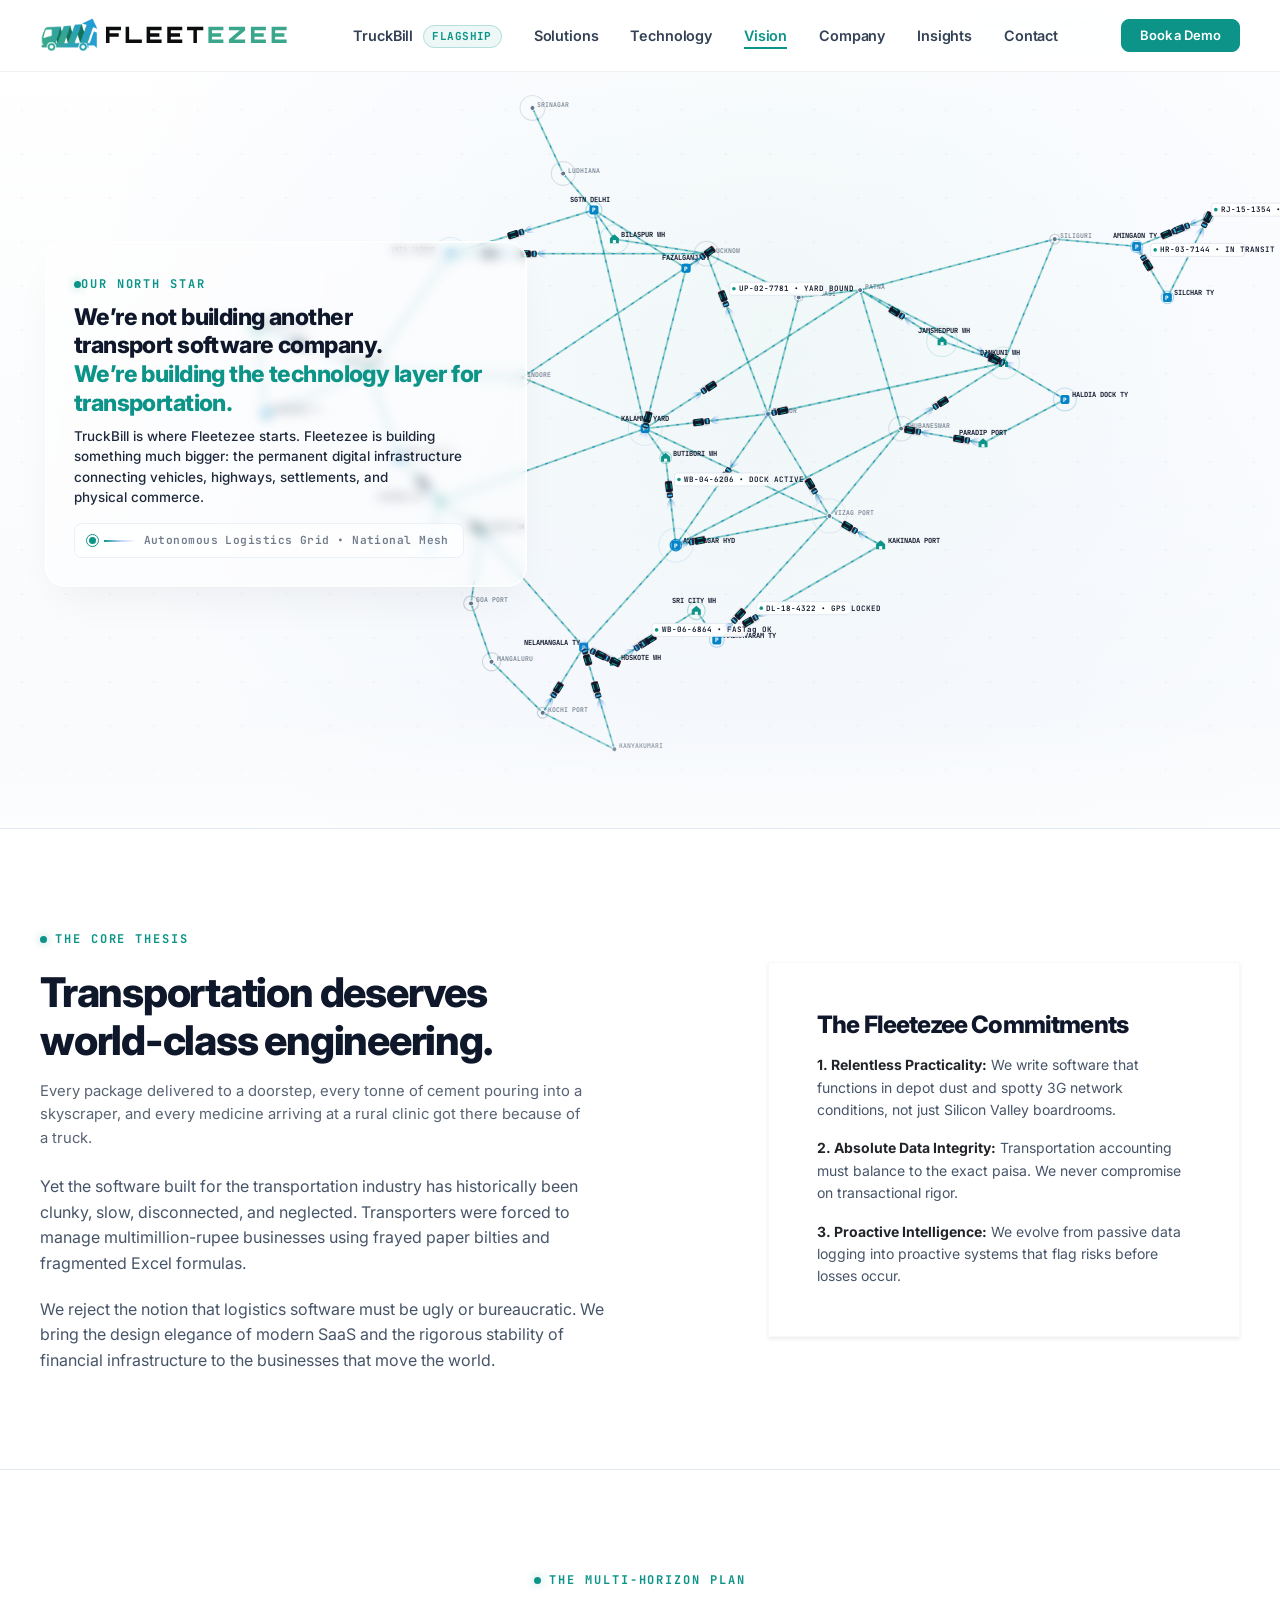
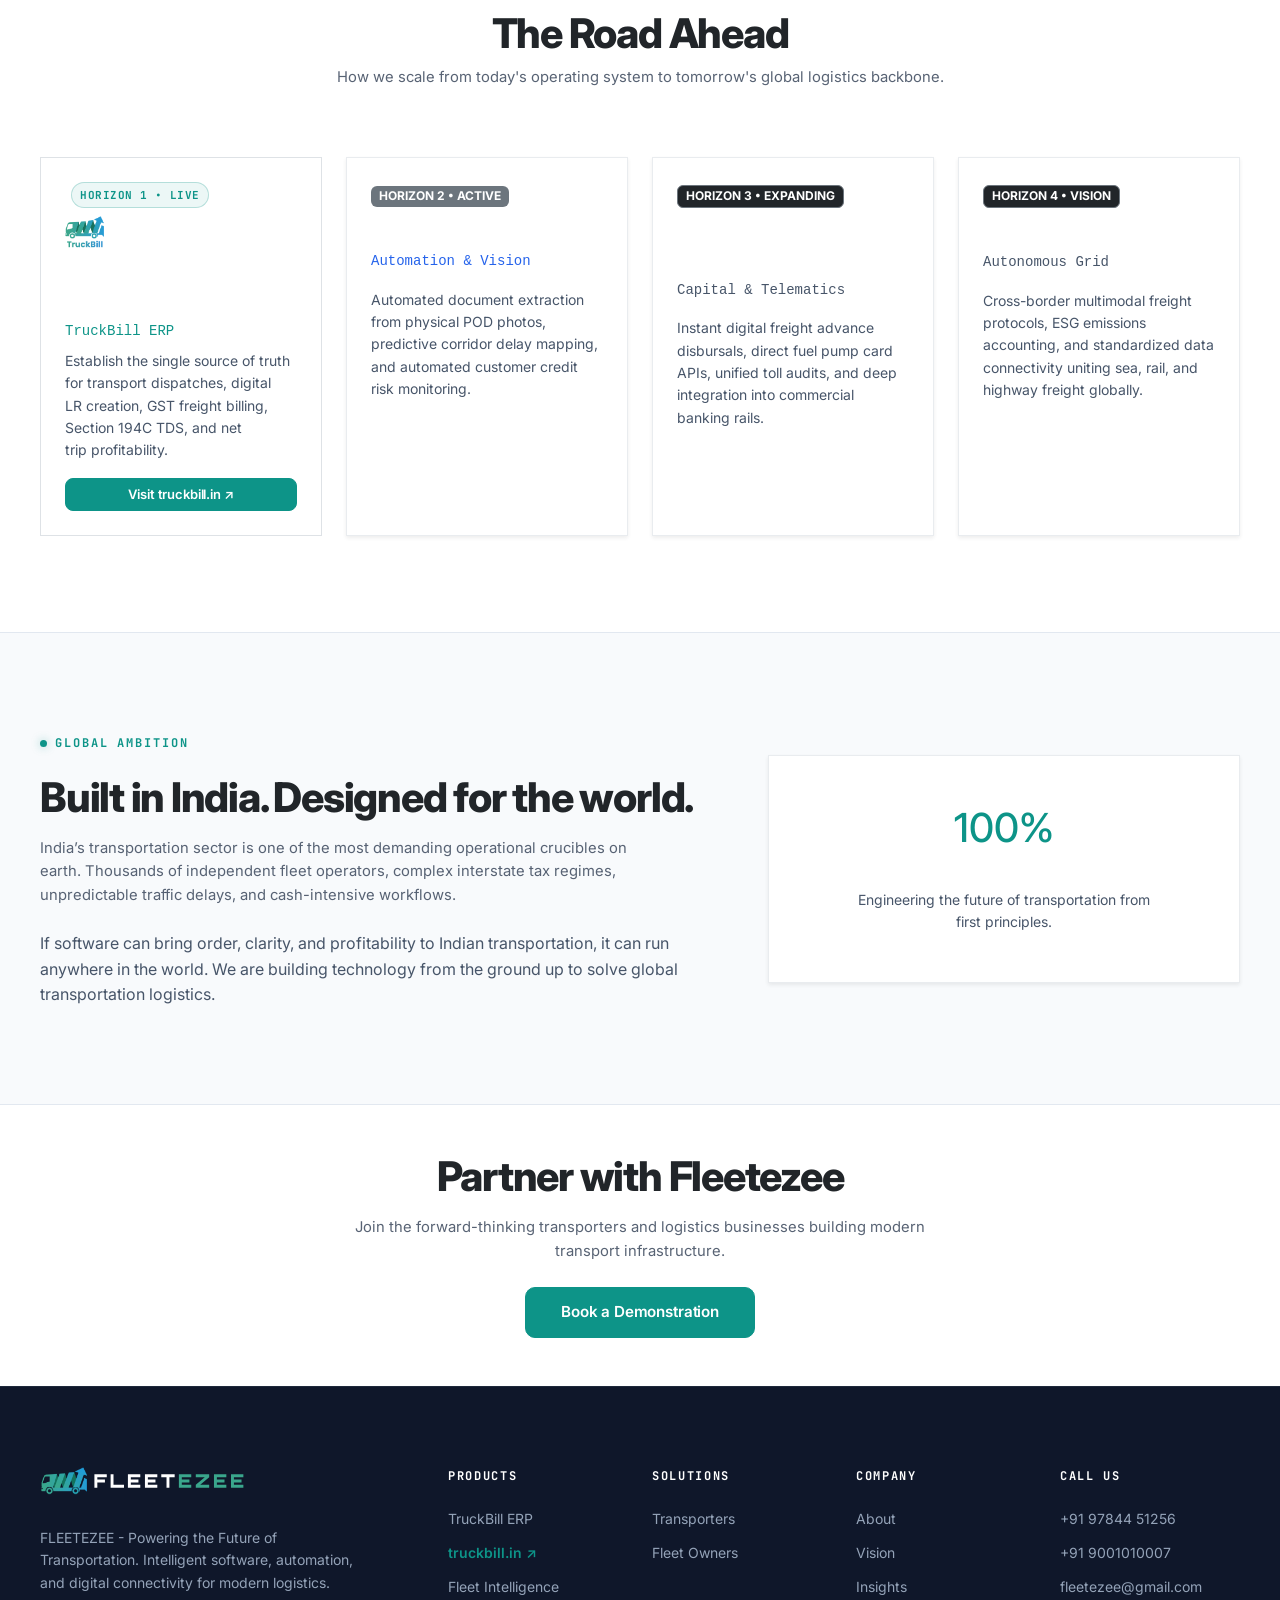
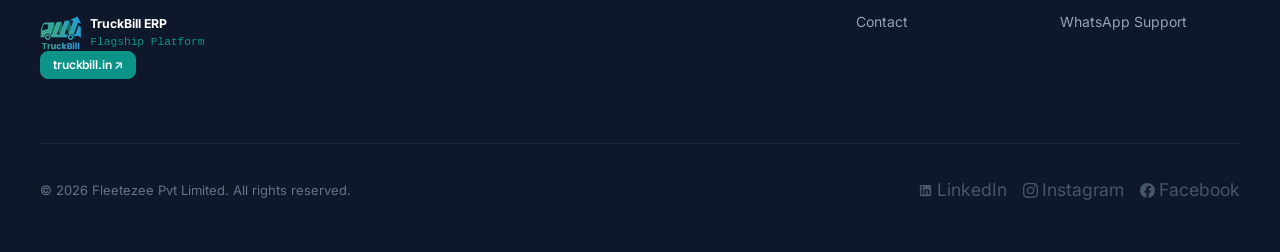
<file: vision.html>
<!DOCTYPE html>
<html lang="en-IN">
<head>
  <meta charset="UTF-8">
  <meta name="viewport" content="width=device-width, initial-scale=1.0, maximum-scale=5.0">
  <title>Vision & Roadmap — FLEETEZEE - Powering the Future of Transportation.</title>
  <meta name="description" content="Read Fleetezee's vision for the future of transportation: Interoperable digital freight infrastructure, real-time telemetry, automated compliance, and intelligent dispatch.">
  <meta name="keywords" content="Future of transportation technology, connected logistics ecosystem, Indian freight digitization, transport industry automation, cloud transport ERP, smart freight mobility">
  <meta name="author" content="Fleetezee Pvt Limited">
  
  <!-- Canonical & Alternate Links -->
  <link rel="canonical" href="https://fleetezee.com/vision.html">
  <link rel="alternate" hreflang="en-IN" href="https://fleetezee.com/vision.html">
  <link rel="alternate" hreflang="x-default" href="https://fleetezee.com/vision.html">

  <!-- Search Engine & Answer Engine Directives -->
  <meta name="robots" content="index, follow, max-image-preview:large, max-snippet:-1, max-video-preview:-1">
  <meta name="googlebot" content="index, follow, max-snippet:-1, max-image-preview:large">
  <meta name="bingbot" content="index, follow, max-snippet:-1, max-image-preview:large">

  <!-- Geographic & Indian Localization Metadata (Geo-Friendly SEO) -->
  <meta name="geo.region" content="IN-KA">
  <meta name="geo.placename" content="Bengaluru">
  <meta name="geo.position" content="12.9237;77.6842">
  <meta name="ICBM" content="12.9237, 77.6842">
  <meta name="geo.country" content="IN">
  <meta name="target" content="all">
  <meta name="audience" content="Transport Contractors, Fleet Owners, Logistics Agencies, Freight Brokers, India">

  <!-- Open Graph / Social Sharing -->
  <meta property="og:type" content="website">
  <meta property="og:locale" content="en_IN">
  <meta property="og:site_name" content="Fleetezee">
  <meta property="og:url" content="https://fleetezee.com/vision.html">
  <meta property="og:title" content="Vision & Roadmap — FLEETEZEE - Powering the Future of Transportation.">
  <meta property="og:description" content="Read Fleetezee's vision for the future of transportation: Interoperable digital freight infrastructure, real-time telemetry, automated compliance, and intelligent dispatch.">
  <meta property="og:image" content="https://fleetezee.com/assets/images/fleetezee-logo.svg">
  <meta property="og:image:width" content="1200">
  <meta property="og:image:height" content="630">
  <meta property="og:image:alt" content="Fleetezee — Technology for Modern Transportation">

  <!-- Twitter / X -->
  <meta name="twitter:card" content="summary_large_image">
  <meta name="twitter:site" content="@fleetezee">
  <meta name="twitter:title" content="Vision & Roadmap — FLEETEZEE - Powering the Future of Transportation.">
  <meta name="twitter:description" content="Read Fleetezee's vision for the future of transportation: Interoperable digital freight infrastructure, real-time telemetry, automated compliance, and intelligent dispatch.">
  <meta name="twitter:image" content="https://fleetezee.com/assets/images/fleetezee-logo.svg">

  <!-- Favicon -->
  <link rel="icon" type="image/x-icon" href="favicon.ico">
  <link rel="icon" type="image/svg+xml" href="assets/images/fleetezee-logo.svg">

  <!-- CSS Dependencies -->
  <link rel="stylesheet" href="assets/css/bootstrap.min.css">
  <link rel="stylesheet" href="assets/css/main.css">
  <link rel="stylesheet" href="assets/css/components.css">
  <link rel="stylesheet" href="assets/css/responsive.css">

  <!-- Schema.org JSON-LD Structured Data (AEO & SEO) -->
  <script type="application/ld+json">
{
  "@context": "https://schema.org",
  "@graph": [
    {
      "@type": "BreadcrumbList",
      "itemListElement": [
        {
          "@type": "ListItem",
          "position": 1,
          "name": "Home",
          "item": "https://fleetezee.com/"
        },
        {
          "@type": "ListItem",
          "position": 2,
          "name": "Vision",
          "item": "https://fleetezee.com/vision.html"
        }
      ]
    },
    {
      "@type": "Article",
      "@id": "https://fleetezee.com/vision.html#article",
      "headline": "The Next Decade of Transportation Technology",
      "description": "A connected, intelligent, and transparent freight logistics ecosystem for India and global transportation.",
      "publisher": {
        "@type": "Organization",
        "name": "Fleetezee",
        "url": "https://fleetezee.com"
      }
    }
  ]
}
  </script>
  <link rel="sitemap" type="application/xml" title="Sitemap" href="https://fleetezee.com/sitemap.xml">
  <link rel="manifest" href="https://fleetezee.com/site.webmanifest">
  <meta name="theme-color" content="#0B0D0F">
</head>
<body>

  <!-- HEADER -->
  <header class="fz-header" id="mainHeader">
    <div class="container-fz">
      <div class="header-inner">
        <a href="index.html" class="header-logo-link" aria-label="Fleetezee Home">
          <img src="assets/images/fleetezee-logo-dark.svg?v=3" alt="FLEETEZEE" width="236" height="32">
        </a>
        <nav aria-label="Primary Navigation">
          <ul class="nav-desktop-links">
            <li><a href="truckbill.html">TruckBill <span class="badge-flagship">Flagship</span></a></li>
            <li><a href="solutions.html">Solutions</a></li>
            <li><a href="technology.html">Technology</a></li>
            <li><a href="vision.html" class="active">Vision</a></li>
            <li><a href="about.html">Company</a></li>
            <li><a href="insights.html">Insights</a></li>
            <li><a href="contact.html">Contact</a></li>
          </ul>
        </nav>
        <div class="nav-desktop-cta">
          <button class="btn-fz btn-fz-teal btn-fz-sm" data-open-demo data-demo-source="vision_header">
            Book a Demo
          </button>
        </div>
        <button class="hamburger-toggle" id="hamburgerBtn" aria-label="Toggle navigation menu">
          <span class="hamburger-line"></span>
          <span class="hamburger-line"></span>
          <span class="hamburger-line"></span>
        </button>
      </div>
    </div>
  </header>

  <!-- Mobile Drawer -->
  <div class="mobile-nav-drawer" id="mobileDrawer">
    <div>
      <div class="d-flex align-items-center justify-content-between mb-4">
        <span class="eyebrow mb-0">Menu</span>
      </div>
      <ul class="mobile-nav-links">
        <li><a href="truckbill.html"><span>TruckBill ERP</span> <span class="badge-flagship">Flagship</span></a></li>
        <li><a href="solutions.html"><span>Solutions</span> <span>→</span></a></li>
        <li><a href="technology.html"><span>Technology & AI</span> <span>→</span></a></li>
        <li><a href="vision.html"><span>Our Vision</span> <span>→</span></a></li>
        <li><a href="about.html"><span>Company & Story</span> <span>→</span></a></li>
        <li><a href="insights.html"><span>Insights</span> <span>→</span></a></li>
        <li><a href="contact.html"><span>Contact Us</span> <span>→</span></a></li>
      </ul>
    </div>
    <div>
      <button class="btn-fz btn-fz-teal w-100 py-3 mb-2" data-open-demo data-demo-source="vision_mobile_drawer">
        Book a TruckBill Demo
      </button>
    </div>
  </div>

  <main>
    <!-- HERO -->
    <section class="page-hero-section">
      <canvas class="hero-telematics-canvas" aria-hidden="true"></canvas>
      <div class="hero-vignette"></div>

      <div class="container-hero">
        <div class="row justify-content-start align-items-center">
          <div class="col-lg-6 col-xl-5 col-xxl-5 hero-content">
            <div class="hero-glass-card">
              <span class="eyebrow mb-2 d-inline-block">Our North Star</span>
              <h1 class="display-hero text-dark mb-2">
                We’re not building another transport software company.<br>
                <span class="text-teal">We’re building the technology layer for transportation.</span>
              </h1>
              <p class="hero-lead-text mb-3">
                TruckBill is where Fleetezee starts. Fleetezee is building something much bigger: the permanent digital infrastructure connecting vehicles, highways, settlements, and physical commerce.
              </p>

              <!-- Smart Translucent Connector -->
              <div class="hero-text-connector d-none d-lg-flex align-items-center gap-2 mt-3">
                <span class="connector-dot"></span>
                <span class="connector-line"></span>
                <span class="connector-label">Autonomous Logistics Grid &bull; National Mesh</span>
              </div>
            </div>
          </div>
        </div>
      </div>
    </section>

    <!-- THE THESIS -->
    <section class="section-light">
      <div class="container-fz">
        <div class="row justify-content-between align-items-center g-5">
          <div class="col-lg-6">
            <span class="eyebrow eyebrow-light">The Core Thesis</span>
            <h2 class="display-section mb-3">Transportation deserves world-class engineering.</h2>
            <p class="lead-text mb-4">
              Every package delivered to a doorstep, every tonne of cement pouring into a skyscraper, and every medicine arriving at a rural clinic got there because of a truck.
            </p>
            <p class="text-muted-light">
              Yet the software built for the transportation industry has historically been clunky, slow, disconnected, and neglected. Transporters were forced to manage multimillion-rupee businesses using frayed paper bilties and fragmented Excel formulas.
            </p>
            <p class="text-muted-light mb-0">
              We reject the notion that logistics software must be ugly or bureaucratic. We bring the design elegance of modern SaaS and the rigorous stability of financial infrastructure to the businesses that move the world.
            </p>
          </div>
          <div class="col-lg-5">
            <div class="p-4 p-md-5 rounded-16 bg-white border border-light shadow-sm">
              <h4 class="mb-3">The Fleetezee Commitments</h4>
              <ul class="list-unstyled d-flex flex-column gap-3 small text-muted-light mb-0">
                <li><strong class="text-dark">1. Relentless Practicality:</strong> We write software that functions in depot dust and spotty 3G network conditions, not just Silicon Valley boardrooms.</li>
                <li><strong class="text-dark">2. Absolute Data Integrity:</strong> Transportation accounting must balance to the exact paisa. We never compromise on transactional rigor.</li>
                <li><strong class="text-dark">3. Proactive Intelligence:</strong> We evolve from passive data logging into proactive systems that flag risks before losses occur.</li>
              </ul>
            </div>
          </div>
        </div>
      </div>
    </section>

    <!-- 4 HORIZONS ROADMAP -->
    <section class="section-dark" id="roadmap-horizons">
      <div class="container-fz">
        <div class="row text-center justify-content-center mb-5">
          <div class="col-lg-8">
            <span class="eyebrow">The Multi-Horizon Plan</span>
            <h2 class="display-section text-dark mb-2">The Road Ahead</h2>
            <p class="lead-text mx-auto">
              How we scale from today's operating system to tomorrow's global logistics backbone.
            </p>
          </div>
        </div>

        <div class="row g-4">
          <div class="col-lg-3 col-md-6">
            <div class="p-4 rounded-16 bg-surface-charcoal border border-teal h-100 d-flex flex-column justify-content-between">
              <div>
                <div class="d-flex align-items-center justify-content-between mb-2">
                  <span class="badge-flagship">HORIZON 1 • LIVE</span>
                </div>
                <div class="my-2">
                  <img src="assets/images/truckbill-logo.png" alt="TruckBill Logo" height="32">
                </div>
                <h4 class="text-white mb-2">The Operating System</h4>
                <p class="text-teal font-monospace small mb-2">TruckBill ERP</p>
                <p class="text-muted-dark small mb-3">
                  Establish the single source of truth for transport dispatches, digital LR creation, GST freight billing, Section 194C TDS, and net trip profitability.
                </p>
              </div>
              <a href="https://www.truckbill.in/" target="_blank" rel="noopener" class="btn-fz btn-fz-teal btn-fz-sm w-100 text-center">
                Visit truckbill.in ↗
              </a>
            </div>
          </div>

          <div class="col-lg-3 col-md-6">
            <div class="p-4 rounded-16 bg-white border border-light-subtle shadow-sm h-100">
              <span class="badge bg-secondary mb-2">HORIZON 2 • ACTIVE</span>
              <h4 class="text-white mb-2">Fleet Intelligence</h4>
              <p class="text-azure font-monospace small mb-3">Automation & Vision</p>
              <p class="text-muted-dark small mb-0">
                Automated document extraction from physical POD photos, predictive corridor delay mapping, and automated customer credit risk monitoring.
              </p>
            </div>
          </div>

          <div class="col-lg-3 col-md-6">
            <div class="p-4 rounded-16 bg-white border border-light-subtle shadow-sm h-100">
              <span class="badge bg-dark border border-secondary mb-2">HORIZON 3 • EXPANDING</span>
              <h4 class="text-white mb-2">Connected Workflows</h4>
              <p class="text-muted-dark font-monospace small mb-3">Capital & Telematics</p>
              <p class="text-muted-dark small mb-0">
                Instant digital freight advance disbursals, direct fuel pump card APIs, unified toll audits, and deep integration into commercial banking rails.
              </p>
            </div>
          </div>

          <div class="col-lg-3 col-md-6">
            <div class="p-4 rounded-16 bg-white border border-light-subtle shadow-sm h-100">
              <span class="badge bg-dark border border-secondary mb-2">HORIZON 4 • VISION</span>
              <h4 class="text-white mb-2">Global Infrastructure</h4>
              <p class="text-muted-dark font-monospace small mb-3">Autonomous Grid</p>
              <p class="text-muted-dark small mb-0">
                Cross-border multimodal freight protocols, ESG emissions accounting, and standardized data connectivity uniting sea, rail, and highway freight globally.
              </p>
            </div>
          </div>
        </div>
      </div>
    </section>

    <!-- BUILT IN INDIA FOR THE WORLD -->
    <section class="section-dark-charcoal">
      <div class="container-fz">
        <div class="row align-items-center g-5">
          <div class="col-lg-7">
            <span class="eyebrow">Global Ambition</span>
            <h2 class="display-section text-dark mb-3">Built in India. Designed for the world.</h2>
            <p class="lead-text mb-4">
              India’s transportation sector is one of the most demanding operational crucibles on earth. Thousands of independent fleet operators, complex interstate tax regimes, unpredictable traffic delays, and cash-intensive workflows.
            </p>
            <p class="text-muted-dark mb-0">
              If software can bring order, clarity, and profitability to Indian transportation, it can run anywhere in the world. We are building technology from the ground up to solve global transportation logistics.
            </p>
          </div>
          <div class="col-lg-5 text-center">
            <div class="p-4 p-md-5 rounded-16 bg-white border border-light-subtle shadow-sm">
              <div class="h1 text-teal mb-2">100%</div>
              <p class="text-white fw-bold mb-1">Architectural Commitment</p>
              <p class="text-muted-dark small mb-0">Engineering the future of transportation from first principles.</p>
            </div>
          </div>
        </div>
      </div>
    </section>

    <!-- FINAL CTA -->
    <section class="section-dark text-center py-5">
      <div class="container-fz">
        <h2 class="display-section text-dark mb-3">Partner with Fleetezee</h2>
        <p class="lead-text mx-auto mb-4">
          Join the forward-thinking transporters and logistics businesses building modern transport infrastructure.
        </p>
        <button class="btn-fz btn-fz-teal btn-fz-lg" data-open-demo data-demo-source="vision_cta">
          Book a Demonstration
        </button>
      </div>
    </section>
  </main>

  <!-- FOOTER -->
  <footer class="fz-footer">
    <div class="container-fz">
      <div class="row g-4">
        <div class="col-lg-4 col-md-6">
          <a href="index.html" class="d-inline-block mb-3" aria-label="Fleetezee">
            <img src="assets/images/fleetezee-logo.svg?v=3" alt="FLEETEZEE" width="206" height="28">
          </a>
          <p class="footer-brand-bio">
            FLEETEZEE - Powering the Future of Transportation. Intelligent software, automation, and digital connectivity for modern logistics.
          </p>
          <div class="footer-truckbill-card mt-3">
            <div class="d-flex align-items-center gap-2">
              <img src="assets/images/truckbill-logo.png" alt="TruckBill Logo" height="34">
              <div>
                <div class="text-white small fw-bold">TruckBill ERP</div>
                <div class="text-teal font-monospace" style="font-size: 0.7rem;">Flagship Platform</div>
              </div>
            </div>
            <a href="https://www.truckbill.in/" target="_blank" rel="noopener" class="btn-fz btn-fz-teal btn-fz-sm" style="padding: 0.35rem 0.75rem; font-size: 0.75rem;">
              truckbill.in ↗
            </a>
          </div>
        </div>
        <div class="col-lg-2 col-md-3 col-6">
          <div class="footer-heading">Products</div>
          <ul class="footer-links">
            <li><a href="truckbill.html">TruckBill ERP</a></li>
            <li><a href="https://www.truckbill.in/" target="_blank" rel="noopener" class="text-teal fw-semibold">truckbill.in ↗</a></li>
            <li><a href="technology.html">Fleet Intelligence</a></li>
          </ul>
        </div>
        <div class="col-lg-2 col-md-3 col-6">
          <div class="footer-heading">Solutions</div>
          <ul class="footer-links">
            <li><a href="solutions.html#transporters">Transporters</a></li>
            <li><a href="solutions.html#fleet-owners">Fleet Owners</a></li>
          </ul>
        </div>
        <div class="col-lg-2 col-md-3 col-6">
          <div class="footer-heading">Company</div>
          <ul class="footer-links">
            <li><a href="about.html">About</a></li>
            <li><a href="vision.html">Vision</a></li>
            <li><a href="insights.html">Insights</a></li>
            <li><a href="contact.html">Contact</a></li>
          </ul>
        </div>
        <div class="col-lg-2 col-md-3 col-6">
          <div class="footer-heading">Call Us</div>
          <ul class="footer-links">
            <li><a href="tel:+919784451256">+91 97844 51256</a></li>
            <li><a href="tel:+919001010007">+91 9001010007</a></li>
            <li><a href="mailto:fleetezee@gmail.com">fleetezee@gmail.com</a></li>
            <li><a href="https://wa.me/919784451256?text=Hi%20Fleetezee%20Team" target="_blank" rel="noopener">WhatsApp Support</a></li>
          </ul>
        </div>
      </div>
      <div class="footer-bottom">
        <div>© 2026 Fleetezee Pvt Limited. All rights reserved.</div>
        <div class="social-links d-flex align-items-center gap-3">
          <a href="https://www.linkedin.com/showcase/truckbill/" target="_blank" rel="noopener" aria-label="LinkedIn" class="d-inline-flex align-items-center gap-1 text-muted-dark text-hover-white">
            <svg width="15" height="15" viewBox="0 0 24 24" fill="currentColor"><path d="M19 3a2 2 0 0 1 2 2v14a2 2 0 0 1-2 2H5a2 2 0 0 1-2-2V5a2 2 0 0 1 2-2h14m-.5 15.5v-5.3a3.26 3.26 0 0 0-3.26-3.26c-.85 0-1.84.52-2.28 1.3v-1.11h-2.79v8.37h2.79v-4.93c0-.77.62-1.4 1.39-1.4a1.4 1.4 0 0 1 1.4 1.4v4.93h2.75M6.88 8.56a1.68 1.68 0 0 0 1.68-1.68c0-.93-.75-1.69-1.68-1.69a1.69 1.69 0 0 0-1.69 1.69c0 .93.76 1.68 1.69 1.68m1.39 9.94v-8.37H5.5v8.37h2.77z"/></svg>
            <span>LinkedIn</span>
          </a>
          <a href="https://www.instagram.com/truckbill.in/" target="_blank" rel="noopener" aria-label="Instagram" class="d-inline-flex align-items-center gap-1 text-muted-dark text-hover-white">
            <svg width="15" height="15" viewBox="0 0 24 24" fill="currentColor"><path d="M12 2.163c3.204 0 3.584.012 4.85.07 3.252.148 4.771 1.691 4.919 4.919.058 1.265.069 1.645.069 4.849 0 3.205-.012 3.584-.069 4.849-.149 3.225-1.664 4.771-4.919 4.919-1.266.058-1.644.07-4.85.07-3.204 0-3.584-.012-4.849-.07-3.26-.149-4.771-1.699-4.919-4.92-.058-1.265-.07-1.644-.07-4.849 0-3.204.013-3.583.07-4.849.149-3.227 1.664-4.771 4.919-4.919 1.266-.057 1.645-.069 4.849-.069zm0-2.163c-3.259 0-3.667.014-4.947.072-4.358.2-6.78 2.618-6.98 6.98-.059 1.281-.073 1.689-.073 4.948 0 3.259.014 3.668.072 4.948.2 4.358 2.618 6.78 6.98 6.98 1.281.058 1.689.072 4.948.072 3.259 0 3.668-.014 4.948-.072 4.354-.2 6.782-2.618 6.979-6.98.059-1.28.073-1.689.073-4.948 0-3.259-.014-3.667-.072-4.947-.196-4.354-2.617-6.78-6.979-6.98-1.281-.059-1.69-.073-4.949-.073zm0 5.838c-3.403 0-6.162 2.759-6.162 6.162s2.759 6.163 6.162 6.163 6.162-2.759 6.162-6.163c0-3.403-2.759-6.162-6.162-6.162zm0 10.162c-2.209 0-4-1.79-4-4 0-2.209 1.791-4 4-4s4 1.791 4 4c0 2.21-1.791 4-4 4zm6.406-11.845c-.796 0-1.441.645-1.441 1.44s.645 1.44 1.441 1.44c.795 0 1.439-.645 1.439-1.44s-.644-1.44-1.439-1.44z"/></svg>
            <span>Instagram</span>
          </a>
          <a href="https://www.facebook.com/profile.php?id=61593975432299" target="_blank" rel="noopener" aria-label="Facebook" class="d-inline-flex align-items-center gap-1 text-muted-dark text-hover-white">
            <svg width="15" height="15" viewBox="0 0 24 24" fill="currentColor"><path d="M24 12.073c0-6.627-5.373-12-12-12s-12 5.373-12 12c0 5.99 4.388 10.954 10.125 11.854v-8.385H7.078v-3.47h3.047V9.43c0-3.007 1.792-4.669 4.533-4.669 1.312 0 2.686.235 2.686.235v2.953H15.83c-1.491 0-1.956.925-1.956 1.874v2.25h3.328l-.532 3.47h-2.796v8.385C19.612 23.027 24 18.062 24 12.073z"/></svg>
            <span>Facebook</span>
          </a>
        </div>
      </div>
    </div>
  </footer>

  <aside class="sticky-mobile-cta">
    <div class="d-flex align-items-center justify-content-between gap-2">
      <button class="btn-fz btn-fz-teal w-100 py-2 small" data-open-demo data-demo-source="sticky_vision">
        Book a TruckBill Demo
      </button>
      <a href="https://wa.me/919784451256" target="_blank" rel="noopener" class="btn-fz btn-fz-outline-dark py-2 px-3 small">
        WhatsApp
      </a>
    </div>
  </aside>

  <!-- MODAL -->
  <div class="fz-modal-backdrop" id="demoModal" role="dialog" aria-modal="true">
    <div class="fz-modal-dialog">
      <div class="fz-modal-header">
        <div>
          <span class="eyebrow mb-1">PARTNER WITH FLEETEZEE</span>
          <h3 class="h4 text-dark mb-0">Schedule Executive Briefing</h3>
        </div>
        <button class="fz-modal-close" id="closeDemoModal">✕</button>
      </div>
      <div class="fz-modal-body" id="demoFormContainer">
                <form id="fleetezeeDemoForm" novalidate>
          <div class="fz-form-row">
            <div class="fz-form-group">
              <label class="fz-label" for="leadName">Name *</label>
              <input type="text" class="fz-input" id="leadName" name="name" placeholder="e.g. Rajesh Sharma" required autocomplete="name">
            </div>
            <div class="fz-form-group">
              <label class="fz-label" for="leadEmail">Email *</label>
              <input type="email" class="fz-input" id="leadEmail" name="email" placeholder="e.g. rajesh@company.com" required autocomplete="email">
            </div>
          </div>

          <div class="fz-form-row">
            <div class="fz-form-group">
              <label class="fz-label" for="leadMobile">Mobile *</label>
              <input type="tel" class="fz-input" id="leadMobile" name="mobile" placeholder="e.g. 98765 43210" required autocomplete="tel">
            </div>
            <div class="fz-form-group">
              <label class="fz-label" for="leadCompany">Company *</label>
              <input type="text" class="fz-input" id="leadCompany" name="company" placeholder="e.g. Sharma Roadways Pvt Ltd" required autocomplete="organization">
            </div>
          </div>

          <div class="fz-form-row">
            <div class="fz-form-group">
              <label class="fz-label" for="leadCity">City *</label>
              <input type="text" class="fz-input" id="leadCity" name="city" placeholder="e.g. Jaipur, Mumbai, Ahmedabad" required autocomplete="address-level2">
            </div>
            <div class="fz-form-group">
              <label class="fz-label" for="leadState">State *</label>
              <input type="text" class="fz-input" id="leadState" name="state" placeholder="e.g. Rajasthan, Maharashtra" required autocomplete="address-level1">
            </div>
          </div>

          <div class="fz-form-group">
            <label class="fz-label" for="leadRemark">Remark <span class="text-muted-dark small">(Optional)</span></label>
            <textarea class="fz-textarea" id="leadRemark" name="remark" rows="2" placeholder="Tell us about your fleet operations or specific requirements..."></textarea>
          </div>

          <div class="mt-4">
            <button type="submit" class="btn-fz btn-fz-teal w-100 py-3">
              Request a Walkthrough
            </button>
            <div class="d-flex justify-content-between align-items-center mt-2 font-monospace" style="font-size: 0.75rem;">
              <span class="text-muted-dark">🔒 100% Free • No Credit Card</span>
              <span class="text-muted-dark">Call: <a href="tel:+919784451256" class="text-teal">+91 97844 51256</a> / <a href="tel:+919001010007" class="text-teal">+91 9001010007</a></span>
            </div>
          </div>
        </form>
      </div>
      <div class="modal-success-state" id="demoSuccessState">
        <div class="success-icon-badge">✓</div>
        <h3 class="h4 text-dark mb-2">Request Confirmed</h3>
        <p class="text-muted-dark small mb-3">Our team will connect with you within 2 hours.</p>
        <a href="#" id="instantWhatsAppCta" target="_blank" rel="noopener" class="btn-fz btn-fz-teal py-3 w-100">
          WhatsApp Instant Chat
        </a>
      </div>
    </div>
  </div>

  <script src="assets/js/bootstrap.bundle.min.js"></script>
  <script src="assets/js/interactive.js"></script>
  <script src="assets/js/analytics.js"></script>
  <script src="assets/js/hero-network.js"></script>
</body>
</html>
</file>
<file: assets/css/main.css>
/* ==========================================================================
   FLEETEZEE — Core Design System & Global Styles
   FLEETEZEE - Powering the Future of Transportation.
   Fresh, Modern High-Contrast Light Aesthetic with Elegant Accents
   ========================================================================== */

@import url('https://fonts.googleapis.com/css2?family=Inter:wght@300;400;500;600;700;800;900&family=JetBrains+Mono:wght@400;500;600;700&display=swap');

:root {
  /* Fresh & Modern Color Palette */
  --fz-white: #FFFFFF;
  --fz-offwhite: #F8FAFC;
  --fz-canvas-subtle: #F1F5F9;
  --fz-canvas-warm: #FAFBF9;

  --fz-light-surface: #FFFFFF;
  --fz-light-surface-subtle: #F8FAFC;
  --fz-light-border: #E2E8F0;
  --fz-light-border-dark: #CBD5E1;

  /* Deep High-Contrast Typography */
  --fz-slate-900: #0F172A;
  --fz-slate-800: #1E293B;
  --fz-slate-700: #334155;
  --fz-slate-600: #475569;
  --fz-slate-500: #64748B;
  --fz-slate-400: #94A3B8;

  /* Legacy references mapped to modern crisp values */
  --fz-black: #0F172A;
  --fz-charcoal: #1E293B;
  --fz-charcoal-deep: #F8FAFC;
  --fz-charcoal-surface: #FFFFFF;
  --fz-charcoal-border: #E2E8F0;
  --fz-charcoal-border-light: #CBD5E1;
  --fz-gray-muted: #64748B;
  --fz-gray-light: #475569;
  --fz-light-text-sub: #475569;

  /* Brand Accents */
  --tb-teal: #0D9488;
  --tb-teal-dark: #0F766E;
  --tb-teal-light: #14B8A6;
  --tb-teal-glow: rgba(13, 148, 136, 0.25);
  --tb-teal-soft: rgba(13, 148, 136, 0.08);

  --tb-azure: #2563EB;
  --tb-azure-glow: rgba(37, 99, 235, 0.25);
  --tb-azure-soft: rgba(37, 99, 235, 0.08);

  --tb-gradient: linear-gradient(135deg, #0D9488 0%, #2563EB 100%);
  --tb-gradient-subtle: linear-gradient(135deg, rgba(13, 148, 136, 0.08) 0%, rgba(37, 99, 235, 0.08) 100%);
  --fz-jade-deep: #0D9488;

  /* Typography */
  --font-sans: 'Inter', -apple-system, BlinkMacSystemFont, 'Segoe UI', Roboto, Helvetica, Arial, sans-serif;
  --font-mono: 'JetBrains Mono', SFMono-Regular, Menlo, Monaco, Consolas, monospace;

  /* Spacing Scale */
  --section-pad-y: clamp(4.5rem, 7.5vw, 7.5rem);
  --container-max-w: 1280px;

  /* Modern Multi-Layer Shadows */
  --shadow-card: 0 4px 6px -1px rgba(15, 23, 42, 0.04), 0 2px 4px -2px rgba(15, 23, 42, 0.03);
  --shadow-card-hover: 0 20px 25px -5px rgba(15, 23, 42, 0.08), 0 8px 10px -6px rgba(15, 23, 42, 0.04);
  --shadow-elevated: 0 25px 50px -12px rgba(15, 23, 42, 0.12);

  /* Transition Curves */
  --ease-cinematic: cubic-bezier(0.16, 1, 0.3, 1);
  --ease-snappy: cubic-bezier(0.2, 0.8, 0.2, 1);
}

/* Base Reset & Typography */
*,
*::before,
*::after {
  box-sizing: border-box;
}

html {
  font-size: 16px;
  scroll-behavior: smooth;
  -webkit-font-smoothing: antialiased;
  -moz-osx-font-smoothing: grayscale;
}

body {
  margin: 0;
  padding: 0;
  font-family: var(--font-sans);
  background-color: var(--fz-white);
  color: var(--fz-slate-900);
  line-height: 1.6;
  overflow-x: hidden;
  text-rendering: optimizeLegibility;
}

/* Headings & Typography */
h1,
h2,
h3,
h4,
h5,
h6 {
  font-family: var(--font-sans);
  font-weight: 800;
  letter-spacing: -0.035em;
  line-height: 1.15;
  margin-top: 0;
  color: var(--fz-slate-900);
  text-wrap: balance;
}

p {
  text-wrap: pretty;
  margin-bottom: 1.25rem;
  color: var(--fz-slate-700);
}

a {
  color: inherit;
  text-decoration: none;
  transition: all 0.2s var(--ease-snappy);
}

/* Eyebrows & Labels */
.eyebrow {
  display: inline-flex;
  align-items: center;
  gap: 0.5rem;
  font-family: var(--font-mono);
  font-size: 0.75rem;
  font-weight: 700;
  letter-spacing: 0.16em;
  text-transform: uppercase;
  margin-bottom: 1.25rem;
  color: var(--tb-teal);
}

.eyebrow::before {
  content: '';
  display: inline-block;
  width: 7px;
  height: 7px;
  border-radius: 50%;
  background: var(--tb-teal);
  box-shadow: 0 0 10px rgba(13, 148, 136, 0.4);
}

.eyebrow.eyebrow-light {
  color: var(--tb-teal);
}

.eyebrow.eyebrow-light::before {
  background: var(--tb-teal);
  box-shadow: 0 0 8px rgba(13, 148, 136, 0.4);
}

/* Display Headings (Refined Grand & Classy First-Fold Consistency Across All Pages) */
.display-hero {
  font-size: clamp(1.35rem, 2vw, 1.85rem);
  font-weight: 800;
  letter-spacing: -0.025em;
  line-height: 1.22;
  color: var(--fz-slate-900);
  text-align: left;
}

.display-section {
  font-size: clamp(1.85rem, 3.2vw, 2.75rem);
  font-weight: 800;
  letter-spacing: -0.03em;
  line-height: 1.16;
  color: var(--fz-slate-900);
}

.display-sub {
  font-size: clamp(1.05rem, 1.8vw, 1.4rem);
  font-weight: 600;
  letter-spacing: -0.02em;
  line-height: 1.4;
  color: var(--tb-teal);
}

.lead-text,
.hero-lead-text {
  font-size: clamp(0.925rem, 1.1vw, 1.05rem);
  line-height: 1.58;
  color: rgba(51, 65, 85, 0.82) !important;
  font-weight: 400;
  max-width: 620px;
}

/* Modern Section Architecture (Crisp White / Soft Light Slate) */
.section-white,
.section-light {
  background-color: var(--fz-white);
  color: var(--fz-slate-900);
  padding: var(--section-pad-y) 0;
  position: relative;
  border-top: 1px solid var(--fz-light-border);
}

.section-light-slate,
.section-dark-charcoal {
  background-color: var(--fz-offwhite);
  color: var(--fz-slate-900);
  padding: var(--section-pad-y) 0;
  position: relative;
  border-top: 1px solid var(--fz-light-border);
}

/* Re-mapped section-dark for light/white overhaul */
.section-dark {
  background-color: var(--fz-white);
  color: var(--fz-slate-900);
  padding: var(--section-pad-y) 0;
  position: relative;
  border-top: 1px solid var(--fz-light-border);
}

.section-dark h1,
.section-dark h2,
.section-dark h3,
.section-dark h4,
.section-dark-charcoal h1,
.section-dark-charcoal h2,
.section-dark-charcoal h3,
.section-dark-charcoal h4 {
  color: var(--fz-slate-900);
}

.section-dark .lead-text,
.section-dark-charcoal .lead-text {
  color: var(--fz-slate-600);
}

/* Deep Tech Accent Section (Reserved for Product Mockups & Bottom Anchor) */
.section-tech-dark {
  background-color: #0F172A;
  color: #FFFFFF;
  padding: var(--section-pad-y) 0;
  position: relative;
  border-top: 1px solid rgba(255, 255, 255, 0.08);
}

.section-tech-dark h1,
.section-tech-dark h2,
.section-tech-dark h3,
.section-tech-dark h4 {
  color: #FFFFFF;
}

.section-tech-dark .lead-text {
  color: #94A3B8;
}

/* Header & Frosted Translucent Navigation */
.fz-header {
  position: fixed;
  top: 0;
  left: 0;
  width: 100%;
  z-index: 1040;
  padding: 1.15rem 0;
  transition: all 0.3s var(--ease-cinematic);
  background: rgba(255, 255, 255, 0.88);
  backdrop-filter: blur(20px);
  -webkit-backdrop-filter: blur(20px);
  border-bottom: 1px solid rgba(15, 23, 42, 0.06);
}

.fz-header.scrolled {
  padding: 0.75rem 0;
  background: rgba(255, 255, 255, 0.96);
  backdrop-filter: blur(24px);
  -webkit-backdrop-filter: blur(24px);
  border-bottom: 1px solid var(--fz-light-border);
  box-shadow: 0 4px 20px rgba(15, 23, 42, 0.04);
}

.header-inner {
  display: flex;
  align-items: center;
  justify-content: space-between;
}

.header-logo-link {
  display: inline-flex;
  align-items: center;
}

.header-logo-link img,
.header-logo-link svg {
  height: 34px;
  width: auto;
}

.nav-desktop-links {
  display: flex;
  align-items: center;
  gap: 2rem;
  list-style: none;
  margin: 0;
  padding: 0;
}

.nav-desktop-links a {
  font-size: 0.9rem;
  font-weight: 600;
  color: var(--fz-slate-700);
  letter-spacing: -0.01em;
  position: relative;
  padding: 0.35rem 0;
}

.nav-desktop-links a:hover,
.nav-desktop-links a.active {
  color: var(--tb-teal);
}

.nav-desktop-links a::after {
  content: '';
  position: absolute;
  bottom: 0;
  left: 0;
  width: 0%;
  height: 2px;
  background: var(--tb-teal);
  transition: width 0.25s var(--ease-snappy);
}

.nav-desktop-links a:hover::after,
.nav-desktop-links a.active::after {
  width: 100%;
}

.badge-flagship {
  font-family: var(--font-mono);
  font-size: 0.6875rem;
  background: var(--tb-teal-soft);
  color: var(--tb-teal);
  border: 1px solid rgba(13, 148, 136, 0.25);
  padding: 0.2rem 0.55rem;
  border-radius: 999px;
  margin-left: 0.35rem;
  text-transform: uppercase;
  font-weight: 700;
  letter-spacing: 0.04em;
}

/* Premium Buttons */
.btn-fz {
  display: inline-flex;
  align-items: center;
  justify-content: center;
  gap: 0.55rem;
  font-family: var(--font-sans);
  font-size: 0.875rem;
  font-weight: 600;
  letter-spacing: -0.01em;
  padding: 0.75rem 1.6rem;
  border-radius: 8px;
  transition: all 0.25s var(--ease-snappy);
  cursor: pointer;
  text-decoration: none;
  line-height: 1.2;
  white-space: nowrap;
}

.btn-fz-primary {
  background-color: var(--fz-slate-900);
  color: #FFFFFF;
  border: 1px solid var(--fz-slate-900);
}

.btn-fz-primary:hover {
  background-color: #020617;
  color: #FFFFFF;
  transform: translateY(-2px);
  box-shadow: 0 10px 24px rgba(15, 23, 42, 0.18);
}

.btn-fz-teal {
  background: var(--tb-teal);
  color: #FFFFFF;
  border: 1px solid var(--tb-teal);
}

.btn-fz-teal:hover {
  background: var(--tb-teal-dark);
  color: #FFFFFF;
  transform: translateY(-2px);
  box-shadow: 0 12px 28px var(--tb-teal-glow);
}

.btn-fz-outline-dark {
  background: #FFFFFF;
  color: var(--fz-slate-900);
  border: 1px solid var(--fz-light-border-dark);
}

.btn-fz-outline-dark:hover {
  border-color: var(--fz-slate-900);
  background: var(--fz-offwhite);
  color: var(--fz-slate-900);
  transform: translateY(-2px);
  box-shadow: 0 6px 16px rgba(15, 23, 42, 0.06);
}

.btn-fz-outline-light {
  background: transparent;
  color: var(--fz-slate-900);
  border: 1px solid var(--fz-light-border-dark);
}

.btn-fz-outline-light:hover {
  border-color: var(--fz-slate-900);
  background: var(--fz-offwhite);
  color: var(--fz-slate-900);
  transform: translateY(-2px);
}

.btn-fz-dark {
  background: var(--fz-slate-900);
  color: #FFFFFF;
  border: 1px solid var(--fz-slate-900);
}

.btn-fz-dark:hover {
  background: #020617;
  color: #FFFFFF;
  transform: translateY(-2px);
  box-shadow: 0 10px 24px rgba(15, 23, 42, 0.18);
}

.btn-fz-sm {
  padding: 0.5rem 1.15rem;
  font-size: 0.8125rem;
}

.btn-fz-lg {
  padding: 0.95rem 2.2rem;
  font-size: 0.95rem;
  border-radius: 10px;
}

/* Mobile Hamburger Menu */
.hamburger-toggle {
  display: none;
  background: transparent;
  border: none;
  cursor: pointer;
  padding: 0.5rem;
  width: 44px;
  height: 44px;
  flex-direction: column;
  justify-content: center;
  align-items: center;
  gap: 5px;
  z-index: 1060;
}

.hamburger-line {
  width: 22px;
  height: 2px;
  background-color: var(--fz-slate-900);
  transition: all 0.25s ease;
}

.hamburger-toggle.active .hamburger-line:nth-child(1) {
  transform: translateY(7px) rotate(45deg);
}

.hamburger-toggle.active .hamburger-line:nth-child(2) {
  opacity: 0;
}

.hamburger-toggle.active .hamburger-line:nth-child(3) {
  transform: translateY(-7px) rotate(-45deg);
}

.mobile-nav-drawer {
  position: fixed;
  top: 0;
  left: 0;
  width: 100%;
  height: 100vh;
  background: rgba(255, 255, 255, 0.98);
  backdrop-filter: blur(24px);
  -webkit-backdrop-filter: blur(24px);
  z-index: 1050;
  display: flex;
  flex-direction: column;
  justify-content: space-between;
  padding: 6rem 2rem 2.5rem;
  opacity: 0;
  pointer-events: none;
  transform: translateY(-10px);
  transition: all 0.3s var(--ease-cinematic);
}

.mobile-nav-drawer.open {
  opacity: 1;
  pointer-events: auto;
  transform: translateY(0);
}

.mobile-nav-links {
  list-style: none;
  padding: 0;
  margin: 0;
  display: flex;
  flex-direction: column;
  gap: 1.5rem;
}

.mobile-nav-links a {
  font-size: 1.35rem;
  font-weight: 700;
  color: var(--fz-slate-900);
  display: flex;
  align-items: center;
  justify-content: space-between;
  border-bottom: 1px solid var(--fz-light-border);
  padding-bottom: 0.85rem;
}

.mobile-nav-links a:hover {
  color: var(--tb-teal);
}

/* Footer Architecture - Sophisticated Dark Slate Grounding */
.fz-footer {
  background-color: #0F172A;
  color: #F8FAFC;
  border-top: 1px solid #1E293B;
  padding: 5rem 0 3rem;
  font-size: 0.875rem;
}

.fz-footer a > img {
  height: 28px;
  width: auto;
  max-width: 100%;
}

.footer-brand-bio {
  color: #94A3B8;
  font-size: 0.875rem;
  line-height: 1.6;
  max-width: 320px;
  margin-top: 1rem;
}

.footer-heading {
  font-family: var(--font-mono);
  font-size: 0.75rem;
  letter-spacing: 0.14em;
  text-transform: uppercase;
  color: #FFFFFF;
  margin-bottom: 1.35rem;
  font-weight: 700;
}

.footer-links {
  list-style: none;
  padding: 0;
  margin: 0;
  display: flex;
  flex-direction: column;
  gap: 0.75rem;
}

.footer-links a {
  color: #94A3B8;
  font-size: 0.875rem;
  transition: color 0.2s ease;
}

.footer-links a:hover {
  color: #FFFFFF;
  padding-left: 2px;
}

.footer-bottom {
  border-top: 1px solid #1E293B;
  padding-top: 2rem;
  margin-top: 4rem;
  display: flex;
  flex-wrap: wrap;
  align-items: center;
  justify-content: space-between;
  gap: 1.5rem;
  color: #64748B;
  font-size: 0.8125rem;
}

.social-links {
  display: flex;
  gap: 1.25rem;
}

.social-links a {
  color: #94A3B8;
  font-size: 1.1rem;
  transition: color 0.2s ease;
}

.social-links a:hover {
  color: var(--tb-teal-light);
}

/* Sticky Bottom Mobile Bar */
.sticky-mobile-cta {
  display: none;
  position: fixed;
  bottom: 0;
  left: 0;
  width: 100%;
  background: rgba(255, 255, 255, 0.95);
  backdrop-filter: blur(16px);
  -webkit-backdrop-filter: blur(16px);
  border-top: 1px solid var(--fz-light-border);
  padding: 0.75rem 1rem;
  z-index: 1030;
  box-shadow: 0 -8px 24px rgba(15, 23, 42, 0.08);
}

/* Utilities */
.text-teal {
  color: var(--tb-teal) !important;
}

.text-azure {
  color: var(--tb-azure) !important;
}

.text-muted-dark {
  color: var(--fz-slate-600) !important;
}

.text-muted-light {
  color: var(--fz-slate-600) !important;
}

.bg-deep-charcoal {
  background-color: var(--fz-offwhite) !important;
}

.bg-surface-charcoal {
  background-color: #FFFFFF !important;
}

.border-charcoal {
  border-color: var(--fz-light-border) !important;
}

/* Crisp Card Container Utility */
.card-light-modern {
  background: #FFFFFF;
  border: 1px solid var(--fz-light-border);
  border-radius: 16px;
  padding: 2.25rem;
  box-shadow: var(--shadow-card);
  transition: all 0.25s var(--ease-snappy);
}

.card-light-modern:hover {
  transform: translateY(-3px);
  box-shadow: var(--shadow-card-hover);
  border-color: var(--fz-light-border-dark);
}

/* Grid container styling */
.container-fz {
  max-width: var(--container-max-w);
  margin-left: auto;
  margin-right: auto;
  padding-left: clamp(1rem, 3.5vw, 2.5rem);
  padding-right: clamp(1rem, 3.5vw, 2.5rem);
}
</file>
<file: assets/css/components.css>
/* ==========================================================================
   FLEETEZEE — Component Architecture & Interactive Elements
   Fresh, Modern, High-Contrast White Aesthetics
   ========================================================================== */

/* --------------------------------------------------------------------------
   1. HERO SECTION ARCHITECTURE (STRICT FIRST FOLD VIEWPORT CONFINED)
   -------------------------------------------------------------------------- */
.hero-section,
.page-hero-section {
  position: relative;
  /* Strictly confined to the first fold of the screen on all desktop viewports */
  height: calc(100vh - 72px);
  min-height: 500px;
  max-height: calc(100vh - 72px);
  display: flex;
  align-items: center;
  padding-top: 1.25rem;
  padding-bottom: 1.25rem;
  background-color: #FFFFFF;
  background-image:
    radial-gradient(circle at 60% 40%, rgba(13, 148, 136, 0.05) 0%, rgba(37, 99, 235, 0.02) 45%, transparent 75%),
    linear-gradient(180deg, #FFFFFF 0%, #F8FAFC 100%);
  overflow: hidden;
}

@media (max-width: 991px) {

  .hero-section,
  .page-hero-section {
    height: auto;
    min-height: calc(100svh - 68px);
    max-height: none;
    padding-top: 5.5rem;
    padding-bottom: 3rem;
  }
}

/* Full-bleed seamless background canvas across the whole hero */
.hero-telematics-canvas,
.telematics-india-canvas,
#heroCanvas {
  position: absolute;
  top: 0;
  left: 0;
  width: 100%;
  height: 100%;
  z-index: 1;
  pointer-events: none;
}

/* Full-bleed container specifically for hero sections (no 1280px artificial squeeze) */
.container-hero {
  width: 100%;
  max-width: 100%;
  padding-left: clamp(1.25rem, 3.5vw, 3.5rem);
  padding-right: clamp(1.25rem, 3.5vw, 3.5rem);
  position: relative;
  z-index: 3;
}

/* Feathered edge vignette preserving 100% full-width animation visibility across the screen */
.hero-vignette {
  position: absolute;
  top: 0;
  left: 0;
  width: 100%;
  height: 100%;
  background: linear-gradient(180deg, 
    rgba(255, 255, 255, 0.40) 0%, 
    transparent 14%, 
    transparent 86%, 
    rgba(255, 255, 255, 0.60) 100%
  );
  z-index: 2;
  pointer-events: none;
}

.hero-content {
  position: relative;
  z-index: 3;
}

/* Executive Frosted Glass Card for Hero Presentation (Subtle Transparency Revealing Background Mesh) */
.hero-glass-card {
  position: relative;
  background: rgba(255, 255, 255, 0.48);
  backdrop-filter: blur(6px);
  -webkit-backdrop-filter: blur(6px);
  border: 1px solid rgba(255, 255, 255, 0.75);
  border-radius: 20px;
  padding: clamp(1.25rem, 2.2vw, 1.85rem);
  box-shadow:
    0 20px 45px -12px rgba(15, 23, 42, 0.06),
    0 1px 3px 0 rgba(15, 23, 42, 0.02),
    0 0 0 1px rgba(255, 255, 255, 0.6) inset;
  text-align: left;
}

/* Strictly Lock Hero Headings to Grand, Classy Scale Across All 8 Pages */
.hero-section .display-hero,
.page-hero-section .display-hero,
.hero-content h1,
.hero-glass-card h1 {
  font-size: clamp(1.28rem, 1.8vw, 1.7rem) !important;
  font-weight: 800;
  letter-spacing: -0.025em;
  line-height: 1.25;
  margin-bottom: 0.65rem;
  text-align: left;
  color: #0F172A !important;
}

/* Modern Frosted Translucent Pill Badge */
.hero-badge-pill {
  display: inline-flex;
  align-items: center;
  gap: 0.65rem;
  padding: 0.35rem 0.95rem;
  background: rgba(255, 255, 255, 0.48);
  backdrop-filter: blur(5px);
  -webkit-backdrop-filter: blur(5px);
  border: 1px solid rgba(226, 232, 240, 0.70);
  border-radius: 999px;
  font-family: var(--font-mono);
  font-size: 0.70rem;
  font-weight: 700;
  color: rgba(15, 23, 42, 0.90);
  letter-spacing: 0.08em;
  margin-bottom: 0.75rem;
  box-shadow: 0 4px 16px -2px rgba(15, 23, 42, 0.04);
}

.hero-badge-dot {
  width: 7px;
  height: 7px;
  border-radius: 50%;
  background: var(--tb-teal);
  box-shadow: 0 0 8px rgba(13, 148, 136, 0.6);
  animation: pulseDot 2s infinite ease-in-out;
}

.badge-live-pulse {
  display: inline-flex;
  align-items: center;
  gap: 0.35rem;
  padding: 0.15rem 0.5rem;
  border-radius: 999px;
  background: rgba(13, 148, 136, 0.08);
  color: #0D9488;
  font-size: 0.65rem;
  font-weight: 800;
  letter-spacing: 0.06em;
}

.badge-live-pulse::before {
  content: '';
  width: 6px;
  height: 6px;
  border-radius: 50%;
  background: #0D9488;
  box-shadow: 0 0 6px #0D9488;
  animation: radarPulse 1.8s ease-out infinite;
}

@keyframes pulseDot {

  0%,
  100% {
    opacity: 1;
    transform: scale(1);
  }

  50% {
    opacity: 0.4;
    transform: scale(0.85);
  }
}

@keyframes radarPulse {
  0% {
    transform: scale(0.95);
    opacity: 0.8;
  }

  50% {
    transform: scale(1.15);
    opacity: 1;
  }

  100% {
    transform: scale(0.95);
    opacity: 0.8;
  }
}

/* Refined Grand Classy Hero Typography */
.hero-glass-card .hero-lead-text,
.hero-lead-text {
  font-size: clamp(0.84rem, 0.98vw, 0.94rem);
  line-height: 1.52;
  color: #1E293B !important;
  font-weight: 500;
  margin-bottom: 0.85rem;
}

.hero-glass-card .hero-cta-group,
.hero-cta-group {
  display: flex;
  align-items: center;
  flex-wrap: wrap;
  gap: 0.75rem;
  margin-top: 0.5rem;
  margin-bottom: 0.25rem;
}

/* Translucent Frosted Glass Metric Strip (Compact & Low-Profile) */
.hero-metrics-strip {
  margin-top: 0.85rem;
  padding-top: 0.75rem;
  border-top: 1px solid rgba(226, 232, 240, 0.75);
  display: grid;
  grid-template-columns: repeat(4, 1fr);
  gap: 0.5rem;
}

@media (max-width: 991px) {
  .hero-metrics-strip {
    grid-template-columns: repeat(2, 1fr);
    gap: 0.5rem;
  }
}

.hero-metric-item {
  background: rgba(255, 255, 255, 0.38);
  backdrop-filter: blur(4px);
  -webkit-backdrop-filter: blur(4px);
  border: 1px solid rgba(226, 232, 240, 0.60);
  border-radius: 8px;
  padding: 0.42rem 0.55rem;
  box-shadow: 0 1px 3px rgba(15, 23, 42, 0.02);
  transition: all 0.2s ease;
}

.hero-metric-item:hover {
  background: rgba(255, 255, 255, 0.75);
  transform: translateY(-2px);
  box-shadow: 0 4px 12px -2px rgba(15, 23, 42, 0.05);
  border-color: rgba(13, 148, 136, 0.4);
}

.hero-metric-item h4 {
  font-family: var(--font-mono);
  font-size: clamp(0.82rem, 1vw, 0.95rem);
  font-weight: 800;
  margin-bottom: 0.12rem;
  line-height: 1.15;
  color: #0D9488;
  white-space: nowrap;
}

.hero-metric-item p {
  font-size: 0.625rem;
  color: #334155;
  margin-bottom: 0;
  line-height: 1.2;
  font-weight: 600;
}

/* Translucent Connector Line */
.hero-text-connector {
  display: flex;
  align-items: center;
  gap: 0.75rem;
  padding: 0.45rem 0.85rem;
  background: rgba(255, 255, 255, 0.40);
  backdrop-filter: blur(5px);
  -webkit-backdrop-filter: blur(5px);
  border: 1px solid rgba(226, 232, 240, 0.60);
  border-radius: 8px;
  width: fit-content;
}

.connector-dot {
  width: 7px;
  height: 7px;
  border-radius: 50%;
  background: #0D9488;
  position: relative;
}

.connector-dot::after {
  content: '';
  position: absolute;
  inset: -3px;
  border-radius: 50%;
  border: 1.5px solid #0D9488;
  animation: radarPulse 1.8s ease-out infinite;
}

.connector-line {
  width: 32px;
  height: 2px;
  background: linear-gradient(90deg, #0D9488, rgba(37, 99, 235, 0.3), transparent);
}

.connector-label {
  font-family: var(--font-mono);
  font-size: 0.7rem;
  font-weight: 600;
  color: rgba(71, 85, 105, 0.78);
  letter-spacing: 0.04em;
}

/* --------------------------------------------------------------------------
   2. THE INDUSTRY TRANSFORMATION (FRESH LIGHT ARCHITECTURE)
   -------------------------------------------------------------------------- */
.transformation-section {
  position: relative;
  background-color: var(--fz-offwhite);
  color: var(--fz-slate-900);
  padding: clamp(5rem, 7.5vw, 7.5rem) 0;
  border-top: 1px solid var(--fz-light-border);
}

.transform-grid {
  display: grid;
  grid-template-columns: 1fr auto 1fr;
  align-items: stretch;
  gap: 2rem;
  margin-top: 3.5rem;
}

.transform-card {
  padding: 2.5rem;
  border-radius: 18px;
  transition: transform 0.3s var(--ease-snappy);
  display: flex;
  flex-direction: column;
}

.transform-card-legacy {
  background: #FFF5F5;
  border: 1px solid #FEE2E2;
  color: var(--fz-slate-800);
  box-shadow: var(--shadow-card);
}

.transform-card-legacy .transform-badge {
  color: #B91C1C;
  background: rgba(220, 38, 38, 0.08);
  border: 1px solid rgba(220, 38, 38, 0.2);
  font-weight: 700;
}

.transform-card-modern {
  background: #FFFFFF;
  border: 2px solid var(--tb-teal);
  color: var(--fz-slate-900);
  box-shadow: 0 20px 40px -10px rgba(13, 148, 136, 0.15);
  position: relative;
  overflow: hidden;
}

.transform-card-modern::before {
  content: '';
  position: absolute;
  top: 0;
  left: 0;
  right: 0;
  height: 4px;
  background: var(--tb-gradient);
}

.transform-card-modern .transform-badge {
  color: var(--tb-teal);
  background: var(--tb-teal-soft);
  border: 1px solid rgba(13, 148, 136, 0.25);
  font-weight: 700;
}

.transform-card-modern h3 {
  color: var(--fz-slate-900);
}

.transform-divider-col {
  display: flex;
  align-items: center;
  justify-content: center;
}

.transform-shift-arrow {
  width: 56px;
  height: 56px;
  border-radius: 50%;
  background: var(--tb-teal);
  color: #FFFFFF;
  display: flex;
  align-items: center;
  justify-content: center;
  font-size: 1.35rem;
  font-weight: bold;
  border: 3px solid #FFFFFF;
  box-shadow: 0 8px 24px rgba(13, 148, 136, 0.25);
}

.transform-list {
  list-style: none;
  padding: 0;
  margin: 1.5rem 0 0;
  display: flex;
  flex-direction: column;
  gap: 1rem;
}

.transform-item {
  display: flex;
  align-items: flex-start;
  gap: 0.85rem;
  font-size: 0.95rem;
  line-height: 1.5;
  color: var(--fz-slate-700);
}

.transform-item strong {
  color: var(--fz-slate-900);
}

.transform-item-icon {
  flex-shrink: 0;
  width: 22px;
  height: 22px;
  border-radius: 50%;
  display: flex;
  align-items: center;
  justify-content: center;
  font-size: 0.75rem;
  font-weight: bold;
  margin-top: 2px;
}

.transform-item-icon.icon-legacy {
  background: rgba(220, 38, 38, 0.12);
  color: #DC2626;
}

.transform-item-icon.icon-modern {
  background: var(--tb-teal-soft);
  color: var(--tb-teal);
}

/* --------------------------------------------------------------------------
   3. FLEETEZEE VISION & ECOSYSTEM ARCHITECTURE (CRISP WHITE)
   -------------------------------------------------------------------------- */
.vision-ecosystem-section {
  background-color: var(--fz-white);
  color: var(--fz-slate-900);
  padding: clamp(5rem, 7.5vw, 7.5rem) 0;
  position: relative;
  border-top: 1px solid var(--fz-light-border);
}

.ecosystem-hub-container {
  margin-top: 4rem;
  padding: 3rem 2.5rem;
  border-radius: 20px;
  background: var(--fz-offwhite);
  border: 1px solid var(--fz-light-border);
  box-shadow: var(--shadow-card);
  position: relative;
}

.ecosystem-core-node {
  text-align: center;
  max-width: 480px;
  margin: 0 auto 3.5rem;
  padding: 2.25rem 2rem;
  border-radius: 16px;
  background: #FFFFFF;
  border: 2px solid var(--tb-teal);
  box-shadow: 0 12px 32px rgba(13, 148, 136, 0.12);
  position: relative;
}

.ecosystem-core-node::after {
  content: '';
  position: absolute;
  bottom: -20px;
  left: 50%;
  transform: translateX(-50%);
  width: 2px;
  height: 20px;
  background: linear-gradient(to bottom, var(--tb-teal), transparent);
}

.ecosystem-core-node h3 {
  color: var(--fz-slate-900);
}

.ecosystem-nodes-grid {
  display: grid;
  grid-template-columns: repeat(4, 1fr);
  gap: 1.25rem;
}

@media (max-width: 1024px) {
  .ecosystem-nodes-grid {
    grid-template-columns: repeat(3, 1fr);
  }
}

@media (max-width: 768px) {
  .ecosystem-nodes-grid {
    grid-template-columns: repeat(2, 1fr);
    gap: 1rem;
  }
}

.ecosystem-node-card {
  padding: 1.5rem;
  border-radius: 14px;
  background: #FFFFFF;
  border: 1px solid var(--fz-light-border);
  box-shadow: var(--shadow-card);
  transition: all 0.25s var(--ease-snappy);
  cursor: pointer;
  position: relative;
}

.ecosystem-node-card:hover,
.ecosystem-node-card.active {
  background: #FFFFFF;
  border-color: var(--tb-teal);
  transform: translateY(-3px);
  box-shadow: var(--shadow-card-hover);
}

.ecosystem-node-card .node-tag {
  font-family: var(--font-mono);
  font-size: 0.6875rem;
  color: var(--tb-teal);
  letter-spacing: 0.12em;
  text-transform: uppercase;
  margin-bottom: 0.5rem;
  font-weight: 700;
}

.ecosystem-node-card h4 {
  font-size: 1.1rem;
  font-weight: 700;
  margin-bottom: 0.35rem;
  color: var(--fz-slate-900);
}

.ecosystem-node-card p {
  font-size: 0.8125rem;
  color: var(--fz-slate-500);
  margin-bottom: 0;
  line-height: 1.45;
}

/* --------------------------------------------------------------------------
   4. FLAGSHIP PRODUCT — TRUCKBILL LAYERED UI (HIGH-CONTRAST CONSOLE)
   -------------------------------------------------------------------------- */
.truckbill-showcase-section {
  background-color: var(--fz-offwhite);
  color: var(--fz-slate-900);
  padding: clamp(5rem, 7.5vw, 7.5rem) 0;
  position: relative;
  border-top: 1px solid var(--fz-light-border);
}

.truckbill-showcase-section h2 {
  color: var(--fz-slate-900);
}

.product-console-wrapper {
  margin-top: 3.5rem;
  border-radius: 18px;
  background: #0F172A;
  border: 1px solid #1E293B;
  box-shadow: 0 32px 80px rgba(15, 23, 42, 0.22);
  overflow: hidden;
}

.console-header-bar {
  display: flex;
  align-items: center;
  justify-content: space-between;
  padding: 0.85rem 1.5rem;
  background: #14171B;
  border-bottom: 1px solid rgba(255, 255, 255, 0.08);
}

.console-window-dots {
  display: flex;
  gap: 7px;
}

.console-dot {
  width: 10px;
  height: 10px;
  border-radius: 50%;
  background: #323841;
}

.console-dot.close {
  background: #E05252;
}

.console-dot.min {
  background: #E5A93C;
}

.console-dot.max {
  background: #3AA68C;
}

.console-nav-tabs {
  display: flex;
  gap: 0.5rem;
  overflow-x: auto;
}

.console-tab-btn {
  background: transparent;
  border: none;
  color: #94A3B8;
  font-size: 0.8125rem;
  font-weight: 600;
  padding: 0.45rem 0.95rem;
  border-radius: 6px;
  cursor: pointer;
  transition: all 0.2s ease;
  white-space: nowrap;
}

.console-tab-btn.active,
.console-tab-btn:hover {
  color: #FFFFFF;
  background: rgba(255, 255, 255, 0.1);
}

.console-viewport {
  padding: 2rem;
  min-height: 440px;
}

.tb-mock-grid {
  display: grid;
  grid-template-columns: 2fr 1fr;
  gap: 1.5rem;
}

.tb-mock-panel {
  background: #15191D;
  border: 1px solid rgba(255, 255, 255, 0.08);
  border-radius: 12px;
  padding: 1.5rem;
}

.tb-panel-header {
  display: flex;
  align-items: center;
  justify-content: space-between;
  margin-bottom: 1.25rem;
  padding-bottom: 0.75rem;
  border-bottom: 1px solid rgba(255, 255, 255, 0.06);
}

.tb-panel-title {
  font-size: 0.9375rem;
  font-weight: 600;
  color: #FFFFFF;
  display: flex;
  align-items: center;
  gap: 0.5rem;
}

.tb-stat-pill {
  font-family: var(--font-mono);
  font-size: 0.75rem;
  padding: 0.2rem 0.5rem;
  border-radius: 4px;
  background: var(--tb-teal-soft);
  color: var(--tb-teal);
}

.tb-table-preview {
  width: 100%;
  border-collapse: collapse;
  font-size: 0.8125rem;
}

.tb-table-preview th {
  font-family: var(--font-mono);
  font-size: 0.6875rem;
  text-transform: uppercase;
  color: #94A3B8;
  letter-spacing: 0.08em;
  padding: 0.65rem 0.5rem;
  border-bottom: 1px solid rgba(255, 255, 255, 0.08);
}

.tb-table-preview td {
  padding: 0.75rem 0.5rem;
  border-bottom: 1px solid rgba(255, 255, 255, 0.04);
  color: #E2E8F0;
}

.tb-feed-item {
  display: flex;
  align-items: flex-start;
  gap: 0.75rem;
  padding: 0.75rem;
  border-radius: 8px;
  background: rgba(255, 255, 255, 0.02);
  border: 1px solid rgba(255, 255, 255, 0.05);
  font-size: 0.8125rem;
}

.tb-feed-time {
  font-family: var(--font-mono);
  font-size: 0.6875rem;
  color: #94A3B8;
}

/* --------------------------------------------------------------------------
   5. TRUCKBILL HORIZONTAL CAPABILITIES STORYTELLING (CRISP WHITE)
   -------------------------------------------------------------------------- */
.capabilities-section {
  background-color: var(--fz-white);
  color: var(--fz-slate-900);
  padding: clamp(5rem, 7.5vw, 7.5rem) 0;
  position: relative;
  border-top: 1px solid var(--fz-light-border);
}

.capabilities-track {
  display: grid;
  grid-template-columns: repeat(3, 1fr);
  gap: 1.5rem;
  margin-top: 3.5rem;
}

@media (max-width: 991.98px) {
  .capabilities-track {
    grid-template-columns: repeat(2, 1fr);
  }
}

@media (max-width: 575.98px) {
  .capabilities-track {
    grid-template-columns: 1fr;
  }
}

.capability-card {
  background: #FFFFFF;
  border: 1px solid var(--fz-light-border);
  border-radius: 16px;
  padding: 2.25rem 2rem;
  display: flex;
  flex-direction: column;
  justify-content: space-between;
  box-shadow: var(--shadow-card);
  transition: all 0.3s var(--ease-snappy);
  position: relative;
  overflow: hidden;
}

.capability-card:hover {
  transform: translateY(-4px);
  border-color: var(--tb-teal);
  box-shadow: var(--shadow-card-hover);
}

.capability-num {
  font-family: var(--font-mono);
  font-size: 0.8125rem;
  font-weight: 700;
  letter-spacing: 0.14em;
  color: var(--tb-teal);
  margin-bottom: 0.85rem;
}

.capability-card h3 {
  font-size: 1.5rem;
  font-weight: 800;
  margin-bottom: 1rem;
  color: var(--fz-slate-900);
}

.capability-tags {
  display: flex;
  flex-wrap: wrap;
  gap: 0.5rem;
  margin-top: 1.5rem;
}

.cap-tag {
  font-family: var(--font-mono);
  font-size: 0.75rem;
  padding: 0.25rem 0.65rem;
  border-radius: 6px;
  background: var(--fz-offwhite);
  border: 1px solid var(--fz-light-border);
  color: var(--fz-slate-700);
  font-weight: 600;
}

/* --------------------------------------------------------------------------
   6. AI & INTELLIGENCE ARCHITECTURE (CRISP LIGHT PIPELINE)
   -------------------------------------------------------------------------- */
.ai-section {
  background-color: var(--fz-offwhite);
  color: var(--fz-slate-900);
  padding: clamp(5rem, 7.5vw, 7.5rem) 0;
  position: relative;
  border-top: 1px solid var(--fz-light-border);
}

.ai-pipeline-matrix {
  display: grid;
  grid-template-columns: 1fr auto 1.3fr auto 1fr;
  align-items: center;
  gap: 1.25rem;
  margin-top: 3.5rem;
}

.pipeline-col {
  padding: 2rem 1.75rem;
  border-radius: 16px;
  background: #FFFFFF;
  border: 1px solid var(--fz-light-border);
  box-shadow: var(--shadow-card);
}

.pipeline-col.core-col {
  background: #FFFFFF;
  border: 2px solid var(--tb-teal);
  box-shadow: 0 12px 32px rgba(13, 148, 136, 0.15);
  text-align: center;
}

.pipeline-col h4,
.pipeline-col.core-col h3 {
  color: var(--fz-slate-900);
  font-weight: 800;
}

.pipeline-arrow {
  color: var(--tb-teal);
  font-size: 1.75rem;
  text-align: center;
  font-weight: bold;
}

.pipeline-badge {
  font-family: var(--font-mono);
  font-size: 0.6875rem;
  font-weight: 700;
  padding: 0.25rem 0.55rem;
  border-radius: 4px;
  text-transform: uppercase;
  letter-spacing: 0.08em;
  display: inline-block;
  margin-bottom: 0.75rem;
}

.badge-vision {
  background: rgba(37, 99, 235, 0.1);
  color: var(--tb-azure);
  border: 1px solid rgba(37, 99, 235, 0.25);
}

.badge-active {
  background: var(--tb-teal-soft);
  color: var(--tb-teal);
  border: 1px solid rgba(13, 148, 136, 0.25);
}

.pipeline-feature-list {
  list-style: none;
  padding: 0;
  margin: 1rem 0 0;
  display: flex;
  flex-direction: column;
  gap: 0.65rem;
  font-size: 0.875rem;
}

.pipeline-feature-list li {
  display: flex;
  align-items: center;
  gap: 0.5rem;
  color: var(--fz-slate-700);
}

.pipeline-feature-list li::before {
  content: '→';
  color: var(--tb-teal);
  font-weight: bold;
}

/* --------------------------------------------------------------------------
   7. TRANSPORTATION ECOSYSTEM GRID (CRISP WHITE CHIPS)
   -------------------------------------------------------------------------- */
.ecosystem-integrations-section {
  background-color: var(--fz-white);
  color: var(--fz-slate-900);
  padding: clamp(5rem, 7.5vw, 7.5rem) 0;
  border-top: 1px solid var(--fz-light-border);
}

.integration-chips-grid {
  display: grid;
  grid-template-columns: repeat(auto-fit, minmax(180px, 1fr));
  gap: 1rem;
  margin-top: 3.5rem;
}

.integration-chip {
  padding: 1.35rem 1.25rem;
  border-radius: 14px;
  background: #FFFFFF;
  border: 1px solid var(--fz-light-border);
  box-shadow: var(--shadow-card);
  display: flex;
  align-items: center;
  gap: 0.85rem;
  transition: all 0.2s var(--ease-snappy);
}

.integration-chip:hover {
  border-color: var(--tb-teal);
  transform: translateY(-2px);
  box-shadow: var(--shadow-card-hover);
}

.integration-chip-icon {
  width: 40px;
  height: 40px;
  border-radius: 10px;
  background: var(--fz-offwhite);
  border: 1px solid var(--fz-light-border);
  display: flex;
  align-items: center;
  justify-content: center;
  color: var(--tb-teal);
  font-size: 1.15rem;
}

.integration-chip-name {
  font-size: 0.9375rem;
  font-weight: 700;
  color: var(--fz-slate-900);
}

.integration-chip-type {
  font-family: var(--font-mono);
  font-size: 0.6875rem;
  color: var(--fz-slate-500);
}

/* --------------------------------------------------------------------------
   8. ROADMAP TIMELINE (MODERN LIGHT TIMELINE)
   -------------------------------------------------------------------------- */
.roadmap-timeline {
  display: grid;
  grid-template-columns: repeat(4, 1fr);
  gap: 1.5rem;
  margin-top: 3.5rem;
  position: relative;
}

.roadmap-col {
  padding: 2.25rem 1.75rem;
  border-radius: 16px;
  background: #FFFFFF;
  border: 1px solid var(--fz-light-border);
  box-shadow: var(--shadow-card);
  position: relative;
  transition: all 0.25s ease;
}

.roadmap-col.col-current {
  border: 2px solid var(--tb-teal);
  box-shadow: 0 12px 32px rgba(13, 148, 136, 0.15);
}

.roadmap-col h3 {
  color: var(--fz-slate-900);
  font-weight: 800;
  margin-top: 0.35rem;
  margin-bottom: 0.75rem;
}

.roadmap-phase-tag {
  font-family: var(--font-mono);
  font-size: 0.75rem;
  font-weight: 800;
  letter-spacing: 0.12em;
  text-transform: uppercase;
  margin-bottom: 0.65rem;
  display: inline-block;
}

.roadmap-items-list {
  list-style: none;
  padding: 0;
  margin: 1.25rem 0 0;
  display: flex;
  flex-direction: column;
  gap: 0.75rem;
  font-size: 0.875rem;
  color: var(--fz-slate-700);
}

.roadmap-items-list li {
  position: relative;
  padding-left: 1rem;
}

.roadmap-items-list li::before {
  content: '•';
  position: absolute;
  left: 0;
  color: var(--tb-teal);
  font-weight: bold;
}

/* --------------------------------------------------------------------------
   9. CUSTOMER SEGMENTS (CRISP WHITE CARDS)
   -------------------------------------------------------------------------- */
.segments-grid {
  display: grid;
  grid-template-columns: repeat(auto-fit, minmax(280px, 1fr));
  gap: 1.5rem;
  margin-top: 3.5rem;
}

.segment-card {
  padding: 2.25rem;
  border-radius: 16px;
  background: #FFFFFF;
  border: 1px solid var(--fz-light-border);
  box-shadow: var(--shadow-card);
  transition: all 0.25s var(--ease-snappy);
}

.segment-card:hover {
  transform: translateY(-4px);
  border-color: var(--tb-teal);
  box-shadow: var(--shadow-card-hover);
}

.segment-card h3 {
  font-size: 1.45rem;
  font-weight: 800;
  color: var(--fz-slate-900);
  margin-bottom: 0.65rem;
}

.segment-tagline {
  font-size: 0.9375rem;
  font-weight: 700;
  color: var(--tb-teal);
  margin-bottom: 1rem;
}

/* --------------------------------------------------------------------------
   10. GLOBAL VISION (WORLD CORRIDORS)
   -------------------------------------------------------------------------- */
.global-map-container {
  margin-top: 3.5rem;
  padding: 3rem;
  border-radius: 20px;
  background: var(--fz-offwhite);
  border: 1px solid var(--fz-light-border);
  box-shadow: var(--shadow-card);
  position: relative;
  overflow: hidden;
}

.corridor-cards-row {
  display: grid;
  grid-template-columns: repeat(auto-fit, minmax(200px, 1fr));
  gap: 1rem;
  margin-top: 2rem;
}

.corridor-card {
  padding: 1.5rem 1.25rem;
  border-radius: 12px;
  background: #FFFFFF;
  border: 1px solid var(--fz-light-border);
  box-shadow: var(--shadow-card);
}

.corridor-card h5 {
  font-size: 1.05rem;
  font-weight: 700;
  color: var(--fz-slate-900);
  margin-bottom: 0.25rem;
}

.corridor-card p {
  font-size: 0.8125rem;
  color: var(--fz-slate-600);
  margin-bottom: 0;
}

/* --------------------------------------------------------------------------
   11. HIGH-CONVERTING DEMO REQUEST MODAL (CRISP WHITE MODERN)
   -------------------------------------------------------------------------- */
.fz-modal-backdrop {
  position: fixed;
  top: 0;
  left: 0;
  width: 100%;
  height: 100%;
  background: rgba(15, 23, 42, 0.65);
  backdrop-filter: blur(12px);
  -webkit-backdrop-filter: blur(12px);
  z-index: 2000;
  display: flex;
  align-items: center;
  justify-content: center;
  padding: 1.5rem;
  opacity: 0;
  pointer-events: none;
  transition: opacity 0.3s var(--ease-cinematic);
}

.fz-modal-backdrop.active {
  opacity: 1;
  pointer-events: auto;
}

.fz-modal-dialog {
  background: #FFFFFF;
  border: 1px solid var(--fz-light-border);
  border-radius: 20px;
  max-width: 620px;
  width: 100%;
  max-height: 90vh;
  overflow-y: auto;
  box-shadow: var(--shadow-elevated);
  position: relative;
  transform: translateY(20px) scale(0.97);
  transition: transform 0.3s var(--ease-cinematic);
}

.fz-modal-backdrop.active .fz-modal-dialog {
  transform: translateY(0) scale(1);
}

.fz-modal-header {
  padding: 2rem 2rem 1.25rem;
  display: flex;
  align-items: flex-start;
  justify-content: space-between;
  border-bottom: 1px solid var(--fz-light-border);
}

.fz-modal-header h3 {
  color: var(--fz-slate-900);
  font-weight: 800;
}

.fz-modal-close {
  background: var(--fz-offwhite);
  border: 1px solid var(--fz-light-border);
  color: var(--fz-slate-700);
  width: 36px;
  height: 36px;
  border-radius: 50%;
  display: flex;
  align-items: center;
  justify-content: center;
  cursor: pointer;
  transition: all 0.2s ease;
}

.fz-modal-close:hover {
  background: var(--fz-light-border);
  color: var(--fz-slate-900);
  transform: scale(1.05);
}

.fz-modal-body {
  padding: 2rem;
}

.fz-form-group {
  margin-bottom: 1.25rem;
}

.fz-label {
  display: block;
  font-family: var(--font-mono);
  font-size: 0.75rem;
  font-weight: 700;
  color: var(--fz-slate-700);
  letter-spacing: 0.06em;
  text-transform: uppercase;
  margin-bottom: 0.45rem;
}

.fz-input,
.fz-select,
.fz-textarea {
  width: 100%;
  padding: 0.75rem 1rem;
  background: var(--fz-offwhite);
  border: 1px solid var(--fz-light-border-dark);
  border-radius: 8px;
  color: var(--fz-slate-900);
  font-family: var(--font-sans);
  font-size: 0.9375rem;
  transition: all 0.2s ease;
}

.fz-input:focus,
.fz-select:focus,
.fz-textarea:focus {
  outline: none;
  background: #FFFFFF;
  border-color: var(--tb-teal);
  box-shadow: 0 0 0 3px rgba(13, 148, 136, 0.15);
}

.fz-select option {
  background: #FFFFFF;
  color: var(--fz-slate-900);
}

.fz-form-row {
  display: grid;
  grid-template-columns: 1fr 1fr;
  gap: 1rem;
}

.modal-success-state {
  display: none;
  text-align: center;
  padding: 3rem 1.5rem;
}

.modal-success-state.active {
  display: block;
}

.success-icon-badge {
  width: 64px;
  height: 64px;
  border-radius: 50%;
  background: var(--tb-teal-soft);
  color: var(--tb-teal);
  display: flex;
  align-items: center;
  justify-content: center;
  font-size: 1.75rem;
  margin: 0 auto 1.5rem;
  border: 2px solid rgba(13, 148, 136, 0.35);
}

/* --------------------------------------------------------------------------
   12. TRUCKBILL BRAND BADGES & OUTBOUND LINK STYLES
   -------------------------------------------------------------------------- */
.tb-logo-container {
  display: inline-flex;
  align-items: center;
  gap: 1rem;
  padding: 0.85rem 1.35rem;
  border-radius: 14px;
  background: #FFFFFF;
  border: 1px solid var(--fz-light-border);
  box-shadow: var(--shadow-card);
  transition: all 0.3s var(--ease-snappy);
}

.tb-logo-container:hover {
  background: #FFFFFF;
  border-color: var(--tb-teal);
  transform: translateY(-2px);
  box-shadow: var(--shadow-card-hover);
}

.tb-logo-img {
  height: auto;
  max-height: 48px;
  width: auto;
  object-fit: contain;
}

.tb-logo-img-lg {
  max-height: 68px;
}

.tb-logo-img-sm {
  max-height: 28px;
}

.tb-external-badge {
  display: inline-flex;
  align-items: center;
  gap: 0.45rem;
  padding: 0.45rem 0.95rem;
  border-radius: 999px;
  background: var(--tb-teal-soft);
  color: var(--tb-teal);
  border: 1px solid rgba(13, 148, 136, 0.35);
  font-family: var(--font-mono);
  font-size: 0.8125rem;
  font-weight: 700;
}
</file>
<file: assets/css/responsive.css>
/* ==========================================================================
   FLEETEZEE — Mobile-First Responsive Overrides & Breakpoint Polish
   Tested for: 360px, 375px, 390px, 414px, 768px, 820px, 1024px, 1280px+
   ========================================================================== */

/* Tablet & Mobile Breakpoints (max-width: 991px) */
@media (max-width: 991.98px) {
  .nav-desktop-links,
  .nav-desktop-cta {
    display: none !important;
  }

  .hamburger-toggle {
    display: flex !important;
  }

  /* Sticky Bottom Mobile Bar Visible on handhelds */
  .sticky-mobile-cta {
    display: block !important;
  }

  /* Add padding to body so bottom mobile bar doesn't obscure content */
  body {
    padding-bottom: 74px;
  }

  .transform-grid {
    grid-template-columns: 1fr;
    gap: 1.5rem;
  }

  .transform-divider-col {
    transform: rotate(90deg);
    padding: 0.5rem 0;
  }

  .tb-mock-grid {
    grid-template-columns: 1fr;
    gap: 1.25rem;
  }

  .tb-mock-panel {
    overflow-x: auto;
  }

  .ai-pipeline-matrix {
    grid-template-columns: 1fr;
    gap: 1.5rem;
  }

  .pipeline-arrow {
    transform: rotate(90deg);
    padding: 0.25rem 0;
  }

  .roadmap-timeline {
    grid-template-columns: repeat(2, 1fr);
  }

  .hero-section,
  .page-hero-section {
    height: auto;
    min-height: calc(100svh - 68px);
    max-height: none;
    padding-top: 5.25rem;
    padding-bottom: 2.75rem;
  }

  .container-hero {
    padding-left: clamp(1rem, 3.5vw, 1.75rem);
    padding-right: clamp(1rem, 3.5vw, 1.75rem);
  }

  .hero-glass-card {
    background: rgba(255, 255, 255, 0.52);
    backdrop-filter: blur(6px);
    -webkit-backdrop-filter: blur(6px);
    border-radius: 18px;
    padding: 1.35rem 1.15rem;
    margin-top: 0.5rem;
    box-shadow: 0 16px 36px -10px rgba(15, 23, 42, 0.08);
  }

  .hero-metrics-strip {
    grid-template-columns: repeat(2, 1fr);
    gap: 0.5rem;
  }

  .hero-cta-group {
    width: 100%;
  }

  .hero-cta-group .btn-fz {
    width: 100%;
  }

  .fz-form-row {
    grid-template-columns: 1fr;
  }
}

/* Small Handhelds (max-width: 575.98px) - 360px, 375px, 390px, 414px */
@media (max-width: 575.98px) {
  :root {
    --section-pad-y: 3.5rem;
  }

  .header-logo-link img,
  .header-logo-link svg {
    height: 28px;
    max-width: 215px;
  }

  .hero-section,
  .page-hero-section {
    padding-top: 4.75rem;
    padding-bottom: 2rem;
    min-height: auto;
  }

  .container-hero {
    padding-left: 0.85rem;
    padding-right: 0.85rem;
  }

  .hero-glass-card {
    padding: 1.15rem 0.95rem;
    border-radius: 14px;
  }

  .hero-glass-card .display-hero,
  .hero-glass-card h1 {
    font-size: 1.32rem !important;
    line-height: 1.24;
    margin-bottom: 0.55rem;
  }

  .hero-glass-card .hero-lead-text {
    font-size: 0.825rem;
    line-height: 1.48;
    margin-bottom: 0.75rem;
  }

  .hero-badge-pill {
    font-size: 0.64rem;
    padding: 0.25rem 0.65rem;
    gap: 0.45rem;
    margin-bottom: 0.6rem;
  }

  .hero-metrics-strip {
    grid-template-columns: 1fr 1fr;
    gap: 0.45rem;
    margin-top: 0.75rem;
    padding-top: 0.65rem;
  }

  .hero-metric-item {
    padding: 0.35rem 0.45rem;
    border-radius: 6px;
  }

  .hero-metric-item h4 {
    font-size: 0.82rem;
    line-height: 1.1;
    margin-bottom: 0.1rem;
  }

  .hero-metric-item p {
    font-size: 0.58rem;
    line-height: 1.2;
  }

  .hero-cta-group {
    flex-direction: column;
    gap: 0.5rem;
    width: 100%;
    margin-top: 0.6rem;
  }

  .hero-cta-group .btn-fz {
    width: 100%;
    justify-content: center;
    padding: 0.55rem 1rem;
    font-size: 0.82rem;
  }

  .hero-text-connector {
    padding: 0.35rem 0.65rem;
    font-size: 0.65rem;
  }

  .display-section {
    font-size: 1.55rem;
    line-height: 1.22;
  }

  .lead-text {
    font-size: 0.925rem;
    line-height: 1.5;
  }

  .roadmap-timeline {
    grid-template-columns: 1fr;
  }

  .transform-card {
    padding: 1.75rem 1.25rem;
  }

  .console-viewport {
    padding: 1.25rem 0.85rem;
  }

  .console-header-bar {
    padding: 0.75rem 1rem;
    flex-direction: column;
    align-items: flex-start;
    gap: 0.75rem;
  }

  .console-nav-tabs {
    width: 100%;
  }

  .capabilities-track {
    grid-template-columns: 1fr;
  }

  .capability-card {
    padding: 1.75rem 1.25rem;
  }

  .ecosystem-hub-container {
    padding: 1.5rem 1rem;
  }

  .ecosystem-nodes-grid {
    grid-template-columns: 1fr;
  }

  .corridor-cards-row {
    grid-template-columns: 1fr;
  }

  .global-map-container {
    padding: 1.75rem 1.25rem;
  }

  .fz-modal-dialog {
    padding: 0;
    max-height: 95vh;
  }

  .fz-modal-header {
    padding: 1.5rem 1.25rem 1rem;
  }

  .fz-modal-body {
    padding: 1.25rem;
  }

  .btn-fz {
    min-height: 48px; /* Comfortable mobile tap target */
  }
}

/* Tablet Landscape / Small Desktop (992px to 1199px) */
@media (min-width: 992px) and (max-width: 1199.98px) {
  .nav-desktop-links {
    gap: 1.25rem;
  }

  .roadmap-timeline {
    grid-template-columns: repeat(2, 1fr);
  }
}

/* Large Screens (1440px+) - Keep hero heading refined, classy and compact */
@media (min-width: 1440px) {
  .display-hero {
    font-size: clamp(1.4rem, 2vw, 1.85rem);
  }
}

/* Reduced Motion Preference Accessibility */
@media (prefers-reduced-motion: reduce) {
  *, *::before, *::after {
    animation-duration: 0.01ms !important;
    animation-iteration-count: 1 !important;
    transition-duration: 0.01ms !important;
    scroll-behavior: auto !important;
  }

  #heroCanvas {
    display: none;
  }
}
</file>
